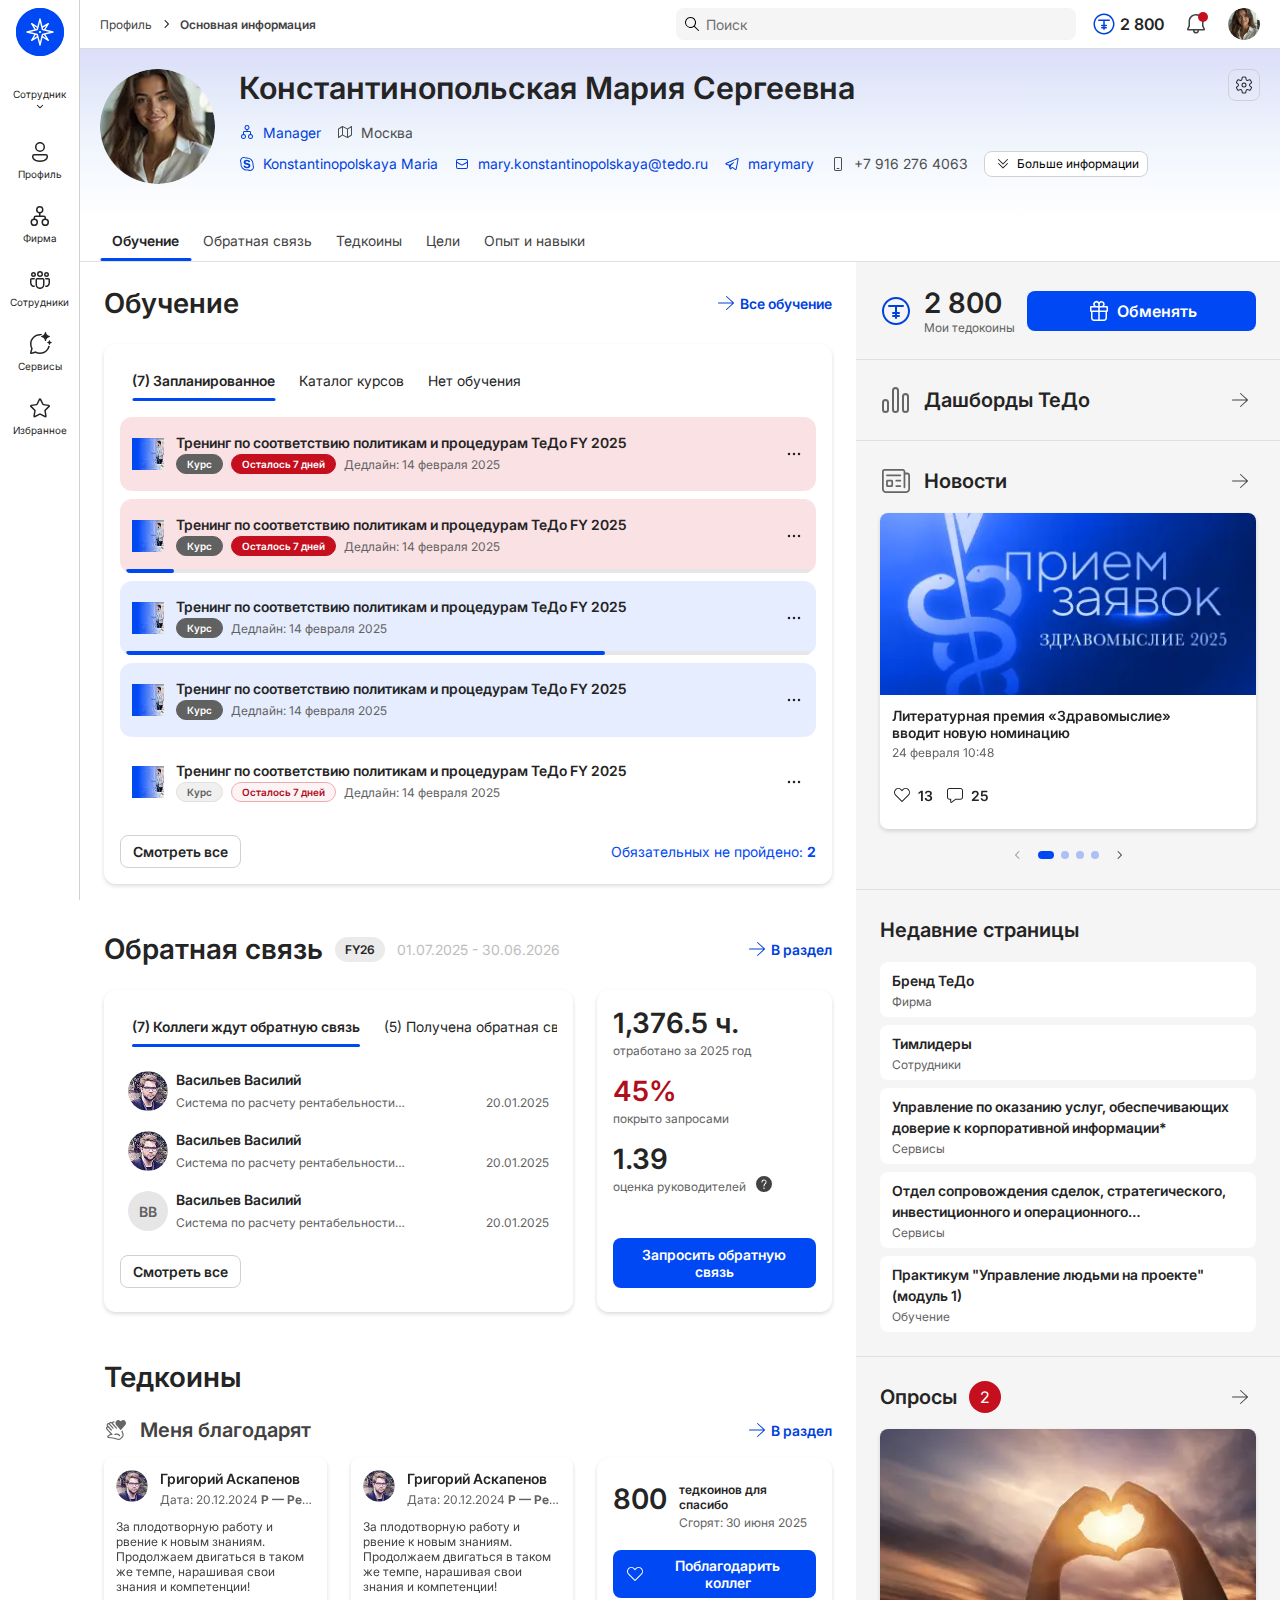
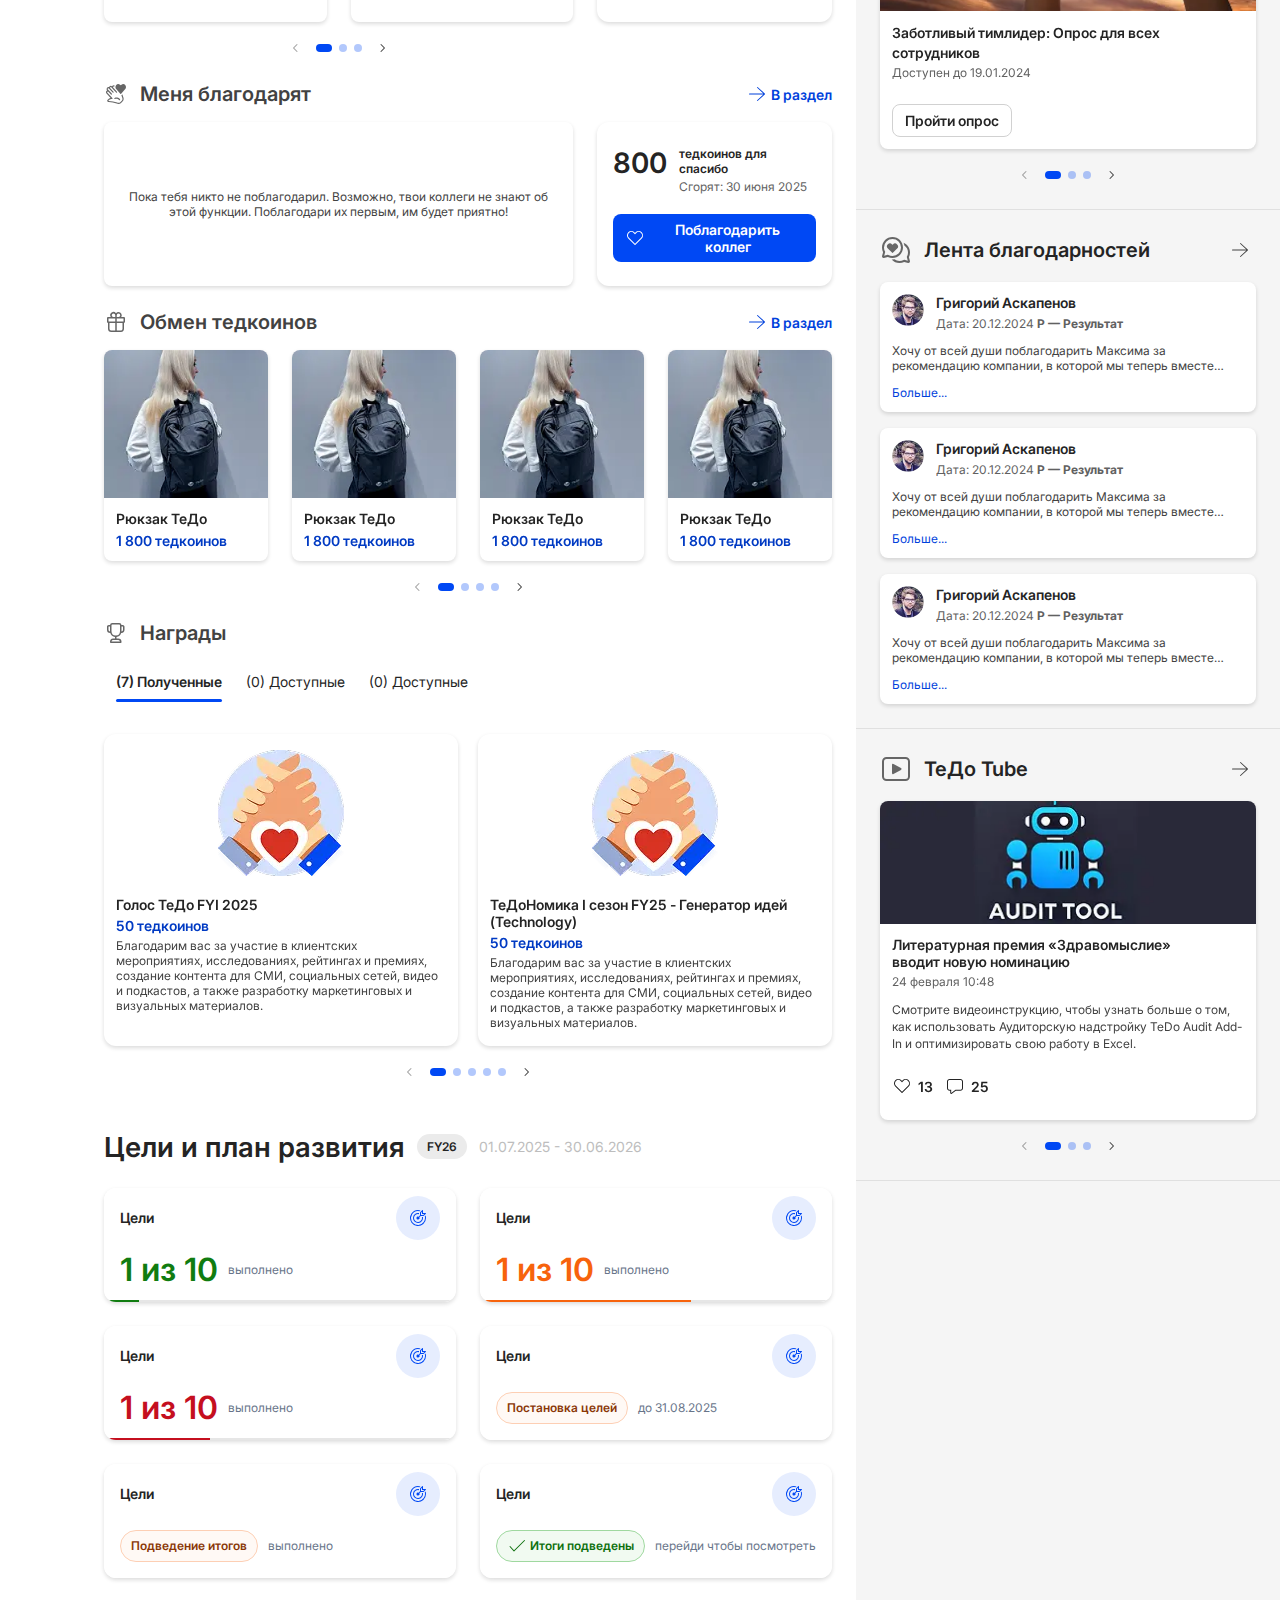
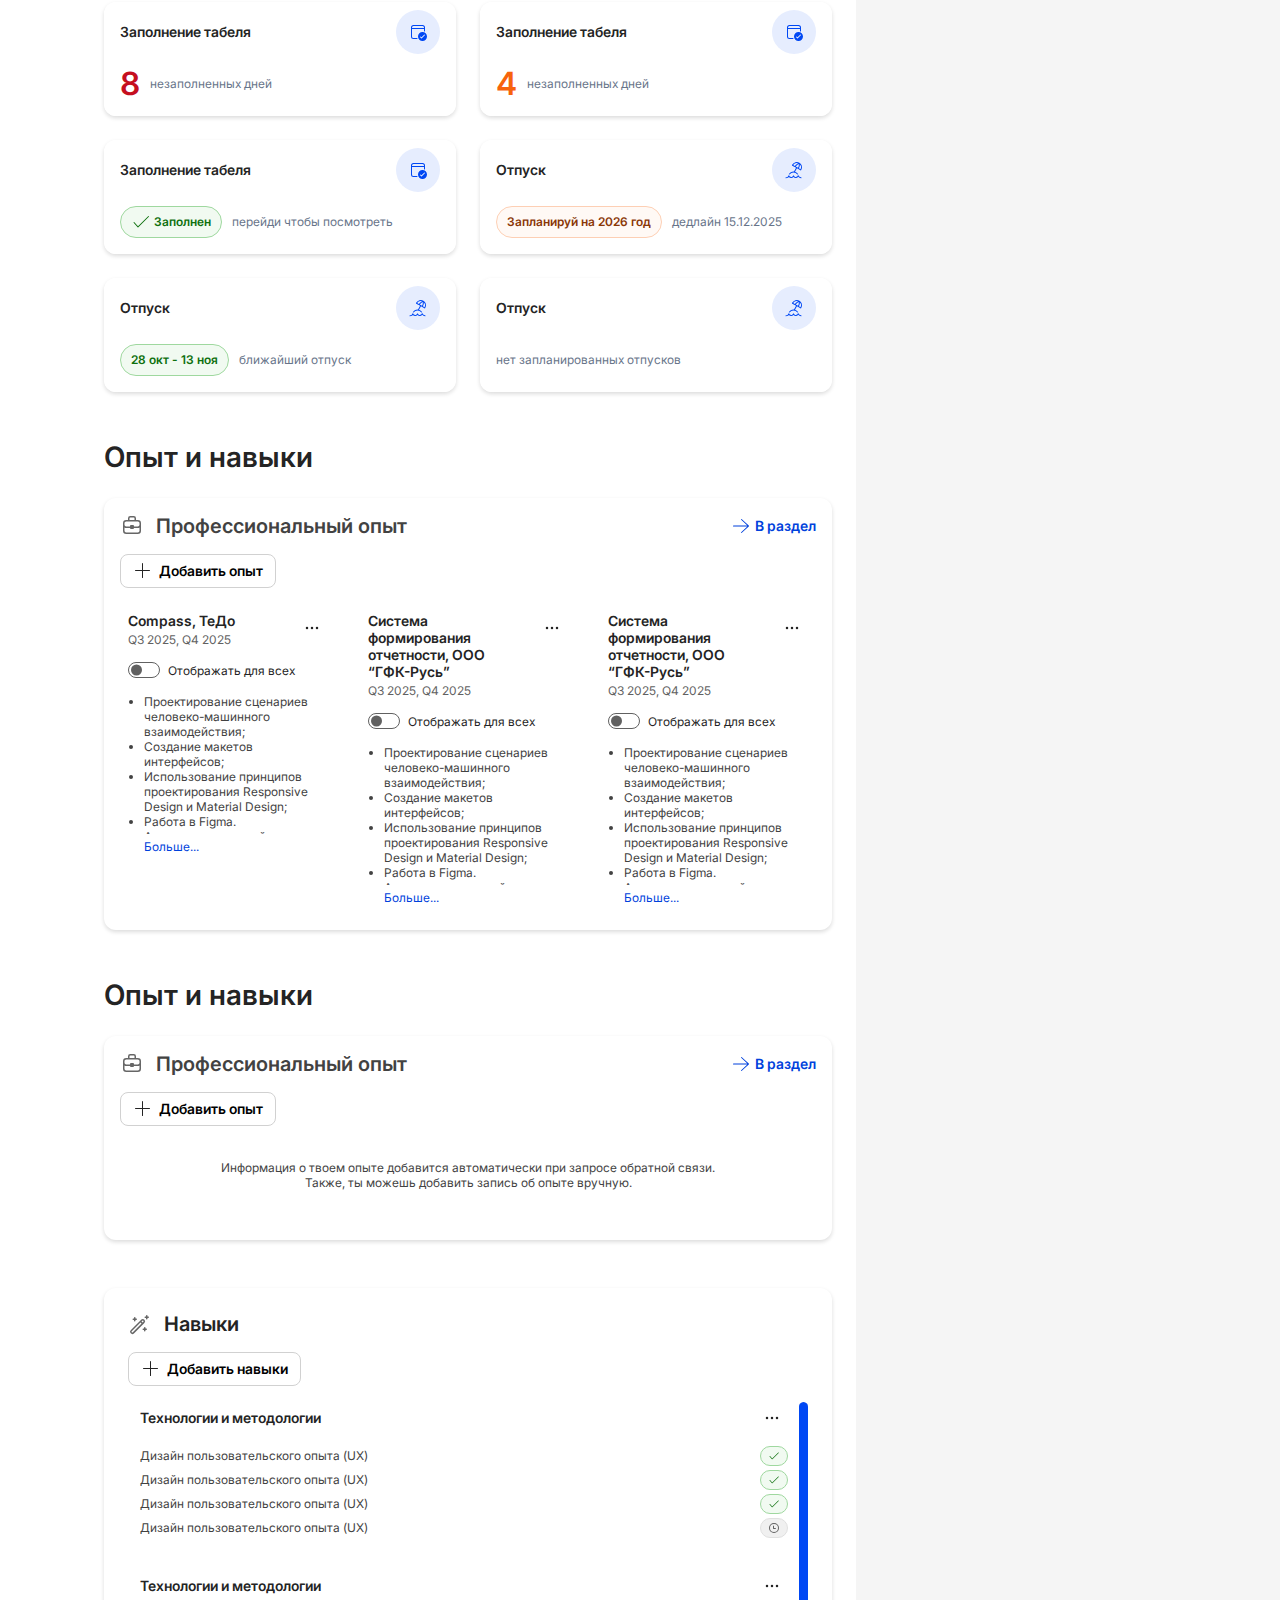
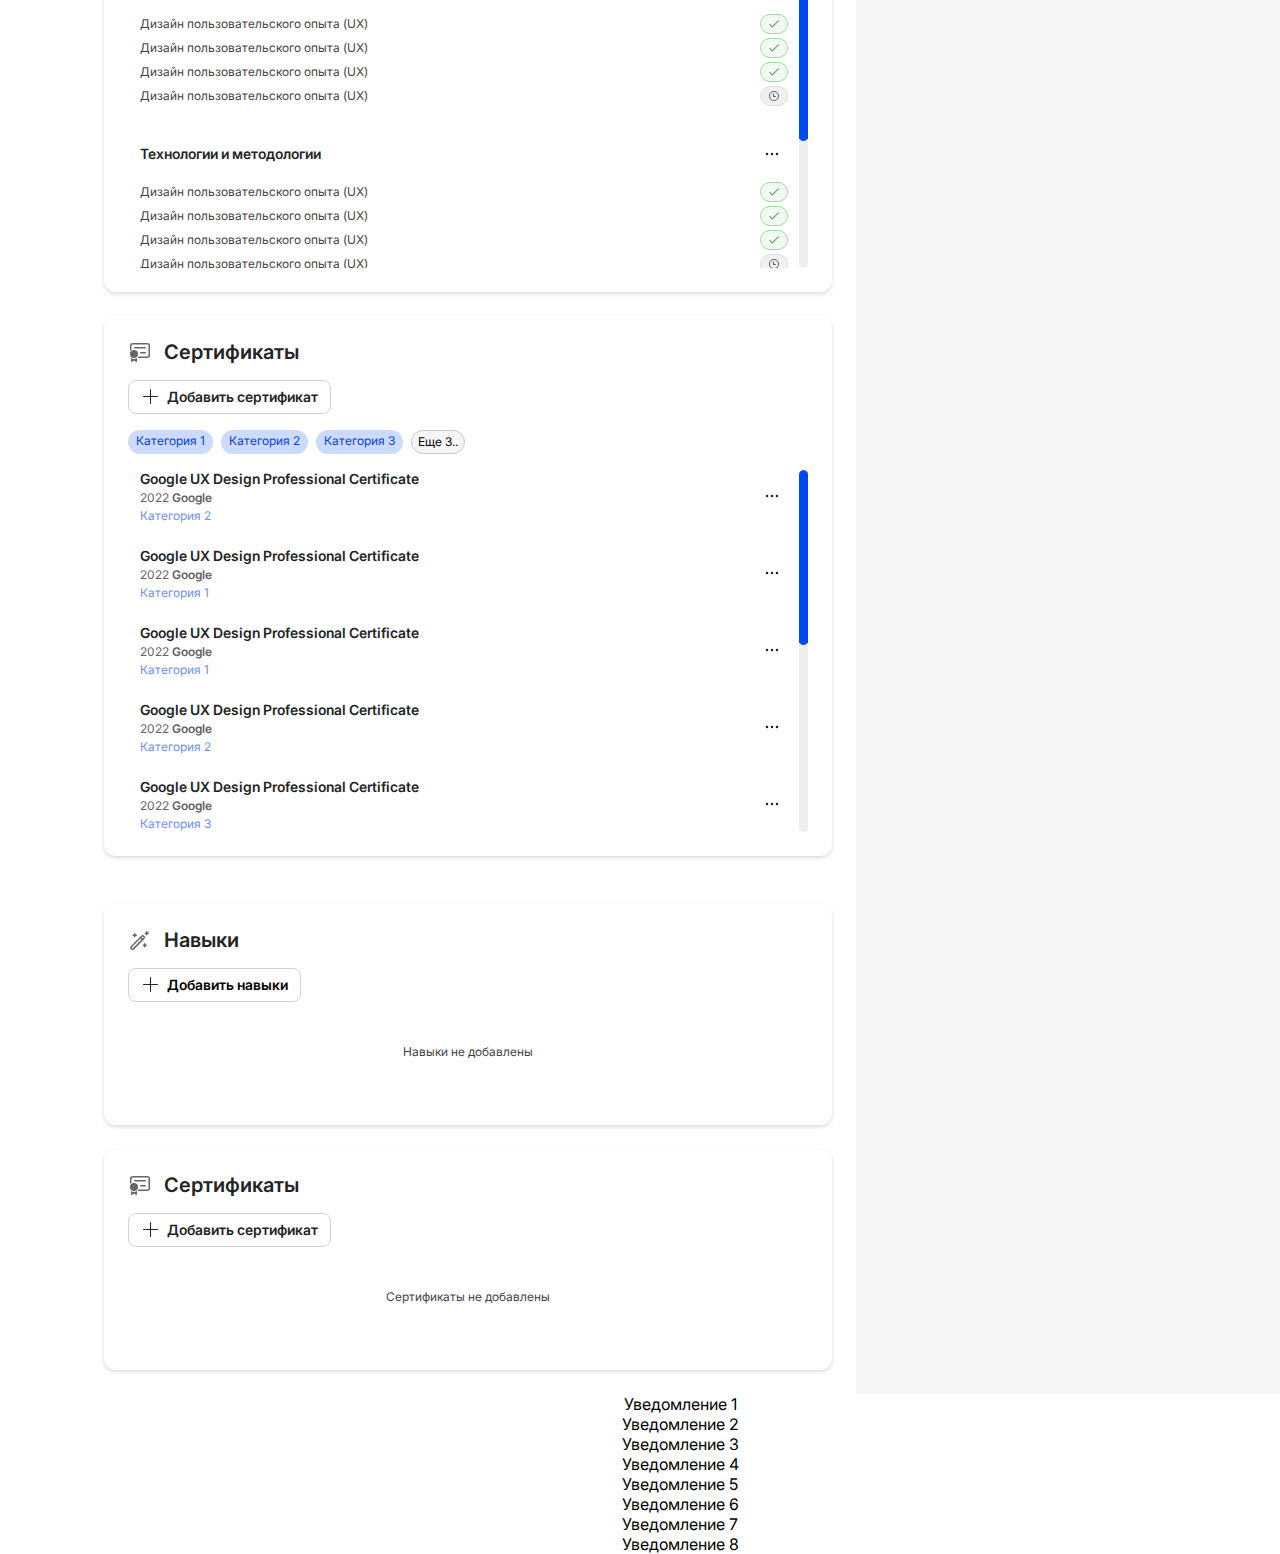
<file: index.html>
<!DOCTYPE html>
<html lang="ru">

<head>
    <meta charset="UTF-8">
    <meta name="viewport" content="width=device-width, initial-scale=1.0">
    <link rel="stylesheet" href="css/style.min.css?_v=20250818145822" />
    <script src="https://cdnjs.cloudflare.com/ajax/libs/jquery/3.7.1/jquery.min.js?_v=20250818145822"
        integrity="sha512-v2CJ7UaYy4JwqLDIrZUI/4hqeoQieOmAZNXBeQyjo21dadnwR+8ZaIJVT8EE2iyI61OV8e6M8PP2/4hpQINQ/g=="
        crossorigin="anonymous" referrerpolicy="no-referrer"></script>
    <title>Главная</title>
</head>

<body>

    <div class="wrapper">

        <div class="homepage">
            <div class="homepage__panel homepage-panel">
                <a href="#" class="homepage-panel__logo">
                    <img src="img/logo.svg" alt="Logo">
                </a>
                <div class="homepage-panel__select">
                    <div class="homepage-panel__current">Сотрудник</div>
                    <div class="homepage-panel__roles">
                        <a href="#" class="homepage-panel__role active">Сотрудник</a>
                        <a href="#" class="homepage-panel__role">Тимлидер</a>
                    </div>
                </div>
                <div class="homepage-panel__menu homepage-menu">
                    <nav class="homepage-menu__body">
                        <ul class="homepage-menu__list">
                            <li class="homepage-menu__item" data-menu="profile">
                                <a href="#" class="homepage-menu__link">
                                    <svg>
                                        <use href="img/icons/icons.svg#profile"></use>
                                    </svg>
                                    Профиль
                                </a>
                            </li>
                            <li class="homepage-menu__item" data-menu="corp">
                                <a href="#" class="homepage-menu__link">
                                    <svg>
                                        <use href="img/icons/icons.svg#firm"></use>
                                    </svg>
                                    Фирма
                                </a>
                            </li>
                            <li class="homepage-menu__item">
                                <a href="#" class="homepage-menu__link">
                                    <svg>
                                        <use href="img/icons/icons.svg#employees"></use>
                                    </svg>
                                    Сотрудники
                                </a>
                            </li>
                            <li class="homepage-menu__item">
                                <a href="#" class="homepage-menu__link">
                                    <svg>
                                        <use href="img/icons/icons.svg#services"></use>
                                    </svg>
                                    Сервисы
                                </a>
                            </li>
                            <li class="homepage-menu__item">
                                <a href="#" class="homepage-menu__link">
                                    <svg>
                                        <use href="img/icons/icons.svg#favorite"></use>
                                    </svg>
                                    Избранное
                                </a>
                            </li>
                        </ul>
                    </nav>
                </div>
                <div class="homepage-panel__submenu homepage-submenu">
                    <div class="homepage-submenu__body">
                        <nav class="homepage-submenu__block" data-submenu="profile">
                            <h3 class="homepage-submenu__title">Профиль</h3>
                            <ul class="homepage-submenu__list">
                                <li class="homepage-submenu__item">
                                    <a href="#" class="homepage-submenu__link">Один</a>
                                </li>
                                <li class="homepage-submenu__item">
                                    <a href="#" class="homepage-submenu__link">Два</a>
                                </li>
                                <li class="homepage-submenu__item">
                                    <a href="#" class="homepage-submenu__link">Три</a>
                                    <button type="button" class="homepage-submenu__btn" title="More">
                                        <svg>
                                            <use href="img/icons/icons.svg#arrow2_home"></use>
                                        </svg>
                                    </button>
                                    <div class="homepage-submenu__level2">
                                        <ul class="homepage-submenu__list">
                                            <li class="homepage-submenu__item">
                                                <a href="#" class="homepage-submenu__link">Один</a>
                                            </li>
                                            <li class="homepage-submenu__item">
                                                <a href="#" class="homepage-submenu__link">Два</a>
                                            </li>
                                            <li class="homepage-submenu__item">
                                                <a href="#" class="homepage-submenu__link">Три</a>
                                                <button type="button" class="homepage-submenu__btn" title="More">
                                                    <svg>
                                                        <use href="img/icons/icons.svg#arrow2_home"></use>
                                                    </svg>
                                                </button>
                                                <div class="homepage-submenu__level2">
                                                    <ul class="homepage-submenu__list">
                                                        <li class="homepage-submenu__item">
                                                            <a href="#" class="homepage-submenu__link">Один</a>
                                                        </li>
                                                        <li class="homepage-submenu__item">
                                                            <a href="#" class="homepage-submenu__link">Два</a>
                                                        </li>
                                                        <li class="homepage-submenu__item">
                                                            <a href="#" class="homepage-submenu__link">Три</a>
                                                        </li>
                                                        <li class="homepage-submenu__item">
                                                            <a href="#" class="homepage-submenu__link">Четыре</a>
                                                        </li>
                                                        <li class="homepage-submenu__item">
                                                            <a href="#" class="homepage-submenu__link">Пять</a>
                                                        </li>
                                                    </ul>
                                                </div>
                                            </li>
                                            <li class="homepage-submenu__item">
                                                <a href="#" class="homepage-submenu__link">Четыре</a>
                                            </li>
                                            <li class="homepage-submenu__item">
                                                <a href="#" class="homepage-submenu__link">Пять</a>
                                            </li>
                                        </ul>
                                    </div>
                                </li>
                                <li class="homepage-submenu__item">
                                    <a href="#" class="homepage-submenu__link">Четыре</a>
                                </li>
                                <li class="homepage-submenu__item">
                                    <a href="#" class="homepage-submenu__link">Пять</a>
                                </li>
                                <li class="homepage-submenu__item">
                                    <a href="#" class="homepage-submenu__link">Шесть</a>
                                    <button type="button" class="homepage-submenu__btn" title="More">
                                        <svg>
                                            <use href="img/icons/icons.svg#arrow2_home"></use>
                                        </svg>
                                    </button>
                                    <div class="homepage-submenu__level2">
                                        <ul class="homepage-submenu__list">
                                            <li class="homepage-submenu__item">
                                                <a href="#" class="homepage-submenu__link">Один</a>
                                            </li>
                                            <li class="homepage-submenu__item">
                                                <a href="#" class="homepage-submenu__link">Два</a>
                                            </li>
                                            <li class="homepage-submenu__item">
                                                <a href="#" class="homepage-submenu__link">Три</a>
                                            </li>
                                            <li class="homepage-submenu__item">
                                                <a href="#" class="homepage-submenu__link">Четыре</a>
                                            </li>
                                            <li class="homepage-submenu__item">
                                                <a href="#" class="homepage-submenu__link">Пять</a>
                                            </li>
                                        </ul>
                                    </div>
                                </li>
                                <li class="homepage-submenu__item">
                                    <a href="#" class="homepage-submenu__link">Семь</a>
                                </li>
                                <li class="homepage-submenu__item">
                                    <a href="#" class="homepage-submenu__link">Восемь</a>
                                </li>
                            </ul>
                        </nav>
                        <nav class="homepage-submenu__block" data-submenu="corp">
                            <h3 class="homepage-submenu__title">Фирма</h3>
                            <div class="homepage-submenu__search">
                                <input type="text" placeholder="Поиск по меню">
                                <button class="homepage-submenu__clear">
                                    <svg>
                                        <use href="img/icons/icons.svg#close"></use>
                                    </svg>
                                </button>
                            </div>
                            <ul class="homepage-submenu__list">
                                <li class="homepage-submenu__item">
                                    <a href="#" class="homepage-submenu__link">Один</a>
                                </li>
                                <li class="homepage-submenu__item">
                                    <a href="#" class="homepage-submenu__link">Два</a>
                                </li>
                                <li class="homepage-submenu__item">
                                    <a href="#" class="homepage-submenu__link">Три</a>
                                    <button type="button" class="homepage-submenu__btn" title="More">
                                        <svg>
                                            <use href="img/icons/icons.svg#arrow2_home"></use>
                                        </svg>
                                    </button>
                                    <div class="homepage-submenu__level2">
                                        <ul class="homepage-submenu__list">
                                            <li class="homepage-submenu__item">
                                                <a href="#" class="homepage-submenu__link">Один</a>
                                            </li>
                                            <li class="homepage-submenu__item">
                                                <a href="#" class="homepage-submenu__link">Два</a>
                                                <button type="button" class="homepage-submenu__btn" title="More">
                                                    <svg>
                                                        <use href="img/icons/icons.svg#arrow2_home"></use>
                                                    </svg>
                                                </button>
                                                <div class="homepage-submenu__level2">
                                                    <ul class="homepage-submenu__list">
                                                        <li class="homepage-submenu__item">
                                                            <a href="#" class="homepage-submenu__link">Один</a>
                                                        </li>
                                                        <li class="homepage-submenu__item">
                                                            <a href="#" class="homepage-submenu__link">Два</a>
                                                            <button type="button" class="homepage-submenu__btn"
                                                                title="More">
                                                                <svg>
                                                                    <use href="img/icons/icons.svg#arrow2_home"></use>
                                                                </svg>
                                                            </button>
                                                            <div class="homepage-submenu__level2">
                                                                <ul class="homepage-submenu__list">
                                                                    <li class="homepage-submenu__item">
                                                                        <a href="#"
                                                                            class="homepage-submenu__link">Один</a>
                                                                    </li>
                                                                    <li class="homepage-submenu__item">
                                                                        <a href="#"
                                                                            class="homepage-submenu__link">Два</a>
                                                                    </li>
                                                                    <li class="homepage-submenu__item">
                                                                        <a href="#"
                                                                            class="homepage-submenu__link">Три</a>
                                                                    </li>
                                                                    <li class="homepage-submenu__item">
                                                                        <a href="#"
                                                                            class="homepage-submenu__link">Четыре</a>
                                                                    </li>
                                                                    <li class="homepage-submenu__item">
                                                                        <a href="#"
                                                                            class="homepage-submenu__link">Пять</a>
                                                                    </li>
                                                                </ul>
                                                            </div>
                                                        </li>
                                                        <li class="homepage-submenu__item">
                                                            <a href="#" class="homepage-submenu__link">Три</a>
                                                        </li>
                                                        <li class="homepage-submenu__item">
                                                            <a href="#" class="homepage-submenu__link">Четыре</a>
                                                        </li>
                                                        <li class="homepage-submenu__item">
                                                            <a href="#" class="homepage-submenu__link">Пять</a>
                                                        </li>
                                                    </ul>
                                                </div>
                                            </li>
                                            <li class="homepage-submenu__item">
                                                <a href="#" class="homepage-submenu__link">Три</a>
                                            </li>
                                            <li class="homepage-submenu__item">
                                                <a href="#" class="homepage-submenu__link">Четыре</a>
                                            </li>
                                            <li class="homepage-submenu__item">
                                                <a href="#" class="homepage-submenu__link">Пять</a>
                                            </li>
                                        </ul>
                                    </div>
                                </li>
                                <li class="homepage-submenu__item">
                                    <a href="#" class="homepage-submenu__link">Четыре</a>
                                </li>
                                <li class="homepage-submenu__item">
                                    <a href="#" class="homepage-submenu__link">Пять</a>
                                </li>
                                <li class="homepage-submenu__item">
                                    <a href="#" class="homepage-submenu__link">Шесть</a>
                                    <button type="button" class="homepage-submenu__btn" title="More">
                                        <svg>
                                            <use href="img/icons/icons.svg#arrow2_home"></use>
                                        </svg>
                                    </button>
                                    <div class="homepage-submenu__level2">
                                        <ul class="homepage-submenu__list">
                                            <li class="homepage-submenu__item">
                                                <a href="#" class="homepage-submenu__link">Один</a>
                                            </li>
                                            <li class="homepage-submenu__item">
                                                <a href="#" class="homepage-submenu__link">Два</a>
                                            </li>
                                            <li class="homepage-submenu__item">
                                                <a href="#" class="homepage-submenu__link">Три</a>
                                            </li>
                                            <li class="homepage-submenu__item">
                                                <a href="#" class="homepage-submenu__link">Четыре</a>
                                            </li>
                                            <li class="homepage-submenu__item">
                                                <a href="#" class="homepage-submenu__link">Пять</a>
                                            </li>
                                        </ul>
                                    </div>
                                </li>
                                <li class="homepage-submenu__item">
                                    <a href="#" class="homepage-submenu__link">Семь</a>
                                </li>
                                <li class="homepage-submenu__item">
                                    <a href="#" class="homepage-submenu__link">Восемь</a>
                                </li>
                            </ul>
                        </nav>
                    </div>
                </div>
            </div>
            <div class="homepage__wrapper">
                <div class="homepage__header homepage-header">
                    <div class="homepage-header__options">
                        <a href="#" class="homepage-header__logo">
                            <img src="img/logo.svg" alt="Logo">
                        </a>
                        <div class="homepage-header__select">
                            <div class="homepage-header__current">Сотрудник</div>
                            <div class="homepage-header__roles">
                                <a href="#" class="homepage-header__role active">Сотрудник</a>
                                <a href="#" class="homepage-header__role">Тимлидер</a>
                            </div>
                        </div>
                    </div>
                    <div class="homepage-header__bredcrumbs homepage-bredcrumbs">
                        <div class="homepage-bredcrumbs__wrapper">
                            <a href="#" class="homepage-bredcrumbs__item">Профиль</a>
                            <span class="homepage-bredcrumbs__item">Основная информация</span>
                        </div>
                    </div>
                    <div class="homepage-header__search">
                        <input type="text" placeholder="Поиск">
                    </div>
                    <div class="homepage-header__count">
                        <svg>
                            <use href="img/icons/icons.svg#code"></use>
                        </svg>
                        2 800
                    </div>
                    <a href="#" class="homepage-header__btn" title="Notifications">
                        <svg>
                            <use href="img/icons/icons.svg#alert"></use>
                        </svg>
                    </a>
                    <a href="#" class="homepage-header__profile" title="Profile">
                        <picture><source srcset="img/homepage-main/image.webp" type="image/webp"><img src="img/homepage-main/image.png" alt="Avatar"></picture>
                    </a>
                </div>
                <div class="homepage__main homepage-main">
                    <div class="homepage-main__photo">
                        <picture><source srcset="img/homepage-main/image.webp" type="image/webp"><img src="img/homepage-main/image.png" alt="Avatar"></picture>
                    </div>
                    <h1 class="homepage-main__name">
                        Константинопольская Мария Сергеевна
                    </h1>
                    <div class="homepage-main__contacts">
                        <div class="homepage-main__row">
                            <div class="homepage-main__contact homepage-main__contact_blue">
                                <svg>
                                    <use href="img/icons/icons.svg#organization"></use>
                                </svg>
                                Manager
                            </div>
                            <div class="homepage-main__contact">
                                <svg>
                                    <use href="img/icons/icons.svg#map"></use>
                                </svg>
                                Москва
                            </div>
                        </div>
                        <div class="homepage-main__row">
                            <div class="homepage-main__contact homepage-main__contact_blue">
                                <svg>
                                    <use href="img/icons/icons.svg#skype"></use>
                                </svg>
                                Konstantinopolskaya Maria
                            </div>
                            <div class="homepage-main__contact homepage-main__contact_blue">
                                <svg>
                                    <use href="img/icons/icons.svg#mail"></use>
                                </svg>
                                mary.konstantinopolskaya@tedo.ru
                            </div>
                            <div class="homepage-main__contact homepage-main__contact_blue">
                                <svg>
                                    <use href="img/icons/icons.svg#telegram"></use>
                                </svg>
                                marymary
                            </div>
                            <div class="homepage-main__contact">
                                <svg>
                                    <use href="img/icons/icons.svg#phone"></use>
                                </svg>
                                +7 916 276 4063
                            </div>
                            <button type="button" class="homepage-main__more">
                                <svg>
                                    <use href="img/icons/icons.svg#double-arrow"></use>
                                </svg>
                                Больше информации
                            </button>
                        </div>
                    </div>
                    <div class="homepage-main__details">
                        <div class="homepage-main__hidden">
                            <div class="homepage-main__contacts">
                                <div class="homepage-main__contact homepage-main__contact_blue">
                                    <svg>
                                        <use href="img/icons/icons.svg#skype"></use>
                                    </svg>
                                    Konstantinopolskaya Maria
                                </div>
                                <div class="homepage-main__contact homepage-main__contact_blue">
                                    <svg>
                                        <use href="img/icons/icons.svg#mail"></use>
                                    </svg>
                                    mary.konstantinopolskaya@tedo.ru
                                </div>
                                <div class="homepage-main__contact homepage-main__contact_blue">
                                    <svg>
                                        <use href="img/icons/icons.svg#telegram"></use>
                                    </svg>
                                    marymary
                                </div>
                                <div class="homepage-main__contact homepage-main__contact_blue">
                                    <svg>
                                        <use href="img/icons/icons.svg#phone"></use>
                                    </svg>
                                    +7 916 276 4063
                                </div>
                            </div>
                            <ul class="homepage-main__list">
                                <li class="homepage-main__item">Сегмент <span>Москва</span></li>
                                <li class="homepage-main__item">Платформа: <span>Technology</span></li>
                                <li class="homepage-main__item">Группа: <span>Artificial Intelligence (AIDA)</span></li>
                                <li class="homepage-main__item">Центр затрат: <span>31H</span></li>
                                <li class="homepage-main__item homepage-main__item_blue">HR бизнес-партнер(ы):
                                    <span>Дарья Головко, Евгения Щукина</span>
                                </li>
                                <li class="homepage-main__item homepage-main__item_blue">Тимлидер: <span>Марина
                                        Кубанина</span></li>
                                <li class="homepage-main__item">Номер трудового договора (Staff ID): <span>025147</span>
                                </li>
                                <li class="homepage-main__item">Тип договора: <span>Permanent Contract</span></li>
                                <li class="homepage-main__item">Дата начала трудового договора: <span>04.04.2022</span>
                                </li>
                                <li class="homepage-main__item">Дата первого приема на работу: <span>04.04.2022</span>
                                </li>
                                <li class="homepage-main__item">График работы: <span>Полный</span></li>
                                <li class="homepage-main__item">GUID: <span>psolodovni001</span></li>
                                <li class="homepage-main__item">Образование: <span>Мордовский государственный
                                        университет им. Н.П Огарева, 27.06.2013, специальность - "Реклама"</span></li>
                            </ul>
                            <button type="button" class="homepage-main__less">
                                <svg>
                                    <use href="img/icons/icons.svg#double-arrow"></use>
                                </svg>
                                Скрыть детальную информацию
                            </button>
                        </div>
                    </div>
                    <button type="button" class="homepage-main__btn" title="Settings" data-modal="edit">
                        <svg>
                            <use href="img/icons/icons.svg#settings"></use>
                        </svg>
                    </button>
                </div>
                <div class="homepage__navigation homepage-navigation">
                    <nav class="homepage-navigation__body">
                        <ul class="homepage-navigation__list">
                            <li class="homepage-navigation__item">
                                <a href="#study" class="homepage-navigation__link active">Обучение</a>
                            </li>
                            <li class="homepage-navigation__item">
                                <a href="#feedback" class="homepage-navigation__link">Обратная связь</a>
                            </li>
                            <li class="homepage-navigation__item">
                                <a href="#tedcoins" class="homepage-navigation__link">Тедкоины</a>
                            </li>
                            <li class="homepage-navigation__item">
                                <a href="#goals" class="homepage-navigation__link">Цели</a>
                            </li>
                            <li class="homepage-navigation__item">
                                <a href="#skills" class="homepage-navigation__link">Опыт и навыки</a>
                            </li>
                        </ul>
                    </nav>
                </div>
                <div class="homepage__body">
                    <div class="homepage__content">
                        <div class="homepage__study homepage-study" id="study">
                            <div class="homepage-study__header">
                                <h2 class="homepage-study__title">Обучение</h2>
                                <a href="#" class="homepage-study__more">
                                    <svg>
                                        <use href="img/icons/icons.svg#arrow_home"></use>
                                    </svg>
                                    Все обучение
                                </a>
                            </div>
                            <div class="homepage-study__tabs homepage-tabs">
                                <div class="homepage-tabs__header">
                                    <a href="#study1" class="homepage-tabs__link active">(7) Запланированное</a>
                                    <a href="#study2" class="homepage-tabs__link">Каталог курсов</a>
                                    <a href="#study3" class="homepage-tabs__link">Нет обучения</a>
                                </div>
                                <div class="homepage-tabs__body">
                                    <div id="study1" class="homepage-tabs__block active">
                                        <ul class="homepage-study__list">
                                            <li class="homepage-study__item homepage-study__item_expiring">
                                                <div class="homepage-study__image">
                                                    <picture><source srcset="img/homepage-study/image.webp" type="image/webp"><img src="img/homepage-study/image.png" alt="Image"></picture>
                                                </div>
                                                <div class="homepage-study__info">
                                                    <div class="homepage-study__name">Тренинг по соответствию политикам
                                                        и процедурам ТеДо FY 2025</div>
                                                    <div class="homepage-study__details">
                                                        <div class="homepage-study__type">Курс</div>
                                                        <div class="homepage-study__left">Осталось 7 дней</div>
                                                        <div class="homepage-study__end">Дедлайн: 14 февраля 2025 </div>
                                                    </div>
                                                </div>
                                                <div class="homepage-study__options">
                                                    <button type="button" class="homepage-study__btn" title="Options">
                                                        <svg>
                                                            <use href="img/icons/icons.svg#options"></use>
                                                        </svg>
                                                    </button>
                                                    <div class="homepage-study__menu">
                                                        <a href="#" class="homepage-study__link">
                                                            <svg>
                                                                <use href="img/icons/icons.svg#arrow_home"></use>
                                                            </svg>
                                                            Перейти
                                                        </a>
                                                        <a href="#" class="homepage-study__link">
                                                            <svg>
                                                                <use href="img/icons/icons.svg#cancel"></use>
                                                            </svg>
                                                            Отменить
                                                        </a>
                                                        <a href="#" class="homepage-study__link">
                                                            <svg>
                                                                <use href="img/icons/icons.svg#favorite"></use>
                                                            </svg>
                                                            В избранное
                                                        </a>
                                                    </div>
                                                </div>
                                            </li>
                                            <li class="homepage-study__item homepage-study__item_expiring">
                                                <div class="homepage-study__image">
                                                    <picture><source srcset="img/homepage-study/image.webp" type="image/webp"><img src="img/homepage-study/image.png" alt="Image"></picture>
                                                </div>
                                                <div class="homepage-study__info">
                                                    <div class="homepage-study__name">Тренинг по соответствию политикам
                                                        и процедурам ТеДо FY 2025</div>
                                                    <div class="homepage-study__details">
                                                        <div class="homepage-study__type">Курс</div>
                                                        <div class="homepage-study__left">Осталось 7 дней</div>
                                                        <div class="homepage-study__end">Дедлайн: 14 февраля 2025 </div>
                                                    </div>
                                                </div>
                                                <div class="homepage-study__options">
                                                    <button type="button" class="homepage-study__btn" title="Options">
                                                        <svg>
                                                            <use href="img/icons/icons.svg#options"></use>
                                                        </svg>
                                                    </button>
                                                    <div class="homepage-study__menu">
                                                        <a href="#" class="homepage-study__link">
                                                            <svg>
                                                                <use href="img/icons/icons.svg#arrow_home"></use>
                                                            </svg>
                                                            Перейти
                                                        </a>
                                                        <a href="#" class="homepage-study__link">
                                                            <svg>
                                                                <use href="img/icons/icons.svg#cancel"></use>
                                                            </svg>
                                                            Отменить
                                                        </a>
                                                        <a href="#" class="homepage-study__link">
                                                            <svg>
                                                                <use href="img/icons/icons.svg#favorite"></use>
                                                            </svg>
                                                            В избранное
                                                        </a>
                                                    </div>
                                                </div>
                                                <div class="homepage-study__progress" data-progress="7">
                                                    <div class="homepage-study__bar"></div>
                                                </div>
                                            </li>
                                            <li class="homepage-study__item homepage-study__item_added">
                                                <div class="homepage-study__image">
                                                    <picture><source srcset="img/homepage-study/image.webp" type="image/webp"><img src="img/homepage-study/image.png" alt="Image"></picture>
                                                </div>
                                                <div class="homepage-study__info">
                                                    <div class="homepage-study__name">Тренинг по соответствию политикам
                                                        и процедурам ТеДо FY 2025</div>
                                                    <div class="homepage-study__details">
                                                        <div class="homepage-study__type">Курс</div>
                                                        <div class="homepage-study__end">Дедлайн: 14 февраля 2025 </div>
                                                    </div>
                                                </div>
                                                <div class="homepage-study__options">
                                                    <button type="button" class="homepage-study__btn" title="Options">
                                                        <svg>
                                                            <use href="img/icons/icons.svg#options"></use>
                                                        </svg>
                                                    </button>
                                                    <div class="homepage-study__menu">
                                                        <a href="#" class="homepage-study__link">
                                                            <svg>
                                                                <use href="img/icons/icons.svg#arrow_home"></use>
                                                            </svg>
                                                            Перейти
                                                        </a>
                                                        <a href="#" class="homepage-study__link">
                                                            <svg>
                                                                <use href="img/icons/icons.svg#cancel"></use>
                                                            </svg>
                                                            Отменить
                                                        </a>
                                                        <a href="#" class="homepage-study__link">
                                                            <svg>
                                                                <use href="img/icons/icons.svg#favorite"></use>
                                                            </svg>
                                                            В избранное
                                                        </a>
                                                    </div>
                                                </div>
                                                <div class="homepage-study__progress" data-progress="70">
                                                    <div class="homepage-study__bar"></div>
                                                </div>
                                            </li>
                                            <li class="homepage-study__item homepage-study__item_added">
                                                <div class="homepage-study__image">
                                                    <picture><source srcset="img/homepage-study/image.webp" type="image/webp"><img src="img/homepage-study/image.png" alt="Image"></picture>
                                                </div>
                                                <div class="homepage-study__info">
                                                    <div class="homepage-study__name">Тренинг по соответствию политикам
                                                        и процедурам ТеДо FY 2025</div>
                                                    <div class="homepage-study__details">
                                                        <div class="homepage-study__type">Курс</div>
                                                        <div class="homepage-study__end">Дедлайн: 14 февраля 2025 </div>
                                                    </div>
                                                </div>
                                                <div class="homepage-study__options">
                                                    <button type="button" class="homepage-study__btn" title="Options">
                                                        <svg>
                                                            <use href="img/icons/icons.svg#options"></use>
                                                        </svg>
                                                    </button>
                                                    <div class="homepage-study__menu">
                                                        <a href="#" class="homepage-study__link">
                                                            <svg>
                                                                <use href="img/icons/icons.svg#arrow_home"></use>
                                                            </svg>
                                                            Перейти
                                                        </a>
                                                        <a href="#" class="homepage-study__link">
                                                            <svg>
                                                                <use href="img/icons/icons.svg#cancel"></use>
                                                            </svg>
                                                            Отменить
                                                        </a>
                                                        <a href="#" class="homepage-study__link">
                                                            <svg>
                                                                <use href="img/icons/icons.svg#favorite"></use>
                                                            </svg>
                                                            В избранное
                                                        </a>
                                                    </div>
                                                </div>
                                            </li>
                                            <li class="homepage-study__item">
                                                <div class="homepage-study__image">
                                                    <picture><source srcset="img/homepage-study/image.webp" type="image/webp"><img src="img/homepage-study/image.png" alt="Image"></picture>
                                                </div>
                                                <div class="homepage-study__info">
                                                    <div class="homepage-study__name">Тренинг по соответствию политикам
                                                        и процедурам ТеДо FY 2025</div>
                                                    <div class="homepage-study__details">
                                                        <div class="homepage-study__type">Курс</div>
                                                        <div class="homepage-study__left">Осталось 7 дней</div>
                                                        <div class="homepage-study__end">Дедлайн: 14 февраля 2025 </div>
                                                    </div>
                                                </div>
                                                <div class="homepage-study__options">
                                                    <button type="button" class="homepage-study__btn" title="Options">
                                                        <svg>
                                                            <use href="img/icons/icons.svg#options"></use>
                                                        </svg>
                                                    </button>
                                                    <div class="homepage-study__menu">
                                                        <a href="#" class="homepage-study__link">
                                                            <svg>
                                                                <use href="img/icons/icons.svg#arrow_home"></use>
                                                            </svg>
                                                            Перейти
                                                        </a>
                                                        <a href="#" class="homepage-study__link">
                                                            <svg>
                                                                <use href="img/icons/icons.svg#cancel"></use>
                                                            </svg>
                                                            Отменить
                                                        </a>
                                                        <a href="#" class="homepage-study__link">
                                                            <svg>
                                                                <use href="img/icons/icons.svg#favorite"></use>
                                                            </svg>
                                                            В избранное
                                                        </a>
                                                    </div>
                                                </div>
                                            </li>
                                        </ul>
                                        <div class="homepage-study__footer">
                                            <a href="#" class="homepage-study__all">
                                                Смотреть все
                                            </a>
                                            <div class="homepage-study__required">
                                                Обязательных не пройдено: <span>2</span>
                                            </div>
                                        </div>
                                    </div>
                                    <div id="study2" class="homepage-tabs__block">
                                        <ul class="homepage-study__list">
                                            <li class="homepage-study__item">
                                                <div class="homepage-study__image">
                                                    <picture><source srcset="img/homepage-study/image.webp" type="image/webp"><img src="img/homepage-study/image.png" alt="Image"></picture>
                                                </div>
                                                <div class="homepage-study__info">
                                                    <div class="homepage-study__name">Тренинг по соответствию политикам
                                                        и процедурам ТеДо FY 2025</div>
                                                    <div class="homepage-study__details">
                                                        <div class="homepage-study__type">Курс</div>
                                                    </div>
                                                </div>
                                                <div class="homepage-study__options">
                                                    <button type="button" class="homepage-study__btn" title="Options">
                                                        <svg>
                                                            <use href="img/icons/icons.svg#options"></use>
                                                        </svg>
                                                    </button>
                                                    <div class="homepage-study__menu">
                                                        <a href="#" class="homepage-study__link">
                                                            <svg>
                                                                <use href="img/icons/icons.svg#description"></use>
                                                            </svg>
                                                            Посмотреть описание
                                                        </a>
                                                        <a href="#" class="homepage-study__link">
                                                            <svg>
                                                                <use href="img/icons/icons.svg#favorite"></use>
                                                            </svg>
                                                            В избранное
                                                        </a>
                                                    </div>
                                                </div>
                                            </li>
                                            <li class="homepage-study__item">
                                                <div class="homepage-study__image">
                                                    <picture><source srcset="img/homepage-study/image.webp" type="image/webp"><img src="img/homepage-study/image.png" alt="Image"></picture>
                                                </div>
                                                <div class="homepage-study__info">
                                                    <div class="homepage-study__name">Тренинг по соответствию политикам
                                                        и процедурам ТеДо FY 2025</div>
                                                    <div class="homepage-study__details">
                                                        <div class="homepage-study__type">Курс</div>
                                                    </div>
                                                </div>
                                                <div class="homepage-study__options">
                                                    <button type="button" class="homepage-study__btn" title="Options">
                                                        <svg>
                                                            <use href="img/icons/icons.svg#options"></use>
                                                        </svg>
                                                    </button>
                                                    <div class="homepage-study__menu">
                                                        <a href="#" class="homepage-study__link">
                                                            <svg>
                                                                <use href="img/icons/icons.svg#description"></use>
                                                            </svg>
                                                            Посмотреть описание
                                                        </a>
                                                        <a href="#" class="homepage-study__link">
                                                            <svg>
                                                                <use href="img/icons/icons.svg#favorite"></use>
                                                            </svg>
                                                            В избранное
                                                        </a>
                                                    </div>
                                                </div>
                                            </li>
                                            <li class="homepage-study__item">
                                                <div class="homepage-study__image">
                                                    <picture><source srcset="img/homepage-study/image.webp" type="image/webp"><img src="img/homepage-study/image.png" alt="Image"></picture>
                                                </div>
                                                <div class="homepage-study__info">
                                                    <div class="homepage-study__name">Тренинг по соответствию политикам
                                                        и процедурам ТеДо FY 2025</div>
                                                    <div class="homepage-study__details">
                                                        <div class="homepage-study__type">Курс</div>
                                                    </div>
                                                </div>
                                                <div class="homepage-study__options">
                                                    <button type="button" class="homepage-study__btn" title="Options">
                                                        <svg>
                                                            <use href="img/icons/icons.svg#options"></use>
                                                        </svg>
                                                    </button>
                                                    <div class="homepage-study__menu">
                                                        <a href="#" class="homepage-study__link">
                                                            <svg>
                                                                <use href="img/icons/icons.svg#description"></use>
                                                            </svg>
                                                            Посмотреть описание
                                                        </a>
                                                        <a href="#" class="homepage-study__link">
                                                            <svg>
                                                                <use href="img/icons/icons.svg#favorite"></use>
                                                            </svg>
                                                            В избранное
                                                        </a>
                                                    </div>
                                                </div>
                                            </li>
                                            <li class="homepage-study__item">
                                                <div class="homepage-study__image">
                                                    <picture><source srcset="img/homepage-study/image.webp" type="image/webp"><img src="img/homepage-study/image.png" alt="Image"></picture>
                                                </div>
                                                <div class="homepage-study__info">
                                                    <div class="homepage-study__name">Тренинг по соответствию политикам
                                                        и процедурам ТеДо FY 2025</div>
                                                    <div class="homepage-study__details">
                                                        <div class="homepage-study__type">Курс</div>
                                                    </div>
                                                </div>
                                                <div class="homepage-study__options">
                                                    <button type="button" class="homepage-study__btn" title="Options">
                                                        <svg>
                                                            <use href="img/icons/icons.svg#options"></use>
                                                        </svg>
                                                    </button>
                                                    <div class="homepage-study__menu">
                                                        <a href="#" class="homepage-study__link">
                                                            <svg>
                                                                <use href="img/icons/icons.svg#description"></use>
                                                            </svg>
                                                            Посмотреть описание
                                                        </a>
                                                        <a href="#" class="homepage-study__link">
                                                            <svg>
                                                                <use href="img/icons/icons.svg#favorite"></use>
                                                            </svg>
                                                            В избранное
                                                        </a>
                                                    </div>
                                                </div>
                                            </li>
                                        </ul>
                                        <div class="homepage-study__footer">
                                            <a href="#" class="homepage-study__all">
                                                Смотреть все
                                            </a>
                                        </div>
                                    </div>
                                    <div id="study3" class="homepage-tabs__block">
                                        <p class="homepage-study__empty">
                                            У тебя нет запланированного обучения. <br>
                                            Запишись на интересующие тебя курсы и тренинги в <a href="#">каталоге
                                                курсов</a>, чтобы начать обучение.
                                        </p>
                                    </div>
                                </div>
                            </div>
                        </div>
                        <div class="homepage__mob">
                            <div class="homepage__news homepage-news">
                                <div class="homepage-news__header">
                                    <h2 class="homepage-news__title">
                                        <svg>
                                            <use href="img/icons/icons.svg#news"></use>
                                        </svg>
                                        Новости
                                    </h2>
                                    <a href="#" class="homepage-news__btn">
                                        <svg>
                                            <use href="img/icons/icons.svg#arrow_home"></use>
                                        </svg>
                                    </a>
                                </div>
                                <a href="#" class="homepage-news__slide">
                                    <article class="homepage-news__article">
                                        <div class="homepage-news__image">
                                            <picture><source srcset="img/homepage-news/Image.webp" type="image/webp"><img src="img/homepage-news/Image.png" alt="Image"></picture>
                                        </div>
                                        <h3 class="homepage-news__name">
                                            Литературная премия «Здравомыслие» вводит новую номинацию
                                        </h3>
                                        <time class="homepage-news__time" datetime="2025-02-24">24 февраля
                                            10:48</time>
                                        <div class="homepage-news__info">
                                            <div class="homepage-news__item">
                                                <svg>
                                                    <use href="img/icons/icons.svg#heart"></use>
                                                </svg>
                                                13
                                            </div>
                                            <div class="homepage-news__item">
                                                <svg>
                                                    <use href="img/icons/icons.svg#comment"></use>
                                                </svg>
                                                25
                                            </div>
                                        </div>
                                    </article>
                                </a>
                            </div>
                            <div class="homepage__pages homepage-pages">
                                <h2 class="homepage-pages__title">Недавние страницы</h2>
                                <ul class="homepage-pages__list">
                                    <li class="homepage-pages__item">
                                        <h3 class="homepage-pages__name">
                                            Бренд ТеДо
                                        </h3>
                                        <p class="homepage-pages__category">
                                            Фирма
                                        </p>
                                    </li>
                                    <li class="homepage-pages__item">
                                        <h3 class="homepage-pages__name">
                                            Тимлидеры
                                        </h3>
                                        <p class="homepage-pages__category">
                                            Сотрудники
                                        </p>
                                    </li>
                                    <li class="homepage-pages__item">
                                        <h3 class="homepage-pages__name">
                                            Управление по оказанию услуг, обеспечивающих доверие к корпоративной
                                            информации*
                                        </h3>
                                        <p class="homepage-pages__category">
                                            Сервисы
                                        </p>
                                    </li>
                                    <li class="homepage-pages__item">
                                        <h3 class="homepage-pages__name">
                                            Отдел сопровождения сделок, стратегического, инвестиционного и операционного
                                            консультирования
                                        </h3>
                                        <p class="homepage-pages__category">
                                            Сервисы
                                        </p>
                                    </li>
                                    <li class="homepage-pages__item">
                                        <h3 class="homepage-pages__name">
                                            Практикум "Управление людьми на проекте" (модуль 1)
                                        </h3>
                                        <p class="homepage-pages__category">
                                            Обучение
                                        </p>
                                    </li>
                                </ul>
                            </div>
                            <div class="homepage__quiz homepage-quiz">
                                <div class="homepage-quiz__header">
                                    <h2 class="homepage-quiz__title">Опросы</h2>
                                    <div class="homepage-quiz__extra">
                                        <span class="homepage-quiz__label">2</span>
                                    </div>
                                    <a href="#" class="homepage-quiz__link" title="All">
                                        <svg>
                                            <use href="img/icons/icons.svg#arrow_home"></use>
                                        </svg>
                                    </a>
                                </div>
                                <div class="homepage-quiz__slide">
                                    <div class="homepage-quiz__image">
                                        <picture><source srcset="img/homepage-quiz/Image.webp" type="image/webp"><img src="img/homepage-quiz/Image.png" alt="Image"></picture>
                                    </div>
                                    <div class="homepage-quiz__name">
                                        Заботливый тимлидер: Опрос для всех сотрудников
                                    </div>
                                    <div class="homepage-quiz__date">
                                        Доступен до <time datetime="2024-01-19">19.01.2024</time>
                                    </div>
                                    <a href="#" class="homepage-quiz__btn">Пройти опрос</a>
                                </div>
                            </div>
                            <div class="homepage__thanks homepage-thanks">
                                <div class="homepage-thanks__header">
                                    <h2 class="homepage-thanks__title">
                                        <svg>
                                            <use href="img/icons/icons.svg#hearts"></use>
                                        </svg>
                                        Лента благодарностей
                                    </h2>
                                    <a href="#" class="homepage-thanks__btn">
                                        <svg>
                                            <use href="img/icons/icons.svg#arrow_home"></use>
                                        </svg>
                                    </a>
                                </div>
                                <ul class="homepage-thanks__list">
                                    <li class="homepage-thanks__item">
                                        <div class="homepage-thanks__avatar">
                                            <picture><source srcset="img/homepage-feedback/image.webp" type="image/webp"><img src="img/homepage-feedback/image.png" alt="Image"></picture>
                                        </div>
                                        <div class="homepage-thanks__name">Григорий Аскапенов</div>
                                        <div class="homepage-thanks__info">Дата: 20.12.2024 <b>Р — Результат</b></div>
                                        <div class="homepage-thanks__text">
                                            <p>
                                                Хочу от всей души поблагодарить Максима за рекомендацию компании, в
                                                которой
                                                мы теперь вместе работаем. Уже полгода как я в команде, и каждый день
                                                убеждаюсь, насколько это было важное решение для меня. Спасибо, что
                                                обратил
                                                внимание именно на эту возможность и поддержал меня - твоя вера в мой
                                                потенциал сыграли огромную роль. Чувствую что продолжаю расти
                                                профессионально, и во многом это благодаря тебе.  Большое спасибо за
                                                оказанную поддержку на первом месяце моей работы.
                                            </p>
                                        </div>
                                        <button class="homepage-thanks__more">
                                            <span>Больше...</span>
                                            <span>Меньше</span>
                                        </button>
                                    </li>
                                    <li class="homepage-thanks__item">
                                        <div class="homepage-thanks__avatar">
                                            <picture><source srcset="img/homepage-feedback/image.webp" type="image/webp"><img src="img/homepage-feedback/image.png" alt="Image"></picture>
                                        </div>
                                        <div class="homepage-thanks__name">Григорий Аскапенов</div>
                                        <div class="homepage-thanks__info">Дата: 20.12.2024 <b>Р — Результат</b></div>
                                        <div class="homepage-thanks__text">
                                            <p>
                                                Хочу от всей души поблагодарить Максима за рекомендацию компании, в
                                                которой
                                                мы теперь вместе работаем. Уже полгода как я в команде, и каждый день
                                                убеждаюсь, насколько это было важное решение для меня. Спасибо, что
                                                обратил
                                                внимание именно на эту возможность и поддержал меня - твоя вера в мой
                                                потенциал сыграли огромную роль. Чувствую что продолжаю расти
                                                профессионально, и во многом это благодаря тебе.  Большое спасибо за
                                                оказанную поддержку на первом месяце моей работы.
                                            </p>
                                        </div>
                                        <button class="homepage-thanks__more">
                                            <span>Больше...</span>
                                            <span>Меньше</span>
                                        </button>
                                    </li>
                                </ul>
                            </div>
                            <div class="homepage__tube homepage-tube">
                                <div class="homepage-tube__header">
                                    <h2 class="homepage-tube__title">
                                        <svg>
                                            <use href="img/icons/icons.svg#video"></use>
                                        </svg>
                                        ТеДо Tube
                                    </h2>
                                    <a href="#" class="homepage-tube__btn">
                                        <svg>
                                            <use href="img/icons/icons.svg#arrow_home"></use>
                                        </svg>
                                    </a>
                                </div>
                                <a href="#" class="homepage-tube__slide">
                                    <article class="homepage-tube__article">
                                        <div class="homepage-tube__image">
                                            <picture><source srcset="img/homepage-tube/Image.webp" type="image/webp"><img src="img/homepage-tube/Image.png" alt="Image"></picture>
                                        </div>
                                        <h3 class="homepage-tube__name">
                                            Литературная премия «Здравомыслие» вводит новую номинацию
                                        </h3>
                                        <time class="homepage-tube__time" datetime="2025-02-24">24 февраля
                                            10:48</time>
                                        <p class="homepage-tube__text">
                                            Смотрите видеоинструкцию, чтобы узнать больше о том, как использовать
                                            Аудиторскую надстройку TeDo Audit Add-In и оптимизировать свою работу в
                                            Excel.
                                        </p>
                                        <div class="homepage-tube__info">
                                            <div class="homepage-tube__item">
                                                <svg>
                                                    <use href="img/icons/icons.svg#heart"></use>
                                                </svg>
                                                13
                                            </div>
                                            <div class="homepage-tube__item">
                                                <svg>
                                                    <use href="img/icons/icons.svg#comment"></use>
                                                </svg>
                                                25
                                            </div>
                                        </div>
                                    </article>
                                </a>
                            </div>
                        </div>
                        <div class="homepage__feedback homepage-feedback" id="feedback">
                            <div class="homepage-feedback__header">
                                <h2 class="homepage-feedback__title">
                                    Обратная связь
                                </h2>
                                <div class="homepage-feedback__info">
                                    <span class="homepage-feedback__label">FY26</span>
                                    <div class="homepage-feedback__dates">
                                        <time datetime="2025-07-01">01.07.2025</time> - <time
                                            datetime="2026-06-30">30.06.2026</time>
                                    </div>
                                </div>
                                <a href="#" class="homepage-feedback__link">
                                    <svg>
                                        <use href="img/icons/icons.svg#arrow_home"></use>
                                    </svg>
                                    В раздел
                                </a>
                            </div>
                            <div class="homepage-feedback__body">
                                <div class="homepage-feedback__tabs homepage-tabs">
                                    <div class="homepage-tabs__header">
                                        <a href="#feedback1" class="homepage-tabs__link active">(7) Коллеги ждут
                                            обратную связь</a>
                                        <a href="#feedback2" class="homepage-tabs__link">(5) Получена обратная связь</a>
                                        <a href="#feedback3" class="homepage-tabs__link">Коллеги ждут обратную связь
                                            (0)</a>
                                    </div>
                                    <div class="homepage-tabs__body">
                                        <div id="feedback1" class="homepage-tabs__block active">
                                            <ul class="homepage-feedback__list">
                                                <li class="homepage-feedback__item">
                                                    <div class="homepage-feedback__avatar">
                                                        <picture><source srcset="img/homepage-feedback/image.webp" type="image/webp"><img src="img/homepage-feedback/image.png" alt="Image"></picture>
                                                    </div>
                                                    <div class="homepage-feedback__name">Васильев Василий</div>
                                                    <div class="homepage-feedback__desc">
                                                        <p>
                                                            Система по расчету рентабельности инвестиционного проекта с
                                                            учетом множества геологических неопределенностей
                                                        </p>
                                                        <time datetime="2025-01-20">20.01.2025</time>
                                                    </div>
                                                </li>
                                                <li class="homepage-feedback__item">
                                                    <div class="homepage-feedback__avatar">
                                                        <picture><source srcset="img/homepage-feedback/image.webp" type="image/webp"><img src="img/homepage-feedback/image.png" alt="Image"></picture>
                                                    </div>
                                                    <div class="homepage-feedback__name">Васильев Василий</div>
                                                    <div class="homepage-feedback__desc">
                                                        <p>
                                                            Система по расчету рентабельности инвестиционного проекта с
                                                            учетом множества геологических неопределенностей
                                                        </p>
                                                        <time datetime="2025-01-20">20.01.2025</time>
                                                    </div>
                                                </li>
                                                <li class="homepage-feedback__item">
                                                    <div class="homepage-feedback__avatar">
                                                        ВВ
                                                    </div>
                                                    <div class="homepage-feedback__name">Васильев Василий</div>
                                                    <div class="homepage-feedback__desc">
                                                        <p>
                                                            Система по расчету рентабельности инвестиционного проекта с
                                                            учетом множества геологических неопределенностей
                                                        </p>
                                                        <time datetime="2025-01-20">20.01.2025</time>
                                                    </div>
                                                </li>
                                            </ul>
                                            <a href="#" class="homepage-feedback__all">Смотреть все</a>
                                        </div>
                                        <div id="feedback2" class="homepage-tabs__block">
                                            <ul class="homepage-feedback__list">
                                                <li class="homepage-feedback__item">
                                                    <div class="homepage-feedback__avatar">
                                                        <picture><source srcset="img/homepage-feedback/image.webp" type="image/webp"><img src="img/homepage-feedback/image.png" alt="Image"></picture>
                                                    </div>
                                                    <div class="homepage-feedback__name">Васильев Василий</div>
                                                    <div class="homepage-feedback__desc">
                                                        <p>
                                                            Система по расчету рентабельности инвестиционного проекта с
                                                            учетом множества геологических неопределенностей
                                                        </p>
                                                        <time datetime="2025-01-20">20.01.2025</time>
                                                    </div>
                                                    <p class="homepage-feedback__text">
                                                        Рад работать с Полиной, всегда прислушивается к разработке,
                                                        легко найти компромисс. Полина создает удобные и красивые
                                                        интерфейсы, которые приятно разрабатывать :) Полностью
                                                        погружается в контекст, в работу с пользователями и продуктом.
                                                    </p>
                                                </li>
                                                <li class="homepage-feedback__item">
                                                    <div class="homepage-feedback__avatar">
                                                        <picture><source srcset="img/homepage-feedback/image.webp" type="image/webp"><img src="img/homepage-feedback/image.png" alt="Image"></picture>
                                                    </div>
                                                    <div class="homepage-feedback__name">Васильев Василий</div>
                                                    <div class="homepage-feedback__desc">
                                                        <p>
                                                            Система по расчету рентабельности инвестиционного проекта с
                                                            учетом множества геологических неопределенностей
                                                        </p>
                                                        <time datetime="2025-01-20">20.01.2025</time>
                                                    </div>
                                                    <p class="homepage-feedback__text">
                                                        Рад работать с Полиной, всегда прислушивается к разработке,
                                                        легко найти компромисс. Полина создает удобные и красивые
                                                        интерфейсы, которые приятно разрабатывать :) Полностью
                                                        погружается в контекст, в работу с пользователями и продуктом.
                                                    </p>
                                                </li>
                                            </ul>
                                            <a href="#" class="homepage-feedback__all">Смотреть все</a>
                                        </div>
                                        <div id="feedback3" class="homepage-tabs__block">
                                            <div class="homepage-feedback__empty">
                                                <p>Пока никто не запросил у тебя обратную связь.</p>
                                                <p>Обратная связь важна для роста — ты можешь дать ее коллеге по
                                                    собственной инициативе. Для этого, перейди в раздел <a href="#">“Даю
                                                        обратную связь”</a>, выбери сотрудника и тип запроса “по своей
                                                    инициативе”.</p>
                                            </div>
                                        </div>
                                    </div>
                                </div>
                                <div class="homepage-feedback__stat">
                                    <ul class="homepage-feedback__values">
                                        <li class="homepage-feedback__value">
                                            <span>1,376.5 ч.</span>
                                            отработано за 2025 год
                                        </li>
                                        <li class="homepage-feedback__value homepage-feedback__value_accent">
                                            <span>45%</span>
                                            покрыто запросами
                                        </li>
                                        <li class="homepage-feedback__value">
                                            <span>1.39</span>
                                            оценка руководителей
                                            <div class="homepage-feedback__help">
                                                <div class="homepage-feedback__icon">
                                                    <svg>
                                                        <use href="img/icons/icons.svg#question"></use>
                                                    </svg>
                                                </div>
                                                <div class="homepage-feedback__prompt">
                                                    <b>Средневзвешенная оценка результативности по проектам</b> = (часы
                                                    на проекте * оценка руководителей с проекта) / общее количество
                                                    часов, покрытых обратной связью
                                                </div>
                                            </div>
                                        </li>
                                    </ul>
                                    <button type="button" class="homepage-feedback__btn">
                                        Запросить обратную связь
                                    </button>
                                </div>
                            </div>
                        </div>
                        <div class="homepage__tedcoins homepage-tedcoins" id="tedcoins">
                            <h2 class="homepage-tedcoins__title">Тедкоины</h2>
                            <div class="homepage-tedcoins__header">
                                <h3 class="homepage-tedcoins__subtitle">
                                    <svg>
                                        <use href="img/icons/icons.svg#hand"></use>
                                    </svg>
                                    Меня благодарят
                                </h3>
                                <a href="#" class="homepage-tedcoins__link">
                                    <svg>
                                        <use href="img/icons/icons.svg#arrow_home"></use>
                                    </svg>
                                    В раздел
                                </a>
                            </div>
                            <div class="homepage-tedcoins__thanks">
                                <div class="homepage-tedcoins__slider">
                                    <div class="homepage-tedcoins__wrapper swiper-wrapper">
                                        <div class="homepage-tedcoins__slide swiper-slide">
                                            <div class="homepage-tedcoins__avatar">
                                                <picture><source srcset="img/homepage-feedback/image.webp" type="image/webp"><img src="img/homepage-feedback/image.png" alt="Image"></picture>
                                            </div>
                                            <div class="homepage-tedcoins__name">Григорий Аскапенов</div>
                                            <div class="homepage-tedcoins__info">Дата: 20.12.2024 <b>Р — Результат</b>
                                            </div>
                                            <p class="homepage-tedcoins__text">
                                                За плодотворную работу и рвение к новым знаниям. Продолжаем двигаться в
                                                таком же темпе, нарашивая свои знания и компетенции!
                                            </p>
                                        </div>
                                        <div class="homepage-tedcoins__slide swiper-slide">
                                            <div class="homepage-tedcoins__avatar">
                                                <picture><source srcset="img/homepage-feedback/image.webp" type="image/webp"><img src="img/homepage-feedback/image.png" alt="Image"></picture>
                                            </div>
                                            <div class="homepage-tedcoins__name">Григорий Аскапенов</div>
                                            <div class="homepage-tedcoins__info">Дата: 20.12.2024 <b>Р — Результат</b>
                                            </div>
                                            <p class="homepage-tedcoins__text">
                                                За плодотворную работу и рвение к новым знаниям. Продолжаем двигаться в
                                                таком же темпе, нарашивая свои знания и компетенции!
                                            </p>
                                        </div>
                                        <div class="homepage-tedcoins__slide swiper-slide">
                                            <div class="homepage-tedcoins__avatar">
                                                <picture><source srcset="img/homepage-feedback/image.webp" type="image/webp"><img src="img/homepage-feedback/image.png" alt="Image"></picture>
                                            </div>
                                            <div class="homepage-tedcoins__name">Григорий Аскапенов</div>
                                            <div class="homepage-tedcoins__info">Дата: 20.12.2024 <b>Р — Результат</b>
                                            </div>
                                            <p class="homepage-tedcoins__text">
                                                За плодотворную работу и рвение к новым знаниям. Продолжаем двигаться в
                                                таком же темпе, нарашивая свои знания и компетенции!
                                            </p>
                                        </div>
                                        <div class="homepage-tedcoins__slide swiper-slide">
                                            <div class="homepage-tedcoins__avatar">
                                                <picture><source srcset="img/homepage-feedback/image.webp" type="image/webp"><img src="img/homepage-feedback/image.png" alt="Image"></picture>
                                            </div>
                                            <div class="homepage-tedcoins__name">Григорий Аскапенов</div>
                                            <div class="homepage-tedcoins__info">Дата: 20.12.2024 <b>Р — Результат</b>
                                            </div>
                                            <p class="homepage-tedcoins__text">
                                                За плодотворную работу и рвение к новым знаниям. Продолжаем двигаться в
                                                таком же темпе, нарашивая свои знания и компетенции!
                                            </p>
                                        </div>
                                    </div>
                                </div>
                                <div class="homepage-tedcoins__card">
                                    <div class="homepage-tedcoins__extra">
                                        <div class="homepage-tedcoins__value">800</div>
                                        <div class="homepage-tedcoins__for">тедкоинов для спасибо</div>
                                        <div class="homepage-tedcoins__expiring">
                                            Сгорят: <time datetime="2025-06-30">30 июня 2025</time>
                                        </div>
                                    </div>
                                    <button type="button" class="homepage-tedcoins__btn">
                                        <svg>
                                            <use href="img/icons/icons.svg#heart"></use>
                                        </svg>
                                        Поблагодарить коллег
                                    </button>
                                </div>
                                <div class="homepage-tedcoins__controls homepage-controls">
                                    <button type="button" class="homepage-controls__prev" title="Previous">
                                        <svg>
                                            <use href="img/icons/icons.svg#chevron"></use>
                                        </svg>
                                    </button>
                                    <div class="homepage-controls__pagination"></div>
                                    <button type="button" class="homepage-controls__next" title="Next">
                                        <svg>
                                            <use href="img/icons/icons.svg#chevron"></use>
                                        </svg>
                                    </button>
                                </div>
                            </div>
                            <div class="homepage-tedcoins__header">
                                <h3 class="homepage-tedcoins__subtitle">
                                    <svg>
                                        <use href="img/icons/icons.svg#hand"></use>
                                    </svg>
                                    Меня благодарят
                                </h3>
                                <a href="#" class="homepage-tedcoins__link">
                                    <svg>
                                        <use href="img/icons/icons.svg#arrow_home"></use>
                                    </svg>
                                    В раздел
                                </a>
                            </div>
                            <div class="homepage-tedcoins__thanks">
                                <div class="homepage-tedcoins__empty">
                                    Пока тебя никто не поблагодарил. Возможно, твои коллеги не знают об этой функции.
                                    Поблагодари их первым, им будет приятно!
                                </div>
                                <div class="homepage-tedcoins__card">
                                    <div class="homepage-tedcoins__extra">
                                        <div class="homepage-tedcoins__value">800</div>
                                        <div class="homepage-tedcoins__for">тедкоинов для спасибо</div>
                                        <div class="homepage-tedcoins__expiring">
                                            Сгорят: <time datetime="2025-06-30">30 июня 2025</time>
                                        </div>
                                    </div>
                                    <button type="button" class="homepage-tedcoins__btn">
                                        <svg>
                                            <use href="img/icons/icons.svg#heart"></use>
                                        </svg>
                                        Поблагодарить коллег
                                    </button>
                                </div>
                            </div>
                            <div class="homepage-tedcoins__header">
                                <h3 class="homepage-tedcoins__subtitle">
                                    <svg>
                                        <use href="img/icons/icons.svg#gift"></use>
                                    </svg>
                                    Обмен тедкоинов
                                </h3>
                                <a href="#" class="homepage-tedcoins__link">
                                    <svg>
                                        <use href="img/icons/icons.svg#arrow_home"></use>
                                    </svg>
                                    В раздел
                                </a>
                            </div>
                            <div class="homepage-tedcoins__exchange">
                                <div class="homepage-tedcoins__slider">
                                    <div class="homepage-tedcoins__wrapper swiper-wrapper">
                                        <div class="homepage-tedcoins__slide swiper-slide">
                                            <div class="homepage-tedcoins__image">
                                                <picture><source srcset="img/homepage-tedcoins/Image.webp" type="image/webp"><img src="img/homepage-tedcoins/Image.png" alt="Image"></picture>
                                            </div>
                                            <div class="homepage-tedcoins__name">Рюкзак ТеДо</div>
                                            <div class="homepage-tedcoins__price">1 800 тедкоинов</div>
                                        </div>
                                        <div class="homepage-tedcoins__slide swiper-slide">
                                            <div class="homepage-tedcoins__image">
                                                <picture><source srcset="img/homepage-tedcoins/Image.webp" type="image/webp"><img src="img/homepage-tedcoins/Image.png" alt="Image"></picture>
                                            </div>
                                            <div class="homepage-tedcoins__name">Рюкзак ТеДо</div>
                                            <div class="homepage-tedcoins__price">1 800 тедкоинов</div>
                                        </div>
                                        <div class="homepage-tedcoins__slide swiper-slide">
                                            <div class="homepage-tedcoins__image">
                                                <picture><source srcset="img/homepage-tedcoins/Image.webp" type="image/webp"><img src="img/homepage-tedcoins/Image.png" alt="Image"></picture>
                                            </div>
                                            <div class="homepage-tedcoins__name">Рюкзак ТеДо</div>
                                            <div class="homepage-tedcoins__price">1 800 тедкоинов</div>
                                        </div>
                                        <div class="homepage-tedcoins__slide swiper-slide">
                                            <div class="homepage-tedcoins__image">
                                                <picture><source srcset="img/homepage-tedcoins/Image.webp" type="image/webp"><img src="img/homepage-tedcoins/Image.png" alt="Image"></picture>
                                            </div>
                                            <div class="homepage-tedcoins__name">Рюкзак ТеДо</div>
                                            <div class="homepage-tedcoins__price">1 800 тедкоинов</div>
                                        </div>
                                        <div class="homepage-tedcoins__slide swiper-slide">
                                            <div class="homepage-tedcoins__image">
                                                <picture><source srcset="img/homepage-tedcoins/Image.webp" type="image/webp"><img src="img/homepage-tedcoins/Image.png" alt="Image"></picture>
                                            </div>
                                            <div class="homepage-tedcoins__name">Рюкзак ТеДо</div>
                                            <div class="homepage-tedcoins__price">1 800 тедкоинов</div>
                                        </div>
                                        <div class="homepage-tedcoins__slide swiper-slide">
                                            <div class="homepage-tedcoins__image">
                                                <picture><source srcset="img/homepage-tedcoins/Image.webp" type="image/webp"><img src="img/homepage-tedcoins/Image.png" alt="Image"></picture>
                                            </div>
                                            <div class="homepage-tedcoins__name">Рюкзак ТеДо</div>
                                            <div class="homepage-tedcoins__price">1 800 тедкоинов</div>
                                        </div>
                                        <div class="homepage-tedcoins__slide swiper-slide">
                                            <div class="homepage-tedcoins__image">
                                                <picture><source srcset="img/homepage-tedcoins/Image.webp" type="image/webp"><img src="img/homepage-tedcoins/Image.png" alt="Image"></picture>
                                            </div>
                                            <div class="homepage-tedcoins__name">Рюкзак ТеДо</div>
                                            <div class="homepage-tedcoins__price">1 800 тедкоинов</div>
                                        </div>
                                    </div>
                                </div>
                                <div class="homepage-tedcoins__controls homepage-controls">
                                    <button type="button" class="homepage-controls__prev" title="Previous">
                                        <svg>
                                            <use href="img/icons/icons.svg#chevron"></use>
                                        </svg>
                                    </button>
                                    <div class="homepage-controls__pagination"></div>
                                    <button type="button" class="homepage-controls__next" title="Next">
                                        <svg>
                                            <use href="img/icons/icons.svg#chevron"></use>
                                        </svg>
                                    </button>
                                </div>
                            </div>
                        </div>
                        <div class="homepage__awards homepage-awards">
                            <h2 class="homepage-awards__title">
                                <svg>
                                    <use href="img/icons/icons.svg#trophy"></use>
                                </svg>
                                Награды
                            </h2>
                            <div class="homepage-awards__tabs homepage-tabs">
                                <div class="homepage-tabs__header">
                                    <a href="#awards1" class="homepage-tabs__link active">(7) Полученные</a>
                                    <a href="#awards2" class="homepage-tabs__link">(0) Доступные</a>
                                    <a href="#awards3" class="homepage-tabs__link">(0) Доступные</a>
                                </div>
                                <div class="homepage-tabs__body">
                                    <div id="awards1" class="homepage-tabs__block active">
                                        <div class="homepage-awards__body">
                                            <div class="homepage-awards__slider">
                                                <div class="homepage-awards__wrapper swiper-wrapper">
                                                    <div class="homepage-awards__slide swiper-slide">
                                                        <div class="homepage-awards__image">
                                                            <picture><source srcset="img/homepage-awards/Image.webp" type="image/webp"><img src="img/homepage-awards/Image.png" alt="Image"></picture>
                                                        </div>
                                                        <div class="homepage-awards__name">Голос ТеДо FYI 2025</div>
                                                        <div class="homepage-awards__coins">50 тедкоинов</div>
                                                        <p class="homepage-awards__text">
                                                            Благодарим вас за участие в клиентских мероприятиях,
                                                            исследованиях, рейтингах и премиях, создание контента для
                                                            СМИ, социальных сетей, видео и подкастов, а также разработку
                                                            маркетинговых и визуальных материалов.
                                                        </p>
                                                    </div>
                                                    <div class="homepage-awards__slide swiper-slide">
                                                        <div class="homepage-awards__image">
                                                            <picture><source srcset="img/homepage-awards/Image.webp" type="image/webp"><img src="img/homepage-awards/Image.png" alt="Image"></picture>
                                                        </div>
                                                        <div class="homepage-awards__name">ТеДоНомика I сезон FY25 -
                                                            Генератор идей (Technology)</div>
                                                        <div class="homepage-awards__coins">50 тедкоинов</div>
                                                        <p class="homepage-awards__text">
                                                            Благодарим вас за участие в клиентских мероприятиях,
                                                            исследованиях, рейтингах и премиях, создание контента для
                                                            СМИ, социальных сетей, видео и подкастов, а также разработку
                                                            маркетинговых и визуальных материалов.
                                                        </p>
                                                    </div>
                                                    <div class="homepage-awards__slide swiper-slide">
                                                        <div class="homepage-awards__image">
                                                            <picture><source srcset="img/homepage-awards/Image.webp" type="image/webp"><img src="img/homepage-awards/Image.png" alt="Image"></picture>
                                                        </div>
                                                        <div class="homepage-awards__name">Голос ТеДо FYI 2025</div>
                                                        <div class="homepage-awards__coins">50 тедкоинов</div>
                                                        <p class="homepage-awards__text">
                                                            Благодарим вас за участие в клиентских мероприятиях,
                                                            исследованиях, рейтингах и премиях, создание контента для
                                                            СМИ, социальных сетей, видео и подкастов, а также разработку
                                                            маркетинговых и визуальных материалов.
                                                        </p>
                                                    </div>
                                                    <div class="homepage-awards__slide swiper-slide">
                                                        <div class="homepage-awards__image">
                                                            <picture><source srcset="img/homepage-awards/Image.webp" type="image/webp"><img src="img/homepage-awards/Image.png" alt="Image"></picture>
                                                        </div>
                                                        <div class="homepage-awards__name">Голос ТеДо FYI 2025</div>
                                                        <div class="homepage-awards__coins">50 тедкоинов</div>
                                                        <p class="homepage-awards__text">
                                                            Благодарим вас за участие в клиентских мероприятиях,
                                                            исследованиях, рейтингах и премиях, создание контента для
                                                            СМИ, социальных сетей, видео и подкастов, а также разработку
                                                            маркетинговых и визуальных материалов.
                                                        </p>
                                                    </div>
                                                    <div class="homepage-awards__slide swiper-slide">
                                                        <div class="homepage-awards__image">
                                                            <picture><source srcset="img/homepage-awards/Image.webp" type="image/webp"><img src="img/homepage-awards/Image.png" alt="Image"></picture>
                                                        </div>
                                                        <div class="homepage-awards__name">Голос ТеДо FYI 2025</div>
                                                        <div class="homepage-awards__coins">50 тедкоинов</div>
                                                        <p class="homepage-awards__text">
                                                            Благодарим вас за участие в клиентских мероприятиях,
                                                            исследованиях, рейтингах и премиях, создание контента для
                                                            СМИ, социальных сетей, видео и подкастов, а также разработку
                                                            маркетинговых и визуальных материалов.
                                                        </p>
                                                    </div>
                                                    <div class="homepage-awards__slide swiper-slide">
                                                        <div class="homepage-awards__place">
                                                            <p><b>Место для твоих будущих наград</b></p>
                                                            <p>
                                                                Участвуй в <a href="#">общефирменных или платформенных
                                                                    активностях</a>, <br>
                                                                получай награды и зарабатывай тедкоины.
                                                            </p>
                                                        </div>
                                                    </div>
                                                </div>
                                            </div>
                                        </div>
                                        <div class="homepage-awards__controls homepage-controls">
                                            <button type="button" class="homepage-controls__prev" title="Previous">
                                                <svg>
                                                    <use href="img/icons/icons.svg#chevron"></use>
                                                </svg>
                                            </button>
                                            <div class="homepage-controls__pagination"></div>
                                            <button type="button" class="homepage-controls__next" title="Next">
                                                <svg>
                                                    <use href="img/icons/icons.svg#chevron"></use>
                                                </svg>
                                            </button>
                                        </div>
                                    </div>
                                    <div id="awards2" class="homepage-tabs__block">
                                        <div class="homepage-awards__body">
                                            <div class="homepage-awards__slider">
                                                <div class="homepage-awards__wrapper swiper-wrapper">
                                                    <div class="homepage-awards__slide swiper-slide">
                                                        <div class="homepage-awards__image">
                                                            <picture><source srcset="img/homepage-awards/Image.webp" type="image/webp"><img src="img/homepage-awards/Image.png" alt="Image"></picture>
                                                        </div>
                                                        <div class="homepage-awards__name">Голос ТеДо FYI 2025</div>
                                                        <div class="homepage-awards__coins">50 тедкоинов</div>
                                                        <p class="homepage-awards__text">
                                                            Благодарим вас за участие в клиентских мероприятиях,
                                                            исследованиях, рейтингах и премиях, создание контента для
                                                            СМИ, социальных сетей, видео и подкастов, а также разработку
                                                            маркетинговых и визуальных материалов.
                                                        </p>
                                                    </div>
                                                    <div class="homepage-awards__slide swiper-slide">
                                                        <div class="homepage-awards__image">
                                                            <picture><source srcset="img/homepage-awards/Image.webp" type="image/webp"><img src="img/homepage-awards/Image.png" alt="Image"></picture>
                                                        </div>
                                                        <div class="homepage-awards__name">Голос ТеДо FYI 2025</div>
                                                        <div class="homepage-awards__coins">50 тедкоинов</div>
                                                        <p class="homepage-awards__text">
                                                            Благодарим вас за участие в клиентских мероприятиях,
                                                            исследованиях, рейтингах и премиях, создание контента для
                                                            СМИ, социальных сетей, видео и подкастов, а также разработку
                                                            маркетинговых и визуальных материалов.
                                                        </p>
                                                    </div>
                                                    <div class="homepage-awards__slide swiper-slide">
                                                        <div class="homepage-awards__place">
                                                            <p><b>Место для твоих будущих наград</b></p>
                                                            <p>
                                                                Участвуй в <a href="#">общефирменных или платформенных
                                                                    активностях</a>, <br>
                                                                получай награды и зарабатывай тедкоины.
                                                            </p>
                                                        </div>
                                                    </div>
                                                </div>
                                            </div>
                                        </div>
                                        <div class="homepage-awards__controls homepage-controls">
                                            <button type="button" class="homepage-controls__prev" title="Previous">
                                                <svg>
                                                    <use href="img/icons/icons.svg#chevron"></use>
                                                </svg>
                                            </button>
                                            <div class="homepage-controls__pagination"></div>
                                            <button type="button" class="homepage-controls__next" title="Next">
                                                <svg>
                                                    <use href="img/icons/icons.svg#chevron"></use>
                                                </svg>
                                            </button>
                                        </div>
                                    </div>
                                    <div id="awards3" class="homepage-tabs__block">
                                        <div class="homepage-awards__body">
                                            <div class="homepage-awards__empty">
                                                Нет доступных наград
                                            </div>
                                        </div>
                                    </div>
                                </div>
                            </div>
                        </div>
                        <div class="homepage__goals homepage-goals" id="goals">
                            <div class="homepage-goals__header">
                                <h2 class="homepage-goals__title">Цели и план развития</h2>
                                <div class="homepage-goals__info">
                                    <div class="homepage-goals__label">FY26</div>
                                    <div class="homepage-goals__dates">
                                        <time datetime="2025-07-01">01.07.2025</time>
                                        -
                                        <time datetime="2026-06-30">30.06.2026</time>
                                    </div>
                                </div>
                            </div>
                            <ul class="homepage-goals__list">
                                <li class="homepage-goals__item">
                                    <div class="homepage-goals__card">
                                        <div class="homepage-goals__front">
                                            <div class="homepage-goals__head">
                                                <h3 class="homepage-goals__name">Цели</h3>
                                                <div class="homepage-goals__icon">
                                                    <svg>
                                                        <use href="img/icons/icons.svg#target"></use>
                                                    </svg>
                                                </div>
                                            </div>
                                            <div class="homepage-goals__footer">
                                                <div class="homepage-goals__value">1 из 10</div>
                                                <div class="homepage-goals__desc">выполнено</div>
                                            </div>
                                            <div class="homepage-goals__progress" data-progress="10">
                                                <div class="homepage-goals__bar"></div>
                                            </div>
                                        </div>
                                        <div class="homepage-goals__back">
                                            <a href="#" class="homepage-goals__btn">Перейти к целям</a>
                                        </div>
                                    </div>
                                </li>
                                <li class="homepage-goals__item homepage-goals__item_orange">
                                    <div class="homepage-goals__card">
                                        <div class="homepage-goals__front">
                                            <div class="homepage-goals__head">
                                                <h3 class="homepage-goals__name">Цели</h3>
                                                <div class="homepage-goals__icon">
                                                    <svg>
                                                        <use href="img/icons/icons.svg#target"></use>
                                                    </svg>
                                                </div>
                                            </div>
                                            <div class="homepage-goals__footer">
                                                <div class="homepage-goals__value">1 из 10</div>
                                                <div class="homepage-goals__desc">выполнено</div>
                                            </div>
                                            <div class="homepage-goals__progress" data-progress="60">
                                                <div class="homepage-goals__bar"></div>
                                            </div>
                                        </div>
                                        <div class="homepage-goals__back">
                                            <a href="#" class="homepage-goals__btn">Перейти к целям</a>
                                        </div>
                                    </div>
                                </li>
                                <li class="homepage-goals__item homepage-goals__item_red">
                                    <div class="homepage-goals__card">
                                        <div class="homepage-goals__front">
                                            <div class="homepage-goals__head">
                                                <h3 class="homepage-goals__name">Цели</h3>
                                                <div class="homepage-goals__icon">
                                                    <svg>
                                                        <use href="img/icons/icons.svg#target"></use>
                                                    </svg>
                                                </div>
                                            </div>
                                            <div class="homepage-goals__footer">
                                                <div class="homepage-goals__value">1 из 10</div>
                                                <div class="homepage-goals__desc">выполнено</div>
                                            </div>
                                            <div class="homepage-goals__progress" data-progress="30">
                                                <div class="homepage-goals__bar"></div>
                                            </div>
                                        </div>
                                        <div class="homepage-goals__back">
                                            <a href="#" class="homepage-goals__btn">Перейти к целям</a>
                                        </div>
                                    </div>
                                </li>
                                <li class="homepage-goals__item homepage-goals__item_red">
                                    <div class="homepage-goals__card">
                                        <div class="homepage-goals__front">
                                            <div class="homepage-goals__head">
                                                <h3 class="homepage-goals__name">Цели</h3>
                                                <div class="homepage-goals__icon">
                                                    <svg>
                                                        <use href="img/icons/icons.svg#target"></use>
                                                    </svg>
                                                </div>
                                            </div>
                                            <div class="homepage-goals__footer">
                                                <div class="homepage-goals__status">Постановка целей</div>
                                                <div class="homepage-goals__desc">до <time
                                                        datetime="2025-08-31">31.08.2025</time></div>
                                            </div>
                                        </div>
                                        <div class="homepage-goals__back">
                                            <a href="#" class="homepage-goals__btn">Перейти к целям</a>
                                        </div>
                                    </div>
                                </li>
                                <li class="homepage-goals__item homepage-goals__item_red">
                                    <div class="homepage-goals__card">
                                        <div class="homepage-goals__front">
                                            <div class="homepage-goals__head">
                                                <h3 class="homepage-goals__name">Цели</h3>
                                                <div class="homepage-goals__icon">
                                                    <svg>
                                                        <use href="img/icons/icons.svg#target"></use>
                                                    </svg>
                                                </div>
                                            </div>
                                            <div class="homepage-goals__footer">
                                                <div class="homepage-goals__status">Подведение итогов</div>
                                                <div class="homepage-goals__desc">выполнено</div>
                                            </div>
                                        </div>
                                        <div class="homepage-goals__back">
                                            <a href="#" class="homepage-goals__btn">Перейти к целям</a>
                                        </div>
                                    </div>
                                </li>
                                <li class="homepage-goals__item">
                                    <div class="homepage-goals__card">
                                        <div class="homepage-goals__front">
                                            <div class="homepage-goals__head">
                                                <h3 class="homepage-goals__name">Цели</h3>
                                                <div class="homepage-goals__icon">
                                                    <svg>
                                                        <use href="img/icons/icons.svg#target"></use>
                                                    </svg>
                                                </div>
                                            </div>
                                            <div class="homepage-goals__footer">
                                                <div class="homepage-goals__status">
                                                    <svg>
                                                        <use href="img/icons/icons.svg#checkmark"></use>
                                                    </svg>
                                                    Итоги подведены
                                                </div>
                                                <div class="homepage-goals__desc">перейди чтобы посмотреть</div>
                                            </div>
                                        </div>
                                        <div class="homepage-goals__back">
                                            <a href="#" class="homepage-goals__btn">Перейти к целям</a>
                                        </div>
                                    </div>
                                </li>
                                <li class="homepage-goals__item homepage-goals__item_red">
                                    <div class="homepage-goals__card">
                                        <div class="homepage-goals__front">
                                            <div class="homepage-goals__head">
                                                <h3 class="homepage-goals__name">Заполнение табеля</h3>
                                                <div class="homepage-goals__icon">
                                                    <svg>
                                                        <use href="img/icons/icons.svg#calendar"></use>
                                                    </svg>
                                                </div>
                                            </div>
                                            <div class="homepage-goals__footer">
                                                <div class="homepage-goals__value">8</div>
                                                <div class="homepage-goals__desc">незаполненных дней</div>
                                            </div>
                                        </div>
                                        <div class="homepage-goals__back">
                                            <a href="#" class="homepage-goals__btn">Перейти к целям</a>
                                        </div>
                                    </div>
                                </li>
                                <li class="homepage-goals__item homepage-goals__item_orange">
                                    <div class="homepage-goals__card">
                                        <div class="homepage-goals__front">
                                            <div class="homepage-goals__head">
                                                <h3 class="homepage-goals__name">Заполнение табеля</h3>
                                                <div class="homepage-goals__icon">
                                                    <svg>
                                                        <use href="img/icons/icons.svg#calendar"></use>
                                                    </svg>
                                                </div>
                                            </div>
                                            <div class="homepage-goals__footer">
                                                <div class="homepage-goals__value">4</div>
                                                <div class="homepage-goals__desc">незаполненных дней</div>
                                            </div>
                                        </div>
                                        <div class="homepage-goals__back">
                                            <a href="#" class="homepage-goals__btn">Перейти к целям</a>
                                        </div>
                                    </div>
                                </li>
                                <li class="homepage-goals__item">
                                    <div class="homepage-goals__card">
                                        <div class="homepage-goals__front">
                                            <div class="homepage-goals__head">
                                                <h3 class="homepage-goals__name">Заполнение табеля</h3>
                                                <div class="homepage-goals__icon">
                                                    <svg>
                                                        <use href="img/icons/icons.svg#calendar"></use>
                                                    </svg>
                                                </div>
                                            </div>
                                            <div class="homepage-goals__footer">
                                                <div class="homepage-goals__status">
                                                    <svg>
                                                        <use href="img/icons/icons.svg#checkmark"></use>
                                                    </svg>
                                                    Заполнен
                                                </div>
                                                <div class="homepage-goals__desc">перейди чтобы посмотреть</div>
                                            </div>
                                        </div>
                                        <div class="homepage-goals__back">
                                            <p class="homepage-goals__text">
                                                Cотрудники должны своевременно заполнять табели учета рабочего времени
                                            </p>
                                            <a href="#" class="homepage-goals__btn">
                                                <svg>
                                                    <use href="img/icons/icons.svg#open"></use>
                                                </svg>
                                                Перейти в ELMA
                                            </a>
                                        </div>
                                    </div>
                                </li>
                                <li class="homepage-goals__item homepage-goals__item_red">
                                    <div class="homepage-goals__card">
                                        <div class="homepage-goals__front">
                                            <div class="homepage-goals__head">
                                                <h3 class="homepage-goals__name">Отпуск</h3>
                                                <div class="homepage-goals__icon">
                                                    <svg>
                                                        <use href="img/icons/icons.svg#beach"></use>
                                                    </svg>
                                                </div>
                                            </div>
                                            <div class="homepage-goals__footer">
                                                <div class="homepage-goals__status">Запланируй на 2026 год</div>
                                                <div class="homepage-goals__desc">дедлайн <time
                                                        datetime="2025-12-15">15.12.2025</time></div>
                                            </div>
                                        </div>
                                        <div class="homepage-goals__back">
                                            <p class="homepage-goals__text">
                                                Необходимо распределить весь доступный баланс отпускных дней
                                            </p>
                                            <a href="#" class="homepage-goals__btn">Узнать больше</a>
                                        </div>
                                    </div>
                                </li>
                                <li class="homepage-goals__item">
                                    <div class="homepage-goals__card">
                                        <div class="homepage-goals__front">
                                            <div class="homepage-goals__head">
                                                <h3 class="homepage-goals__name">Отпуск</h3>
                                                <div class="homepage-goals__icon">
                                                    <svg>
                                                        <use href="img/icons/icons.svg#beach"></use>
                                                    </svg>
                                                </div>
                                            </div>
                                            <div class="homepage-goals__footer">
                                                <div class="homepage-goals__status">28 окт - 13 ноя</div>
                                                <div class="homepage-goals__desc">ближайший отпуск</div>
                                            </div>
                                        </div>
                                        <div class="homepage-goals__back">
                                            <p class="homepage-goals__text">
                                                Ты можешь изменить даты отпуска, скорректировав заявку в системе HRM
                                            </p>
                                            <a href="#" class="homepage-goals__btn">Узнать больше</a>
                                        </div>
                                    </div>
                                </li>
                                <li class="homepage-goals__item">
                                    <div class="homepage-goals__card">
                                        <div class="homepage-goals__front">
                                            <div class="homepage-goals__head">
                                                <h3 class="homepage-goals__name">Отпуск</h3>
                                                <div class="homepage-goals__icon">
                                                    <svg>
                                                        <use href="img/icons/icons.svg#beach"></use>
                                                    </svg>
                                                </div>
                                            </div>
                                            <div class="homepage-goals__footer">
                                                <div class="homepage-goals__desc">нет запланированных отпусков</div>
                                            </div>
                                        </div>
                                        <div class="homepage-goals__back">
                                            <p class="homepage-goals__text">
                                                Необходимо распределить весь доступный баланс отпускных дней
                                            </p>
                                            <a href="#" class="homepage-goals__btn">
                                                Узнать больше
                                            </a>
                                        </div>
                                    </div>
                                </li>
                            </ul>
                        </div>
                        <div class="homepage__skills homepage-skills" id="skills">
                            <h2 class="homepage-skills__title">Опыт и навыки</h2>
                            <div class="homepage-skills__body">
                                <div class="homepage-skills__header">
                                    <h3 class="homepage-skills__subtitle">
                                        <svg>
                                            <use href="img/icons/icons.svg#briefcase"></use>
                                        </svg>
                                        Профессиональный опыт
                                    </h3>
                                    <a href="#" class="homepage-skills__all">
                                        <svg>
                                            <use href="img/icons/icons.svg#arrow_home"></use>
                                        </svg>
                                        В раздел
                                    </a>
                                </div>
                                <button type="button" class="homepage-skills__add" data-modal="add-new-skill">
                                    <svg>
                                        <use href="img/icons/icons.svg#plus"></use>
                                    </svg>
                                    Добавить опыт
                                </button>
                                <div class="homepage-skills__blocks">
                                    <div class="homepage-skills__block">
                                        <div class="homepage-skills__head">
                                            <div class="homepage-skills__intro">
                                                <h3 class="homepage-skills__name">Compass, ТеДо</h3>
                                                <p class="homepage-skills__desc">Q3 2025, Q4 2025</p>
                                            </div>
                                            <div class="homepage-skills__options">
                                                <button type="button" class="homepage-skills__btn" title="Options">
                                                    <svg>
                                                        <use href="img/icons/icons.svg#options"></use>
                                                    </svg>
                                                </button>
                                                <div class="homepage-skills__menu">
                                                    <a href="#" class="homepage-skills__link" data-modal="edit-skill">
                                                        <svg>
                                                            <use href="img/icons/icons.svg#edit"></use>
                                                        </svg>
                                                        Редактировать
                                                    </a>
                                                    <a href="#" class="homepage-skills__link">
                                                        <svg>
                                                            <use href="img/icons/icons.svg#basket"></use>
                                                        </svg>
                                                        Удалить
                                                    </a>
                                                </div>
                                            </div>
                                        </div>
                                        <div class="homepage-skills__switcher homepage-switcher">
                                            Отображать для всех
                                            <input type="checkbox" name="" value="">
                                        </div>
                                        <div class="homepage-skills__text">
                                            <ul class="homepage-skills__list">
                                                <li class="homepage-skills__item">
                                                    Проектирование сценариев человеко-машинного взаимодействия;
                                                </li>
                                                <li class="homepage-skills__item">
                                                    Создание макетов интерфейсов;
                                                </li>
                                                <li class="homepage-skills__item">
                                                    Использование принципов проектирования Responsive Design и Material
                                                    Design;
                                                </li>
                                                <li class="homepage-skills__item">
                                                    Работа в Figma.
                                                </li>
                                                <li class="homepage-skills__item">
                                                    Активное взаимодействие с проектной командой. Постоянная
                                                    коммуникация с аналитиками, разработчиками, представителями
                                                    заказчика;
                                                </li>
                                                <li class="homepage-skills__item">
                                                    Разработка правил и составление инструкций по использованию
                                                    элементов интерфейса;
                                                </li>
                                                <li class="homepage-skills__item">
                                                    Понимание технических возможностей библиотеки компонентов,
                                                    используемой для построения интерфейсов разработчиками;
                                                </li>
                                                <li class="homepage-skills__item">
                                                    Работа в команде по методологии Agile;
                                                </li>
                                                <li class="homepage-skills__item">
                                                    Сбор и формирование требований к продукту совместно с аналитиками.
                                                </li>
                                            </ul>
                                        </div>
                                        <button type="button" class="homepage-skills__more">
                                            <span>Больше...</span>
                                            <span>Меньше</span>
                                        </button>
                                    </div>
                                    <div class="homepage-skills__block">
                                        <div class="homepage-skills__head">
                                            <div class="homepage-skills__intro">
                                                <h3 class="homepage-skills__name">Система формирования отчетности, ООО
                                                    “ГФК-Русь”</h3>
                                                <p class="homepage-skills__desc">Q3 2025, Q4 2025</p>
                                            </div>
                                            <div class="homepage-skills__options">
                                                <button type="button" class="homepage-skills__btn" title="Options">
                                                    <svg>
                                                        <use href="img/icons/icons.svg#options"></use>
                                                    </svg>
                                                </button>
                                                <div class="homepage-skills__menu">
                                                    <a href="#" class="homepage-skills__link" data-modal="edit-skill">
                                                        <svg>
                                                            <use href="img/icons/icons.svg#edit"></use>
                                                        </svg>
                                                        Редактировать
                                                    </a>
                                                    <a href="#" class="homepage-skills__link">
                                                        <svg>
                                                            <use href="img/icons/icons.svg#basket"></use>
                                                        </svg>
                                                        Удалить
                                                    </a>
                                                </div>
                                            </div>
                                        </div>
                                        <div class="homepage-skills__switcher homepage-switcher">
                                            Отображать для всех
                                            <input type="checkbox" name="" value="">
                                        </div>
                                        <div class="homepage-skills__text">
                                            <ul class="homepage-skills__list">
                                                <li class="homepage-skills__item">
                                                    Проектирование сценариев человеко-машинного взаимодействия;
                                                </li>
                                                <li class="homepage-skills__item">
                                                    Создание макетов интерфейсов;
                                                </li>
                                                <li class="homepage-skills__item">
                                                    Использование принципов проектирования Responsive Design и Material
                                                    Design;
                                                </li>
                                                <li class="homepage-skills__item">
                                                    Работа в Figma.
                                                </li>
                                                <li class="homepage-skills__item">
                                                    Активное взаимодействие с проектной командой. Постоянная
                                                    коммуникация с аналитиками, разработчиками, представителями
                                                    заказчика;
                                                </li>
                                                <li class="homepage-skills__item">
                                                    Разработка правил и составление инструкций по использованию
                                                    элементов интерфейса;
                                                </li>
                                                <li class="homepage-skills__item">
                                                    Понимание технических возможностей библиотеки компонентов,
                                                    используемой для построения интерфейсов разработчиками;
                                                </li>
                                                <li class="homepage-skills__item">
                                                    Работа в команде по методологии Agile;
                                                </li>
                                                <li class="homepage-skills__item">
                                                    Сбор и формирование требований к продукту совместно с аналитиками.
                                                </li>
                                            </ul>
                                        </div>
                                        <button type="button" class="homepage-skills__more">
                                            <span>Больше...</span>
                                            <span>Меньше</span>
                                        </button>
                                    </div>
                                    <div class="homepage-skills__block">
                                        <div class="homepage-skills__head">
                                            <div class="homepage-skills__intro">
                                                <h3 class="homepage-skills__name">Система формирования отчетности, ООО
                                                    “ГФК-Русь”</h3>
                                                <p class="homepage-skills__desc">Q3 2025, Q4 2025</p>
                                            </div>
                                            <div class="homepage-skills__options">
                                                <button type="button" class="homepage-skills__btn" title="Options">
                                                    <svg>
                                                        <use href="img/icons/icons.svg#options"></use>
                                                    </svg>
                                                </button>
                                                <div class="homepage-skills__menu">
                                                    <a href="#" class="homepage-skills__link" data-modal="edit-skill">
                                                        <svg>
                                                            <use href="img/icons/icons.svg#edit"></use>
                                                        </svg>
                                                        Редактировать
                                                    </a>
                                                    <a href="#" class="homepage-skills__link">
                                                        <svg>
                                                            <use href="img/icons/icons.svg#basket"></use>
                                                        </svg>
                                                        Удалить
                                                    </a>
                                                </div>
                                            </div>
                                        </div>
                                        <div class="homepage-skills__switcher homepage-switcher">
                                            Отображать для всех
                                            <input type="checkbox" name="" value="">
                                        </div>
                                        <div class="homepage-skills__text">
                                            <ul class="homepage-skills__list">
                                                <li class="homepage-skills__item">
                                                    Проектирование сценариев человеко-машинного взаимодействия;
                                                </li>
                                                <li class="homepage-skills__item">
                                                    Создание макетов интерфейсов;
                                                </li>
                                                <li class="homepage-skills__item">
                                                    Использование принципов проектирования Responsive Design и Material
                                                    Design;
                                                </li>
                                                <li class="homepage-skills__item">
                                                    Работа в Figma.
                                                </li>
                                                <li class="homepage-skills__item">
                                                    Активное взаимодействие с проектной командой. Постоянная
                                                    коммуникация с аналитиками, разработчиками, представителями
                                                    заказчика;
                                                </li>
                                                <li class="homepage-skills__item">
                                                    Разработка правил и составление инструкций по использованию
                                                    элементов интерфейса;
                                                </li>
                                                <li class="homepage-skills__item">
                                                    Понимание технических возможностей библиотеки компонентов,
                                                    используемой для построения интерфейсов разработчиками;
                                                </li>
                                                <li class="homepage-skills__item">
                                                    Работа в команде по методологии Agile;
                                                </li>
                                                <li class="homepage-skills__item">
                                                    Сбор и формирование требований к продукту совместно с аналитиками.
                                                </li>
                                            </ul>
                                        </div>
                                        <button type="button" class="homepage-skills__more">
                                            <span>Больше...</span>
                                            <span>Меньше</span>
                                        </button>
                                    </div>
                                </div>
                            </div>
                        </div>
                        <div class="homepage__skills homepage-skills">
                            <h2 class="homepage-skills__title">Опыт и навыки</h2>
                            <div class="homepage-skills__body">
                                <div class="homepage-skills__header">
                                    <h3 class="homepage-skills__subtitle">
                                        <svg>
                                            <use href="img/icons/icons.svg#briefcase"></use>
                                        </svg>
                                        Профессиональный опыт
                                    </h3>
                                    <a href="#" class="homepage-skills__all">
                                        <svg>
                                            <use href="img/icons/icons.svg#arrow_home"></use>
                                        </svg>
                                        В раздел
                                    </a>
                                </div>
                                <button type="button" class="homepage-skills__add">
                                    <svg>
                                        <use href="img/icons/icons.svg#plus"></use>
                                    </svg>
                                    Добавить опыт
                                </button>
                                <div class="homepage-skills__empty">
                                    Информация о твоем опыте добавится автоматически при запросе обратной связи. <br>
                                    Также, ты можешь добавить запись об опыте вручную.
                                </div>
                            </div>
                        </div>
                        <div class="homepage__extra">
                            <div class="homepage__knowledge homepage-knowledge">
                                <div class="homepage-knowledge__title">
                                    <svg>
                                        <use href="img/icons/icons.svg#wand"></use>
                                    </svg>
                                    Навыки
                                </div>
                                <button type="button" class="homepage-knowledge__add" data-modal="new-skill">
                                    <svg>
                                        <use href="img/icons/icons.svg#plus"></use>
                                    </svg>
                                    Добавить навыки
                                </button>
                                <div class="homepage-knowledge__body" data-simplebar>
                                    <div class="homepage-knowledge__block">
                                        <div class="homepage-knowledge__header">
                                            <h3 class="homepage-knowledge__name">Технологии и методологии</h3>
                                            <div class="homepage-knowledge__options">
                                                <button type="button" class="homepage-knowledge__btn" title="Options">
                                                    <svg>
                                                        <use href="img/icons/icons.svg#options"></use>
                                                    </svg>
                                                </button>
                                                <div class="homepage-knowledge__menu">
                                                    <a href="#" class="homepage-knowledge__link">
                                                        <svg>
                                                            <use href="img/icons/icons.svg#edit"></use>
                                                        </svg>
                                                        Редактировать
                                                    </a>
                                                    <a href="#" class="homepage-knowledge__link">
                                                        <svg>
                                                            <use href="img/icons/icons.svg#basket"></use>
                                                        </svg>
                                                        Удалить
                                                    </a>
                                                </div>
                                            </div>
                                        </div>
                                        <ul class="homepage-knowledge__list">
                                            <li class="homepage-knowledge__item homepage-knowledge__item_green">
                                                <p class="homepage-knowledge__desc">Дизайн пользовательского опыта (UX)
                                                </p>
                                                <div class="homepage-knowledge__indicator">
                                                    <svg>
                                                        <use href="img/icons/icons.svg#checkmark"></use>
                                                    </svg>
                                                </div>
                                            </li>
                                            <li class="homepage-knowledge__item homepage-knowledge__item_green">
                                                <p class="homepage-knowledge__desc">Дизайн пользовательского опыта (UX)
                                                </p>
                                                <div class="homepage-knowledge__indicator">
                                                    <svg>
                                                        <use href="img/icons/icons.svg#checkmark"></use>
                                                    </svg>
                                                </div>
                                            </li>
                                            <li class="homepage-knowledge__item homepage-knowledge__item_green">
                                                <p class="homepage-knowledge__desc">Дизайн пользовательского опыта (UX)
                                                </p>
                                                <div class="homepage-knowledge__indicator">
                                                    <svg>
                                                        <use href="img/icons/icons.svg#checkmark"></use>
                                                    </svg>
                                                </div>
                                            </li>
                                            <li class="homepage-knowledge__item">
                                                <p class="homepage-knowledge__desc">Дизайн пользовательского опыта (UX)
                                                </p>
                                                <div class="homepage-knowledge__indicator">
                                                    <svg>
                                                        <use href="img/icons/icons.svg#clock"></use>
                                                    </svg>
                                                </div>
                                            </li>
                                        </ul>
                                    </div>
                                    <div class="homepage-knowledge__block">
                                        <div class="homepage-knowledge__header">
                                            <h3 class="homepage-knowledge__name">Технологии и методологии</h3>
                                            <div class="homepage-knowledge__options">
                                                <button type="button" class="homepage-knowledge__btn" title="Options">
                                                    <svg>
                                                        <use href="img/icons/icons.svg#options"></use>
                                                    </svg>
                                                </button>
                                                <div class="homepage-knowledge__menu">
                                                    <a href="#" class="homepage-knowledge__link">
                                                        <svg>
                                                            <use href="img/icons/icons.svg#edit"></use>
                                                        </svg>
                                                        Редактировать
                                                    </a>
                                                    <a href="#" class="homepage-knowledge__link">
                                                        <svg>
                                                            <use href="img/icons/icons.svg#basket"></use>
                                                        </svg>
                                                        Удалить
                                                    </a>
                                                </div>
                                            </div>
                                        </div>
                                        <ul class="homepage-knowledge__list">
                                            <li class="homepage-knowledge__item homepage-knowledge__item_green">
                                                <p class="homepage-knowledge__desc">Дизайн пользовательского опыта (UX)
                                                </p>
                                                <div class="homepage-knowledge__indicator">
                                                    <svg>
                                                        <use href="img/icons/icons.svg#checkmark"></use>
                                                    </svg>
                                                </div>
                                            </li>
                                            <li class="homepage-knowledge__item homepage-knowledge__item_green">
                                                <p class="homepage-knowledge__desc">Дизайн пользовательского опыта (UX)
                                                </p>
                                                <div class="homepage-knowledge__indicator">
                                                    <svg>
                                                        <use href="img/icons/icons.svg#checkmark"></use>
                                                    </svg>
                                                </div>
                                            </li>
                                            <li class="homepage-knowledge__item homepage-knowledge__item_green">
                                                <p class="homepage-knowledge__desc">Дизайн пользовательского опыта (UX)
                                                </p>
                                                <div class="homepage-knowledge__indicator">
                                                    <svg>
                                                        <use href="img/icons/icons.svg#checkmark"></use>
                                                    </svg>
                                                </div>
                                            </li>
                                            <li class="homepage-knowledge__item">
                                                <p class="homepage-knowledge__desc">Дизайн пользовательского опыта (UX)
                                                </p>
                                                <div class="homepage-knowledge__indicator">
                                                    <svg>
                                                        <use href="img/icons/icons.svg#clock"></use>
                                                    </svg>
                                                </div>
                                            </li>
                                        </ul>
                                    </div>
                                    <div class="homepage-knowledge__block">
                                        <div class="homepage-knowledge__header">
                                            <h3 class="homepage-knowledge__name">Технологии и методологии</h3>
                                            <div class="homepage-knowledge__options">
                                                <button type="button" class="homepage-knowledge__btn" title="Options">
                                                    <svg>
                                                        <use href="img/icons/icons.svg#options"></use>
                                                    </svg>
                                                </button>
                                                <div class="homepage-knowledge__menu">
                                                    <a href="#" class="homepage-knowledge__link">
                                                        <svg>
                                                            <use href="img/icons/icons.svg#edit"></use>
                                                        </svg>
                                                        Редактировать
                                                    </a>
                                                    <a href="#" class="homepage-knowledge__link">
                                                        <svg>
                                                            <use href="img/icons/icons.svg#basket"></use>
                                                        </svg>
                                                        Удалить
                                                    </a>
                                                </div>
                                            </div>
                                        </div>
                                        <ul class="homepage-knowledge__list">
                                            <li class="homepage-knowledge__item homepage-knowledge__item_green">
                                                <p class="homepage-knowledge__desc">Дизайн пользовательского опыта (UX)
                                                </p>
                                                <div class="homepage-knowledge__indicator">
                                                    <svg>
                                                        <use href="img/icons/icons.svg#checkmark"></use>
                                                    </svg>
                                                </div>
                                            </li>
                                            <li class="homepage-knowledge__item homepage-knowledge__item_green">
                                                <p class="homepage-knowledge__desc">Дизайн пользовательского опыта (UX)
                                                </p>
                                                <div class="homepage-knowledge__indicator">
                                                    <svg>
                                                        <use href="img/icons/icons.svg#checkmark"></use>
                                                    </svg>
                                                </div>
                                            </li>
                                            <li class="homepage-knowledge__item homepage-knowledge__item_green">
                                                <p class="homepage-knowledge__desc">Дизайн пользовательского опыта (UX)
                                                </p>
                                                <div class="homepage-knowledge__indicator">
                                                    <svg>
                                                        <use href="img/icons/icons.svg#checkmark"></use>
                                                    </svg>
                                                </div>
                                            </li>
                                            <li class="homepage-knowledge__item">
                                                <p class="homepage-knowledge__desc">Дизайн пользовательского опыта (UX)
                                                </p>
                                                <div class="homepage-knowledge__indicator">
                                                    <svg>
                                                        <use href="img/icons/icons.svg#clock"></use>
                                                    </svg>
                                                </div>
                                            </li>
                                        </ul>
                                    </div>
                                    <div class="homepage-knowledge__block">
                                        <div class="homepage-knowledge__header">
                                            <h3 class="homepage-knowledge__name">Технологии и методологии</h3>
                                            <div class="homepage-knowledge__options">
                                                <button type="button" class="homepage-knowledge__btn" title="Options">
                                                    <svg>
                                                        <use href="img/icons/icons.svg#options"></use>
                                                    </svg>
                                                </button>
                                                <div class="homepage-knowledge__menu">
                                                    <a href="#" class="homepage-knowledge__link">
                                                        <svg>
                                                            <use href="img/icons/icons.svg#edit"></use>
                                                        </svg>
                                                        Редактировать
                                                    </a>
                                                    <a href="#" class="homepage-knowledge__link">
                                                        <svg>
                                                            <use href="img/icons/icons.svg#basket"></use>
                                                        </svg>
                                                        Удалить
                                                    </a>
                                                </div>
                                            </div>
                                        </div>
                                        <ul class="homepage-knowledge__list">
                                            <li class="homepage-knowledge__item homepage-knowledge__item_green">
                                                <p class="homepage-knowledge__desc">Дизайн пользовательского опыта (UX)
                                                </p>
                                                <div class="homepage-knowledge__indicator">
                                                    <svg>
                                                        <use href="img/icons/icons.svg#checkmark"></use>
                                                    </svg>
                                                </div>
                                            </li>
                                            <li class="homepage-knowledge__item homepage-knowledge__item_green">
                                                <p class="homepage-knowledge__desc">Дизайн пользовательского опыта (UX)
                                                </p>
                                                <div class="homepage-knowledge__indicator">
                                                    <svg>
                                                        <use href="img/icons/icons.svg#checkmark"></use>
                                                    </svg>
                                                </div>
                                            </li>
                                            <li class="homepage-knowledge__item homepage-knowledge__item_green">
                                                <p class="homepage-knowledge__desc">Дизайн пользовательского опыта (UX)
                                                </p>
                                                <div class="homepage-knowledge__indicator">
                                                    <svg>
                                                        <use href="img/icons/icons.svg#checkmark"></use>
                                                    </svg>
                                                </div>
                                            </li>
                                            <li class="homepage-knowledge__item">
                                                <p class="homepage-knowledge__desc">Дизайн пользовательского опыта (UX)
                                                </p>
                                                <div class="homepage-knowledge__indicator">
                                                    <svg>
                                                        <use href="img/icons/icons.svg#clock"></use>
                                                    </svg>
                                                </div>
                                            </li>
                                        </ul>
                                    </div>
                                </div>
                            </div>
                            <div class="homepage__sertificates homepage-sertificates">
                                <h2 class="homepage-sertificates__title">
                                    <svg>
                                        <use href="img/icons/icons.svg#certificate"></use>
                                    </svg>
                                    Сертификаты
                                </h2>
                                <a href="mailto:test@gmail.com" class="homepage-sertificates__add" target="_blank">
                                    <svg>
                                        <use href="img/icons/icons.svg#plus"></use>
                                    </svg>
                                    Добавить сертификат
                                </a>
                                <div class="homepage-sertificates__filter">
                                    <div class="homepage-sertificates__categories">
                                        <a href="#" class="homepage-sertificates__cat"
                                            data-category="Категория 1">Категория 1</a>
                                        <a href="#" class="homepage-sertificates__cat"
                                            data-category="Категория 2">Категория 2</a>
                                        <a href="#" class="homepage-sertificates__cat"
                                            data-category="Категория 3">Категория 3</a>
                                        <a href="#" class="homepage-sertificates__cat">Новая квалификация: 3</a>
                                        <a href="#" class="homepage-sertificates__cat">Новая квалификация: 3</a>
                                        <a href="#" class="homepage-sertificates__cat">Новая квалификация: 3</a>
                                        <a href="#" class="homepage-sertificates__cat">Новая квалификация: 3</a>
                                        <button type="button" class="homepage-sertificates__more">Еще 3..</button>
                                        <button type="button" class="homepage-sertificates__less">
                                            <svg>
                                                <use href="img/icons/icons.svg#arrow2_home"></use>
                                            </svg>
                                            Свернуть
                                        </button>
                                    </div>
                                </div>
                                <ul class="homepage-sertificates__list" data-simplebar>
                                    <li class="homepage-sertificates__item" data-category="Категория 2">
                                        <div class="homepage-sertificates__info">
                                            <h3 class="homepage-sertificates__name">
                                                Google UX Design Professional Certificate
                                            </h3>
                                            <div class="homepage-sertificates__extra">
                                                2022 <b>Google</b>
                                            </div>
                                            <div class="homepage-sertificates__category">
                                                Категория 2
                                            </div>
                                        </div>
                                        <div class="homepage-sertificates__options">
                                            <button type="button" class="homepage-sertificates__btn" title="Options">
                                                <svg>
                                                    <use href="img/icons/icons.svg#options"></use>
                                                </svg>
                                            </button>
                                            <div class="homepage-sertificates__menu">
                                                <a href="#" class="homepage-sertificates__link">
                                                    <svg>
                                                        <use href="img/icons/icons.svg#download"></use>
                                                    </svg>
                                                    Скачать сертификат
                                                </a>
                                                <a href="#" class="homepage-sertificates__link"
                                                    data-modal="edit-sertificate">
                                                    <svg>
                                                        <use href="img/icons/icons.svg#list"></use>
                                                    </svg>
                                                    Редактировать
                                                </a>
                                                <a href="#" class="homepage-sertificates__link">
                                                    <svg>
                                                        <use href="img/icons/icons.svg#dialog"></use>
                                                    </svg>
                                                    Сообщить об ошибке
                                                </a>
                                                <a href="#" class="homepage-sertificates__link">
                                                    <svg>
                                                        <use href="img/icons/icons.svg#hide"></use>
                                                    </svg>
                                                    Скрыть
                                                </a>
                                            </div>
                                        </div>
                                    </li>
                                    <li class="homepage-sertificates__item" data-category="Категория 1">
                                        <div class="homepage-sertificates__info">
                                            <h3 class="homepage-sertificates__name">
                                                Google UX Design Professional Certificate
                                            </h3>
                                            <div class="homepage-sertificates__extra">
                                                2022 <b>Google</b>
                                            </div>
                                            <div class="homepage-sertificates__category">
                                                Категория 1
                                            </div>
                                        </div>
                                        <div class="homepage-sertificates__options">
                                            <button type="button" class="homepage-sertificates__btn" title="Options">
                                                <svg>
                                                    <use href="img/icons/icons.svg#options"></use>
                                                </svg>
                                            </button>
                                            <div class="homepage-sertificates__menu">
                                                <a href="#" class="homepage-sertificates__link">
                                                    <svg>
                                                        <use href="img/icons/icons.svg#download"></use>
                                                    </svg>
                                                    Скачать сертификат
                                                </a>
                                                <a href="#" class="homepage-sertificates__link"
                                                    data-modal="edit-sertificate">
                                                    <svg>
                                                        <use href="img/icons/icons.svg#list"></use>
                                                    </svg>
                                                    Редактировать
                                                </a>
                                                <a href="#" class="homepage-sertificates__link">
                                                    <svg>
                                                        <use href="img/icons/icons.svg#dialog"></use>
                                                    </svg>
                                                    Сообщить об ошибке
                                                </a>
                                                <a href="#" class="homepage-sertificates__link">
                                                    <svg>
                                                        <use href="img/icons/icons.svg#hide"></use>
                                                    </svg>
                                                    Скрыть
                                                </a>
                                            </div>
                                        </div>
                                    </li>
                                    <li class="homepage-sertificates__item" data-category="Категория 1">
                                        <div class="homepage-sertificates__info">
                                            <h3 class="homepage-sertificates__name">
                                                Google UX Design Professional Certificate
                                            </h3>
                                            <div class="homepage-sertificates__extra">
                                                2022 <b>Google</b>
                                            </div>
                                            <div class="homepage-sertificates__category">
                                                Категория 1
                                            </div>
                                        </div>
                                        <div class="homepage-sertificates__options">
                                            <button type="button" class="homepage-sertificates__btn" title="Options">
                                                <svg>
                                                    <use href="img/icons/icons.svg#options"></use>
                                                </svg>
                                            </button>
                                            <div class="homepage-sertificates__menu">
                                                <a href="#" class="homepage-sertificates__link">
                                                    <svg>
                                                        <use href="img/icons/icons.svg#download"></use>
                                                    </svg>
                                                    Скачать сертификат
                                                </a>
                                                <a href="#" class="homepage-sertificates__link"
                                                    data-modal="edit-sertificate">
                                                    <svg>
                                                        <use href="img/icons/icons.svg#list"></use>
                                                    </svg>
                                                    Редактировать
                                                </a>
                                                <a href="#" class="homepage-sertificates__link">
                                                    <svg>
                                                        <use href="img/icons/icons.svg#dialog"></use>
                                                    </svg>
                                                    Сообщить об ошибке
                                                </a>
                                                <a href="#" class="homepage-sertificates__link">
                                                    <svg>
                                                        <use href="img/icons/icons.svg#hide"></use>
                                                    </svg>
                                                    Скрыть
                                                </a>
                                            </div>
                                        </div>
                                    </li>
                                    <li class="homepage-sertificates__item" data-category="Категория 2">
                                        <div class="homepage-sertificates__info">
                                            <h3 class="homepage-sertificates__name">
                                                Google UX Design Professional Certificate
                                            </h3>
                                            <div class="homepage-sertificates__extra">
                                                2022 <b>Google</b>
                                            </div>
                                            <div class="homepage-sertificates__category">
                                                Категория 2
                                            </div>
                                        </div>
                                        <div class="homepage-sertificates__options">
                                            <button type="button" class="homepage-sertificates__btn" title="Options">
                                                <svg>
                                                    <use href="img/icons/icons.svg#options"></use>
                                                </svg>
                                            </button>
                                            <div class="homepage-sertificates__menu">
                                                <a href="#" class="homepage-sertificates__link">
                                                    <svg>
                                                        <use href="img/icons/icons.svg#download"></use>
                                                    </svg>
                                                    Скачать сертификат
                                                </a>
                                                <a href="#" class="homepage-sertificates__link"
                                                    data-modal="edit-sertificate">
                                                    <svg>
                                                        <use href="img/icons/icons.svg#list"></use>
                                                    </svg>
                                                    Редактировать
                                                </a>
                                                <a href="#" class="homepage-sertificates__link">
                                                    <svg>
                                                        <use href="img/icons/icons.svg#dialog"></use>
                                                    </svg>
                                                    Сообщить об ошибке
                                                </a>
                                                <a href="#" class="homepage-sertificates__link">
                                                    <svg>
                                                        <use href="img/icons/icons.svg#hide"></use>
                                                    </svg>
                                                    Скрыть
                                                </a>
                                            </div>
                                        </div>
                                    </li>
                                    <li class="homepage-sertificates__item" data-category="Категория 3">
                                        <div class="homepage-sertificates__info">
                                            <h3 class="homepage-sertificates__name">
                                                Google UX Design Professional Certificate
                                            </h3>
                                            <div class="homepage-sertificates__extra">
                                                2022 <b>Google</b>
                                            </div>
                                            <div class="homepage-sertificates__category">
                                                Категория 3
                                            </div>
                                        </div>
                                        <div class="homepage-sertificates__options">
                                            <button type="button" class="homepage-sertificates__btn" title="Options">
                                                <svg>
                                                    <use href="img/icons/icons.svg#options"></use>
                                                </svg>
                                            </button>
                                            <div class="homepage-sertificates__menu">
                                                <a href="#" class="homepage-sertificates__link">
                                                    <svg>
                                                        <use href="img/icons/icons.svg#download"></use>
                                                    </svg>
                                                    Скачать сертификат
                                                </a>
                                                <a href="#" class="homepage-sertificates__link"
                                                    data-modal="edit-sertificate">
                                                    <svg>
                                                        <use href="img/icons/icons.svg#list"></use>
                                                    </svg>
                                                    Редактировать
                                                </a>
                                                <a href="#" class="homepage-sertificates__link">
                                                    <svg>
                                                        <use href="img/icons/icons.svg#dialog"></use>
                                                    </svg>
                                                    Сообщить об ошибке
                                                </a>
                                                <a href="#" class="homepage-sertificates__link">
                                                    <svg>
                                                        <use href="img/icons/icons.svg#hide"></use>
                                                    </svg>
                                                    Скрыть
                                                </a>
                                            </div>
                                        </div>
                                    </li>
                                    <li class="homepage-sertificates__item" data-category="Категория 1">
                                        <div class="homepage-sertificates__info">
                                            <h3 class="homepage-sertificates__name">
                                                Google UX Design Professional Certificate
                                            </h3>
                                            <div class="homepage-sertificates__extra">
                                                2022 <b>Google</b>
                                            </div>
                                            <div class="homepage-sertificates__category">
                                                Категория 1
                                            </div>
                                        </div>
                                        <div class="homepage-sertificates__options">
                                            <button type="button" class="homepage-sertificates__btn" title="Options">
                                                <svg>
                                                    <use href="img/icons/icons.svg#options"></use>
                                                </svg>
                                            </button>
                                            <div class="homepage-sertificates__menu">
                                                <a href="#" class="homepage-sertificates__link">
                                                    <svg>
                                                        <use href="img/icons/icons.svg#download"></use>
                                                    </svg>
                                                    Скачать сертификат
                                                </a>
                                                <a href="#" class="homepage-sertificates__link"
                                                    data-modal="edit-sertificate">
                                                    <svg>
                                                        <use href="img/icons/icons.svg#list"></use>
                                                    </svg>
                                                    Редактировать
                                                </a>
                                                <a href="#" class="homepage-sertificates__link">
                                                    <svg>
                                                        <use href="img/icons/icons.svg#dialog"></use>
                                                    </svg>
                                                    Сообщить об ошибке
                                                </a>
                                                <a href="#" class="homepage-sertificates__link">
                                                    <svg>
                                                        <use href="img/icons/icons.svg#hide"></use>
                                                    </svg>
                                                    Скрыть
                                                </a>
                                            </div>
                                        </div>
                                    </li>
                                    <li class="homepage-sertificates__item" data-category="Категория 3">
                                        <div class="homepage-sertificates__info">
                                            <h3 class="homepage-sertificates__name">
                                                Google UX Design Professional Certificate
                                            </h3>
                                            <div class="homepage-sertificates__extra">
                                                2022 <b>Google</b>
                                            </div>
                                            <div class="homepage-sertificates__category">
                                                Категория 3
                                            </div>
                                        </div>
                                        <div class="homepage-sertificates__options">
                                            <button type="button" class="homepage-sertificates__btn" title="Options">
                                                <svg>
                                                    <use href="img/icons/icons.svg#options"></use>
                                                </svg>
                                            </button>
                                            <div class="homepage-sertificates__menu">
                                                <a href="#" class="homepage-sertificates__link">
                                                    <svg>
                                                        <use href="img/icons/icons.svg#download"></use>
                                                    </svg>
                                                    Скачать сертификат
                                                </a>
                                                <a href="#" class="homepage-sertificates__link"
                                                    data-modal="edit-sertificate">
                                                    <svg>
                                                        <use href="img/icons/icons.svg#list"></use>
                                                    </svg>
                                                    Редактировать
                                                </a>
                                                <a href="#" class="homepage-sertificates__link">
                                                    <svg>
                                                        <use href="img/icons/icons.svg#dialog"></use>
                                                    </svg>
                                                    Сообщить об ошибке
                                                </a>
                                                <a href="#" class="homepage-sertificates__link">
                                                    <svg>
                                                        <use href="img/icons/icons.svg#hide"></use>
                                                    </svg>
                                                    Скрыть
                                                </a>
                                            </div>
                                        </div>
                                    </li>
                                    <li class="homepage-sertificates__item" data-category="Категория 1">
                                        <div class="homepage-sertificates__info">
                                            <h3 class="homepage-sertificates__name">
                                                Google UX Design Professional Certificate
                                            </h3>
                                            <div class="homepage-sertificates__extra">
                                                2022 <b>Google</b>
                                            </div>
                                            <div class="homepage-sertificates__category">
                                                Категория 1
                                            </div>
                                        </div>
                                        <div class="homepage-sertificates__options">
                                            <button type="button" class="homepage-sertificates__btn" title="Options">
                                                <svg>
                                                    <use href="img/icons/icons.svg#options"></use>
                                                </svg>
                                            </button>
                                            <div class="homepage-sertificates__menu">
                                                <a href="#" class="homepage-sertificates__link">
                                                    <svg>
                                                        <use href="img/icons/icons.svg#download"></use>
                                                    </svg>
                                                    Скачать сертификат
                                                </a>
                                                <a href="#" class="homepage-sertificates__link"
                                                    data-modal="edit-sertificate">
                                                    <svg>
                                                        <use href="img/icons/icons.svg#list"></use>
                                                    </svg>
                                                    Редактировать
                                                </a>
                                                <a href="#" class="homepage-sertificates__link">
                                                    <svg>
                                                        <use href="img/icons/icons.svg#dialog"></use>
                                                    </svg>
                                                    Сообщить об ошибке
                                                </a>
                                                <a href="#" class="homepage-sertificates__link">
                                                    <svg>
                                                        <use href="img/icons/icons.svg#hide"></use>
                                                    </svg>
                                                    Скрыть
                                                </a>
                                            </div>
                                        </div>
                                    </li>
                                    <li class="homepage-sertificates__item" data-category="Категория 3">
                                        <div class="homepage-sertificates__info">
                                            <h3 class="homepage-sertificates__name">
                                                Google UX Design Professional Certificate
                                            </h3>
                                            <div class="homepage-sertificates__extra">
                                                2022 <b>Google</b>
                                            </div>
                                            <div class="homepage-sertificates__category">
                                                Категория 3
                                            </div>
                                        </div>
                                        <div class="homepage-sertificates__options">
                                            <button type="button" class="homepage-sertificates__btn" title="Options">
                                                <svg>
                                                    <use href="img/icons/icons.svg#options"></use>
                                                </svg>
                                            </button>
                                            <div class="homepage-sertificates__menu">
                                                <a href="#" class="homepage-sertificates__link">
                                                    <svg>
                                                        <use href="img/icons/icons.svg#download"></use>
                                                    </svg>
                                                    Скачать сертификат
                                                </a>
                                                <a href="#" class="homepage-sertificates__link"
                                                    data-modal="edit-sertificate">
                                                    <svg>
                                                        <use href="img/icons/icons.svg#list"></use>
                                                    </svg>
                                                    Редактировать
                                                </a>
                                                <a href="#" class="homepage-sertificates__link">
                                                    <svg>
                                                        <use href="img/icons/icons.svg#dialog"></use>
                                                    </svg>
                                                    Сообщить об ошибке
                                                </a>
                                                <a href="#" class="homepage-sertificates__link">
                                                    <svg>
                                                        <use href="img/icons/icons.svg#hide"></use>
                                                    </svg>
                                                    Скрыть
                                                </a>
                                            </div>
                                        </div>
                                    </li>
                                    <li class="homepage-sertificates__item" data-category="Категория 1">
                                        <div class="homepage-sertificates__info">
                                            <h3 class="homepage-sertificates__name">
                                                Google UX Design Professional Certificate
                                            </h3>
                                            <div class="homepage-sertificates__extra">
                                                2022 <b>Google</b>
                                            </div>
                                            <div class="homepage-sertificates__category">
                                                Категория 1
                                            </div>
                                        </div>
                                        <div class="homepage-sertificates__options">
                                            <button type="button" class="homepage-sertificates__btn" title="Options">
                                                <svg>
                                                    <use href="img/icons/icons.svg#options"></use>
                                                </svg>
                                            </button>
                                            <div class="homepage-sertificates__menu">
                                                <a href="#" class="homepage-sertificates__link">
                                                    <svg>
                                                        <use href="img/icons/icons.svg#download"></use>
                                                    </svg>
                                                    Скачать сертификат
                                                </a>
                                                <a href="#" class="homepage-sertificates__link"
                                                    data-modal="edit-sertificate">
                                                    <svg>
                                                        <use href="img/icons/icons.svg#list"></use>
                                                    </svg>
                                                    Редактировать
                                                </a>
                                                <a href="#" class="homepage-sertificates__link">
                                                    <svg>
                                                        <use href="img/icons/icons.svg#dialog"></use>
                                                    </svg>
                                                    Сообщить об ошибке
                                                </a>
                                                <a href="#" class="homepage-sertificates__link">
                                                    <svg>
                                                        <use href="img/icons/icons.svg#hide"></use>
                                                    </svg>
                                                    Скрыть
                                                </a>
                                            </div>
                                        </div>
                                    </li>
                                </ul>
                            </div>
                        </div>
                        <div class="homepage__extra">
                            <div class="homepage__knowledge homepage-knowledge">
                                <div class="homepage-knowledge__title">
                                    <svg>
                                        <use href="img/icons/icons.svg#wand"></use>
                                    </svg>
                                    Навыки
                                </div>
                                <button type="button" class="homepage-knowledge__add" data-modal="new-skill">
                                    <svg>
                                        <use href="img/icons/icons.svg#plus"></use>
                                    </svg>
                                    Добавить навыки
                                </button>
                                <div class="homepage-knowledge__empty">
                                    Навыки не добавлены
                                </div>
                            </div>
                            <div class="homepage__sertificates homepage-sertificates">
                                <h2 class="homepage-sertificates__title">
                                    <svg>
                                        <use href="img/icons/icons.svg#certificate"></use>
                                    </svg>
                                    Сертификаты
                                </h2>
                                <button class="homepage-sertificates__add" data-modal="new-sertificate">
                                    <svg>
                                        <use href="img/icons/icons.svg#plus"></use>
                                    </svg>
                                    Добавить сертификат
                                </button>
                                <div class="homepage-sertificates__empty">
                                    Сертификаты не добавлены
                                </div>
                            </div>
                        </div>
                    </div>
                    <div class="homepage__sidebar">
                        <div class="homepage__exchange homepage-exchange">
                            <div class="homepage-exchange__tedcoins" data-modal="my-tedcoins">
                                <div class="homepage-exchange__icon">
                                    <svg>
                                        <use href="img/icons/icons.svg#code"></use>
                                    </svg>
                                </div>
                                <div class="homepage-exchange__info">
                                    <span>2 800</span>
                                    Мои тедокоины
                                </div>
                            </div>
                            <button class="homepage-exchange__btn">
                                <svg>
                                    <use href="img/icons/icons.svg#gift"></use>
                                </svg>
                                Обменять
                            </button>
                        </div>
                        <div class="homepage__dashboards homepage-dashboards">
                            <h2 class="homepage-dashboards__title">
                                <svg>
                                    <use href="img/icons/icons.svg#graph"></use>
                                </svg>
                                Дашборды ТеДо
                            </h2>
                            <a href="#" class="homepage-dashboards__btn">
                                <svg>
                                    <use href="img/icons/icons.svg#arrow_home"></use>
                                </svg>
                            </a>
                        </div>
                        <div class="homepage__news homepage-news">
                            <div class="homepage-news__header">
                                <h2 class="homepage-news__title">
                                    <svg>
                                        <use href="img/icons/icons.svg#news"></use>
                                    </svg>
                                    Новости
                                </h2>
                                <a href="#" class="homepage-news__btn">
                                    <svg>
                                        <use href="img/icons/icons.svg#arrow_home"></use>
                                    </svg>
                                </a>
                            </div>
                            <div class="homepage-news__slider">
                                <div class="homepage-news__wrapper swiper-wrapper">
                                    <a href="#" class="homepage-news__slide swiper-slide">
                                        <article class="homepage-news__article">
                                            <div class="homepage-news__image">
                                                <picture><source srcset="img/homepage-news/Image.webp" type="image/webp"><img src="img/homepage-news/Image.png" alt="Image"></picture>
                                            </div>
                                            <h3 class="homepage-news__name">
                                                Литературная премия «Здравомыслие» вводит новую номинацию
                                            </h3>
                                            <time class="homepage-news__time" datetime="2025-02-24">24 февраля
                                                10:48</time>
                                            <div class="homepage-news__info">
                                                <div class="homepage-news__item">
                                                    <svg>
                                                        <use href="img/icons/icons.svg#heart"></use>
                                                    </svg>
                                                    13
                                                </div>
                                                <div class="homepage-news__item">
                                                    <svg>
                                                        <use href="img/icons/icons.svg#comment"></use>
                                                    </svg>
                                                    25
                                                </div>
                                            </div>
                                        </article>
                                    </a>
                                    <a href="#" class="homepage-news__slide swiper-slide">
                                        <article class="homepage-news__article">
                                            <div class="homepage-news__image">
                                                <picture><source srcset="img/homepage-news/Image.webp" type="image/webp"><img src="img/homepage-news/Image.png" alt="Image"></picture>
                                            </div>
                                            <h3 class="homepage-news__name">
                                                Литературная премия «Здравомыслие» вводит новую номинацию
                                            </h3>
                                            <time class="homepage-news__time" datetime="2025-02-24">24 февраля
                                                10:48</time>
                                            <div class="homepage-news__info">
                                                <div class="homepage-news__item">
                                                    <svg>
                                                        <use href="img/icons/icons.svg#heart"></use>
                                                    </svg>
                                                    13
                                                </div>
                                                <div class="homepage-news__item">
                                                    <svg>
                                                        <use href="img/icons/icons.svg#comment"></use>
                                                    </svg>
                                                    25
                                                </div>
                                            </div>
                                        </article>
                                    </a>
                                    <a href="#" class="homepage-news__slide swiper-slide">
                                        <article class="homepage-news__article">
                                            <div class="homepage-news__image">
                                                <picture><source srcset="img/homepage-news/Image.webp" type="image/webp"><img src="img/homepage-news/Image.png" alt="Image"></picture>
                                            </div>
                                            <h3 class="homepage-news__name">
                                                Литературная премия «Здравомыслие» вводит новую номинацию
                                            </h3>
                                            <time class="homepage-news__time" datetime="2025-02-24">24 февраля
                                                10:48</time>
                                            <div class="homepage-news__info">
                                                <div class="homepage-news__item">
                                                    <svg>
                                                        <use href="img/icons/icons.svg#heart"></use>
                                                    </svg>
                                                    13
                                                </div>
                                                <div class="homepage-news__item">
                                                    <svg>
                                                        <use href="img/icons/icons.svg#comment"></use>
                                                    </svg>
                                                    25
                                                </div>
                                            </div>
                                        </article>
                                    </a>
                                    <a href="#" class="homepage-news__slide swiper-slide">
                                        <article class="homepage-news__article">
                                            <div class="homepage-news__image">
                                                <picture><source srcset="img/homepage-news/Image.webp" type="image/webp"><img src="img/homepage-news/Image.png" alt="Image"></picture>
                                            </div>
                                            <h3 class="homepage-news__name">
                                                Литературная премия «Здравомыслие» вводит новую номинацию
                                            </h3>
                                            <time class="homepage-news__time" datetime="2025-02-24">24 февраля
                                                10:48</time>
                                            <div class="homepage-news__info">
                                                <div class="homepage-news__item">
                                                    <svg>
                                                        <use href="img/icons/icons.svg#heart"></use>
                                                    </svg>
                                                    13
                                                </div>
                                                <div class="homepage-news__item">
                                                    <svg>
                                                        <use href="img/icons/icons.svg#comment"></use>
                                                    </svg>
                                                    25
                                                </div>
                                            </div>
                                        </article>
                                    </a>
                                </div>
                            </div>
                            <div class="homepage-news__controls homepage-controls">
                                <button type="button" class="homepage-controls__prev" title="Previous">
                                    <svg>
                                        <use href="img/icons/icons.svg#chevron"></use>
                                    </svg>
                                </button>
                                <div class="homepage-controls__pagination"></div>
                                <button type="button" class="homepage-controls__next" title="Next">
                                    <svg>
                                        <use href="img/icons/icons.svg#chevron"></use>
                                    </svg>
                                </button>
                            </div>
                        </div>
                        <div class="homepage__pages homepage-pages">
                            <h2 class="homepage-pages__title">Недавние страницы</h2>
                            <ul class="homepage-pages__list">
                                <li class="homepage-pages__item">
                                    <h3 class="homepage-pages__name">
                                        Бренд ТеДо
                                    </h3>
                                    <p class="homepage-pages__category">
                                        Фирма
                                    </p>
                                </li>
                                <li class="homepage-pages__item">
                                    <h3 class="homepage-pages__name">
                                        Тимлидеры
                                    </h3>
                                    <p class="homepage-pages__category">
                                        Сотрудники
                                    </p>
                                </li>
                                <li class="homepage-pages__item">
                                    <h3 class="homepage-pages__name">
                                        Управление по оказанию услуг, обеспечивающих доверие к корпоративной информации*
                                    </h3>
                                    <p class="homepage-pages__category">
                                        Сервисы
                                    </p>
                                </li>
                                <li class="homepage-pages__item">
                                    <h3 class="homepage-pages__name">
                                        Отдел сопровождения сделок, стратегического, инвестиционного и операционного
                                        консультирования
                                    </h3>
                                    <p class="homepage-pages__category">
                                        Сервисы
                                    </p>
                                </li>
                                <li class="homepage-pages__item">
                                    <h3 class="homepage-pages__name">
                                        Практикум "Управление людьми на проекте" (модуль 1)
                                    </h3>
                                    <p class="homepage-pages__category">
                                        Обучение
                                    </p>
                                </li>
                            </ul>
                        </div>
                        <div class="homepage__quiz homepage-quiz">
                            <div class="homepage-quiz__header">
                                <h2 class="homepage-quiz__title">Опросы</h2>
                                <div class="homepage-quiz__extra">
                                    <span class="homepage-quiz__label">2</span>
                                </div>
                                <a href="#" class="homepage-quiz__link" title="All">
                                    <svg>
                                        <use href="img/icons/icons.svg#arrow_home"></use>
                                    </svg>
                                </a>
                            </div>
                            <div class="homepage-quiz__slider">
                                <div class="homepage-quiz__wrapper swiper-wrapper">
                                    <div class="homepage-quiz__slide swiper-slide">
                                        <div class="homepage-quiz__image">
                                            <picture><source srcset="img/homepage-quiz/Image.webp" type="image/webp"><img src="img/homepage-quiz/Image.png" alt="Image"></picture>
                                        </div>
                                        <div class="homepage-quiz__name">
                                            Заботливый тимлидер: Опрос для всех сотрудников
                                        </div>
                                        <div class="homepage-quiz__date">
                                            Доступен до <time datetime="2024-01-19">19.01.2024</time>
                                        </div>
                                        <a href="#" class="homepage-quiz__btn">Пройти опрос</a>
                                    </div>
                                    <div class="homepage-quiz__slide swiper-slide">
                                        <div class="homepage-quiz__image">
                                            <picture><source srcset="img/homepage-quiz/Image.webp" type="image/webp"><img src="img/homepage-quiz/Image.png" alt="Image"></picture>
                                        </div>
                                        <div class="homepage-quiz__name">
                                            Заботливый тимлидер: Опрос для всех сотрудников
                                        </div>
                                        <div class="homepage-quiz__date">
                                            Доступен до <time datetime="2024-01-19">19.01.2024</time>
                                        </div>
                                        <a href="#" class="homepage-quiz__btn">Пройти опрос</a>
                                    </div>
                                    <div class="homepage-quiz__slide swiper-slide">
                                        <div class="homepage-quiz__image">
                                            <picture><source srcset="img/homepage-quiz/Image.webp" type="image/webp"><img src="img/homepage-quiz/Image.png" alt="Image"></picture>
                                        </div>
                                        <div class="homepage-quiz__name">
                                            Заботливый тимлидер: Опрос для всех сотрудников
                                        </div>
                                        <div class="homepage-quiz__date">
                                            Доступен до <time datetime="2024-01-19">19.01.2024</time>
                                        </div>
                                        <a href="#" class="homepage-quiz__btn">Пройти опрос</a>
                                    </div>
                                </div>
                            </div>
                            <div class="homepage-quiz__controls homepage-controls">
                                <button type="button" class="homepage-controls__prev" title="Previous">
                                    <svg>
                                        <use href="img/icons/icons.svg#chevron"></use>
                                    </svg>
                                </button>
                                <div class="homepage-controls__pagination"></div>
                                <button type="button" class="homepage-controls__next" title="Next">
                                    <svg>
                                        <use href="img/icons/icons.svg#chevron"></use>
                                    </svg>
                                </button>
                            </div>
                        </div>
                        <div class="homepage__thanks homepage-thanks">
                            <div class="homepage-thanks__header">
                                <h2 class="homepage-thanks__title">
                                    <svg>
                                        <use href="img/icons/icons.svg#hearts"></use>
                                    </svg>
                                    Лента благодарностей
                                </h2>
                                <a href="#" class="homepage-thanks__btn">
                                    <svg>
                                        <use href="img/icons/icons.svg#arrow_home"></use>
                                    </svg>
                                </a>
                            </div>
                            <ul class="homepage-thanks__list">
                                <li class="homepage-thanks__item">
                                    <div class="homepage-thanks__avatar">
                                        <picture><source srcset="img/homepage-feedback/image.webp" type="image/webp"><img src="img/homepage-feedback/image.png" alt="Image"></picture>
                                    </div>
                                    <div class="homepage-thanks__name">Григорий Аскапенов</div>
                                    <div class="homepage-thanks__info">Дата: 20.12.2024 <b>Р — Результат</b></div>
                                    <div class="homepage-thanks__text">
                                        <p>
                                            Хочу от всей души поблагодарить Максима за рекомендацию компании, в которой
                                            мы теперь вместе работаем. Уже полгода как я в команде, и каждый день
                                            убеждаюсь, насколько это было важное решение для меня. Спасибо, что обратил
                                            внимание именно на эту возможность и поддержал меня - твоя вера в мой
                                            потенциал сыграли огромную роль. Чувствую что продолжаю расти
                                            профессионально, и во многом это благодаря тебе.  Большое спасибо за
                                            оказанную поддержку на первом месяце моей работы.
                                        </p>
                                    </div>
                                    <button class="homepage-thanks__more">
                                        <span>Больше...</span>
                                        <span>Меньше</span>
                                    </button>
                                </li>
                                <li class="homepage-thanks__item">
                                    <div class="homepage-thanks__avatar">
                                        <picture><source srcset="img/homepage-feedback/image.webp" type="image/webp"><img src="img/homepage-feedback/image.png" alt="Image"></picture>
                                    </div>
                                    <div class="homepage-thanks__name">Григорий Аскапенов</div>
                                    <div class="homepage-thanks__info">Дата: 20.12.2024 <b>Р — Результат</b></div>
                                    <div class="homepage-thanks__text">
                                        <p>
                                            Хочу от всей души поблагодарить Максима за рекомендацию компании, в которой
                                            мы теперь вместе работаем. Уже полгода как я в команде, и каждый день
                                            убеждаюсь, насколько это было важное решение для меня. Спасибо, что обратил
                                            внимание именно на эту возможность и поддержал меня - твоя вера в мой
                                            потенциал сыграли огромную роль. Чувствую что продолжаю расти
                                            профессионально, и во многом это благодаря тебе.  Большое спасибо за
                                            оказанную поддержку на первом месяце моей работы.
                                        </p>
                                    </div>
                                    <button class="homepage-thanks__more">
                                        <span>Больше...</span>
                                        <span>Меньше</span>
                                    </button>
                                </li>
                                <li class="homepage-thanks__item">
                                    <div class="homepage-thanks__avatar">
                                        <picture><source srcset="img/homepage-feedback/image.webp" type="image/webp"><img src="img/homepage-feedback/image.png" alt="Image"></picture>
                                    </div>
                                    <div class="homepage-thanks__name">Григорий Аскапенов</div>
                                    <div class="homepage-thanks__info">Дата: 20.12.2024 <b>Р — Результат</b></div>
                                    <div class="homepage-thanks__text">
                                        <p>
                                            Хочу от всей души поблагодарить Максима за рекомендацию компании, в которой
                                            мы теперь вместе работаем. Уже полгода как я в команде, и каждый день
                                            убеждаюсь, насколько это было важное решение для меня. Спасибо, что обратил
                                            внимание именно на эту возможность и поддержал меня - твоя вера в мой
                                            потенциал сыграли огромную роль. Чувствую что продолжаю расти
                                            профессионально, и во многом это благодаря тебе.  Большое спасибо за
                                            оказанную поддержку на первом месяце моей работы.
                                        </p>
                                    </div>
                                    <button class="homepage-thanks__more">
                                        <span>Больше...</span>
                                        <span>Меньше</span>
                                    </button>
                                </li>
                            </ul>
                        </div>
                        <div class="homepage__tube homepage-tube">
                            <div class="homepage-tube__header">
                                <h2 class="homepage-tube__title">
                                    <svg>
                                        <use href="img/icons/icons.svg#video"></use>
                                    </svg>
                                    ТеДо Tube
                                </h2>
                                <a href="#" class="homepage-tube__btn">
                                    <svg>
                                        <use href="img/icons/icons.svg#arrow_home"></use>
                                    </svg>
                                </a>
                            </div>
                            <div class="homepage-tube__slider">
                                <div class="homepage-tube__wrapper swiper-wrapper">
                                    <a href="#" class="homepage-tube__slide swiper-slide">
                                        <article class="homepage-tube__article">
                                            <div class="homepage-tube__image">
                                                <picture><source srcset="img/homepage-tube/Image.webp" type="image/webp"><img src="img/homepage-tube/Image.png" alt="Image"></picture>
                                            </div>
                                            <h3 class="homepage-tube__name">
                                                Литературная премия «Здравомыслие» вводит новую номинацию
                                            </h3>
                                            <time class="homepage-tube__time" datetime="2025-02-24">24 февраля
                                                10:48</time>
                                            <p class="homepage-tube__text">
                                                Смотрите видеоинструкцию, чтобы узнать больше о том, как использовать
                                                Аудиторскую надстройку TeDo Audit Add-In и оптимизировать свою работу в
                                                Excel.
                                            </p>
                                            <div class="homepage-tube__info">
                                                <div class="homepage-tube__item">
                                                    <svg>
                                                        <use href="img/icons/icons.svg#heart"></use>
                                                    </svg>
                                                    13
                                                </div>
                                                <div class="homepage-tube__item">
                                                    <svg>
                                                        <use href="img/icons/icons.svg#comment"></use>
                                                    </svg>
                                                    25
                                                </div>
                                            </div>
                                        </article>
                                    </a>
                                    <a href="#" class="homepage-tube__slide swiper-slide">
                                        <article class="homepage-tube__article">
                                            <div class="homepage-tube__image">
                                                <picture><source srcset="img/homepage-tube/Image.webp" type="image/webp"><img src="img/homepage-tube/Image.png" alt="Image"></picture>
                                            </div>
                                            <h3 class="homepage-tube__name">
                                                Литературная премия «Здравомыслие» вводит новую номинацию
                                            </h3>
                                            <time class="homepage-tube__time" datetime="2025-02-24">24 февраля
                                                10:48</time>
                                            <p class="homepage-tube__text">
                                                Смотрите видеоинструкцию, чтобы узнать больше о том, как использовать
                                                Аудиторскую надстройку TeDo Audit Add-In и оптимизировать свою работу в
                                                Excel.
                                            </p>
                                            <div class="homepage-tube__info">
                                                <div class="homepage-tube__item">
                                                    <svg>
                                                        <use href="img/icons/icons.svg#heart"></use>
                                                    </svg>
                                                    13
                                                </div>
                                                <div class="homepage-tube__item">
                                                    <svg>
                                                        <use href="img/icons/icons.svg#comment"></use>
                                                    </svg>
                                                    25
                                                </div>
                                            </div>
                                        </article>
                                    </a>
                                    <a href="#" class="homepage-tube__slide swiper-slide">
                                        <article class="homepage-tube__article">
                                            <div class="homepage-tube__image">
                                                <picture><source srcset="img/homepage-tube/Image.webp" type="image/webp"><img src="img/homepage-tube/Image.png" alt="Image"></picture>
                                            </div>
                                            <h3 class="homepage-tube__name">
                                                Литературная премия «Здравомыслие» вводит новую номинацию
                                            </h3>
                                            <time class="homepage-tube__time" datetime="2025-02-24">24 февраля
                                                10:48</time>
                                            <p class="homepage-tube__text">
                                                Смотрите видеоинструкцию, чтобы узнать больше о том, как использовать
                                                Аудиторскую надстройку TeDo Audit Add-In и оптимизировать свою работу в
                                                Excel.
                                            </p>
                                            <div class="homepage-tube__info">
                                                <div class="homepage-tube__item">
                                                    <svg>
                                                        <use href="img/icons/icons.svg#heart"></use>
                                                    </svg>
                                                    13
                                                </div>
                                                <div class="homepage-tube__item">
                                                    <svg>
                                                        <use href="img/icons/icons.svg#comment"></use>
                                                    </svg>
                                                    25
                                                </div>
                                            </div>
                                        </article>
                                    </a>
                                </div>
                            </div>
                            <div class="homepage-tube__controls homepage-controls">
                                <button type="button" class="homepage-controls__prev" title="Previous">
                                    <svg>
                                        <use href="img/icons/icons.svg#chevron"></use>
                                    </svg>
                                </button>
                                <div class="homepage-controls__pagination"></div>
                                <button type="button" class="homepage-controls__next" title="Next">
                                    <svg>
                                        <use href="img/icons/icons.svg#chevron"></use>
                                    </svg>
                                </button>
                            </div>
                        </div>
                    </div>
                </div>
                <button type="button" data-msg="1">Уведомление 1</button>
                <button type="button" data-msg="2">Уведомление 2</button>
                <button type="button" data-msg="3">Уведомление 3</button>
                <button type="button" data-msg="4">Уведомление 4</button>
                <button type="button" data-msg="5">Уведомление 5</button>
                <button type="button" data-msg="6">Уведомление 6</button>
                <button type="button" data-msg="7">Уведомление 7</button>
                <button type="button" data-msg="8">Уведомление 8</button>
            </div>
        </div>

    </div>

    <div class="homepage-modal" id="edit">
    <div class="homepage-modal__wrapper">
        <div class="homepage-modal__content">
            <div class="homepage-modal__header">
                <h2 class="homepage-modal__title">Редактирование контактной информации</h2>
                <button type="button" class="homepage-modal__close" data-modal-close>
                    <svg>
                        <use href="img/icons/icons.svg#close"></use>
                    </svg>
                </button>
            </div>
            <div class="homepage-modal__body">
                <form action="#" class="homepage-modal__form">
                    <div class="homepage-modal__input">
                        <span class="homepage-modal__label">Номер телефона дополнительный</span>
                        <input type="text" value="+7 9162764063">
                    </div>
                    <div class="homepage-modal__input">
                        <span class="homepage-modal__label">Номер телефона дополнительный</span>
                        <input type="text" value="@ marymary">
                    </div>
                    <div class="homepage-modal__btns">
                        <button type="button" class="homepage-modal__btn" data-modal-close>
                            Отменить
                        </button>
                        <button type="submit" class="homepage-modal__btn homepage-modal__btn_blue">
                            Сохранить
                        </button>
                    </div>
                </form>
            </div>
        </div>
    </div>
</div>

<div class="homepage-modal" id="new-skill">
    <div class="homepage-modal__wrapper">
        <div class="homepage-modal__content">
            <div class="homepage-modal__header">
                <h2 class="homepage-modal__title">Добавить новый навык</h2>
                <button type="button" class="homepage-modal__close" data-modal-close>
                    <svg>
                        <use href="img/icons/icons.svg#close"></use>
                    </svg>
                </button>
            </div>
            <div class="homepage-modal__body">
                <form action="#" class="homepage-modal__form">
                    <div class="homepage-modal__input">
                        <span class="homepage-modal__label">Категория навыков</span>
                        <div class="homepage-modal__select homepage-select">
                            <input type="text" placeholder="Выберите" value="" readonly data-select>
                            <div class="homepage-select__body">
                                <div class="homepage-select__item">Категория 1</div>
                                <div class="homepage-select__item">Категория 2</div>
                                <div class="homepage-select__item">Категория 3</div>
                                <div class="homepage-select__item">Категория 4</div>
                            </div>
                        </div>
                    </div>
                    <div class="homepage-modal__input">
                        <span class="homepage-modal__label">Навык</span>
                        <div class="homepage-modal__select homepage-select">
                            <input type="text" placeholder="Выберите" value="" readonly data-select>
                            <div class="homepage-select__body">
                                <div class="homepage-select__item">Навык 1</div>
                                <div class="homepage-select__item">Навык 2</div>
                                <div class="homepage-select__item">Навык 3</div>
                                <div class="homepage-select__item">Навык 4</div>
                            </div>
                        </div>
                    </div>
                    <div class="homepage-modal__btns">
                        <div class="homepage-modal__extra-btn">
                            <button type="button" class="homepage-modal__btn" data-modal="no-skill">
                                Нет нужного навыка
                            </button>
                        </div>
                        <button type="button" class="homepage-modal__btn" data-modal-close>
                            Отменить
                        </button>
                        <button type="submit" class="homepage-modal__btn homepage-modal__btn_blue">
                            Добавить
                        </button>
                    </div>
                </form>
            </div>
        </div>
    </div>
</div>

<div class="homepage-modal" id="no-skill">
    <div class="homepage-modal__wrapper">
        <div class="homepage-modal__content">
            <div class="homepage-modal__header">
                <h2 class="homepage-modal__title">Сообщить о недостающем навыке</h2>
                <button type="button" class="homepage-modal__close" data-modal-close>
                    <svg>
                        <use href="img/icons/icons.svg#close"></use>
                    </svg>
                </button>
            </div>
            <div class="homepage-modal__body">
                <form action="#" class="homepage-modal__form">
                    <div class="homepage-modal__area">
                        <textarea placeholder="Введите сообщение..." maxlength="2000"></textarea>
                        <div class="homepage-modal__length">
                            <span class="homepage-modal__current">0</span>
                            <span>из</span>
                            <span>2000</span>
                        </div>
                    </div>
                    <div class="homepage-modal__btns">
                        <div class="homepage-modal__extra-btn">
                            <button type="button" class="homepage-modal__btn" data-modal="new-skill">
                                <svg>
                                    <use href="img/icons/icons.svg#arrow_home"></use>
                                </svg>
                                Назад
                            </button>
                        </div>
                        <button type="button" class="homepage-modal__btn" data-modal-close>
                            Отменить
                        </button>
                        <button type="submit" class="homepage-modal__btn homepage-modal__btn_blue">
                            Отправить
                        </button>
                    </div>
                </form>
            </div>
        </div>
    </div>
</div>

<div class="homepage-modal" id="edit-sertificate">
    <div class="homepage-modal__wrapper">
        <div class="homepage-modal__content">
            <div class="homepage-modal__header">
                <h2 class="homepage-modal__title">Детали сертификата</h2>
                <button type="button" class="homepage-modal__close" data-modal-close>
                    <svg>
                        <use href="img/icons/icons.svg#close"></use>
                    </svg>
                </button>
            </div>
            <div class="homepage-modal__body">
                <form action="#" class="homepage-modal__form">
                    <div class="homepage-modal__input">
                        <span class="homepage-modal__label">Квалификация</span>
                        <div class="homepage-modal__select homepage-select">
                            <input type="text" placeholder="Выберите" value="" readonly data-select>
                            <div class="homepage-select__body">
                                <div class="homepage-select__item">Квалификация 1</div>
                                <div class="homepage-select__item">Квалификация 2</div>
                                <div class="homepage-select__item">Квалификация 3</div>
                                <div class="homepage-select__item">Квалификация 4</div>
                            </div>
                        </div>
                    </div>
                    <div class="homepage-modal__input">
                        <span class="homepage-modal__label">Название сертификата</span>
                        <input type="text" value="Google UX Design Professional Certificate">
                    </div>
                    <div class="homepage-modal__input">
                        <span class="homepage-modal__label">Компания, выдавшая сертификат</span>
                        <input type="text" value="Google">
                    </div>
                    <div class="homepage-modal__input">
                        <span class="homepage-modal__label">Год получения</span>
                        <div class="homepage-modal__select homepage-select homepage-select_min">
                            <input type="text" placeholder="Выберите" value="2022" readonly data-select>
                            <div class="homepage-select__body">
                                <div class="homepage-select__item">2023</div>
                                <div class="homepage-select__item">2024</div>
                                <div class="homepage-select__item">2025</div>
                                <div class="homepage-select__item">2026</div>
                            </div>
                        </div>
                    </div>
                    <div class="homepage-modal__btns">
                        <button type="button" class="homepage-modal__btn" data-modal-close>
                            Отменить
                        </button>
                        <button type="submit" class="homepage-modal__btn homepage-modal__btn_blue">
                            Сохранить
                        </button>
                    </div>
                </form>
            </div>
        </div>
    </div>
</div>

<div class="homepage-modal" id="my-tedcoins">
    <div class="homepage-modal__wrapper">
        <div class="homepage-modal__content">
            <div class="homepage-modal__header">
                <h2 class="homepage-modal__title">Мои тедкоины</h2>
                <button type="button" class="homepage-modal__close" data-modal-close>
                    <svg>
                        <use href="img/icons/icons.svg#close"></use>
                    </svg>
                </button>
            </div>
            <div class="homepage-modal__body">
                <div class="homepage-modal__table">
                    <table>
                        <thead>
                            <tr>
                                <td><b>За что выданы тедкоины</b></td>
                                <td><b>Сколько тедкоинов выдано</b></td>
                                <td><b>Дата и время выдачи</b></td>
                            </tr>
                        </thead>
                        <tbody>
                            <tr>
                                <td>
                                    <ul>
                                        <li>Тип: <b>Награда</b></li>
                                        <li>Название: <b>Заботливый бадди</b></li>
                                    </ul>
                                </td>
                                <td>300</td>
                                <td>
                                    <ul>
                                        <li><time datetime="2024-04-26">26-04-2024</time></li>
                                        <li><time datetime="12:09">12:09</time></li>
                                    </ul>
                                </td>
                            </tr>
                            <tr>
                                <td>
                                    <ul>
                                        <li>Тип: <b>Награда</b></li>
                                        <li>Название: <b>Заботливый бадди</b></li>
                                    </ul>
                                </td>
                                <td>300</td>
                                <td>
                                    <ul>
                                        <li><time datetime="2024-04-26">26-04-2024</time></li>
                                        <li><time datetime="12:09">12:09</time></li>
                                    </ul>
                                </td>
                            </tr>
                            <tr>
                                <td>
                                    <ul>
                                        <li>Тип: <b>Награда</b></li>
                                        <li>Название: <b>Заботливый бадди</b></li>
                                    </ul>
                                </td>
                                <td>300</td>
                                <td>
                                    <ul>
                                        <li><time datetime="2024-04-26">26-04-2024</time></li>
                                        <li><time datetime="12:09">12:09</time></li>
                                    </ul>
                                </td>
                            </tr>
                            <tr>
                                <td>
                                    <ul>
                                        <li>Тип: <b>Награда</b></li>
                                        <li>Название: <b>Заботливый бадди</b></li>
                                    </ul>
                                </td>
                                <td>300</td>
                                <td>
                                    <ul>
                                        <li><time datetime="2024-04-26">26-04-2024</time></li>
                                        <li><time datetime="12:09">12:09</time></li>
                                    </ul>
                                </td>
                            </tr>
                            <tr>
                                <td>
                                    <ul>
                                        <li>Тип: <b>Награда</b></li>
                                        <li>Название: <b>Заботливый бадди</b></li>
                                    </ul>
                                </td>
                                <td>300</td>
                                <td>
                                    <ul>
                                        <li><time datetime="2024-04-26">26-04-2024</time></li>
                                        <li><time datetime="12:09">12:09</time></li>
                                    </ul>
                                </td>
                            </tr>
                        </tbody>
                    </table>
                </div>
            </div>
        </div>
    </div>
</div>

<div class="homepage-modal" id="new-skill">
    <div class="homepage-modal__wrapper">
        <div class="homepage-modal__content">
            <div class="homepage-modal__header">
                <h2 class="homepage-modal__title">Добавить новый навык</h2>
                <button type="button" class="homepage-modal__close" data-modal-close>
                    <svg>
                        <use href="img/icons/icons.svg#close"></use>
                    </svg>
                </button>
            </div>
            <div class="homepage-modal__body">
                <form action="#" class="homepage-modal__form">
                    <div class="homepage-modal__input">
                        <span class="homepage-modal__label">Категория навыков</span>
                        <div class="homepage-modal__select homepage-select">
                            <input type="text" placeholder="Выберите" value="" readonly data-select>
                            <div class="homepage-select__body">
                                <div class="homepage-select__item">Категория 1</div>
                                <div class="homepage-select__item">Категория 2</div>
                                <div class="homepage-select__item">Категория 3</div>
                                <div class="homepage-select__item">Категория 4</div>
                            </div>
                        </div>
                    </div>
                    <div class="homepage-modal__input">
                        <span class="homepage-modal__label">Навык</span>
                        <div class="homepage-modal__select homepage-select">
                            <input type="text" placeholder="Выберите" value="" readonly data-select>
                            <div class="homepage-select__body">
                                <div class="homepage-select__item">Навык 1</div>
                                <div class="homepage-select__item">Навык 2</div>
                                <div class="homepage-select__item">Навык 3</div>
                                <div class="homepage-select__item">Навык 4</div>
                            </div>
                        </div>
                    </div>
                    <div class="homepage-modal__btns">
                        <div class="homepage-modal__extra-btn">
                            <button type="button" class="homepage-modal__btn" data-modal="no-skill">
                                Нет нужного навыка
                            </button>
                        </div>
                        <button type="button" class="homepage-modal__btn" data-modal-close>
                            Отменить
                        </button>
                        <button type="submit" class="homepage-modal__btn homepage-modal__btn_blue">
                            Добавить
                        </button>
                    </div>
                </form>
            </div>
        </div>
    </div>
</div>

<div class="homepage-modal" id="add-new-skill">
    <div class="homepage-modal__wrapper">
        <div class="homepage-modal__content">
            <div class="homepage-modal__header">
                <h2 class="homepage-modal__title">Добавление опыта</h2>
                <button type="button" class="homepage-modal__close" data-modal-close>
                    <svg>
                        <use href="img/icons/icons.svg#close"></use>
                    </svg>
                </button>
            </div>
            <div class="homepage-modal__body">
                <form action="#" class="homepage-modal__form">
                    <div class="homepage-modal__input">
                        <span class="homepage-modal__label">Название проекта / задания</span>
                        <input type="text" placeholder="Введите название" value="">
                    </div>
                    <div class="homepage-modal__input">
                        <span class="homepage-modal__label">Период</span>
                        <div class="homepage-modal__select homepage-select">
                            <input type="text" placeholder="Укажите период" value="" readonly data-select>
                            <div class="homepage-select__body">
                                <div class="homepage-select__item">Q3 2025, Q4 2025</div>
                                <div class="homepage-select__item">Q3 2025, Q4 2025</div>
                                <div class="homepage-select__item">Q3 2025, Q4 2025</div>
                                <div class="homepage-select__item">Q3 2025, Q4 2025</div>
                            </div>
                        </div>
                    </div>
                    <div class="homepage-modal__area">
                        <span class="homepage-modal__label">Описание роли и обязанностей</span>
                        <textarea placeholder="Добавьте описание" maxlength="2000"></textarea>
                        <div class="homepage-modal__length">
                            <span class="homepage-modal__current">0</span>
                            <span>из</span>
                            <span>2000</span>
                        </div>
                    </div>
                    <div class="homepage-modal__switcher homepage-switcher">
                        Отображать для всех
                        <input type="checkbox" name="" value="">
                    </div>
                    <div class="homepage-modal__btns">
                        <button type="button" class="homepage-modal__btn" data-modal-close>
                            Отменить
                        </button>
                        <button type="submit" class="homepage-modal__btn homepage-modal__btn_blue">
                            Сохранить
                        </button>
                    </div>
                </form>
            </div>
        </div>
    </div>
</div>

<div class="homepage-modal" id="edit-skill">
    <div class="homepage-modal__wrapper">
        <div class="homepage-modal__content">
            <div class="homepage-modal__header">
                <h2 class="homepage-modal__title">Редактирование опыта</h2>
                <button type="button" class="homepage-modal__close" data-modal-close>
                    <svg>
                        <use href="img/icons/icons.svg#close"></use>
                    </svg>
                </button>
            </div>
            <div class="homepage-modal__body">
                <form action="#" class="homepage-modal__form">
                    <div class="homepage-modal__input">
                        <span class="homepage-modal__label">Название проекта / задания</span>
                        <input type="text" placeholder="Введите название" value="Compass">
                    </div>
                    <div class="homepage-modal__input">
                        <span class="homepage-modal__label">Период</span>
                        <div class="homepage-modal__select homepage-select">
                            <input type="text" placeholder="Укажите период" value="Q3 2025, Q4 2025" readonly
                                data-select>
                            <div class="homepage-select__body">
                                <div class="homepage-select__item">Q3 2025, Q4 2025</div>
                                <div class="homepage-select__item">Q3 2025, Q4 2025</div>
                                <div class="homepage-select__item">Q3 2025, Q4 2025</div>
                                <div class="homepage-select__item">Q3 2025, Q4 2025</div>
                            </div>
                        </div>
                    </div>
                    <div class="homepage-modal__area">
                        <span class="homepage-modal__label">Описание роли и обязанностей</span>
                        <textarea placeholder="Добавьте описание" maxlength="2000">
                            • Проектирование сценариев человеко-машинного взаимодействия;
                            • Создание макетов интерфейсов;
                            • Использование принципов проектирования Responsive Design и Material Design;
                            • Работа в Figma.
                            • Активное взаимодействие с проектной командой. Постоянная коммуникация с аналитиками, разработчиками, представителями заказчика;
                            • Разработка правил и составление инструкций по использованию элементов интерфейса;
                            • Понимание технических возможностей библиотеки компонентов, используемой для построения интерфейсов разработчиками;
                            • Работа в команде по методологии Agile;
                            • Сбор и формирование требований к продукту совместно с аналитиками.
                        </textarea>
                        <div class="homepage-modal__length">
                            <span class="homepage-modal__current">0</span>
                            <span>из</span>
                            <span>2000</span>
                        </div>
                    </div>
                    <div class="homepage-modal__switcher homepage-switcher">
                        Отображать для всех
                        <input type="checkbox" name="" value="">
                    </div>
                    <div class="homepage-modal__btns">
                        <button type="button" class="homepage-modal__btn" data-modal-close>
                            Отменить
                        </button>
                        <button type="submit" class="homepage-modal__btn homepage-modal__btn_blue">
                            Сохранить
                        </button>
                    </div>
                </form>
            </div>
        </div>
    </div>
</div>



<div class="homepage-msg">
    <div class="homepage-msg__body">
        <div class="homepage-msg__layout">
            <div class="homepage-msg__item" data-msg-id="1">
                <div class="homepage-msg__icon">
                    <svg>
                        <use href="img/icons/icons.svg#star"></use>
                    </svg>
                </div>
                <div class="homepage-msg__text">
                    <p><b>Страница добавлена в избранное</b></p>
                </div>
            </div>
            <div class="homepage-msg__item" data-msg-id="2">
                <div class="homepage-msg__icon">
                    <svg>
                        <use href="img/icons/icons.svg#star-off"></use>
                    </svg>
                </div>
                <div class="homepage-msg__text">
                    <p><b>Страница удалена из избранного</b></p>
                </div>
            </div>
            <div class="homepage-msg__item homepage-msg__item_ok" data-msg-id="3">
                <div class="homepage-msg__icon">
                    <svg>
                        <use href="img/icons/icons.svg#ok"></use>
                    </svg>
                </div>
                <div class="homepage-msg__text">
                    <p><b>Какое-то успешное событие</b></p>
                </div>
            </div>
            <div class="homepage-msg__item homepage-msg__item_fail" data-msg-id="4">
                <div class="homepage-msg__icon">
                    <svg>
                        <use href="img/icons/icons.svg#fail"></use>
                    </svg>
                </div>
                <div class="homepage-msg__text">
                    <p><b>Какое-то неуспешное событие</b></p>
                </div>
            </div>
            <div class="homepage-msg__item homepage-msg__item_attention" data-msg-id="5">
                <div class="homepage-msg__icon">
                    <svg>
                        <use href="img/icons/icons.svg#attention"></use>
                    </svg>
                </div>
                <div class="homepage-msg__text">
                    <p><b>Какое-то предупреждение</b></p>
                </div>
            </div>
            <div class="homepage-msg__item" data-msg-id="6">
                <div class="homepage-msg__icon">
                    <svg>
                        <use href="img/icons/icons.svg#information"></use>
                    </svg>
                </div>
                <div class="homepage-msg__text">
                    <p><b>Какая-то нейтральная информация</b></p>
                </div>
            </div>
            <div class="homepage-msg__item homepage-msg__item_ok" data-msg-id="7">
                <div class="homepage-msg__icon">
                    <svg>
                        <use href="img/icons/icons.svg#star"></use>
                    </svg>
                </div>
                <div class="homepage-msg__text">
                    <p><b>Уведомление с доп. инфо</b></p>
                    <p>Какая-то дополнительная информация</p>
                </div>
            </div>
            <div class="homepage-msg__item homepage-msg__item_ok" data-msg-id="8">
                <div class="homepage-msg__icon">
                    <svg>
                        <use href="img/icons/icons.svg#ok"></use>
                    </svg>
                </div>
                <div class="homepage-msg__text">
                    <p><b>Уведомление с действием</b></p>
                    <p>Какая-то дополнительная информация</p>
                </div>
                <a href="#" class="homepage-msg__link">Перейти</a>
            </div>
        </div>
        <div class="homepage-msg__display"></div>
    </div>
</div>

    <script src="js/app.min.js?_v=20250818145822"></script>
</body>

</html>
</file>
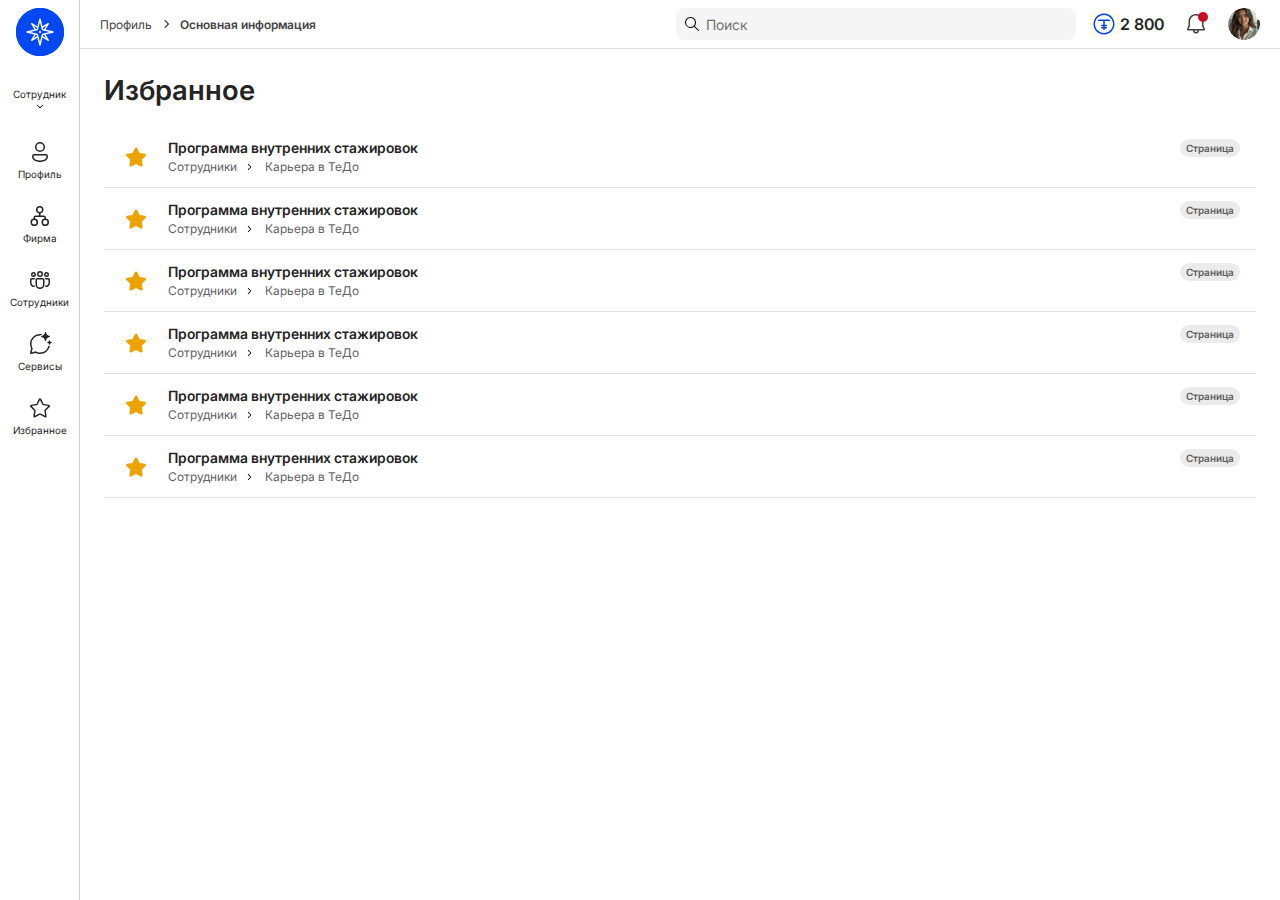
<file: favorite copy.html>
<!DOCTYPE html>
<html lang="ru">

<head>
    <meta charset="UTF-8">
    <meta name="viewport" content="width=device-width, initial-scale=1.0">
    <link rel="stylesheet" href="css/style.min.css?_v=20250807142634" />
    <script src="https://cdnjs.cloudflare.com/ajax/libs/jquery/3.7.1/jquery.min.js?_v=20250807142634"
        integrity="sha512-v2CJ7UaYy4JwqLDIrZUI/4hqeoQieOmAZNXBeQyjo21dadnwR+8ZaIJVT8EE2iyI61OV8e6M8PP2/4hpQINQ/g=="
        crossorigin="anonymous" referrerpolicy="no-referrer"></script>
    <title>Homepage</title>
</head>

<body>

    <div class="wrapper">

        <div class="homepage">
            <div class="homepage__panel homepage-panel">
                <a href="#" class="homepage-panel__logo">
                    <img src="img/logo.svg" alt="Logo">
                </a>
                <div class="homepage-panel__select">
                    <div class="homepage-panel__current">Сотрудник</div>
                    <div class="homepage-panel__roles">
                        <a href="#" class="homepage-panel__role active">Сотрудник</a>
                        <a href="#" class="homepage-panel__role">Тимлидер</a>
                    </div>
                </div>
                <div class="homepage-panel__menu homepage-menu">
                    <nav class="homepage-menu__body">
                        <ul class="homepage-menu__list">
                            <li class="homepage-menu__item" data-menu="profile">
                                <a href="#" class="homepage-menu__link">
                                    <svg>
                                        <use href="img/icons/icons.svg#profile"></use>
                                    </svg>
                                    Профиль
                                </a>
                            </li>
                            <li class="homepage-menu__item" data-menu="corp">
                                <a href="#" class="homepage-menu__link">
                                    <svg>
                                        <use href="img/icons/icons.svg#firm"></use>
                                    </svg>
                                    Фирма
                                </a>
                            </li>
                            <li class="homepage-menu__item">
                                <a href="#" class="homepage-menu__link">
                                    <svg>
                                        <use href="img/icons/icons.svg#employees"></use>
                                    </svg>
                                    Сотрудники
                                </a>
                            </li>
                            <li class="homepage-menu__item">
                                <a href="#" class="homepage-menu__link">
                                    <svg>
                                        <use href="img/icons/icons.svg#services"></use>
                                    </svg>
                                    Сервисы
                                </a>
                            </li>
                            <li class="homepage-menu__item">
                                <a href="#" class="homepage-menu__link">
                                    <svg>
                                        <use href="img/icons/icons.svg#favorite"></use>
                                    </svg>
                                    Избранное
                                </a>
                            </li>
                        </ul>
                    </nav>
                </div>
                <div class="homepage-panel__submenu homepage-submenu">
                    <div class="homepage-submenu__body">
                        <nav class="homepage-submenu__block" data-submenu="profile">
                            <h3 class="homepage-submenu__title">Профиль</h3>
                            <ul class="homepage-submenu__list">
                                <li class="homepage-submenu__item">
                                    <a href="#" class="homepage-submenu__link">Полезные контакты </a>
                                </li>
                                <li class="homepage-submenu__item">
                                    <a href="#" class="homepage-submenu__link">Полезные контакты </a>
                                </li>
                                <li class="homepage-submenu__item">
                                    <a href="#" class="homepage-submenu__link">Подбор персонала и бренд
                                        работодателя</a>
                                    <button type="button" class="homepage-submenu__btn" title="More">
                                        <svg>
                                            <use href="img/icons/icons.svg#arrow2_home"></use>
                                        </svg>
                                    </button>
                                    <div class="homepage-submenu__level2">
                                        <ul class="homepage-submenu__list">
                                            <li class="homepage-submenu__item">
                                                <a href="#" class="homepage-submenu__link">Руководство для
                                                    персонала</a>
                                            </li>
                                            <li class="homepage-submenu__item">
                                                <a href="#" class="homepage-submenu__link">Руководство для
                                                    персонала</a>
                                            </li>
                                            <li class="homepage-submenu__item">
                                                <a href="#" class="homepage-submenu__link">Руководство для
                                                    персонала</a>
                                            </li>
                                        </ul>
                                    </div>
                                </li>
                                <li class="homepage-submenu__item">
                                    <a href="#" class="homepage-submenu__link">Полезные контакты </a>
                                </li>
                                <li class="homepage-submenu__item">
                                    <a href="#" class="homepage-submenu__link">Полезные контакты </a>
                                </li>
                                <li class="homepage-submenu__item">
                                    <a href="#" class="homepage-submenu__link">Подбор персонала и бренд
                                        работодателя</a>
                                    <button type="button" class="homepage-submenu__btn" title="More">
                                        <svg>
                                            <use href="img/icons/icons.svg#arrow2_home"></use>
                                        </svg>
                                    </button>
                                    <div class="homepage-submenu__level2">
                                        <ul class="homepage-submenu__list">
                                            <li class="homepage-submenu__item">
                                                <a href="#" class="homepage-submenu__link">Руководство для
                                                    персонала</a>
                                            </li>
                                            <li class="homepage-submenu__item">
                                                <a href="#" class="homepage-submenu__link">Руководство для
                                                    персонала</a>
                                            </li>
                                            <li class="homepage-submenu__item">
                                                <a href="#" class="homepage-submenu__link">Руководство для
                                                    персонала</a>
                                            </li>
                                        </ul>
                                    </div>
                                </li>
                                <li class="homepage-submenu__item">
                                    <a href="#" class="homepage-submenu__link">Полезные контакты </a>
                                </li>
                                <li class="homepage-submenu__item">
                                    <a href="#" class="homepage-submenu__link">Полезные контакты </a>
                                </li>
                            </ul>
                        </nav>
                        <nav class="homepage-submenu__block" data-submenu="corp">
                            <h3 class="homepage-submenu__title">Фирма</h3>
                            <div class="homepage-submenu__search">
                                <input type="text" placeholder="Поиск по меню">
                            </div>
                            <ul class="homepage-submenu__list">
                                <li class="homepage-submenu__item">
                                    <a href="#" class="homepage-submenu__link">Полезные контакты </a>
                                </li>
                                <li class="homepage-submenu__item">
                                    <a href="#" class="homepage-submenu__link">Полезные контакты </a>
                                </li>
                                <li class="homepage-submenu__item">
                                    <a href="#" class="homepage-submenu__link">Подбор персонала и бренд
                                        работодателя</a>
                                    <button type="button" class="homepage-submenu__btn" title="More">
                                        <svg>
                                            <use href="img/icons/icons.svg#arrow2_home"></use>
                                        </svg>
                                    </button>
                                    <div class="homepage-submenu__level2">
                                        <ul class="homepage-submenu__list">
                                            <li class="homepage-submenu__item">
                                                <a href="#" class="homepage-submenu__link">Руководство для
                                                    персонала</a>
                                            </li>
                                            <li class="homepage-submenu__item">
                                                <a href="#" class="homepage-submenu__link">Руководство для
                                                    персонала</a>
                                            </li>
                                            <li class="homepage-submenu__item">
                                                <a href="#" class="homepage-submenu__link">Руководство для
                                                    персонала</a>
                                            </li>
                                        </ul>
                                    </div>
                                </li>
                                <li class="homepage-submenu__item">
                                    <a href="#" class="homepage-submenu__link">Полезные контакты </a>
                                </li>
                                <li class="homepage-submenu__item">
                                    <a href="#" class="homepage-submenu__link">Полезные контакты </a>
                                </li>
                                <li class="homepage-submenu__item">
                                    <a href="#" class="homepage-submenu__link">Подбор персонала и бренд
                                        работодателя</a>
                                    <button type="button" class="homepage-submenu__btn" title="More">
                                        <svg>
                                            <use href="img/icons/icons.svg#arrow2_home"></use>
                                        </svg>
                                    </button>
                                    <div class="homepage-submenu__level2">
                                        <ul class="homepage-submenu__list">
                                            <li class="homepage-submenu__item">
                                                <a href="#" class="homepage-submenu__link">Руководство для
                                                    персонала</a>
                                            </li>
                                            <li class="homepage-submenu__item">
                                                <a href="#" class="homepage-submenu__link">Руководство для
                                                    персонала</a>
                                            </li>
                                            <li class="homepage-submenu__item">
                                                <a href="#" class="homepage-submenu__link">Руководство для
                                                    персонала</a>
                                            </li>
                                        </ul>
                                    </div>
                                </li>
                                <li class="homepage-submenu__item">
                                    <a href="#" class="homepage-submenu__link">Полезные контакты </a>
                                </li>
                                <li class="homepage-submenu__item">
                                    <a href="#" class="homepage-submenu__link">Полезные контакты </a>
                                </li>
                            </ul>
                        </nav>
                    </div>
                </div>
            </div>
            <div class="homepage__wrapper">
                <div class="homepage__header homepage-header">
                    <div class="homepage-header__options">
                        <a href="#" class="homepage-header__logo">
                            <img src="img/logo.svg" alt="Logo">
                        </a>
                        <div class="homepage-header__select">
                            <div class="homepage-header__current">Сотрудник</div>
                            <div class="homepage-header__roles">
                                <a href="#" class="homepage-header__role active">Сотрудник</a>
                                <a href="#" class="homepage-header__role">Тимлидер</a>
                            </div>
                        </div>
                    </div>
                    <div class="homepage-header__bredcrumbs homepage-bredcrumbs">
                        <div class="homepage-bredcrumbs__wrapper">
                            <a href="#" class="homepage-bredcrumbs__item">Профиль</a>
                            <span class="homepage-bredcrumbs__item">Основная информация</span>
                        </div>
                    </div>
                    <div class="homepage-header__search">
                        <input type="text" placeholder="Поиск">
                    </div>
                    <div class="homepage-header__count">
                        <svg>
                            <use href="img/icons/icons.svg#code"></use>
                        </svg>
                        2 800
                    </div>
                    <a href="#" class="homepage-header__btn" title="Notifications">
                        <svg>
                            <use href="img/icons/icons.svg#alert"></use>
                        </svg>
                    </a>
                    <a href="#" class="homepage-header__profile" title="Profile">
                        <picture><source srcset="img/homepage-main/image.webp" type="image/webp"><img src="img/homepage-main/image.png" alt="Avatar"></picture>
                    </a>
                </div>
                <div class="homepage__body">
                    <div class="homepage__content">
                        <div class="homepage__favorite homepage-favorite">
                            <h1 class="homepage-favorite__title">Избранное</h1>
                            <ul class="homepage-favorite__list">
                                <li class="homepage-favorite__item">
                                    <a href="#" class="homepage-favorite__link">
                                        <div class="homepage-favorite__checkbox homepage-checkbox">
                                            <input type="checkbox" name="" value="">
                                        </div>
                                        <div class="homepage-favorite__body">
                                            <h2 class="homepage-favorite__name">Программа внутренних стажировок</h2>
                                            <div class="homepage-favorite__path">
                                                <span>Сотрудники</span>
                                                <span>Карьера в ТеДо</span>
                                            </div>
                                        </div>
                                        <div class="homepage-favorite__type">Страница</div>
                                    </a>
                                </li>
                                <li class="homepage-favorite__item">
                                    <a href="#" class="homepage-favorite__link">
                                        <div class="homepage-favorite__checkbox homepage-checkbox">
                                            <input type="checkbox" name="" value="">
                                        </div>
                                        <div class="homepage-favorite__body">
                                            <h2 class="homepage-favorite__name">Программа внутренних стажировок</h2>
                                            <div class="homepage-favorite__path">
                                                <span>Сотрудники</span>
                                                <span>Карьера в ТеДо</span>
                                            </div>
                                        </div>
                                        <div class="homepage-favorite__type">Страница</div>
                                    </a>
                                </li>
                                <li class="homepage-favorite__item">
                                    <a href="#" class="homepage-favorite__link">
                                        <div class="homepage-favorite__checkbox homepage-checkbox">
                                            <input type="checkbox" name="" value="">
                                        </div>
                                        <div class="homepage-favorite__body">
                                            <h2 class="homepage-favorite__name">Программа внутренних стажировок</h2>
                                            <div class="homepage-favorite__path">
                                                <span>Сотрудники</span>
                                                <span>Карьера в ТеДо</span>
                                            </div>
                                        </div>
                                        <div class="homepage-favorite__type">Страница</div>
                                    </a>
                                </li>
                                <li class="homepage-favorite__item">
                                    <a href="#" class="homepage-favorite__link">
                                        <div class="homepage-favorite__checkbox homepage-checkbox">
                                            <input type="checkbox" name="" value="">
                                        </div>
                                        <div class="homepage-favorite__body">
                                            <h2 class="homepage-favorite__name">Программа внутренних стажировок</h2>
                                            <div class="homepage-favorite__path">
                                                <span>Сотрудники</span>
                                                <span>Карьера в ТеДо</span>
                                            </div>
                                        </div>
                                        <div class="homepage-favorite__type">Страница</div>
                                    </a>
                                </li>
                                <li class="homepage-favorite__item">
                                    <a href="#" class="homepage-favorite__link">
                                        <div class="homepage-favorite__checkbox homepage-checkbox">
                                            <input type="checkbox" name="" value="">
                                        </div>
                                        <div class="homepage-favorite__body">
                                            <h2 class="homepage-favorite__name">Программа внутренних стажировок</h2>
                                            <div class="homepage-favorite__path">
                                                <span>Сотрудники</span>
                                                <span>Карьера в ТеДо</span>
                                            </div>
                                        </div>
                                        <div class="homepage-favorite__type">Страница</div>
                                    </a>
                                </li>
                                <li class="homepage-favorite__item">
                                    <a href="#" class="homepage-favorite__link">
                                        <div class="homepage-favorite__checkbox homepage-checkbox">
                                            <input type="checkbox" name="" value="">
                                        </div>
                                        <div class="homepage-favorite__body">
                                            <h2 class="homepage-favorite__name">Программа внутренних стажировок</h2>
                                            <div class="homepage-favorite__path">
                                                <span>Сотрудники</span>
                                                <span>Карьера в ТеДо</span>
                                            </div>
                                        </div>
                                        <div class="homepage-favorite__type">Страница</div>
                                    </a>
                                </li>
                            </ul>
                        </div>
                    </div>
                </div>
            </div>
        </div>

    </div>

    <div class="homepage-modal" id="edit">
    <div class="homepage-modal__wrapper">
        <div class="homepage-modal__content">
            <div class="homepage-modal__header">
                <h2 class="homepage-modal__title">Редактирование контактной информации</h2>
                <button type="button" class="homepage-modal__close" data-modal-close>
                    <svg>
                        <use href="img/icons/icons.svg#close"></use>
                    </svg>
                </button>
            </div>
            <div class="homepage-modal__body">
                <form action="#" class="homepage-modal__form">
                    <div class="homepage-modal__input">
                        <span class="homepage-modal__label">Номер телефона дополнительный</span>
                        <input type="text" value="+7 9162764063">
                    </div>
                    <div class="homepage-modal__input">
                        <span class="homepage-modal__label">Номер телефона дополнительный</span>
                        <input type="text" value="@ marymary">
                    </div>
                    <div class="homepage-modal__btns">
                        <button type="button" class="homepage-modal__btn" data-modal-close>
                            Отменить
                        </button>
                        <button type="submit" class="homepage-modal__btn homepage-modal__btn_blue">
                            Сохранить
                        </button>
                    </div>
                </form>
            </div>
        </div>
    </div>
</div>

<div class="homepage-modal" id="new-skill">
    <div class="homepage-modal__wrapper">
        <div class="homepage-modal__content">
            <div class="homepage-modal__header">
                <h2 class="homepage-modal__title">Добавить новый навык</h2>
                <button type="button" class="homepage-modal__close" data-modal-close>
                    <svg>
                        <use href="img/icons/icons.svg#close"></use>
                    </svg>
                </button>
            </div>
            <div class="homepage-modal__body">
                <form action="#" class="homepage-modal__form">
                    <div class="homepage-modal__input">
                        <span class="homepage-modal__label">Категория навыков</span>
                        <div class="homepage-modal__select homepage-select">
                            <input type="text" placeholder="Выберите" value="" readonly data-select>
                            <div class="homepage-select__body">
                                <div class="homepage-select__item">Категория 1</div>
                                <div class="homepage-select__item">Категория 2</div>
                                <div class="homepage-select__item">Категория 3</div>
                                <div class="homepage-select__item">Категория 4</div>
                            </div>
                        </div>
                    </div>
                    <div class="homepage-modal__input">
                        <span class="homepage-modal__label">Навык</span>
                        <div class="homepage-modal__select homepage-select">
                            <input type="text" placeholder="Выберите" value="" readonly data-select>
                            <div class="homepage-select__body">
                                <div class="homepage-select__item">Навык 1</div>
                                <div class="homepage-select__item">Навык 2</div>
                                <div class="homepage-select__item">Навык 3</div>
                                <div class="homepage-select__item">Навык 4</div>
                            </div>
                        </div>
                    </div>
                    <div class="homepage-modal__btns">
                        <div class="homepage-modal__extra-btn">
                            <button type="button" class="homepage-modal__btn" data-modal="no-skill">
                                Нет нужного навыка
                            </button>
                        </div>
                        <button type="button" class="homepage-modal__btn" data-modal-close>
                            Отменить
                        </button>
                        <button type="submit" class="homepage-modal__btn homepage-modal__btn_blue">
                            Добавить
                        </button>
                    </div>
                </form>
            </div>
        </div>
    </div>
</div>

<div class="homepage-modal" id="no-skill">
    <div class="homepage-modal__wrapper">
        <div class="homepage-modal__content">
            <div class="homepage-modal__header">
                <h2 class="homepage-modal__title">Сообщить о недостающем навыке</h2>
                <button type="button" class="homepage-modal__close" data-modal-close>
                    <svg>
                        <use href="img/icons/icons.svg#close"></use>
                    </svg>
                </button>
            </div>
            <div class="homepage-modal__body">
                <form action="#" class="homepage-modal__form">
                    <div class="homepage-modal__area">
                        <textarea placeholder="Введите сообщение..." maxlength="2000"></textarea>
                        <div class="homepage-modal__length">
                            <span class="homepage-modal__current">0</span>
                            <span>из</span>
                            <span>2000</span>
                        </div>
                    </div>
                    <div class="homepage-modal__btns">
                        <div class="homepage-modal__extra-btn">
                            <button type="button" class="homepage-modal__btn" data-modal="new-skill">
                                <svg>
                                    <use href="img/icons/icons.svg#arrow_home"></use>
                                </svg>
                                Назад
                            </button>
                        </div>
                        <button type="button" class="homepage-modal__btn" data-modal-close>
                            Отменить
                        </button>
                        <button type="submit" class="homepage-modal__btn homepage-modal__btn_blue">
                            Отправить
                        </button>
                    </div>
                </form>
            </div>
        </div>
    </div>
</div>

<div class="homepage-modal" id="edit-sertificate">
    <div class="homepage-modal__wrapper">
        <div class="homepage-modal__content">
            <div class="homepage-modal__header">
                <h2 class="homepage-modal__title">Детали сертификата</h2>
                <button type="button" class="homepage-modal__close" data-modal-close>
                    <svg>
                        <use href="img/icons/icons.svg#close"></use>
                    </svg>
                </button>
            </div>
            <div class="homepage-modal__body">
                <form action="#" class="homepage-modal__form">
                    <div class="homepage-modal__input">
                        <span class="homepage-modal__label">Квалификация</span>
                        <div class="homepage-modal__select homepage-select">
                            <input type="text" placeholder="Выберите" value="" readonly data-select>
                            <div class="homepage-select__body">
                                <div class="homepage-select__item">Квалификация 1</div>
                                <div class="homepage-select__item">Квалификация 2</div>
                                <div class="homepage-select__item">Квалификация 3</div>
                                <div class="homepage-select__item">Квалификация 4</div>
                            </div>
                        </div>
                    </div>
                    <div class="homepage-modal__input">
                        <span class="homepage-modal__label">Название сертификата</span>
                        <input type="text" value="Google UX Design Professional Certificate">
                    </div>
                    <div class="homepage-modal__input">
                        <span class="homepage-modal__label">Компания, выдавшая сертификат</span>
                        <input type="text" value="Google">
                    </div>
                    <div class="homepage-modal__input">
                        <span class="homepage-modal__label">Год получения</span>
                        <div class="homepage-modal__select homepage-select homepage-select_min">
                            <input type="text" placeholder="Выберите" value="2022" readonly data-select>
                            <div class="homepage-select__body">
                                <div class="homepage-select__item">2023</div>
                                <div class="homepage-select__item">2024</div>
                                <div class="homepage-select__item">2025</div>
                                <div class="homepage-select__item">2026</div>
                            </div>
                        </div>
                    </div>
                    <div class="homepage-modal__btns">
                        <button type="button" class="homepage-modal__btn" data-modal-close>
                            Отменить
                        </button>
                        <button type="submit" class="homepage-modal__btn homepage-modal__btn_blue">
                            Сохранить
                        </button>
                    </div>
                </form>
            </div>
        </div>
    </div>
</div>

<div class="homepage-modal" id="my-tedcoins">
    <div class="homepage-modal__wrapper">
        <div class="homepage-modal__content">
            <div class="homepage-modal__header">
                <h2 class="homepage-modal__title">Мои тедкоины</h2>
                <button type="button" class="homepage-modal__close" data-modal-close>
                    <svg>
                        <use href="img/icons/icons.svg#close"></use>
                    </svg>
                </button>
            </div>
            <div class="homepage-modal__body">
                <div class="homepage-modal__table">
                    <table>
                        <thead>
                            <tr>
                                <td><b>За что выданы тедкоины</b></td>
                                <td><b>Сколько тедкоинов выдано</b></td>
                                <td><b>Дата и время выдачи</b></td>
                            </tr>
                        </thead>
                        <tbody>
                            <tr>
                                <td>
                                    <ul>
                                        <li>Тип: <b>Награда</b></li>
                                        <li>Название: <b>Заботливый бадди</b></li>
                                    </ul>
                                </td>
                                <td>300</td>
                                <td>
                                    <ul>
                                        <li><time datetime="2024-04-26">26-04-2024</time></li>
                                        <li><time datetime="12:09">12:09</time></li>
                                    </ul>
                                </td>
                            </tr>
                            <tr>
                                <td>
                                    <ul>
                                        <li>Тип: <b>Награда</b></li>
                                        <li>Название: <b>Заботливый бадди</b></li>
                                    </ul>
                                </td>
                                <td>300</td>
                                <td>
                                    <ul>
                                        <li><time datetime="2024-04-26">26-04-2024</time></li>
                                        <li><time datetime="12:09">12:09</time></li>
                                    </ul>
                                </td>
                            </tr>
                            <tr>
                                <td>
                                    <ul>
                                        <li>Тип: <b>Награда</b></li>
                                        <li>Название: <b>Заботливый бадди</b></li>
                                    </ul>
                                </td>
                                <td>300</td>
                                <td>
                                    <ul>
                                        <li><time datetime="2024-04-26">26-04-2024</time></li>
                                        <li><time datetime="12:09">12:09</time></li>
                                    </ul>
                                </td>
                            </tr>
                            <tr>
                                <td>
                                    <ul>
                                        <li>Тип: <b>Награда</b></li>
                                        <li>Название: <b>Заботливый бадди</b></li>
                                    </ul>
                                </td>
                                <td>300</td>
                                <td>
                                    <ul>
                                        <li><time datetime="2024-04-26">26-04-2024</time></li>
                                        <li><time datetime="12:09">12:09</time></li>
                                    </ul>
                                </td>
                            </tr>
                            <tr>
                                <td>
                                    <ul>
                                        <li>Тип: <b>Награда</b></li>
                                        <li>Название: <b>Заботливый бадди</b></li>
                                    </ul>
                                </td>
                                <td>300</td>
                                <td>
                                    <ul>
                                        <li><time datetime="2024-04-26">26-04-2024</time></li>
                                        <li><time datetime="12:09">12:09</time></li>
                                    </ul>
                                </td>
                            </tr>
                        </tbody>
                    </table>
                </div>
            </div>
        </div>
    </div>
</div>

<div class="homepage-modal" id="new-skill">
    <div class="homepage-modal__wrapper">
        <div class="homepage-modal__content">
            <div class="homepage-modal__header">
                <h2 class="homepage-modal__title">Добавить новый навык</h2>
                <button type="button" class="homepage-modal__close" data-modal-close>
                    <svg>
                        <use href="img/icons/icons.svg#close"></use>
                    </svg>
                </button>
            </div>
            <div class="homepage-modal__body">
                <form action="#" class="homepage-modal__form">
                    <div class="homepage-modal__input">
                        <span class="homepage-modal__label">Категория навыков</span>
                        <div class="homepage-modal__select homepage-select">
                            <input type="text" placeholder="Выберите" value="" readonly data-select>
                            <div class="homepage-select__body">
                                <div class="homepage-select__item">Категория 1</div>
                                <div class="homepage-select__item">Категория 2</div>
                                <div class="homepage-select__item">Категория 3</div>
                                <div class="homepage-select__item">Категория 4</div>
                            </div>
                        </div>
                    </div>
                    <div class="homepage-modal__input">
                        <span class="homepage-modal__label">Навык</span>
                        <div class="homepage-modal__select homepage-select">
                            <input type="text" placeholder="Выберите" value="" readonly data-select>
                            <div class="homepage-select__body">
                                <div class="homepage-select__item">Навык 1</div>
                                <div class="homepage-select__item">Навык 2</div>
                                <div class="homepage-select__item">Навык 3</div>
                                <div class="homepage-select__item">Навык 4</div>
                            </div>
                        </div>
                    </div>
                    <div class="homepage-modal__btns">
                        <div class="homepage-modal__extra-btn">
                            <button type="button" class="homepage-modal__btn" data-modal="no-skill">
                                Нет нужного навыка
                            </button>
                        </div>
                        <button type="button" class="homepage-modal__btn" data-modal-close>
                            Отменить
                        </button>
                        <button type="submit" class="homepage-modal__btn homepage-modal__btn_blue">
                            Добавить
                        </button>
                    </div>
                </form>
            </div>
        </div>
    </div>
</div>

<div class="homepage-modal" id="add-new-skill">
    <div class="homepage-modal__wrapper">
        <div class="homepage-modal__content">
            <div class="homepage-modal__header">
                <h2 class="homepage-modal__title">Добавление опыта</h2>
                <button type="button" class="homepage-modal__close" data-modal-close>
                    <svg>
                        <use href="img/icons/icons.svg#close"></use>
                    </svg>
                </button>
            </div>
            <div class="homepage-modal__body">
                <form action="#" class="homepage-modal__form">
                    <div class="homepage-modal__input">
                        <span class="homepage-modal__label">Название проекта / задания</span>
                        <input type="text" placeholder="Введите название" value="">
                    </div>
                    <div class="homepage-modal__input">
                        <span class="homepage-modal__label">Период</span>
                        <div class="homepage-modal__select homepage-select">
                            <input type="text" placeholder="Укажите период" value="" readonly data-select>
                            <div class="homepage-select__body">
                                <div class="homepage-select__item">Q3 2025, Q4 2025</div>
                                <div class="homepage-select__item">Q3 2025, Q4 2025</div>
                                <div class="homepage-select__item">Q3 2025, Q4 2025</div>
                                <div class="homepage-select__item">Q3 2025, Q4 2025</div>
                            </div>
                        </div>
                    </div>
                    <div class="homepage-modal__area">
                        <span class="homepage-modal__label">Описание роли и обязанностей</span>
                        <textarea placeholder="Добавьте описание" maxlength="2000"></textarea>
                        <div class="homepage-modal__length">
                            <span class="homepage-modal__current">0</span>
                            <span>из</span>
                            <span>2000</span>
                        </div>
                    </div>
                    <div class="homepage-modal__switcher homepage-switcher">
                        Отображать для всех
                        <input type="checkbox" name="" value="">
                    </div>
                    <div class="homepage-modal__btns">
                        <button type="button" class="homepage-modal__btn" data-modal-close>
                            Отменить
                        </button>
                        <button type="submit" class="homepage-modal__btn homepage-modal__btn_blue">
                            Сохранить
                        </button>
                    </div>
                </form>
            </div>
        </div>
    </div>
</div>

<div class="homepage-modal" id="edit-skill">
    <div class="homepage-modal__wrapper">
        <div class="homepage-modal__content">
            <div class="homepage-modal__header">
                <h2 class="homepage-modal__title">Редактирование опыта</h2>
                <button type="button" class="homepage-modal__close" data-modal-close>
                    <svg>
                        <use href="img/icons/icons.svg#close"></use>
                    </svg>
                </button>
            </div>
            <div class="homepage-modal__body">
                <form action="#" class="homepage-modal__form">
                    <div class="homepage-modal__input">
                        <span class="homepage-modal__label">Название проекта / задания</span>
                        <input type="text" placeholder="Введите название" value="Compass">
                    </div>
                    <div class="homepage-modal__input">
                        <span class="homepage-modal__label">Период</span>
                        <div class="homepage-modal__select homepage-select">
                            <input type="text" placeholder="Укажите период" value="Q3 2025, Q4 2025" readonly
                                data-select>
                            <div class="homepage-select__body">
                                <div class="homepage-select__item">Q3 2025, Q4 2025</div>
                                <div class="homepage-select__item">Q3 2025, Q4 2025</div>
                                <div class="homepage-select__item">Q3 2025, Q4 2025</div>
                                <div class="homepage-select__item">Q3 2025, Q4 2025</div>
                            </div>
                        </div>
                    </div>
                    <div class="homepage-modal__area">
                        <span class="homepage-modal__label">Описание роли и обязанностей</span>
                        <textarea placeholder="Добавьте описание" maxlength="2000">
                            • Проектирование сценариев человеко-машинного взаимодействия;
                            • Создание макетов интерфейсов;
                            • Использование принципов проектирования Responsive Design и Material Design;
                            • Работа в Figma.
                            • Активное взаимодействие с проектной командой. Постоянная коммуникация с аналитиками, разработчиками, представителями заказчика;
                            • Разработка правил и составление инструкций по использованию элементов интерфейса;
                            • Понимание технических возможностей библиотеки компонентов, используемой для построения интерфейсов разработчиками;
                            • Работа в команде по методологии Agile;
                            • Сбор и формирование требований к продукту совместно с аналитиками.
                        </textarea>
                        <div class="homepage-modal__length">
                            <span class="homepage-modal__current">0</span>
                            <span>из</span>
                            <span>2000</span>
                        </div>
                    </div>
                    <div class="homepage-modal__switcher homepage-switcher">
                        Отображать для всех
                        <input type="checkbox" name="" value="">
                    </div>
                    <div class="homepage-modal__btns">
                        <button type="button" class="homepage-modal__btn" data-modal-close>
                            Отменить
                        </button>
                        <button type="submit" class="homepage-modal__btn homepage-modal__btn_blue">
                            Сохранить
                        </button>
                    </div>
                </form>
            </div>
        </div>
    </div>
</div>



<div class="homepage-msg">
    <div class="homepage-msg__body">
        <div class="homepage-msg__layout">
            <div class="homepage-msg__item" data-msg-id="1">
                <div class="homepage-msg__icon">
                    <svg>
                        <use href="img/icons/icons.svg#star"></use>
                    </svg>
                </div>
                <div class="homepage-msg__text">
                    <p><b>Страница добавлена в избранное</b></p>
                </div>
            </div>
            <div class="homepage-msg__item" data-msg-id="2">
                <div class="homepage-msg__icon">
                    <svg>
                        <use href="img/icons/icons.svg#star-off"></use>
                    </svg>
                </div>
                <div class="homepage-msg__text">
                    <p><b>Страница удалена из избранного</b></p>
                </div>
            </div>
            <div class="homepage-msg__item homepage-msg__item_ok" data-msg-id="3">
                <div class="homepage-msg__icon">
                    <svg>
                        <use href="img/icons/icons.svg#ok"></use>
                    </svg>
                </div>
                <div class="homepage-msg__text">
                    <p><b>Какое-то успешное событие</b></p>
                </div>
            </div>
            <div class="homepage-msg__item homepage-msg__item_fail" data-msg-id="4">
                <div class="homepage-msg__icon">
                    <svg>
                        <use href="img/icons/icons.svg#fail"></use>
                    </svg>
                </div>
                <div class="homepage-msg__text">
                    <p><b>Какое-то неуспешное событие</b></p>
                </div>
            </div>
            <div class="homepage-msg__item homepage-msg__item_attention" data-msg-id="5">
                <div class="homepage-msg__icon">
                    <svg>
                        <use href="img/icons/icons.svg#attention"></use>
                    </svg>
                </div>
                <div class="homepage-msg__text">
                    <p><b>Какое-то предупреждение</b></p>
                </div>
            </div>
            <div class="homepage-msg__item" data-msg-id="6">
                <div class="homepage-msg__icon">
                    <svg>
                        <use href="img/icons/icons.svg#information"></use>
                    </svg>
                </div>
                <div class="homepage-msg__text">
                    <p><b>Какая-то нейтральная информация</b></p>
                </div>
            </div>
            <div class="homepage-msg__item homepage-msg__item_ok" data-msg-id="7">
                <div class="homepage-msg__icon">
                    <svg>
                        <use href="img/icons/icons.svg#star"></use>
                    </svg>
                </div>
                <div class="homepage-msg__text">
                    <p><b>Уведомление с доп. инфо</b></p>
                    <p>Какая-то дополнительная информация</p>
                </div>
            </div>
            <div class="homepage-msg__item homepage-msg__item_ok" data-msg-id="8">
                <div class="homepage-msg__icon">
                    <svg>
                        <use href="img/icons/icons.svg#ok"></use>
                    </svg>
                </div>
                <div class="homepage-msg__text">
                    <p><b>Уведомление с действием</b></p>
                    <p>Какая-то дополнительная информация</p>
                </div>
                <a href="#" class="homepage-msg__link">Перейти</a>
            </div>
        </div>
        <div class="homepage-msg__display"></div>
    </div>
</div>

    <script src="js/app.min.js?_v=20250807142634"></script>
</body>

</html>
</file>
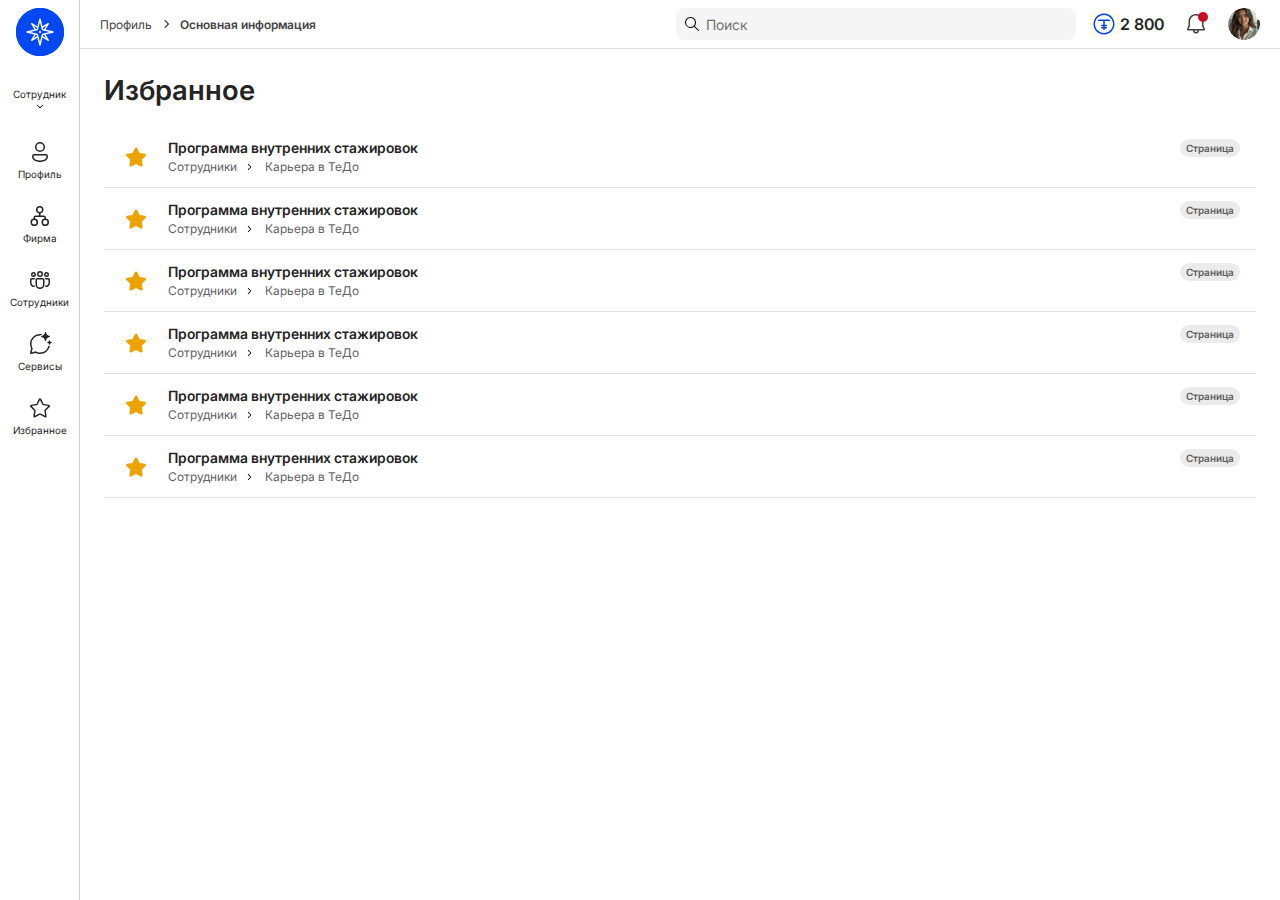
<file: favorite.html>
<!DOCTYPE html>
<html lang="ru">

<head>
    <meta charset="UTF-8">
    <meta name="viewport" content="width=device-width, initial-scale=1.0">
    <link rel="stylesheet" href="css/style.min.css?_v=20250818145822" />
    <script src="https://cdnjs.cloudflare.com/ajax/libs/jquery/3.7.1/jquery.min.js?_v=20250818145822"
        integrity="sha512-v2CJ7UaYy4JwqLDIrZUI/4hqeoQieOmAZNXBeQyjo21dadnwR+8ZaIJVT8EE2iyI61OV8e6M8PP2/4hpQINQ/g=="
        crossorigin="anonymous" referrerpolicy="no-referrer"></script>
    <title>Избранное</title>
</head>

<body>

    <div class="wrapper">

        <div class="homepage">
            <div class="homepage__panel homepage-panel">
                <a href="#" class="homepage-panel__logo">
                    <img src="img/logo.svg" alt="Logo">
                </a>
                <div class="homepage-panel__select">
                    <div class="homepage-panel__current">Сотрудник</div>
                    <div class="homepage-panel__roles">
                        <a href="#" class="homepage-panel__role active">Сотрудник</a>
                        <a href="#" class="homepage-panel__role">Тимлидер</a>
                    </div>
                </div>
                <div class="homepage-panel__menu homepage-menu">
                    <nav class="homepage-menu__body">
                        <ul class="homepage-menu__list">
                            <li class="homepage-menu__item" data-menu="profile">
                                <a href="#" class="homepage-menu__link">
                                    <svg>
                                        <use href="img/icons/icons.svg#profile"></use>
                                    </svg>
                                    Профиль
                                </a>
                            </li>
                            <li class="homepage-menu__item" data-menu="corp">
                                <a href="#" class="homepage-menu__link">
                                    <svg>
                                        <use href="img/icons/icons.svg#firm"></use>
                                    </svg>
                                    Фирма
                                </a>
                            </li>
                            <li class="homepage-menu__item">
                                <a href="#" class="homepage-menu__link">
                                    <svg>
                                        <use href="img/icons/icons.svg#employees"></use>
                                    </svg>
                                    Сотрудники
                                </a>
                            </li>
                            <li class="homepage-menu__item">
                                <a href="#" class="homepage-menu__link">
                                    <svg>
                                        <use href="img/icons/icons.svg#services"></use>
                                    </svg>
                                    Сервисы
                                </a>
                            </li>
                            <li class="homepage-menu__item">
                                <a href="#" class="homepage-menu__link">
                                    <svg>
                                        <use href="img/icons/icons.svg#favorite"></use>
                                    </svg>
                                    Избранное
                                </a>
                            </li>
                        </ul>
                    </nav>
                </div>
                <div class="homepage-panel__submenu homepage-submenu">
                    <div class="homepage-submenu__body">
                        <nav class="homepage-submenu__block" data-submenu="profile">
                            <h3 class="homepage-submenu__title">Профиль</h3>
                            <ul class="homepage-submenu__list">
                                <li class="homepage-submenu__item">
                                    <a href="#" class="homepage-submenu__link">Полезные контакты </a>
                                </li>
                                <li class="homepage-submenu__item">
                                    <a href="#" class="homepage-submenu__link">Полезные контакты </a>
                                </li>
                                <li class="homepage-submenu__item">
                                    <a href="#" class="homepage-submenu__link">Подбор персонала и бренд
                                        работодателя</a>
                                    <button type="button" class="homepage-submenu__btn" title="More">
                                        <svg>
                                            <use href="img/icons/icons.svg#arrow2_home"></use>
                                        </svg>
                                    </button>
                                    <div class="homepage-submenu__level2">
                                        <ul class="homepage-submenu__list">
                                            <li class="homepage-submenu__item">
                                                <a href="#" class="homepage-submenu__link">Руководство для
                                                    персонала</a>
                                            </li>
                                            <li class="homepage-submenu__item">
                                                <a href="#" class="homepage-submenu__link">Руководство для
                                                    персонала</a>
                                            </li>
                                            <li class="homepage-submenu__item">
                                                <a href="#" class="homepage-submenu__link">Руководство для
                                                    персонала</a>
                                            </li>
                                        </ul>
                                    </div>
                                </li>
                                <li class="homepage-submenu__item">
                                    <a href="#" class="homepage-submenu__link">Полезные контакты </a>
                                </li>
                                <li class="homepage-submenu__item">
                                    <a href="#" class="homepage-submenu__link">Полезные контакты </a>
                                </li>
                                <li class="homepage-submenu__item">
                                    <a href="#" class="homepage-submenu__link">Подбор персонала и бренд
                                        работодателя</a>
                                    <button type="button" class="homepage-submenu__btn" title="More">
                                        <svg>
                                            <use href="img/icons/icons.svg#arrow2_home"></use>
                                        </svg>
                                    </button>
                                    <div class="homepage-submenu__level2">
                                        <ul class="homepage-submenu__list">
                                            <li class="homepage-submenu__item">
                                                <a href="#" class="homepage-submenu__link">Руководство для
                                                    персонала</a>
                                            </li>
                                            <li class="homepage-submenu__item">
                                                <a href="#" class="homepage-submenu__link">Руководство для
                                                    персонала</a>
                                            </li>
                                            <li class="homepage-submenu__item">
                                                <a href="#" class="homepage-submenu__link">Руководство для
                                                    персонала</a>
                                            </li>
                                        </ul>
                                    </div>
                                </li>
                                <li class="homepage-submenu__item">
                                    <a href="#" class="homepage-submenu__link">Полезные контакты </a>
                                </li>
                                <li class="homepage-submenu__item">
                                    <a href="#" class="homepage-submenu__link">Полезные контакты </a>
                                </li>
                            </ul>
                        </nav>
                        <nav class="homepage-submenu__block" data-submenu="corp">
                            <h3 class="homepage-submenu__title">Фирма</h3>
                            <div class="homepage-submenu__search">
                                <input type="text" placeholder="Поиск по меню">
                            </div>
                            <ul class="homepage-submenu__list">
                                <li class="homepage-submenu__item">
                                    <a href="#" class="homepage-submenu__link">Полезные контакты </a>
                                </li>
                                <li class="homepage-submenu__item">
                                    <a href="#" class="homepage-submenu__link">Полезные контакты </a>
                                </li>
                                <li class="homepage-submenu__item">
                                    <a href="#" class="homepage-submenu__link">Подбор персонала и бренд
                                        работодателя</a>
                                    <button type="button" class="homepage-submenu__btn" title="More">
                                        <svg>
                                            <use href="img/icons/icons.svg#arrow2_home"></use>
                                        </svg>
                                    </button>
                                    <div class="homepage-submenu__level2">
                                        <ul class="homepage-submenu__list">
                                            <li class="homepage-submenu__item">
                                                <a href="#" class="homepage-submenu__link">Руководство для
                                                    персонала</a>
                                            </li>
                                            <li class="homepage-submenu__item">
                                                <a href="#" class="homepage-submenu__link">Руководство для
                                                    персонала</a>
                                            </li>
                                            <li class="homepage-submenu__item">
                                                <a href="#" class="homepage-submenu__link">Руководство для
                                                    персонала</a>
                                            </li>
                                        </ul>
                                    </div>
                                </li>
                                <li class="homepage-submenu__item">
                                    <a href="#" class="homepage-submenu__link">Полезные контакты </a>
                                </li>
                                <li class="homepage-submenu__item">
                                    <a href="#" class="homepage-submenu__link">Полезные контакты </a>
                                </li>
                                <li class="homepage-submenu__item">
                                    <a href="#" class="homepage-submenu__link">Подбор персонала и бренд
                                        работодателя</a>
                                    <button type="button" class="homepage-submenu__btn" title="More">
                                        <svg>
                                            <use href="img/icons/icons.svg#arrow2_home"></use>
                                        </svg>
                                    </button>
                                    <div class="homepage-submenu__level2">
                                        <ul class="homepage-submenu__list">
                                            <li class="homepage-submenu__item">
                                                <a href="#" class="homepage-submenu__link">Руководство для
                                                    персонала</a>
                                            </li>
                                            <li class="homepage-submenu__item">
                                                <a href="#" class="homepage-submenu__link">Руководство для
                                                    персонала</a>
                                            </li>
                                            <li class="homepage-submenu__item">
                                                <a href="#" class="homepage-submenu__link">Руководство для
                                                    персонала</a>
                                            </li>
                                        </ul>
                                    </div>
                                </li>
                                <li class="homepage-submenu__item">
                                    <a href="#" class="homepage-submenu__link">Полезные контакты </a>
                                </li>
                                <li class="homepage-submenu__item">
                                    <a href="#" class="homepage-submenu__link">Полезные контакты </a>
                                </li>
                            </ul>
                        </nav>
                    </div>
                </div>
            </div>
            <div class="homepage__wrapper">
                <div class="homepage__header homepage-header">
                    <div class="homepage-header__options">
                        <a href="#" class="homepage-header__logo">
                            <img src="img/logo.svg" alt="Logo">
                        </a>
                        <div class="homepage-header__select">
                            <div class="homepage-header__current">Сотрудник</div>
                            <div class="homepage-header__roles">
                                <a href="#" class="homepage-header__role active">Сотрудник</a>
                                <a href="#" class="homepage-header__role">Тимлидер</a>
                            </div>
                        </div>
                    </div>
                    <div class="homepage-header__bredcrumbs homepage-bredcrumbs">
                        <div class="homepage-bredcrumbs__wrapper">
                            <a href="#" class="homepage-bredcrumbs__item">Профиль</a>
                            <span class="homepage-bredcrumbs__item">Основная информация</span>
                        </div>
                    </div>
                    <div class="homepage-header__search">
                        <input type="text" placeholder="Поиск">
                    </div>
                    <div class="homepage-header__count">
                        <svg>
                            <use href="img/icons/icons.svg#code"></use>
                        </svg>
                        2 800
                    </div>
                    <a href="#" class="homepage-header__btn" title="Notifications">
                        <svg>
                            <use href="img/icons/icons.svg#alert"></use>
                        </svg>
                    </a>
                    <a href="#" class="homepage-header__profile" title="Profile">
                        <picture><source srcset="img/homepage-main/image.webp" type="image/webp"><img src="img/homepage-main/image.png" alt="Avatar"></picture>
                    </a>
                </div>
                <div class="homepage__body">
                    <div class="homepage__content">
                        <div class="homepage__favorite homepage-favorite">
                            <h1 class="homepage-favorite__title">Избранное</h1>
                            <ul class="homepage-favorite__list">
                                <li class="homepage-favorite__item">
                                    <a href="#" class="homepage-favorite__link">
                                        <div class="homepage-favorite__checkbox homepage-checkbox">
                                            <input type="checkbox" name="" value="">
                                        </div>
                                        <div class="homepage-favorite__body">
                                            <h2 class="homepage-favorite__name">Программа внутренних стажировок</h2>
                                            <div class="homepage-favorite__path">
                                                <span>Сотрудники</span>
                                                <span>Карьера в ТеДо</span>
                                            </div>
                                        </div>
                                        <div class="homepage-favorite__type">Страница</div>
                                    </a>
                                </li>
                                <li class="homepage-favorite__item">
                                    <a href="#" class="homepage-favorite__link">
                                        <div class="homepage-favorite__checkbox homepage-checkbox">
                                            <input type="checkbox" name="" value="">
                                        </div>
                                        <div class="homepage-favorite__body">
                                            <h2 class="homepage-favorite__name">Программа внутренних стажировок</h2>
                                            <div class="homepage-favorite__path">
                                                <span>Сотрудники</span>
                                                <span>Карьера в ТеДо</span>
                                            </div>
                                        </div>
                                        <div class="homepage-favorite__type">Страница</div>
                                    </a>
                                </li>
                                <li class="homepage-favorite__item">
                                    <a href="#" class="homepage-favorite__link">
                                        <div class="homepage-favorite__checkbox homepage-checkbox">
                                            <input type="checkbox" name="" value="">
                                        </div>
                                        <div class="homepage-favorite__body">
                                            <h2 class="homepage-favorite__name">Программа внутренних стажировок</h2>
                                            <div class="homepage-favorite__path">
                                                <span>Сотрудники</span>
                                                <span>Карьера в ТеДо</span>
                                            </div>
                                        </div>
                                        <div class="homepage-favorite__type">Страница</div>
                                    </a>
                                </li>
                                <li class="homepage-favorite__item">
                                    <a href="#" class="homepage-favorite__link">
                                        <div class="homepage-favorite__checkbox homepage-checkbox">
                                            <input type="checkbox" name="" value="">
                                        </div>
                                        <div class="homepage-favorite__body">
                                            <h2 class="homepage-favorite__name">Программа внутренних стажировок</h2>
                                            <div class="homepage-favorite__path">
                                                <span>Сотрудники</span>
                                                <span>Карьера в ТеДо</span>
                                            </div>
                                        </div>
                                        <div class="homepage-favorite__type">Страница</div>
                                    </a>
                                </li>
                                <li class="homepage-favorite__item">
                                    <a href="#" class="homepage-favorite__link">
                                        <div class="homepage-favorite__checkbox homepage-checkbox">
                                            <input type="checkbox" name="" value="">
                                        </div>
                                        <div class="homepage-favorite__body">
                                            <h2 class="homepage-favorite__name">Программа внутренних стажировок</h2>
                                            <div class="homepage-favorite__path">
                                                <span>Сотрудники</span>
                                                <span>Карьера в ТеДо</span>
                                            </div>
                                        </div>
                                        <div class="homepage-favorite__type">Страница</div>
                                    </a>
                                </li>
                                <li class="homepage-favorite__item">
                                    <a href="#" class="homepage-favorite__link">
                                        <div class="homepage-favorite__checkbox homepage-checkbox">
                                            <input type="checkbox" name="" value="">
                                        </div>
                                        <div class="homepage-favorite__body">
                                            <h2 class="homepage-favorite__name">Программа внутренних стажировок</h2>
                                            <div class="homepage-favorite__path">
                                                <span>Сотрудники</span>
                                                <span>Карьера в ТеДо</span>
                                            </div>
                                        </div>
                                        <div class="homepage-favorite__type">Страница</div>
                                    </a>
                                </li>
                            </ul>
                        </div>
                    </div>
                </div>
            </div>
        </div>

    </div>

    <div class="homepage-modal" id="edit">
    <div class="homepage-modal__wrapper">
        <div class="homepage-modal__content">
            <div class="homepage-modal__header">
                <h2 class="homepage-modal__title">Редактирование контактной информации</h2>
                <button type="button" class="homepage-modal__close" data-modal-close>
                    <svg>
                        <use href="img/icons/icons.svg#close"></use>
                    </svg>
                </button>
            </div>
            <div class="homepage-modal__body">
                <form action="#" class="homepage-modal__form">
                    <div class="homepage-modal__input">
                        <span class="homepage-modal__label">Номер телефона дополнительный</span>
                        <input type="text" value="+7 9162764063">
                    </div>
                    <div class="homepage-modal__input">
                        <span class="homepage-modal__label">Номер телефона дополнительный</span>
                        <input type="text" value="@ marymary">
                    </div>
                    <div class="homepage-modal__btns">
                        <button type="button" class="homepage-modal__btn" data-modal-close>
                            Отменить
                        </button>
                        <button type="submit" class="homepage-modal__btn homepage-modal__btn_blue">
                            Сохранить
                        </button>
                    </div>
                </form>
            </div>
        </div>
    </div>
</div>

<div class="homepage-modal" id="new-skill">
    <div class="homepage-modal__wrapper">
        <div class="homepage-modal__content">
            <div class="homepage-modal__header">
                <h2 class="homepage-modal__title">Добавить новый навык</h2>
                <button type="button" class="homepage-modal__close" data-modal-close>
                    <svg>
                        <use href="img/icons/icons.svg#close"></use>
                    </svg>
                </button>
            </div>
            <div class="homepage-modal__body">
                <form action="#" class="homepage-modal__form">
                    <div class="homepage-modal__input">
                        <span class="homepage-modal__label">Категория навыков</span>
                        <div class="homepage-modal__select homepage-select">
                            <input type="text" placeholder="Выберите" value="" readonly data-select>
                            <div class="homepage-select__body">
                                <div class="homepage-select__item">Категория 1</div>
                                <div class="homepage-select__item">Категория 2</div>
                                <div class="homepage-select__item">Категория 3</div>
                                <div class="homepage-select__item">Категория 4</div>
                            </div>
                        </div>
                    </div>
                    <div class="homepage-modal__input">
                        <span class="homepage-modal__label">Навык</span>
                        <div class="homepage-modal__select homepage-select">
                            <input type="text" placeholder="Выберите" value="" readonly data-select>
                            <div class="homepage-select__body">
                                <div class="homepage-select__item">Навык 1</div>
                                <div class="homepage-select__item">Навык 2</div>
                                <div class="homepage-select__item">Навык 3</div>
                                <div class="homepage-select__item">Навык 4</div>
                            </div>
                        </div>
                    </div>
                    <div class="homepage-modal__btns">
                        <div class="homepage-modal__extra-btn">
                            <button type="button" class="homepage-modal__btn" data-modal="no-skill">
                                Нет нужного навыка
                            </button>
                        </div>
                        <button type="button" class="homepage-modal__btn" data-modal-close>
                            Отменить
                        </button>
                        <button type="submit" class="homepage-modal__btn homepage-modal__btn_blue">
                            Добавить
                        </button>
                    </div>
                </form>
            </div>
        </div>
    </div>
</div>

<div class="homepage-modal" id="no-skill">
    <div class="homepage-modal__wrapper">
        <div class="homepage-modal__content">
            <div class="homepage-modal__header">
                <h2 class="homepage-modal__title">Сообщить о недостающем навыке</h2>
                <button type="button" class="homepage-modal__close" data-modal-close>
                    <svg>
                        <use href="img/icons/icons.svg#close"></use>
                    </svg>
                </button>
            </div>
            <div class="homepage-modal__body">
                <form action="#" class="homepage-modal__form">
                    <div class="homepage-modal__area">
                        <textarea placeholder="Введите сообщение..." maxlength="2000"></textarea>
                        <div class="homepage-modal__length">
                            <span class="homepage-modal__current">0</span>
                            <span>из</span>
                            <span>2000</span>
                        </div>
                    </div>
                    <div class="homepage-modal__btns">
                        <div class="homepage-modal__extra-btn">
                            <button type="button" class="homepage-modal__btn" data-modal="new-skill">
                                <svg>
                                    <use href="img/icons/icons.svg#arrow_home"></use>
                                </svg>
                                Назад
                            </button>
                        </div>
                        <button type="button" class="homepage-modal__btn" data-modal-close>
                            Отменить
                        </button>
                        <button type="submit" class="homepage-modal__btn homepage-modal__btn_blue">
                            Отправить
                        </button>
                    </div>
                </form>
            </div>
        </div>
    </div>
</div>

<div class="homepage-modal" id="edit-sertificate">
    <div class="homepage-modal__wrapper">
        <div class="homepage-modal__content">
            <div class="homepage-modal__header">
                <h2 class="homepage-modal__title">Детали сертификата</h2>
                <button type="button" class="homepage-modal__close" data-modal-close>
                    <svg>
                        <use href="img/icons/icons.svg#close"></use>
                    </svg>
                </button>
            </div>
            <div class="homepage-modal__body">
                <form action="#" class="homepage-modal__form">
                    <div class="homepage-modal__input">
                        <span class="homepage-modal__label">Квалификация</span>
                        <div class="homepage-modal__select homepage-select">
                            <input type="text" placeholder="Выберите" value="" readonly data-select>
                            <div class="homepage-select__body">
                                <div class="homepage-select__item">Квалификация 1</div>
                                <div class="homepage-select__item">Квалификация 2</div>
                                <div class="homepage-select__item">Квалификация 3</div>
                                <div class="homepage-select__item">Квалификация 4</div>
                            </div>
                        </div>
                    </div>
                    <div class="homepage-modal__input">
                        <span class="homepage-modal__label">Название сертификата</span>
                        <input type="text" value="Google UX Design Professional Certificate">
                    </div>
                    <div class="homepage-modal__input">
                        <span class="homepage-modal__label">Компания, выдавшая сертификат</span>
                        <input type="text" value="Google">
                    </div>
                    <div class="homepage-modal__input">
                        <span class="homepage-modal__label">Год получения</span>
                        <div class="homepage-modal__select homepage-select homepage-select_min">
                            <input type="text" placeholder="Выберите" value="2022" readonly data-select>
                            <div class="homepage-select__body">
                                <div class="homepage-select__item">2023</div>
                                <div class="homepage-select__item">2024</div>
                                <div class="homepage-select__item">2025</div>
                                <div class="homepage-select__item">2026</div>
                            </div>
                        </div>
                    </div>
                    <div class="homepage-modal__btns">
                        <button type="button" class="homepage-modal__btn" data-modal-close>
                            Отменить
                        </button>
                        <button type="submit" class="homepage-modal__btn homepage-modal__btn_blue">
                            Сохранить
                        </button>
                    </div>
                </form>
            </div>
        </div>
    </div>
</div>

<div class="homepage-modal" id="my-tedcoins">
    <div class="homepage-modal__wrapper">
        <div class="homepage-modal__content">
            <div class="homepage-modal__header">
                <h2 class="homepage-modal__title">Мои тедкоины</h2>
                <button type="button" class="homepage-modal__close" data-modal-close>
                    <svg>
                        <use href="img/icons/icons.svg#close"></use>
                    </svg>
                </button>
            </div>
            <div class="homepage-modal__body">
                <div class="homepage-modal__table">
                    <table>
                        <thead>
                            <tr>
                                <td><b>За что выданы тедкоины</b></td>
                                <td><b>Сколько тедкоинов выдано</b></td>
                                <td><b>Дата и время выдачи</b></td>
                            </tr>
                        </thead>
                        <tbody>
                            <tr>
                                <td>
                                    <ul>
                                        <li>Тип: <b>Награда</b></li>
                                        <li>Название: <b>Заботливый бадди</b></li>
                                    </ul>
                                </td>
                                <td>300</td>
                                <td>
                                    <ul>
                                        <li><time datetime="2024-04-26">26-04-2024</time></li>
                                        <li><time datetime="12:09">12:09</time></li>
                                    </ul>
                                </td>
                            </tr>
                            <tr>
                                <td>
                                    <ul>
                                        <li>Тип: <b>Награда</b></li>
                                        <li>Название: <b>Заботливый бадди</b></li>
                                    </ul>
                                </td>
                                <td>300</td>
                                <td>
                                    <ul>
                                        <li><time datetime="2024-04-26">26-04-2024</time></li>
                                        <li><time datetime="12:09">12:09</time></li>
                                    </ul>
                                </td>
                            </tr>
                            <tr>
                                <td>
                                    <ul>
                                        <li>Тип: <b>Награда</b></li>
                                        <li>Название: <b>Заботливый бадди</b></li>
                                    </ul>
                                </td>
                                <td>300</td>
                                <td>
                                    <ul>
                                        <li><time datetime="2024-04-26">26-04-2024</time></li>
                                        <li><time datetime="12:09">12:09</time></li>
                                    </ul>
                                </td>
                            </tr>
                            <tr>
                                <td>
                                    <ul>
                                        <li>Тип: <b>Награда</b></li>
                                        <li>Название: <b>Заботливый бадди</b></li>
                                    </ul>
                                </td>
                                <td>300</td>
                                <td>
                                    <ul>
                                        <li><time datetime="2024-04-26">26-04-2024</time></li>
                                        <li><time datetime="12:09">12:09</time></li>
                                    </ul>
                                </td>
                            </tr>
                            <tr>
                                <td>
                                    <ul>
                                        <li>Тип: <b>Награда</b></li>
                                        <li>Название: <b>Заботливый бадди</b></li>
                                    </ul>
                                </td>
                                <td>300</td>
                                <td>
                                    <ul>
                                        <li><time datetime="2024-04-26">26-04-2024</time></li>
                                        <li><time datetime="12:09">12:09</time></li>
                                    </ul>
                                </td>
                            </tr>
                        </tbody>
                    </table>
                </div>
            </div>
        </div>
    </div>
</div>

<div class="homepage-modal" id="new-skill">
    <div class="homepage-modal__wrapper">
        <div class="homepage-modal__content">
            <div class="homepage-modal__header">
                <h2 class="homepage-modal__title">Добавить новый навык</h2>
                <button type="button" class="homepage-modal__close" data-modal-close>
                    <svg>
                        <use href="img/icons/icons.svg#close"></use>
                    </svg>
                </button>
            </div>
            <div class="homepage-modal__body">
                <form action="#" class="homepage-modal__form">
                    <div class="homepage-modal__input">
                        <span class="homepage-modal__label">Категория навыков</span>
                        <div class="homepage-modal__select homepage-select">
                            <input type="text" placeholder="Выберите" value="" readonly data-select>
                            <div class="homepage-select__body">
                                <div class="homepage-select__item">Категория 1</div>
                                <div class="homepage-select__item">Категория 2</div>
                                <div class="homepage-select__item">Категория 3</div>
                                <div class="homepage-select__item">Категория 4</div>
                            </div>
                        </div>
                    </div>
                    <div class="homepage-modal__input">
                        <span class="homepage-modal__label">Навык</span>
                        <div class="homepage-modal__select homepage-select">
                            <input type="text" placeholder="Выберите" value="" readonly data-select>
                            <div class="homepage-select__body">
                                <div class="homepage-select__item">Навык 1</div>
                                <div class="homepage-select__item">Навык 2</div>
                                <div class="homepage-select__item">Навык 3</div>
                                <div class="homepage-select__item">Навык 4</div>
                            </div>
                        </div>
                    </div>
                    <div class="homepage-modal__btns">
                        <div class="homepage-modal__extra-btn">
                            <button type="button" class="homepage-modal__btn" data-modal="no-skill">
                                Нет нужного навыка
                            </button>
                        </div>
                        <button type="button" class="homepage-modal__btn" data-modal-close>
                            Отменить
                        </button>
                        <button type="submit" class="homepage-modal__btn homepage-modal__btn_blue">
                            Добавить
                        </button>
                    </div>
                </form>
            </div>
        </div>
    </div>
</div>

<div class="homepage-modal" id="add-new-skill">
    <div class="homepage-modal__wrapper">
        <div class="homepage-modal__content">
            <div class="homepage-modal__header">
                <h2 class="homepage-modal__title">Добавление опыта</h2>
                <button type="button" class="homepage-modal__close" data-modal-close>
                    <svg>
                        <use href="img/icons/icons.svg#close"></use>
                    </svg>
                </button>
            </div>
            <div class="homepage-modal__body">
                <form action="#" class="homepage-modal__form">
                    <div class="homepage-modal__input">
                        <span class="homepage-modal__label">Название проекта / задания</span>
                        <input type="text" placeholder="Введите название" value="">
                    </div>
                    <div class="homepage-modal__input">
                        <span class="homepage-modal__label">Период</span>
                        <div class="homepage-modal__select homepage-select">
                            <input type="text" placeholder="Укажите период" value="" readonly data-select>
                            <div class="homepage-select__body">
                                <div class="homepage-select__item">Q3 2025, Q4 2025</div>
                                <div class="homepage-select__item">Q3 2025, Q4 2025</div>
                                <div class="homepage-select__item">Q3 2025, Q4 2025</div>
                                <div class="homepage-select__item">Q3 2025, Q4 2025</div>
                            </div>
                        </div>
                    </div>
                    <div class="homepage-modal__area">
                        <span class="homepage-modal__label">Описание роли и обязанностей</span>
                        <textarea placeholder="Добавьте описание" maxlength="2000"></textarea>
                        <div class="homepage-modal__length">
                            <span class="homepage-modal__current">0</span>
                            <span>из</span>
                            <span>2000</span>
                        </div>
                    </div>
                    <div class="homepage-modal__switcher homepage-switcher">
                        Отображать для всех
                        <input type="checkbox" name="" value="">
                    </div>
                    <div class="homepage-modal__btns">
                        <button type="button" class="homepage-modal__btn" data-modal-close>
                            Отменить
                        </button>
                        <button type="submit" class="homepage-modal__btn homepage-modal__btn_blue">
                            Сохранить
                        </button>
                    </div>
                </form>
            </div>
        </div>
    </div>
</div>

<div class="homepage-modal" id="edit-skill">
    <div class="homepage-modal__wrapper">
        <div class="homepage-modal__content">
            <div class="homepage-modal__header">
                <h2 class="homepage-modal__title">Редактирование опыта</h2>
                <button type="button" class="homepage-modal__close" data-modal-close>
                    <svg>
                        <use href="img/icons/icons.svg#close"></use>
                    </svg>
                </button>
            </div>
            <div class="homepage-modal__body">
                <form action="#" class="homepage-modal__form">
                    <div class="homepage-modal__input">
                        <span class="homepage-modal__label">Название проекта / задания</span>
                        <input type="text" placeholder="Введите название" value="Compass">
                    </div>
                    <div class="homepage-modal__input">
                        <span class="homepage-modal__label">Период</span>
                        <div class="homepage-modal__select homepage-select">
                            <input type="text" placeholder="Укажите период" value="Q3 2025, Q4 2025" readonly
                                data-select>
                            <div class="homepage-select__body">
                                <div class="homepage-select__item">Q3 2025, Q4 2025</div>
                                <div class="homepage-select__item">Q3 2025, Q4 2025</div>
                                <div class="homepage-select__item">Q3 2025, Q4 2025</div>
                                <div class="homepage-select__item">Q3 2025, Q4 2025</div>
                            </div>
                        </div>
                    </div>
                    <div class="homepage-modal__area">
                        <span class="homepage-modal__label">Описание роли и обязанностей</span>
                        <textarea placeholder="Добавьте описание" maxlength="2000">
                            • Проектирование сценариев человеко-машинного взаимодействия;
                            • Создание макетов интерфейсов;
                            • Использование принципов проектирования Responsive Design и Material Design;
                            • Работа в Figma.
                            • Активное взаимодействие с проектной командой. Постоянная коммуникация с аналитиками, разработчиками, представителями заказчика;
                            • Разработка правил и составление инструкций по использованию элементов интерфейса;
                            • Понимание технических возможностей библиотеки компонентов, используемой для построения интерфейсов разработчиками;
                            • Работа в команде по методологии Agile;
                            • Сбор и формирование требований к продукту совместно с аналитиками.
                        </textarea>
                        <div class="homepage-modal__length">
                            <span class="homepage-modal__current">0</span>
                            <span>из</span>
                            <span>2000</span>
                        </div>
                    </div>
                    <div class="homepage-modal__switcher homepage-switcher">
                        Отображать для всех
                        <input type="checkbox" name="" value="">
                    </div>
                    <div class="homepage-modal__btns">
                        <button type="button" class="homepage-modal__btn" data-modal-close>
                            Отменить
                        </button>
                        <button type="submit" class="homepage-modal__btn homepage-modal__btn_blue">
                            Сохранить
                        </button>
                    </div>
                </form>
            </div>
        </div>
    </div>
</div>



<div class="homepage-msg">
    <div class="homepage-msg__body">
        <div class="homepage-msg__layout">
            <div class="homepage-msg__item" data-msg-id="1">
                <div class="homepage-msg__icon">
                    <svg>
                        <use href="img/icons/icons.svg#star"></use>
                    </svg>
                </div>
                <div class="homepage-msg__text">
                    <p><b>Страница добавлена в избранное</b></p>
                </div>
            </div>
            <div class="homepage-msg__item" data-msg-id="2">
                <div class="homepage-msg__icon">
                    <svg>
                        <use href="img/icons/icons.svg#star-off"></use>
                    </svg>
                </div>
                <div class="homepage-msg__text">
                    <p><b>Страница удалена из избранного</b></p>
                </div>
            </div>
            <div class="homepage-msg__item homepage-msg__item_ok" data-msg-id="3">
                <div class="homepage-msg__icon">
                    <svg>
                        <use href="img/icons/icons.svg#ok"></use>
                    </svg>
                </div>
                <div class="homepage-msg__text">
                    <p><b>Какое-то успешное событие</b></p>
                </div>
            </div>
            <div class="homepage-msg__item homepage-msg__item_fail" data-msg-id="4">
                <div class="homepage-msg__icon">
                    <svg>
                        <use href="img/icons/icons.svg#fail"></use>
                    </svg>
                </div>
                <div class="homepage-msg__text">
                    <p><b>Какое-то неуспешное событие</b></p>
                </div>
            </div>
            <div class="homepage-msg__item homepage-msg__item_attention" data-msg-id="5">
                <div class="homepage-msg__icon">
                    <svg>
                        <use href="img/icons/icons.svg#attention"></use>
                    </svg>
                </div>
                <div class="homepage-msg__text">
                    <p><b>Какое-то предупреждение</b></p>
                </div>
            </div>
            <div class="homepage-msg__item" data-msg-id="6">
                <div class="homepage-msg__icon">
                    <svg>
                        <use href="img/icons/icons.svg#information"></use>
                    </svg>
                </div>
                <div class="homepage-msg__text">
                    <p><b>Какая-то нейтральная информация</b></p>
                </div>
            </div>
            <div class="homepage-msg__item homepage-msg__item_ok" data-msg-id="7">
                <div class="homepage-msg__icon">
                    <svg>
                        <use href="img/icons/icons.svg#star"></use>
                    </svg>
                </div>
                <div class="homepage-msg__text">
                    <p><b>Уведомление с доп. инфо</b></p>
                    <p>Какая-то дополнительная информация</p>
                </div>
            </div>
            <div class="homepage-msg__item homepage-msg__item_ok" data-msg-id="8">
                <div class="homepage-msg__icon">
                    <svg>
                        <use href="img/icons/icons.svg#ok"></use>
                    </svg>
                </div>
                <div class="homepage-msg__text">
                    <p><b>Уведомление с действием</b></p>
                    <p>Какая-то дополнительная информация</p>
                </div>
                <a href="#" class="homepage-msg__link">Перейти</a>
            </div>
        </div>
        <div class="homepage-msg__display"></div>
    </div>
</div>

    <script src="js/app.min.js?_v=20250818145822"></script>
</body>

</html>
</file>
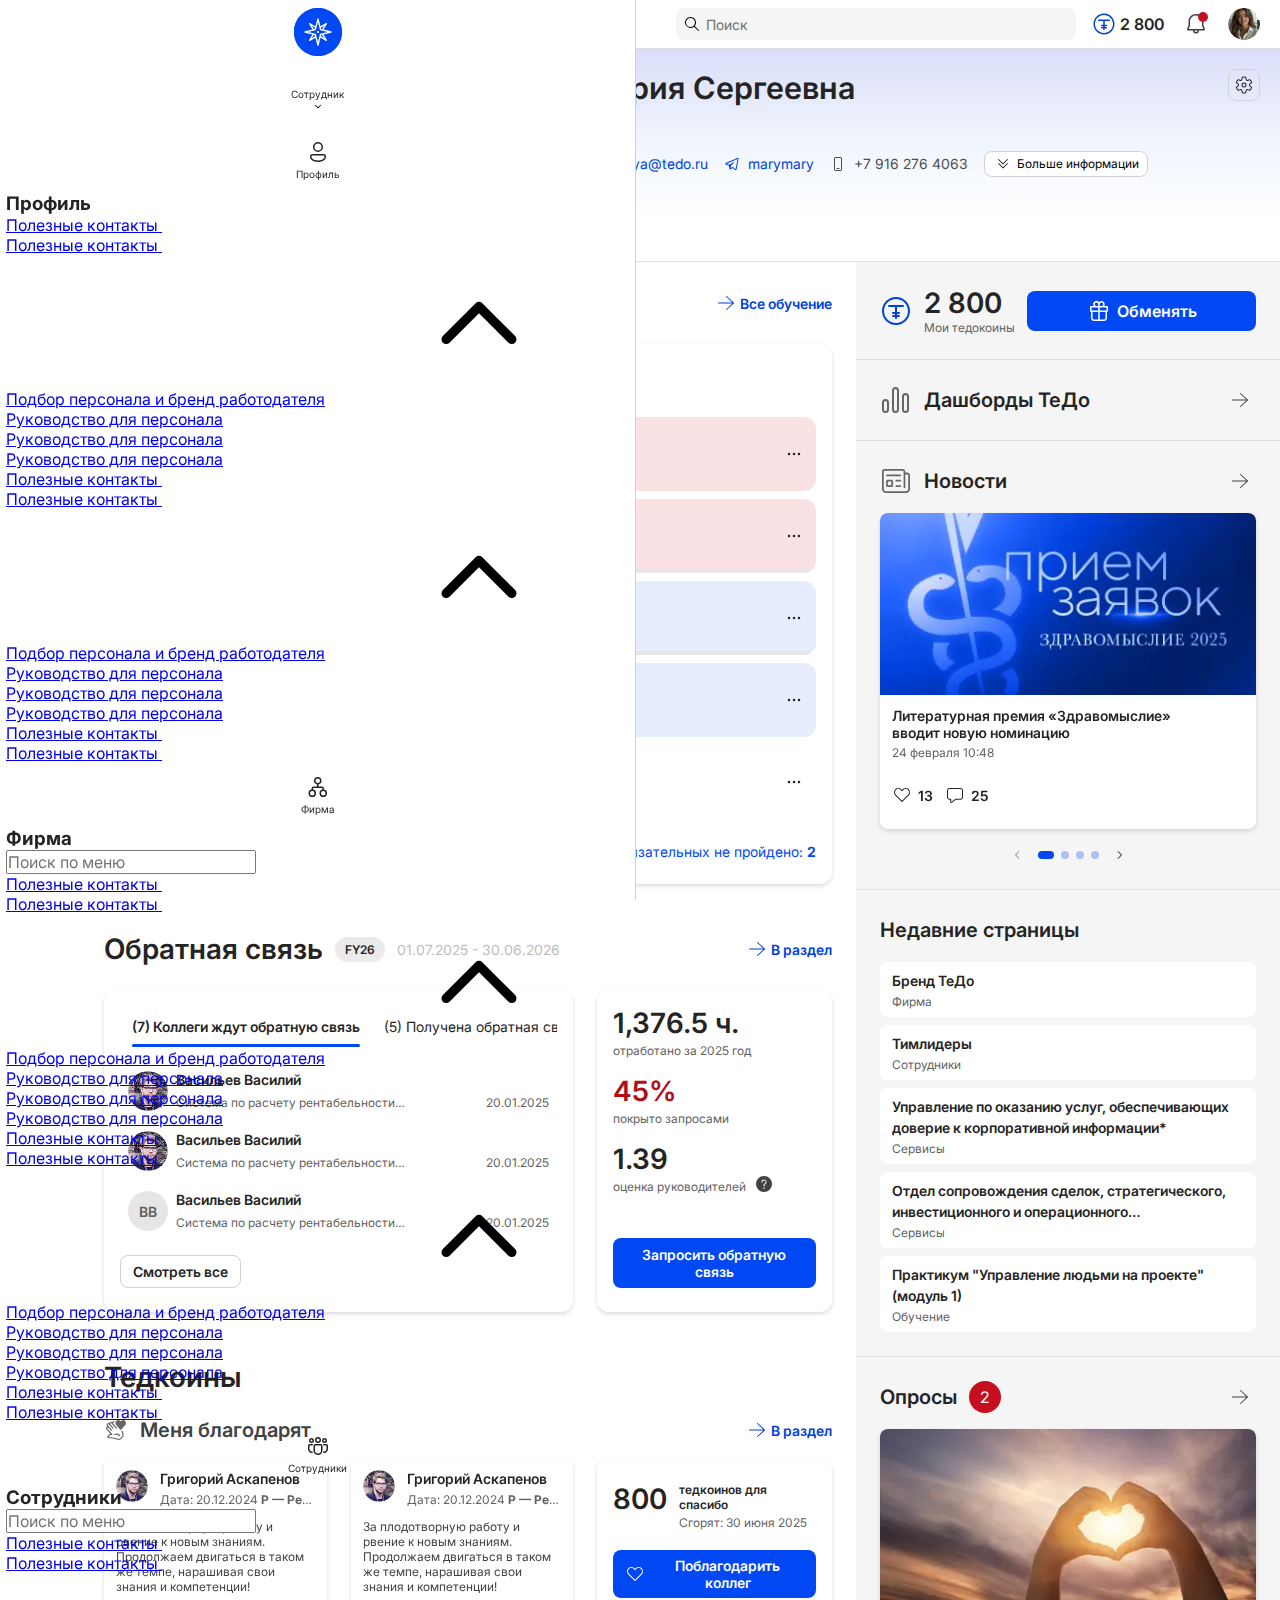
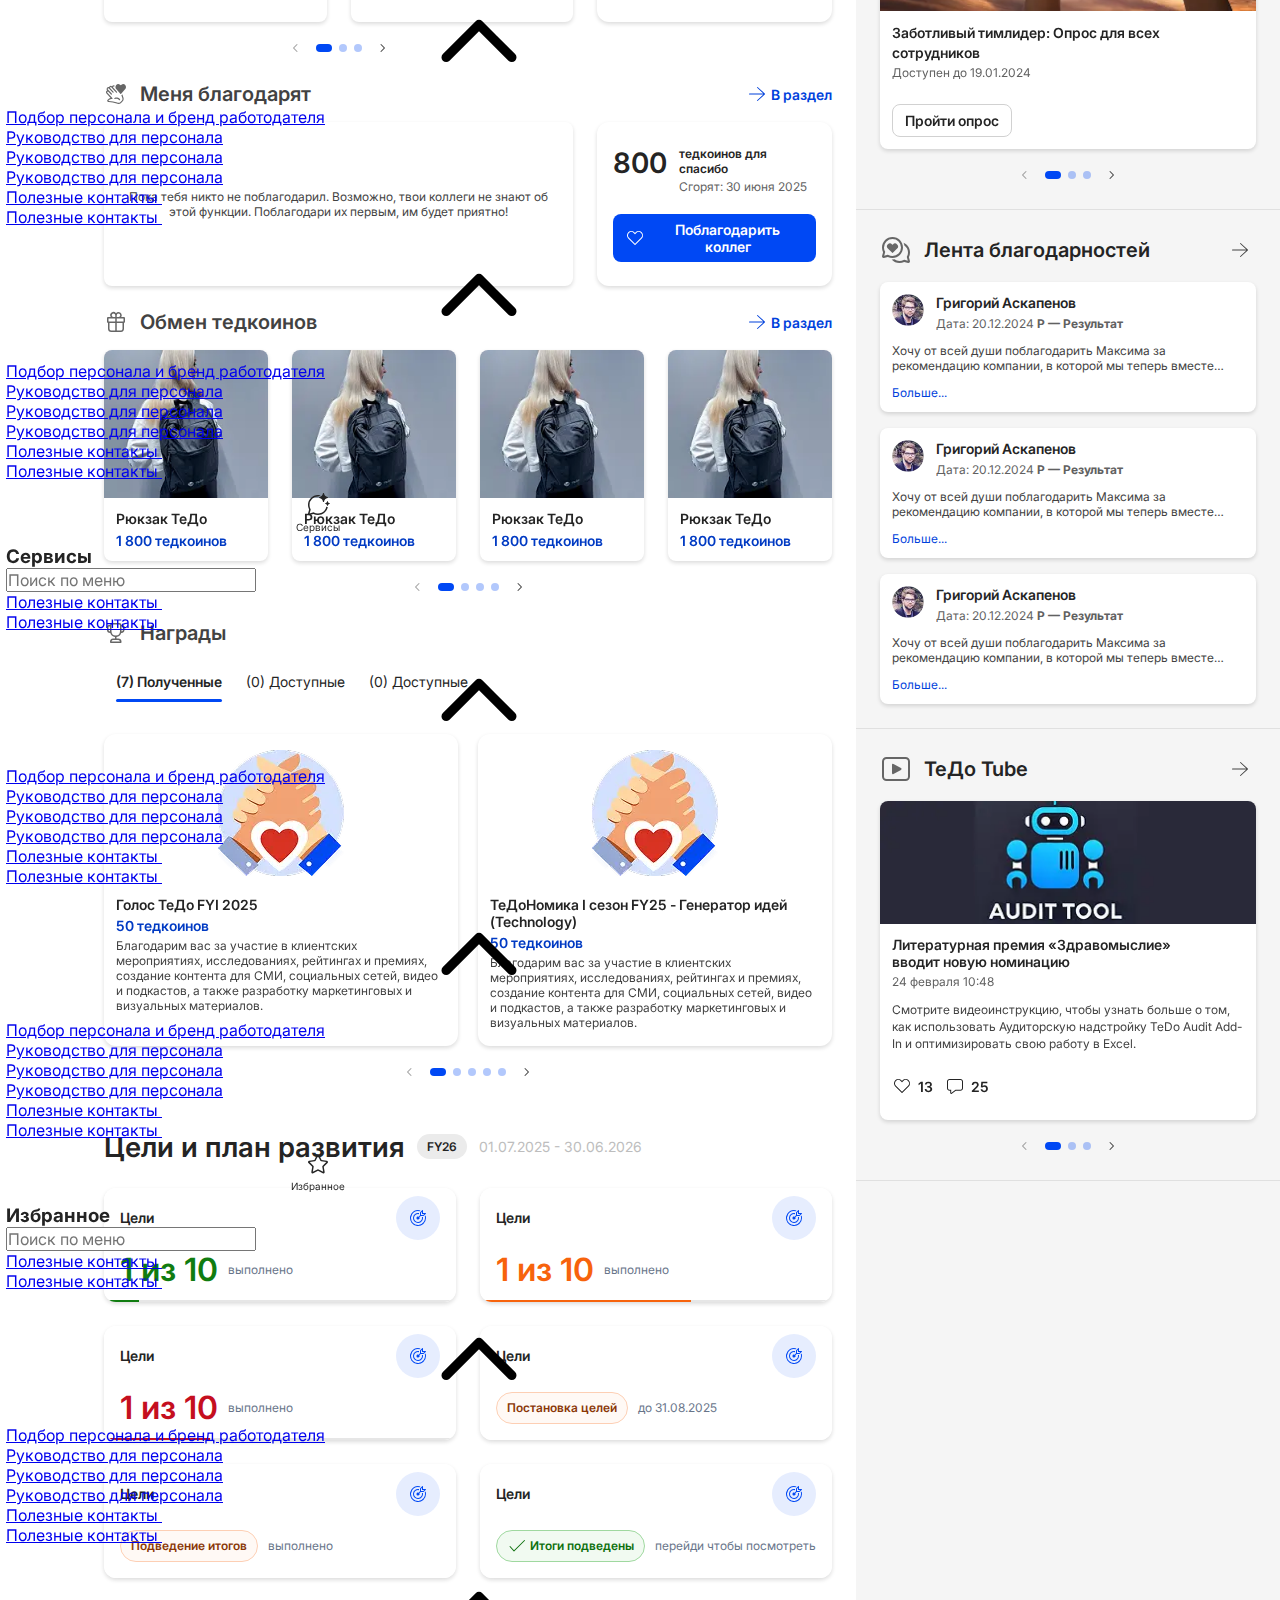
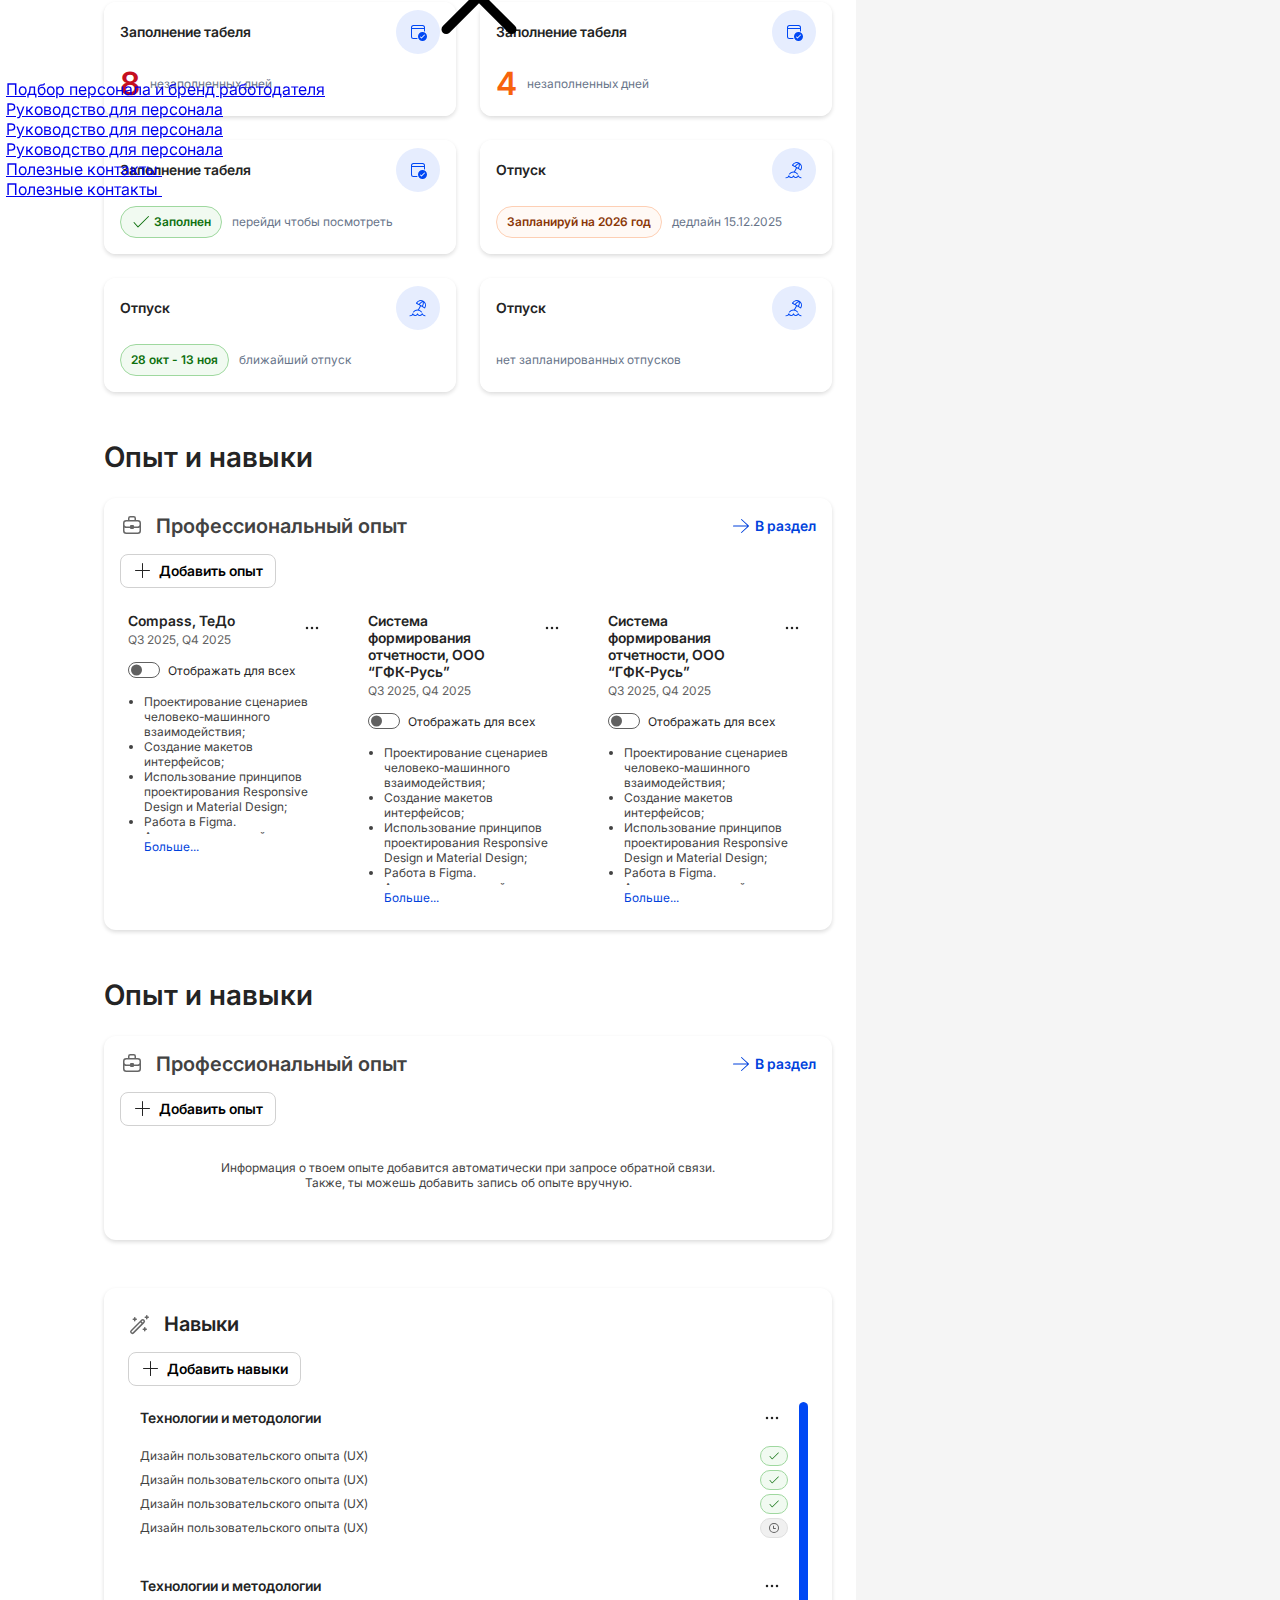
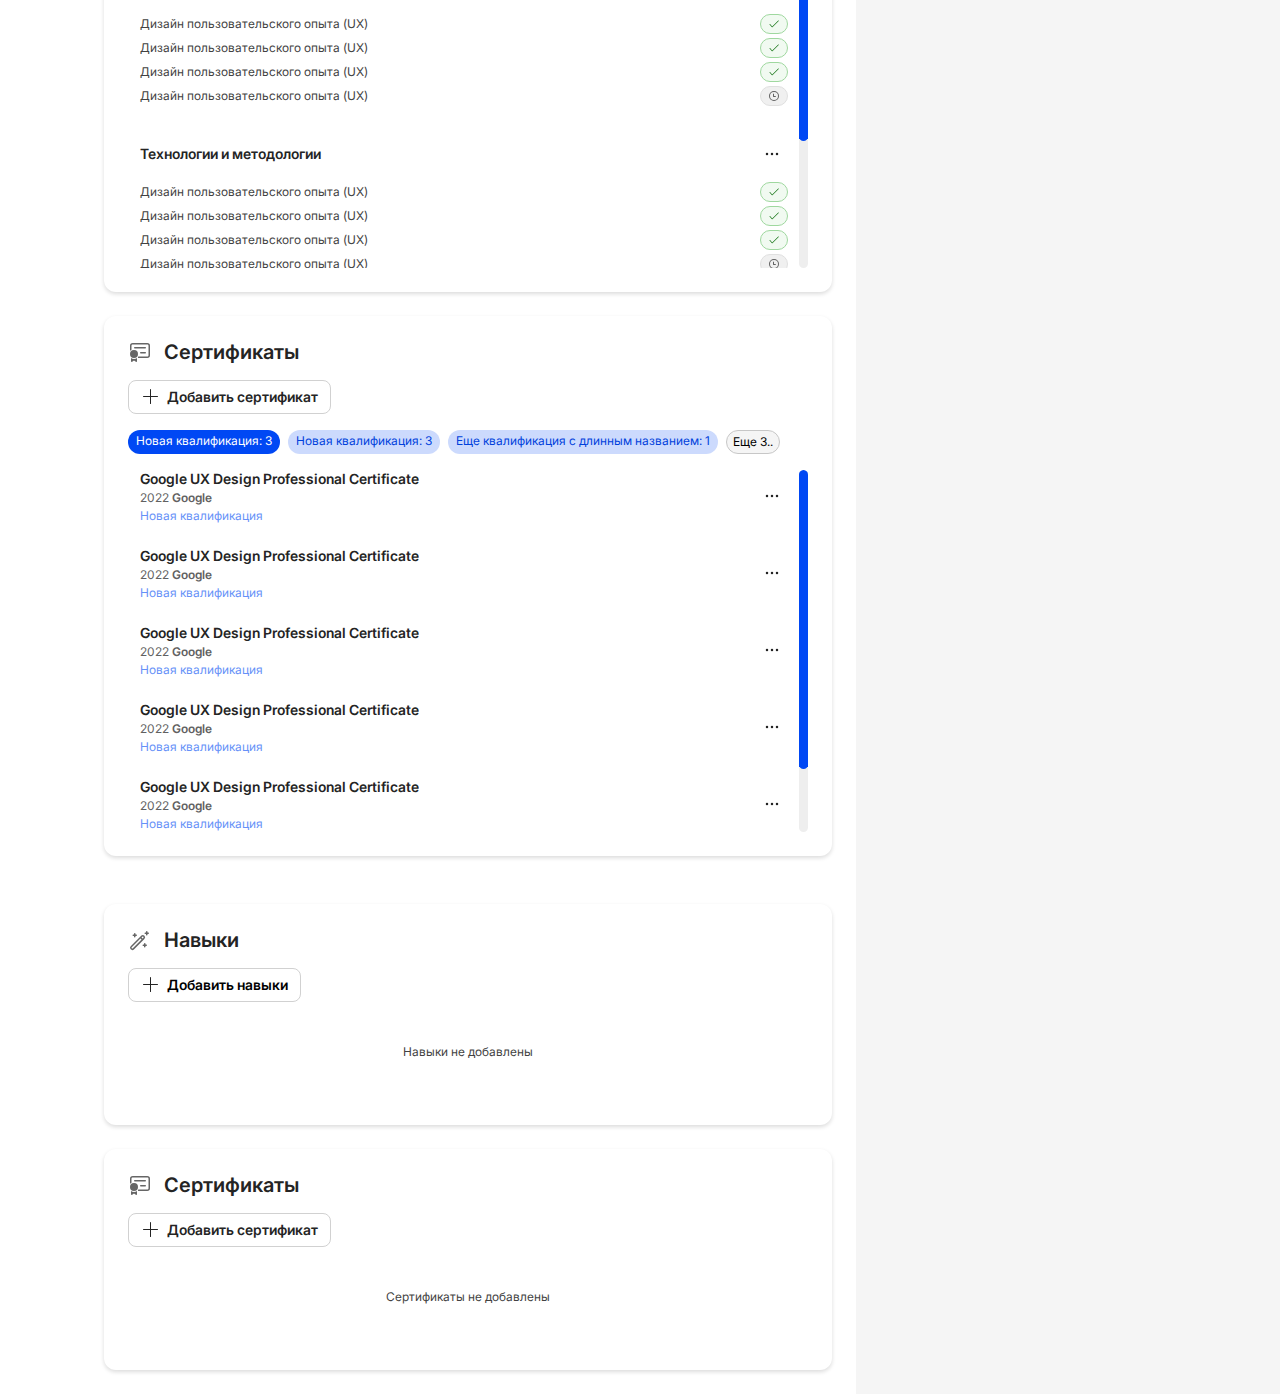
<file: index copy.html>
<!DOCTYPE html>
<html lang="ru">

<head>
    <meta charset="UTF-8">
    <meta name="viewport" content="width=device-width, initial-scale=1.0">
    <link rel="stylesheet" href="css/style.min.css?_v=20250801150201" />
    <script src="https://cdnjs.cloudflare.com/ajax/libs/jquery/3.7.1/jquery.min.js?_v=20250801150201"
        integrity="sha512-v2CJ7UaYy4JwqLDIrZUI/4hqeoQieOmAZNXBeQyjo21dadnwR+8ZaIJVT8EE2iyI61OV8e6M8PP2/4hpQINQ/g=="
        crossorigin="anonymous" referrerpolicy="no-referrer"></script>
    <title>Homepage</title>
</head>

<body>

    <div class="wrapper">

        <div class="homepage">
            <div class="homepage__panel homepage-panel">
                <a href="#" class="homepage-panel__logo">
                    <img src="img/logo.svg" alt="Logo">
                </a>
                <div class="homepage-panel__select">
                    <div class="homepage-panel__current">Сотрудник</div>
                    <div class="homepage-panel__roles">
                        <a href="#" class="homepage-panel__role active">Сотрудник</a>
                        <a href="#" class="homepage-panel__role">Тимлидер</a>
                    </div>
                </div>
                <div class="homepage-panel__menu homepage-menu">
                    <nav class="homepage-menu__body">
                        <ul class="homepage-menu__list">
                            <li class="homepage-menu__item">
                                <a href="#" class="homepage-menu__link">
                                    <svg>
                                        <use href="img/icons/icons.svg#profile"></use>
                                    </svg>
                                    Профиль
                                </a>
                                <div class="homepage-menu__submenu">
                                    <h3 class="homepage-menu__title">Профиль</h3>
                                    <ul class="homepage-menu__sublist">
                                        <li class="homepage-menu__subitem">
                                            <a href="#" class="homepage-menu__sublink">Полезные контакты </a>
                                        </li>
                                        <li class="homepage-menu__subitem">
                                            <a href="#" class="homepage-menu__sublink">Полезные контакты </a>
                                        </li>
                                        <li class="homepage-menu__subitem">
                                            <a href="#" class="homepage-menu__sublink">Подбор персонала и бренд
                                                работодателя</a>
                                            <button type="button" class="homepage-menu__btn" title="More">
                                                <svg>
                                                    <use href="img/icons/icons.svg#arrow2_home"></use>
                                                </svg>
                                            </button>
                                            <div class="homepage-menu__level2">
                                                <ul class="homepage-menu__sublist">
                                                    <li class="homepage-menu__subitem">
                                                        <a href="#" class="homepage-menu__sublink">Руководство для
                                                            персонала</a>
                                                    </li>
                                                    <li class="homepage-menu__subitem">
                                                        <a href="#" class="homepage-menu__sublink">Руководство для
                                                            персонала</a>
                                                    </li>
                                                    <li class="homepage-menu__subitem">
                                                        <a href="#" class="homepage-menu__sublink">Руководство для
                                                            персонала</a>
                                                    </li>
                                                </ul>
                                            </div>
                                        </li>
                                        <li class="homepage-menu__subitem">
                                            <a href="#" class="homepage-menu__sublink">Полезные контакты </a>
                                        </li>
                                        <li class="homepage-menu__subitem">
                                            <a href="#" class="homepage-menu__sublink">Полезные контакты </a>
                                        </li>
                                        <li class="homepage-menu__subitem">
                                            <a href="#" class="homepage-menu__sublink">Подбор персонала и бренд
                                                работодателя</a>
                                            <button type="button" class="homepage-menu__btn" title="More">
                                                <svg>
                                                    <use href="img/icons/icons.svg#arrow2_home"></use>
                                                </svg>
                                            </button>
                                            <div class="homepage-menu__level2">
                                                <ul class="homepage-menu__sublist">
                                                    <li class="homepage-menu__subitem">
                                                        <a href="#" class="homepage-menu__sublink">Руководство для
                                                            персонала</a>
                                                    </li>
                                                    <li class="homepage-menu__subitem">
                                                        <a href="#" class="homepage-menu__sublink">Руководство для
                                                            персонала</a>
                                                    </li>
                                                    <li class="homepage-menu__subitem">
                                                        <a href="#" class="homepage-menu__sublink">Руководство для
                                                            персонала</a>
                                                    </li>
                                                </ul>
                                            </div>
                                        </li>
                                        <li class="homepage-menu__subitem">
                                            <a href="#" class="homepage-menu__sublink">Полезные контакты </a>
                                        </li>
                                        <li class="homepage-menu__subitem">
                                            <a href="#" class="homepage-menu__sublink">Полезные контакты </a>
                                        </li>
                                    </ul>
                                </div>
                            </li>
                            <li class="homepage-menu__item">
                                <a href="#" class="homepage-menu__link">
                                    <svg>
                                        <use href="img/icons/icons.svg#firm"></use>
                                    </svg>
                                    Фирма
                                </a>
                                <div class="homepage-menu__submenu">
                                    <h3 class="homepage-menu__title">Фирма</h3>
                                    <div class="homepage-menu__search">
                                        <input type="text" placeholder="Поиск по меню">
                                    </div>
                                    <ul class="homepage-menu__sublist">
                                        <li class="homepage-menu__subitem">
                                            <a href="#" class="homepage-menu__sublink">Полезные контакты </a>
                                        </li>
                                        <li class="homepage-menu__subitem">
                                            <a href="#" class="homepage-menu__sublink">Полезные контакты </a>
                                        </li>
                                        <li class="homepage-menu__subitem">
                                            <a href="#" class="homepage-menu__sublink">Подбор персонала и бренд
                                                работодателя</a>
                                            <button type="button" class="homepage-menu__btn" title="More">
                                                <svg>
                                                    <use href="img/icons/icons.svg#arrow2_home"></use>
                                                </svg>
                                            </button>
                                            <div class="homepage-menu__level2">
                                                <ul class="homepage-menu__sublist">
                                                    <li class="homepage-menu__subitem">
                                                        <a href="#" class="homepage-menu__sublink">Руководство для
                                                            персонала</a>
                                                    </li>
                                                    <li class="homepage-menu__subitem">
                                                        <a href="#" class="homepage-menu__sublink">Руководство для
                                                            персонала</a>
                                                    </li>
                                                    <li class="homepage-menu__subitem">
                                                        <a href="#" class="homepage-menu__sublink">Руководство для
                                                            персонала</a>
                                                    </li>
                                                </ul>
                                            </div>
                                        </li>
                                        <li class="homepage-menu__subitem">
                                            <a href="#" class="homepage-menu__sublink">Полезные контакты </a>
                                        </li>
                                        <li class="homepage-menu__subitem">
                                            <a href="#" class="homepage-menu__sublink">Полезные контакты </a>
                                        </li>
                                        <li class="homepage-menu__subitem">
                                            <a href="#" class="homepage-menu__sublink">Подбор персонала и бренд
                                                работодателя</a>
                                            <button type="button" class="homepage-menu__btn" title="More">
                                                <svg>
                                                    <use href="img/icons/icons.svg#arrow2_home"></use>
                                                </svg>
                                            </button>
                                            <div class="homepage-menu__level2">
                                                <ul class="homepage-menu__sublist">
                                                    <li class="homepage-menu__subitem">
                                                        <a href="#" class="homepage-menu__sublink">Руководство для
                                                            персонала</a>
                                                    </li>
                                                    <li class="homepage-menu__subitem">
                                                        <a href="#" class="homepage-menu__sublink">Руководство для
                                                            персонала</a>
                                                    </li>
                                                    <li class="homepage-menu__subitem">
                                                        <a href="#" class="homepage-menu__sublink">Руководство для
                                                            персонала</a>
                                                    </li>
                                                </ul>
                                            </div>
                                        </li>
                                        <li class="homepage-menu__subitem">
                                            <a href="#" class="homepage-menu__sublink">Полезные контакты </a>
                                        </li>
                                        <li class="homepage-menu__subitem">
                                            <a href="#" class="homepage-menu__sublink">Полезные контакты </a>
                                        </li>
                                    </ul>
                                </div>
                            </li>
                            <li class="homepage-menu__item">
                                <a href="#" class="homepage-menu__link">
                                    <svg>
                                        <use href="img/icons/icons.svg#employees"></use>
                                    </svg>
                                    Сотрудники
                                </a>
                                <div class="homepage-menu__submenu">
                                    <h3 class="homepage-menu__title">Сотрудники</h3>
                                    <div class="homepage-menu__search">
                                        <input type="text" placeholder="Поиск по меню">
                                    </div>
                                    <ul class="homepage-menu__sublist">
                                        <li class="homepage-menu__subitem">
                                            <a href="#" class="homepage-menu__sublink">Полезные контакты </a>
                                        </li>
                                        <li class="homepage-menu__subitem">
                                            <a href="#" class="homepage-menu__sublink">Полезные контакты </a>
                                        </li>
                                        <li class="homepage-menu__subitem">
                                            <a href="#" class="homepage-menu__sublink">Подбор персонала и бренд
                                                работодателя</a>
                                            <button type="button" class="homepage-menu__btn" title="More">
                                                <svg>
                                                    <use href="img/icons/icons.svg#arrow2_home"></use>
                                                </svg>
                                            </button>
                                            <div class="homepage-menu__level2">
                                                <ul class="homepage-menu__sublist">
                                                    <li class="homepage-menu__subitem">
                                                        <a href="#" class="homepage-menu__sublink">Руководство для
                                                            персонала</a>
                                                    </li>
                                                    <li class="homepage-menu__subitem">
                                                        <a href="#" class="homepage-menu__sublink">Руководство для
                                                            персонала</a>
                                                    </li>
                                                    <li class="homepage-menu__subitem">
                                                        <a href="#" class="homepage-menu__sublink">Руководство для
                                                            персонала</a>
                                                    </li>
                                                </ul>
                                            </div>
                                        </li>
                                        <li class="homepage-menu__subitem">
                                            <a href="#" class="homepage-menu__sublink">Полезные контакты </a>
                                        </li>
                                        <li class="homepage-menu__subitem">
                                            <a href="#" class="homepage-menu__sublink">Полезные контакты </a>
                                        </li>
                                        <li class="homepage-menu__subitem">
                                            <a href="#" class="homepage-menu__sublink">Подбор персонала и бренд
                                                работодателя</a>
                                            <button type="button" class="homepage-menu__btn" title="More">
                                                <svg>
                                                    <use href="img/icons/icons.svg#arrow2_home"></use>
                                                </svg>
                                            </button>
                                            <div class="homepage-menu__level2">
                                                <ul class="homepage-menu__sublist">
                                                    <li class="homepage-menu__subitem">
                                                        <a href="#" class="homepage-menu__sublink">Руководство для
                                                            персонала</a>
                                                    </li>
                                                    <li class="homepage-menu__subitem">
                                                        <a href="#" class="homepage-menu__sublink">Руководство для
                                                            персонала</a>
                                                    </li>
                                                    <li class="homepage-menu__subitem">
                                                        <a href="#" class="homepage-menu__sublink">Руководство для
                                                            персонала</a>
                                                    </li>
                                                </ul>
                                            </div>
                                        </li>
                                        <li class="homepage-menu__subitem">
                                            <a href="#" class="homepage-menu__sublink">Полезные контакты </a>
                                        </li>
                                        <li class="homepage-menu__subitem">
                                            <a href="#" class="homepage-menu__sublink">Полезные контакты </a>
                                        </li>
                                    </ul>
                                </div>
                            </li>
                            <li class="homepage-menu__item">
                                <a href="#" class="homepage-menu__link">
                                    <svg>
                                        <use href="img/icons/icons.svg#services"></use>
                                    </svg>
                                    Сервисы
                                </a>
                                <div class="homepage-menu__submenu">
                                    <h3 class="homepage-menu__title">Сервисы</h3>
                                    <div class="homepage-menu__search">
                                        <input type="text" placeholder="Поиск по меню">
                                    </div>
                                    <ul class="homepage-menu__sublist">
                                        <li class="homepage-menu__subitem">
                                            <a href="#" class="homepage-menu__sublink">Полезные контакты </a>
                                        </li>
                                        <li class="homepage-menu__subitem">
                                            <a href="#" class="homepage-menu__sublink">Полезные контакты </a>
                                        </li>
                                        <li class="homepage-menu__subitem">
                                            <a href="#" class="homepage-menu__sublink">Подбор персонала и бренд
                                                работодателя</a>
                                            <button type="button" class="homepage-menu__btn" title="More">
                                                <svg>
                                                    <use href="img/icons/icons.svg#arrow2_home"></use>
                                                </svg>
                                            </button>
                                            <div class="homepage-menu__level2">
                                                <ul class="homepage-menu__sublist">
                                                    <li class="homepage-menu__subitem">
                                                        <a href="#" class="homepage-menu__sublink">Руководство для
                                                            персонала</a>
                                                    </li>
                                                    <li class="homepage-menu__subitem">
                                                        <a href="#" class="homepage-menu__sublink">Руководство для
                                                            персонала</a>
                                                    </li>
                                                    <li class="homepage-menu__subitem">
                                                        <a href="#" class="homepage-menu__sublink">Руководство для
                                                            персонала</a>
                                                    </li>
                                                </ul>
                                            </div>
                                        </li>
                                        <li class="homepage-menu__subitem">
                                            <a href="#" class="homepage-menu__sublink">Полезные контакты </a>
                                        </li>
                                        <li class="homepage-menu__subitem">
                                            <a href="#" class="homepage-menu__sublink">Полезные контакты </a>
                                        </li>
                                        <li class="homepage-menu__subitem">
                                            <a href="#" class="homepage-menu__sublink">Подбор персонала и бренд
                                                работодателя</a>
                                            <button type="button" class="homepage-menu__btn" title="More">
                                                <svg>
                                                    <use href="img/icons/icons.svg#arrow2_home"></use>
                                                </svg>
                                            </button>
                                            <div class="homepage-menu__level2">
                                                <ul class="homepage-menu__sublist">
                                                    <li class="homepage-menu__subitem">
                                                        <a href="#" class="homepage-menu__sublink">Руководство для
                                                            персонала</a>
                                                    </li>
                                                    <li class="homepage-menu__subitem">
                                                        <a href="#" class="homepage-menu__sublink">Руководство для
                                                            персонала</a>
                                                    </li>
                                                    <li class="homepage-menu__subitem">
                                                        <a href="#" class="homepage-menu__sublink">Руководство для
                                                            персонала</a>
                                                    </li>
                                                </ul>
                                            </div>
                                        </li>
                                        <li class="homepage-menu__subitem">
                                            <a href="#" class="homepage-menu__sublink">Полезные контакты </a>
                                        </li>
                                        <li class="homepage-menu__subitem">
                                            <a href="#" class="homepage-menu__sublink">Полезные контакты </a>
                                        </li>
                                    </ul>
                                </div>
                            </li>
                            <li class="homepage-menu__item">
                                <a href="#" class="homepage-menu__link">
                                    <svg>
                                        <use href="img/icons/icons.svg#favorite"></use>
                                    </svg>
                                    Избранное
                                </a>
                                <div class="homepage-menu__submenu">
                                    <h3 class="homepage-menu__title">Избранное</h3>
                                    <div class="homepage-menu__search">
                                        <input type="text" placeholder="Поиск по меню">
                                    </div>
                                    <ul class="homepage-menu__sublist">
                                        <li class="homepage-menu__subitem">
                                            <a href="#" class="homepage-menu__sublink">Полезные контакты </a>
                                        </li>
                                        <li class="homepage-menu__subitem">
                                            <a href="#" class="homepage-menu__sublink">Полезные контакты </a>
                                        </li>
                                        <li class="homepage-menu__subitem">
                                            <a href="#" class="homepage-menu__sublink">Подбор персонала и бренд
                                                работодателя</a>
                                            <button type="button" class="homepage-menu__btn" title="More">
                                                <svg>
                                                    <use href="img/icons/icons.svg#arrow2_home"></use>
                                                </svg>
                                            </button>
                                            <div class="homepage-menu__level2">
                                                <ul class="homepage-menu__sublist">
                                                    <li class="homepage-menu__subitem">
                                                        <a href="#" class="homepage-menu__sublink">Руководство для
                                                            персонала</a>
                                                    </li>
                                                    <li class="homepage-menu__subitem">
                                                        <a href="#" class="homepage-menu__sublink">Руководство для
                                                            персонала</a>
                                                    </li>
                                                    <li class="homepage-menu__subitem">
                                                        <a href="#" class="homepage-menu__sublink">Руководство для
                                                            персонала</a>
                                                    </li>
                                                </ul>
                                            </div>
                                        </li>
                                        <li class="homepage-menu__subitem">
                                            <a href="#" class="homepage-menu__sublink">Полезные контакты </a>
                                        </li>
                                        <li class="homepage-menu__subitem">
                                            <a href="#" class="homepage-menu__sublink">Полезные контакты </a>
                                        </li>
                                        <li class="homepage-menu__subitem">
                                            <a href="#" class="homepage-menu__sublink">Подбор персонала и бренд
                                                работодателя</a>
                                            <button type="button" class="homepage-menu__btn" title="More">
                                                <svg>
                                                    <use href="img/icons/icons.svg#arrow2_home"></use>
                                                </svg>
                                            </button>
                                            <div class="homepage-menu__level2">
                                                <ul class="homepage-menu__sublist">
                                                    <li class="homepage-menu__subitem">
                                                        <a href="#" class="homepage-menu__sublink">Руководство для
                                                            персонала</a>
                                                    </li>
                                                    <li class="homepage-menu__subitem">
                                                        <a href="#" class="homepage-menu__sublink">Руководство для
                                                            персонала</a>
                                                    </li>
                                                    <li class="homepage-menu__subitem">
                                                        <a href="#" class="homepage-menu__sublink">Руководство для
                                                            персонала</a>
                                                    </li>
                                                </ul>
                                            </div>
                                        </li>
                                        <li class="homepage-menu__subitem">
                                            <a href="#" class="homepage-menu__sublink">Полезные контакты </a>
                                        </li>
                                        <li class="homepage-menu__subitem">
                                            <a href="#" class="homepage-menu__sublink">Полезные контакты </a>
                                        </li>
                                    </ul>
                                </div>
                            </li>
                        </ul>
                    </nav>
                </div>
            </div>
            <div class="homepage__wrapper">
                <div class="homepage__header homepage-header">
                    <div class="homepage-header__options">
                        <a href="#" class="homepage-header__logo">
                            <img src="img/logo.svg" alt="Logo">
                        </a>
                        <div class="homepage-header__select">
                            <div class="homepage-header__current">Сотрудник</div>
                            <div class="homepage-header__roles">
                                <a href="#" class="homepage-header__role active">Сотрудник</a>
                                <a href="#" class="homepage-header__role">Тимлидер</a>
                            </div>
                        </div>
                    </div>
                    <div class="homepage-header__bredcrumbs homepage-bredcrumbs">
                        <a href="#" class="homepage-bredcrumbs__item">Профиль</a>
                        <span class="homepage-bredcrumbs__item">Основная информация</span>
                    </div>
                    <div class="homepage-header__search">
                        <input type="text" placeholder="Поиск">
                    </div>
                    <div class="homepage-header__count">
                        <svg>
                            <use href="img/icons/icons.svg#code"></use>
                        </svg>
                        2 800
                    </div>
                    <a href="#" class="homepage-header__btn" title="Notifications">
                        <svg>
                            <use href="img/icons/icons.svg#alert"></use>
                        </svg>
                    </a>
                    <a href="#" class="homepage-header__profile" title="Profile">
                        <picture><source srcset="img/homepage-main/image.webp" type="image/webp"><img src="img/homepage-main/image.png" alt="Avatar"></picture>
                    </a>
                </div>
                <div class="homepage__main homepage-main">
                    <div class="homepage-main__photo">
                        <picture><source srcset="img/homepage-main/image.webp" type="image/webp"><img src="img/homepage-main/image.png" alt="Avatar"></picture>
                    </div>
                    <h1 class="homepage-main__name">
                        Константинопольская Мария Сергеевна
                    </h1>
                    <div class="homepage-main__contacts">
                        <div class="homepage-main__row">
                            <div class="homepage-main__contact homepage-main__contact_blue">
                                <svg>
                                    <use href="img/icons/icons.svg#organization"></use>
                                </svg>
                                Manager
                            </div>
                            <div class="homepage-main__contact">
                                <svg>
                                    <use href="img/icons/icons.svg#map"></use>
                                </svg>
                                Москва
                            </div>
                        </div>
                        <div class="homepage-main__row">
                            <div class="homepage-main__contact homepage-main__contact_blue">
                                <svg>
                                    <use href="img/icons/icons.svg#skype"></use>
                                </svg>
                                Konstantinopolskaya Maria
                            </div>
                            <div class="homepage-main__contact homepage-main__contact_blue">
                                <svg>
                                    <use href="img/icons/icons.svg#mail"></use>
                                </svg>
                                mary.konstantinopolskaya@tedo.ru
                            </div>
                            <div class="homepage-main__contact homepage-main__contact_blue">
                                <svg>
                                    <use href="img/icons/icons.svg#telegram"></use>
                                </svg>
                                marymary
                            </div>
                            <div class="homepage-main__contact">
                                <svg>
                                    <use href="img/icons/icons.svg#phone"></use>
                                </svg>
                                +7 916 276 4063
                            </div>
                            <button type="button" class="homepage-main__more">
                                <svg>
                                    <use href="img/icons/icons.svg#double-arrow"></use>
                                </svg>
                                Больше информации
                            </button>
                        </div>
                    </div>
                    <div class="homepage-main__details">
                        <div class="homepage-main__hidden">
                            <div class="homepage-main__contacts">
                                <div class="homepage-main__contact homepage-main__contact_blue">
                                    <svg>
                                        <use href="img/icons/icons.svg#skype"></use>
                                    </svg>
                                    Konstantinopolskaya Maria
                                </div>
                                <div class="homepage-main__contact homepage-main__contact_blue">
                                    <svg>
                                        <use href="img/icons/icons.svg#mail"></use>
                                    </svg>
                                    mary.konstantinopolskaya@tedo.ru
                                </div>
                                <div class="homepage-main__contact homepage-main__contact_blue">
                                    <svg>
                                        <use href="img/icons/icons.svg#telegram"></use>
                                    </svg>
                                    marymary
                                </div>
                                <div class="homepage-main__contact homepage-main__contact_blue">
                                    <svg>
                                        <use href="img/icons/icons.svg#phone"></use>
                                    </svg>
                                    +7 916 276 4063
                                </div>
                            </div>
                            <ul class="homepage-main__list">
                                <li class="homepage-main__item">Сегмент <span>Москва</span></li>
                                <li class="homepage-main__item">Платформа: <span>Technology</span></li>
                                <li class="homepage-main__item">Группа: <span>Artificial Intelligence (AIDA)</span></li>
                                <li class="homepage-main__item">Центр затрат: <span>31H</span></li>
                                <li class="homepage-main__item homepage-main__item_blue">HR бизнес-партнер(ы):
                                    <span>Дарья Головко, Евгения Щукина</span>
                                </li>
                                <li class="homepage-main__item homepage-main__item_blue">Тимлидер: <span>Марина
                                        Кубанина</span></li>
                                <li class="homepage-main__item">Номер трудового договора (Staff ID): <span>025147</span>
                                </li>
                                <li class="homepage-main__item">Тип договора: <span>Permanent Contract</span></li>
                                <li class="homepage-main__item">Дата начала трудового договора: <span>04.04.2022</span>
                                </li>
                                <li class="homepage-main__item">Дата первого приема на работу: <span>04.04.2022</span>
                                </li>
                                <li class="homepage-main__item">График работы: <span>Полный</span></li>
                                <li class="homepage-main__item">GUID: <span>psolodovni001</span></li>
                                <li class="homepage-main__item">Образование: <span>Мордовский государственный
                                        университет им. Н.П Огарева, 27.06.2013, специальность - "Реклама"</span></li>
                            </ul>
                            <button type="button" class="homepage-main__less">
                                <svg>
                                    <use href="img/icons/icons.svg#double-arrow"></use>
                                </svg>
                                Скрыть детальную информацию
                            </button>
                        </div>
                    </div>
                    <button type="button" class="homepage-main__btn" title="Settings" data-modal="edit">
                        <svg>
                            <use href="img/icons/icons.svg#settings"></use>
                        </svg>
                    </button>
                </div>
                <div class="homepage__navigation homepage-navigation">
                    <nav class="homepage-navigation__body">
                        <ul class="homepage-navigation__list">
                            <li class="homepage-navigation__item">
                                <a href="#study" class="homepage-navigation__link active">Обучение</a>
                            </li>
                            <li class="homepage-navigation__item">
                                <a href="#feedback" class="homepage-navigation__link">Обратная связь</a>
                            </li>
                            <li class="homepage-navigation__item">
                                <a href="#tedcoins" class="homepage-navigation__link">Тедкоины</a>
                            </li>
                            <li class="homepage-navigation__item">
                                <a href="#goals" class="homepage-navigation__link">Цели</a>
                            </li>
                            <li class="homepage-navigation__item">
                                <a href="#skills" class="homepage-navigation__link">Опыт и навыки</a>
                            </li>
                        </ul>
                    </nav>
                </div>
                <div class="homepage__body">
                    <div class="homepage__content">
                        <div class="homepage__study homepage-study" id="study">
                            <div class="homepage-study__header">
                                <h2 class="homepage-study__title">Обучение</h2>
                                <a href="#" class="homepage-study__more">
                                    <svg>
                                        <use href="img/icons/icons.svg#arrow_home"></use>
                                    </svg>
                                    Все обучение
                                </a>
                            </div>
                            <div class="homepage-study__tabs homepage-tabs">
                                <div class="homepage-tabs__header">
                                    <a href="#study1" class="homepage-tabs__link active">(7) Запланированное</a>
                                    <a href="#study2" class="homepage-tabs__link">Каталог курсов</a>
                                    <a href="#study3" class="homepage-tabs__link">Нет обучения</a>
                                </div>
                                <div class="homepage-tabs__body">
                                    <div id="study1" class="homepage-tabs__block active">
                                        <ul class="homepage-study__list">
                                            <li class="homepage-study__item homepage-study__item_expiring">
                                                <div class="homepage-study__image">
                                                    <picture><source srcset="img/homepage-study/image.webp" type="image/webp"><img src="img/homepage-study/image.png" alt="Image"></picture>
                                                </div>
                                                <div class="homepage-study__info">
                                                    <div class="homepage-study__name">Тренинг по соответствию политикам
                                                        и процедурам ТеДо FY 2025</div>
                                                    <div class="homepage-study__details">
                                                        <div class="homepage-study__type">Курс</div>
                                                        <div class="homepage-study__left">Осталось 7 дней</div>
                                                        <div class="homepage-study__end">Дедлайн: 14 февраля 2025 </div>
                                                    </div>
                                                </div>
                                                <div class="homepage-study__options">
                                                    <button type="button" class="homepage-study__btn" title="Options">
                                                        <svg>
                                                            <use href="img/icons/icons.svg#options"></use>
                                                        </svg>
                                                    </button>
                                                    <div class="homepage-study__menu">
                                                        <a href="#" class="homepage-study__link">
                                                            <svg>
                                                                <use href="img/icons/icons.svg#arrow_home"></use>
                                                            </svg>
                                                            Перейти
                                                        </a>
                                                        <a href="#" class="homepage-study__link">
                                                            <svg>
                                                                <use href="img/icons/icons.svg#cancel"></use>
                                                            </svg>
                                                            Отменить
                                                        </a>
                                                        <a href="#" class="homepage-study__link">
                                                            <svg>
                                                                <use href="img/icons/icons.svg#favorite"></use>
                                                            </svg>
                                                            В избранное
                                                        </a>
                                                    </div>
                                                </div>
                                            </li>
                                            <li class="homepage-study__item homepage-study__item_expiring">
                                                <div class="homepage-study__image">
                                                    <picture><source srcset="img/homepage-study/image.webp" type="image/webp"><img src="img/homepage-study/image.png" alt="Image"></picture>
                                                </div>
                                                <div class="homepage-study__info">
                                                    <div class="homepage-study__name">Тренинг по соответствию политикам
                                                        и процедурам ТеДо FY 2025</div>
                                                    <div class="homepage-study__details">
                                                        <div class="homepage-study__type">Курс</div>
                                                        <div class="homepage-study__left">Осталось 7 дней</div>
                                                        <div class="homepage-study__end">Дедлайн: 14 февраля 2025 </div>
                                                    </div>
                                                </div>
                                                <div class="homepage-study__options">
                                                    <button type="button" class="homepage-study__btn" title="Options">
                                                        <svg>
                                                            <use href="img/icons/icons.svg#options"></use>
                                                        </svg>
                                                    </button>
                                                    <div class="homepage-study__menu">
                                                        <a href="#" class="homepage-study__link">
                                                            <svg>
                                                                <use href="img/icons/icons.svg#arrow_home"></use>
                                                            </svg>
                                                            Перейти
                                                        </a>
                                                        <a href="#" class="homepage-study__link">
                                                            <svg>
                                                                <use href="img/icons/icons.svg#cancel"></use>
                                                            </svg>
                                                            Отменить
                                                        </a>
                                                        <a href="#" class="homepage-study__link">
                                                            <svg>
                                                                <use href="img/icons/icons.svg#favorite"></use>
                                                            </svg>
                                                            В избранное
                                                        </a>
                                                    </div>
                                                </div>
                                                <div class="homepage-study__progress" data-progress="7">
                                                    <div class="homepage-study__bar"></div>
                                                </div>
                                            </li>
                                            <li class="homepage-study__item homepage-study__item_added">
                                                <div class="homepage-study__image">
                                                    <picture><source srcset="img/homepage-study/image.webp" type="image/webp"><img src="img/homepage-study/image.png" alt="Image"></picture>
                                                </div>
                                                <div class="homepage-study__info">
                                                    <div class="homepage-study__name">Тренинг по соответствию политикам
                                                        и процедурам ТеДо FY 2025</div>
                                                    <div class="homepage-study__details">
                                                        <div class="homepage-study__type">Курс</div>
                                                        <div class="homepage-study__end">Дедлайн: 14 февраля 2025 </div>
                                                    </div>
                                                </div>
                                                <div class="homepage-study__options">
                                                    <button type="button" class="homepage-study__btn" title="Options">
                                                        <svg>
                                                            <use href="img/icons/icons.svg#options"></use>
                                                        </svg>
                                                    </button>
                                                    <div class="homepage-study__menu">
                                                        <a href="#" class="homepage-study__link">
                                                            <svg>
                                                                <use href="img/icons/icons.svg#arrow_home"></use>
                                                            </svg>
                                                            Перейти
                                                        </a>
                                                        <a href="#" class="homepage-study__link">
                                                            <svg>
                                                                <use href="img/icons/icons.svg#cancel"></use>
                                                            </svg>
                                                            Отменить
                                                        </a>
                                                        <a href="#" class="homepage-study__link">
                                                            <svg>
                                                                <use href="img/icons/icons.svg#favorite"></use>
                                                            </svg>
                                                            В избранное
                                                        </a>
                                                    </div>
                                                </div>
                                                <div class="homepage-study__progress" data-progress="70">
                                                    <div class="homepage-study__bar"></div>
                                                </div>
                                            </li>
                                            <li class="homepage-study__item homepage-study__item_added">
                                                <div class="homepage-study__image">
                                                    <picture><source srcset="img/homepage-study/image.webp" type="image/webp"><img src="img/homepage-study/image.png" alt="Image"></picture>
                                                </div>
                                                <div class="homepage-study__info">
                                                    <div class="homepage-study__name">Тренинг по соответствию политикам
                                                        и процедурам ТеДо FY 2025</div>
                                                    <div class="homepage-study__details">
                                                        <div class="homepage-study__type">Курс</div>
                                                        <div class="homepage-study__end">Дедлайн: 14 февраля 2025 </div>
                                                    </div>
                                                </div>
                                                <div class="homepage-study__options">
                                                    <button type="button" class="homepage-study__btn" title="Options">
                                                        <svg>
                                                            <use href="img/icons/icons.svg#options"></use>
                                                        </svg>
                                                    </button>
                                                    <div class="homepage-study__menu">
                                                        <a href="#" class="homepage-study__link">
                                                            <svg>
                                                                <use href="img/icons/icons.svg#arrow_home"></use>
                                                            </svg>
                                                            Перейти
                                                        </a>
                                                        <a href="#" class="homepage-study__link">
                                                            <svg>
                                                                <use href="img/icons/icons.svg#cancel"></use>
                                                            </svg>
                                                            Отменить
                                                        </a>
                                                        <a href="#" class="homepage-study__link">
                                                            <svg>
                                                                <use href="img/icons/icons.svg#favorite"></use>
                                                            </svg>
                                                            В избранное
                                                        </a>
                                                    </div>
                                                </div>
                                            </li>
                                            <li class="homepage-study__item">
                                                <div class="homepage-study__image">
                                                    <picture><source srcset="img/homepage-study/image.webp" type="image/webp"><img src="img/homepage-study/image.png" alt="Image"></picture>
                                                </div>
                                                <div class="homepage-study__info">
                                                    <div class="homepage-study__name">Тренинг по соответствию политикам
                                                        и процедурам ТеДо FY 2025</div>
                                                    <div class="homepage-study__details">
                                                        <div class="homepage-study__type">Курс</div>
                                                        <div class="homepage-study__left">Осталось 7 дней</div>
                                                        <div class="homepage-study__end">Дедлайн: 14 февраля 2025 </div>
                                                    </div>
                                                </div>
                                                <div class="homepage-study__options">
                                                    <button type="button" class="homepage-study__btn" title="Options">
                                                        <svg>
                                                            <use href="img/icons/icons.svg#options"></use>
                                                        </svg>
                                                    </button>
                                                    <div class="homepage-study__menu">
                                                        <a href="#" class="homepage-study__link">
                                                            <svg>
                                                                <use href="img/icons/icons.svg#arrow_home"></use>
                                                            </svg>
                                                            Перейти
                                                        </a>
                                                        <a href="#" class="homepage-study__link">
                                                            <svg>
                                                                <use href="img/icons/icons.svg#cancel"></use>
                                                            </svg>
                                                            Отменить
                                                        </a>
                                                        <a href="#" class="homepage-study__link">
                                                            <svg>
                                                                <use href="img/icons/icons.svg#favorite"></use>
                                                            </svg>
                                                            В избранное
                                                        </a>
                                                    </div>
                                                </div>
                                            </li>
                                        </ul>
                                        <div class="homepage-study__footer">
                                            <a href="#" class="homepage-study__all">
                                                Смотреть все
                                            </a>
                                            <div class="homepage-study__required">
                                                Обязательных не пройдено: <span>2</span>
                                            </div>
                                        </div>
                                    </div>
                                    <div id="study2" class="homepage-tabs__block">
                                        <ul class="homepage-study__list">
                                            <li class="homepage-study__item">
                                                <div class="homepage-study__image">
                                                    <picture><source srcset="img/homepage-study/image.webp" type="image/webp"><img src="img/homepage-study/image.png" alt="Image"></picture>
                                                </div>
                                                <div class="homepage-study__info">
                                                    <div class="homepage-study__name">Тренинг по соответствию политикам
                                                        и процедурам ТеДо FY 2025</div>
                                                    <div class="homepage-study__details">
                                                        <div class="homepage-study__type">Курс</div>
                                                    </div>
                                                </div>
                                                <div class="homepage-study__options">
                                                    <button type="button" class="homepage-study__btn" title="Options">
                                                        <svg>
                                                            <use href="img/icons/icons.svg#options"></use>
                                                        </svg>
                                                    </button>
                                                    <div class="homepage-study__menu">
                                                        <a href="#" class="homepage-study__link">
                                                            <svg>
                                                                <use href="img/icons/icons.svg#description"></use>
                                                            </svg>
                                                            Посмотреть описание
                                                        </a>
                                                        <a href="#" class="homepage-study__link">
                                                            <svg>
                                                                <use href="img/icons/icons.svg#favorite"></use>
                                                            </svg>
                                                            В избранное
                                                        </a>
                                                    </div>
                                                </div>
                                            </li>
                                            <li class="homepage-study__item">
                                                <div class="homepage-study__image">
                                                    <picture><source srcset="img/homepage-study/image.webp" type="image/webp"><img src="img/homepage-study/image.png" alt="Image"></picture>
                                                </div>
                                                <div class="homepage-study__info">
                                                    <div class="homepage-study__name">Тренинг по соответствию политикам
                                                        и процедурам ТеДо FY 2025</div>
                                                    <div class="homepage-study__details">
                                                        <div class="homepage-study__type">Курс</div>
                                                    </div>
                                                </div>
                                                <div class="homepage-study__options">
                                                    <button type="button" class="homepage-study__btn" title="Options">
                                                        <svg>
                                                            <use href="img/icons/icons.svg#options"></use>
                                                        </svg>
                                                    </button>
                                                    <div class="homepage-study__menu">
                                                        <a href="#" class="homepage-study__link">
                                                            <svg>
                                                                <use href="img/icons/icons.svg#description"></use>
                                                            </svg>
                                                            Посмотреть описание
                                                        </a>
                                                        <a href="#" class="homepage-study__link">
                                                            <svg>
                                                                <use href="img/icons/icons.svg#favorite"></use>
                                                            </svg>
                                                            В избранное
                                                        </a>
                                                    </div>
                                                </div>
                                            </li>
                                            <li class="homepage-study__item">
                                                <div class="homepage-study__image">
                                                    <picture><source srcset="img/homepage-study/image.webp" type="image/webp"><img src="img/homepage-study/image.png" alt="Image"></picture>
                                                </div>
                                                <div class="homepage-study__info">
                                                    <div class="homepage-study__name">Тренинг по соответствию политикам
                                                        и процедурам ТеДо FY 2025</div>
                                                    <div class="homepage-study__details">
                                                        <div class="homepage-study__type">Курс</div>
                                                    </div>
                                                </div>
                                                <div class="homepage-study__options">
                                                    <button type="button" class="homepage-study__btn" title="Options">
                                                        <svg>
                                                            <use href="img/icons/icons.svg#options"></use>
                                                        </svg>
                                                    </button>
                                                    <div class="homepage-study__menu">
                                                        <a href="#" class="homepage-study__link">
                                                            <svg>
                                                                <use href="img/icons/icons.svg#description"></use>
                                                            </svg>
                                                            Посмотреть описание
                                                        </a>
                                                        <a href="#" class="homepage-study__link">
                                                            <svg>
                                                                <use href="img/icons/icons.svg#favorite"></use>
                                                            </svg>
                                                            В избранное
                                                        </a>
                                                    </div>
                                                </div>
                                            </li>
                                            <li class="homepage-study__item">
                                                <div class="homepage-study__image">
                                                    <picture><source srcset="img/homepage-study/image.webp" type="image/webp"><img src="img/homepage-study/image.png" alt="Image"></picture>
                                                </div>
                                                <div class="homepage-study__info">
                                                    <div class="homepage-study__name">Тренинг по соответствию политикам
                                                        и процедурам ТеДо FY 2025</div>
                                                    <div class="homepage-study__details">
                                                        <div class="homepage-study__type">Курс</div>
                                                    </div>
                                                </div>
                                                <div class="homepage-study__options">
                                                    <button type="button" class="homepage-study__btn" title="Options">
                                                        <svg>
                                                            <use href="img/icons/icons.svg#options"></use>
                                                        </svg>
                                                    </button>
                                                    <div class="homepage-study__menu">
                                                        <a href="#" class="homepage-study__link">
                                                            <svg>
                                                                <use href="img/icons/icons.svg#description"></use>
                                                            </svg>
                                                            Посмотреть описание
                                                        </a>
                                                        <a href="#" class="homepage-study__link">
                                                            <svg>
                                                                <use href="img/icons/icons.svg#favorite"></use>
                                                            </svg>
                                                            В избранное
                                                        </a>
                                                    </div>
                                                </div>
                                            </li>
                                        </ul>
                                        <div class="homepage-study__footer">
                                            <a href="#" class="homepage-study__all">
                                                Смотреть все
                                            </a>
                                        </div>
                                    </div>
                                    <div id="study3" class="homepage-tabs__block">
                                        <p class="homepage-study__empty">
                                            У тебя нет запланированного обучения. <br>
                                            Запишись на интересующие тебя курсы и тренинги в <a href="#">каталоге
                                                курсов</a>, чтобы начать обучение.
                                        </p>
                                    </div>
                                </div>
                            </div>
                        </div>
                        <div class="homepage__mob">
                            <div class="homepage__news homepage-news">
                                <div class="homepage-news__header">
                                    <h2 class="homepage-news__title">
                                        <svg>
                                            <use href="img/icons/icons.svg#news"></use>
                                        </svg>
                                        Новости
                                    </h2>
                                    <a href="#" class="homepage-news__btn">
                                        <svg>
                                            <use href="img/icons/icons.svg#arrow_home"></use>
                                        </svg>
                                    </a>
                                </div>
                                <a href="#" class="homepage-news__slide">
                                    <article class="homepage-news__article">
                                        <div class="homepage-news__image">
                                            <picture><source srcset="img/homepage-news/Image.webp" type="image/webp"><img src="img/homepage-news/Image.png" alt="Image"></picture>
                                        </div>
                                        <h3 class="homepage-news__name">
                                            Литературная премия «Здравомыслие» вводит новую номинацию
                                        </h3>
                                        <time class="homepage-news__time" datetime="2025-02-24">24 февраля
                                            10:48</time>
                                        <div class="homepage-news__info">
                                            <div class="homepage-news__item">
                                                <svg>
                                                    <use href="img/icons/icons.svg#heart"></use>
                                                </svg>
                                                13
                                            </div>
                                            <div class="homepage-news__item">
                                                <svg>
                                                    <use href="img/icons/icons.svg#comment"></use>
                                                </svg>
                                                25
                                            </div>
                                        </div>
                                    </article>
                                </a>
                            </div>
                            <div class="homepage__pages homepage-pages">
                                <h2 class="homepage-pages__title">Недавние страницы</h2>
                                <ul class="homepage-pages__list">
                                    <li class="homepage-pages__item">
                                        <h3 class="homepage-pages__name">
                                            Бренд ТеДо
                                        </h3>
                                        <p class="homepage-pages__category">
                                            Фирма
                                        </p>
                                    </li>
                                    <li class="homepage-pages__item">
                                        <h3 class="homepage-pages__name">
                                            Тимлидеры
                                        </h3>
                                        <p class="homepage-pages__category">
                                            Сотрудники
                                        </p>
                                    </li>
                                    <li class="homepage-pages__item">
                                        <h3 class="homepage-pages__name">
                                            Управление по оказанию услуг, обеспечивающих доверие к корпоративной
                                            информации*
                                        </h3>
                                        <p class="homepage-pages__category">
                                            Сервисы
                                        </p>
                                    </li>
                                    <li class="homepage-pages__item">
                                        <h3 class="homepage-pages__name">
                                            Отдел сопровождения сделок, стратегического, инвестиционного и операционного
                                            консультирования
                                        </h3>
                                        <p class="homepage-pages__category">
                                            Сервисы
                                        </p>
                                    </li>
                                    <li class="homepage-pages__item">
                                        <h3 class="homepage-pages__name">
                                            Практикум "Управление людьми на проекте" (модуль 1)
                                        </h3>
                                        <p class="homepage-pages__category">
                                            Обучение
                                        </p>
                                    </li>
                                </ul>
                            </div>
                            <div class="homepage__quiz homepage-quiz">
                                <div class="homepage-quiz__header">
                                    <h2 class="homepage-quiz__title">Опросы</h2>
                                    <div class="homepage-quiz__extra">
                                        <span class="homepage-quiz__label">2</span>
                                    </div>
                                    <a href="#" class="homepage-quiz__link" title="All">
                                        <svg>
                                            <use href="img/icons/icons.svg#arrow_home"></use>
                                        </svg>
                                    </a>
                                </div>
                                <div class="homepage-quiz__slide swiper-slide">
                                    <div class="homepage-quiz__image">
                                        <picture><source srcset="img/homepage-quiz/Image.webp" type="image/webp"><img src="img/homepage-quiz/Image.png" alt="Image"></picture>
                                    </div>
                                    <div class="homepage-quiz__name">
                                        Заботливый тимлидер: Опрос для всех сотрудников
                                    </div>
                                    <div class="homepage-quiz__date">
                                        Доступен до <time datetime="2024-01-19">19.01.2024</time>
                                    </div>
                                    <a href="#" class="homepage-quiz__btn">Пройти опрос</a>
                                </div>
                            </div>
                            <div class="homepage__thanks homepage-thanks">
                                <div class="homepage-thanks__header">
                                    <h2 class="homepage-thanks__title">
                                        <svg>
                                            <use href="img/icons/icons.svg#hearts"></use>
                                        </svg>
                                        Лента благодарностей
                                    </h2>
                                    <a href="#" class="homepage-thanks__btn">
                                        <svg>
                                            <use href="img/icons/icons.svg#arrow_home"></use>
                                        </svg>
                                    </a>
                                </div>
                                <ul class="homepage-thanks__list">
                                    <li class="homepage-thanks__item">
                                        <div class="homepage-thanks__avatar">
                                            <picture><source srcset="img/homepage-feedback/image.webp" type="image/webp"><img src="img/homepage-feedback/image.png" alt="Image"></picture>
                                        </div>
                                        <div class="homepage-thanks__name">Григорий Аскапенов</div>
                                        <div class="homepage-thanks__info">Дата: 20.12.2024 <b>Р — Результат</b></div>
                                        <div class="homepage-thanks__text">
                                            <p>
                                                Хочу от всей души поблагодарить Максима за рекомендацию компании, в
                                                которой
                                                мы теперь вместе работаем. Уже полгода как я в команде, и каждый день
                                                убеждаюсь, насколько это было важное решение для меня. Спасибо, что
                                                обратил
                                                внимание именно на эту возможность и поддержал меня - твоя вера в мой
                                                потенциал сыграли огромную роль. Чувствую что продолжаю расти
                                                профессионально, и во многом это благодаря тебе.  Большое спасибо за
                                                оказанную поддержку на первом месяце моей работы.
                                            </p>
                                        </div>
                                        <button class="homepage-thanks__more">
                                            <span>Больше...</span>
                                            <span>Меньше</span>
                                        </button>
                                    </li>
                                    <li class="homepage-thanks__item">
                                        <div class="homepage-thanks__avatar">
                                            <picture><source srcset="img/homepage-feedback/image.webp" type="image/webp"><img src="img/homepage-feedback/image.png" alt="Image"></picture>
                                        </div>
                                        <div class="homepage-thanks__name">Григорий Аскапенов</div>
                                        <div class="homepage-thanks__info">Дата: 20.12.2024 <b>Р — Результат</b></div>
                                        <div class="homepage-thanks__text">
                                            <p>
                                                Хочу от всей души поблагодарить Максима за рекомендацию компании, в
                                                которой
                                                мы теперь вместе работаем. Уже полгода как я в команде, и каждый день
                                                убеждаюсь, насколько это было важное решение для меня. Спасибо, что
                                                обратил
                                                внимание именно на эту возможность и поддержал меня - твоя вера в мой
                                                потенциал сыграли огромную роль. Чувствую что продолжаю расти
                                                профессионально, и во многом это благодаря тебе.  Большое спасибо за
                                                оказанную поддержку на первом месяце моей работы.
                                            </p>
                                        </div>
                                        <button class="homepage-thanks__more">
                                            <span>Больше...</span>
                                            <span>Меньше</span>
                                        </button>
                                    </li>
                                </ul>
                            </div>
                            <div class="homepage__tube homepage-tube">
                                <div class="homepage-tube__header">
                                    <h2 class="homepage-tube__title">
                                        <svg>
                                            <use href="img/icons/icons.svg#video"></use>
                                        </svg>
                                        ТеДо Tube
                                    </h2>
                                    <a href="#" class="homepage-tube__btn">
                                        <svg>
                                            <use href="img/icons/icons.svg#arrow_home"></use>
                                        </svg>
                                    </a>
                                </div>
                                <a href="#" class="homepage-tube__slide swiper-slide">
                                    <article class="homepage-tube__article">
                                        <div class="homepage-tube__image">
                                            <picture><source srcset="img/homepage-tube/Image.webp" type="image/webp"><img src="img/homepage-tube/Image.png" alt="Image"></picture>
                                        </div>
                                        <h3 class="homepage-tube__name">
                                            Литературная премия «Здравомыслие» вводит новую номинацию
                                        </h3>
                                        <time class="homepage-tube__time" datetime="2025-02-24">24 февраля
                                            10:48</time>
                                        <p class="homepage-tube__text">
                                            Смотрите видеоинструкцию, чтобы узнать больше о том, как использовать
                                            Аудиторскую надстройку TeDo Audit Add-In и оптимизировать свою работу в
                                            Excel.
                                        </p>
                                        <div class="homepage-tube__info">
                                            <div class="homepage-tube__item">
                                                <svg>
                                                    <use href="img/icons/icons.svg#heart"></use>
                                                </svg>
                                                13
                                            </div>
                                            <div class="homepage-tube__item">
                                                <svg>
                                                    <use href="img/icons/icons.svg#comment"></use>
                                                </svg>
                                                25
                                            </div>
                                        </div>
                                    </article>
                                </a>
                            </div>
                        </div>
                        <div class="homepage__feedback homepage-feedback" id="feedback">
                            <div class="homepage-feedback__header">
                                <h2 class="homepage-feedback__title">
                                    Обратная связь
                                </h2>
                                <div class="homepage-feedback__info">
                                    <span class="homepage-feedback__label">FY26</span>
                                    <div class="homepage-feedback__dates">
                                        <time datetime="2025-07-01">01.07.2025</time> - <time
                                            datetime="2026-06-30">30.06.2026</time>
                                    </div>
                                </div>
                                <a href="#" class="homepage-feedback__link">
                                    <svg>
                                        <use href="img/icons/icons.svg#arrow_home"></use>
                                    </svg>
                                    В раздел
                                </a>
                            </div>
                            <div class="homepage-feedback__body">
                                <div class="homepage-feedback__tabs homepage-tabs">
                                    <div class="homepage-tabs__header">
                                        <a href="#feedback1" class="homepage-tabs__link active">(7) Коллеги ждут
                                            обратную связь</a>
                                        <a href="#feedback2" class="homepage-tabs__link">(5) Получена обратная связь</a>
                                        <a href="#feedback3" class="homepage-tabs__link">Коллеги ждут обратную связь
                                            (0)</a>
                                    </div>
                                    <div class="homepage-tabs__body">
                                        <div id="feedback1" class="homepage-tabs__block active">
                                            <ul class="homepage-feedback__list">
                                                <li class="homepage-feedback__item">
                                                    <div class="homepage-feedback__avatar">
                                                        <picture><source srcset="img/homepage-feedback/image.webp" type="image/webp"><img src="img/homepage-feedback/image.png" alt="Image"></picture>
                                                    </div>
                                                    <div class="homepage-feedback__name">Васильев Василий</div>
                                                    <div class="homepage-feedback__desc">
                                                        <p>
                                                            Система по расчету рентабельности инвестиционного проекта с
                                                            учетом множества геологических неопределенностей
                                                        </p>
                                                        <time datetime="2025-01-20">20.01.2025</time>
                                                    </div>
                                                </li>
                                                <li class="homepage-feedback__item">
                                                    <div class="homepage-feedback__avatar">
                                                        <picture><source srcset="img/homepage-feedback/image.webp" type="image/webp"><img src="img/homepage-feedback/image.png" alt="Image"></picture>
                                                    </div>
                                                    <div class="homepage-feedback__name">Васильев Василий</div>
                                                    <div class="homepage-feedback__desc">
                                                        <p>
                                                            Система по расчету рентабельности инвестиционного проекта с
                                                            учетом множества геологических неопределенностей
                                                        </p>
                                                        <time datetime="2025-01-20">20.01.2025</time>
                                                    </div>
                                                </li>
                                                <li class="homepage-feedback__item">
                                                    <div class="homepage-feedback__avatar">
                                                        ВВ
                                                    </div>
                                                    <div class="homepage-feedback__name">Васильев Василий</div>
                                                    <div class="homepage-feedback__desc">
                                                        <p>
                                                            Система по расчету рентабельности инвестиционного проекта с
                                                            учетом множества геологических неопределенностей
                                                        </p>
                                                        <time datetime="2025-01-20">20.01.2025</time>
                                                    </div>
                                                </li>
                                            </ul>
                                            <a href="#" class="homepage-feedback__all">Смотреть все</a>
                                        </div>
                                        <div id="feedback2" class="homepage-tabs__block">
                                            <ul class="homepage-feedback__list">
                                                <li class="homepage-feedback__item">
                                                    <div class="homepage-feedback__avatar">
                                                        <picture><source srcset="img/homepage-feedback/image.webp" type="image/webp"><img src="img/homepage-feedback/image.png" alt="Image"></picture>
                                                    </div>
                                                    <div class="homepage-feedback__name">Васильев Василий</div>
                                                    <div class="homepage-feedback__desc">
                                                        <p>
                                                            Система по расчету рентабельности инвестиционного проекта с
                                                            учетом множества геологических неопределенностей
                                                        </p>
                                                        <time datetime="2025-01-20">20.01.2025</time>
                                                    </div>
                                                    <p class="homepage-feedback__text">
                                                        Рад работать с Полиной, всегда прислушивается к разработке,
                                                        легко найти компромисс. Полина создает удобные и красивые
                                                        интерфейсы, которые приятно разрабатывать :) Полностью
                                                        погружается в контекст, в работу с пользователями и продуктом.
                                                    </p>
                                                </li>
                                                <li class="homepage-feedback__item">
                                                    <div class="homepage-feedback__avatar">
                                                        <picture><source srcset="img/homepage-feedback/image.webp" type="image/webp"><img src="img/homepage-feedback/image.png" alt="Image"></picture>
                                                    </div>
                                                    <div class="homepage-feedback__name">Васильев Василий</div>
                                                    <div class="homepage-feedback__desc">
                                                        <p>
                                                            Система по расчету рентабельности инвестиционного проекта с
                                                            учетом множества геологических неопределенностей
                                                        </p>
                                                        <time datetime="2025-01-20">20.01.2025</time>
                                                    </div>
                                                    <p class="homepage-feedback__text">
                                                        Рад работать с Полиной, всегда прислушивается к разработке,
                                                        легко найти компромисс. Полина создает удобные и красивые
                                                        интерфейсы, которые приятно разрабатывать :) Полностью
                                                        погружается в контекст, в работу с пользователями и продуктом.
                                                    </p>
                                                </li>
                                            </ul>
                                            <a href="#" class="homepage-feedback__all">Смотреть все</a>
                                        </div>
                                        <div id="feedback3" class="homepage-tabs__block">
                                            <div class="homepage-feedback__empty">
                                                <p>Пока никто не запросил у тебя обратную связь.</p>
                                                <p>Обратная связь важна для роста — ты можешь дать ее коллеге по
                                                    собственной инициативе. Для этого, перейди в раздел <a href="#">“Даю
                                                        обратную связь”</a>, выбери сотрудника и тип запроса “по своей
                                                    инициативе”.</p>
                                            </div>
                                        </div>
                                    </div>
                                </div>
                                <div class="homepage-feedback__stat">
                                    <ul class="homepage-feedback__values">
                                        <li class="homepage-feedback__value">
                                            <span>1,376.5 ч.</span>
                                            отработано за 2025 год
                                        </li>
                                        <li class="homepage-feedback__value homepage-feedback__value_accent">
                                            <span>45%</span>
                                            покрыто запросами
                                        </li>
                                        <li class="homepage-feedback__value">
                                            <span>1.39</span>
                                            оценка руководителей
                                            <div class="homepage-feedback__help">
                                                <div class="homepage-feedback__icon">
                                                    <svg>
                                                        <use href="img/icons/icons.svg#question"></use>
                                                    </svg>
                                                </div>
                                                <div class="homepage-feedback__prompt">
                                                    <b>Средневзвешенная оценка результативности по проектам</b> = (часы
                                                    на проекте * оценка руководителей с проекта) / общее количество
                                                    часов, покрытых обратной связью
                                                </div>
                                            </div>
                                        </li>
                                    </ul>
                                    <button type="button" class="homepage-feedback__btn">
                                        Запросить обратную связь
                                    </button>
                                </div>
                            </div>
                        </div>
                        <div class="homepage__tedcoins homepage-tedcoins" id="tedcoins">
                            <h2 class="homepage-tedcoins__title">Тедкоины</h2>
                            <div class="homepage-tedcoins__header">
                                <h3 class="homepage-tedcoins__subtitle">
                                    <svg>
                                        <use href="img/icons/icons.svg#hand"></use>
                                    </svg>
                                    Меня благодарят
                                </h3>
                                <a href="#" class="homepage-tedcoins__link">
                                    <svg>
                                        <use href="img/icons/icons.svg#arrow_home"></use>
                                    </svg>
                                    В раздел
                                </a>
                            </div>
                            <div class="homepage-tedcoins__thanks">
                                <div class="homepage-tedcoins__slider">
                                    <div class="homepage-tedcoins__wrapper swiper-wrapper">
                                        <div class="homepage-tedcoins__slide swiper-slide">
                                            <div class="homepage-tedcoins__avatar">
                                                <picture><source srcset="img/homepage-feedback/image.webp" type="image/webp"><img src="img/homepage-feedback/image.png" alt="Image"></picture>
                                            </div>
                                            <div class="homepage-tedcoins__name">Григорий Аскапенов</div>
                                            <div class="homepage-tedcoins__info">Дата: 20.12.2024 <b>Р — Результат</b>
                                            </div>
                                            <p class="homepage-tedcoins__text">
                                                За плодотворную работу и рвение к новым знаниям. Продолжаем двигаться в
                                                таком же темпе, нарашивая свои знания и компетенции!
                                            </p>
                                        </div>
                                        <div class="homepage-tedcoins__slide swiper-slide">
                                            <div class="homepage-tedcoins__avatar">
                                                <picture><source srcset="img/homepage-feedback/image.webp" type="image/webp"><img src="img/homepage-feedback/image.png" alt="Image"></picture>
                                            </div>
                                            <div class="homepage-tedcoins__name">Григорий Аскапенов</div>
                                            <div class="homepage-tedcoins__info">Дата: 20.12.2024 <b>Р — Результат</b>
                                            </div>
                                            <p class="homepage-tedcoins__text">
                                                За плодотворную работу и рвение к новым знаниям. Продолжаем двигаться в
                                                таком же темпе, нарашивая свои знания и компетенции!
                                            </p>
                                        </div>
                                        <div class="homepage-tedcoins__slide swiper-slide">
                                            <div class="homepage-tedcoins__avatar">
                                                <picture><source srcset="img/homepage-feedback/image.webp" type="image/webp"><img src="img/homepage-feedback/image.png" alt="Image"></picture>
                                            </div>
                                            <div class="homepage-tedcoins__name">Григорий Аскапенов</div>
                                            <div class="homepage-tedcoins__info">Дата: 20.12.2024 <b>Р — Результат</b>
                                            </div>
                                            <p class="homepage-tedcoins__text">
                                                За плодотворную работу и рвение к новым знаниям. Продолжаем двигаться в
                                                таком же темпе, нарашивая свои знания и компетенции!
                                            </p>
                                        </div>
                                        <div class="homepage-tedcoins__slide swiper-slide">
                                            <div class="homepage-tedcoins__avatar">
                                                <picture><source srcset="img/homepage-feedback/image.webp" type="image/webp"><img src="img/homepage-feedback/image.png" alt="Image"></picture>
                                            </div>
                                            <div class="homepage-tedcoins__name">Григорий Аскапенов</div>
                                            <div class="homepage-tedcoins__info">Дата: 20.12.2024 <b>Р — Результат</b>
                                            </div>
                                            <p class="homepage-tedcoins__text">
                                                За плодотворную работу и рвение к новым знаниям. Продолжаем двигаться в
                                                таком же темпе, нарашивая свои знания и компетенции!
                                            </p>
                                        </div>
                                    </div>
                                </div>
                                <div class="homepage-tedcoins__card">
                                    <div class="homepage-tedcoins__extra">
                                        <div class="homepage-tedcoins__value">800</div>
                                        <div class="homepage-tedcoins__for">тедкоинов для спасибо</div>
                                        <div class="homepage-tedcoins__expiring">
                                            Сгорят: <time datetime="2025-06-30">30 июня 2025</time>
                                        </div>
                                    </div>
                                    <button type="button" class="homepage-tedcoins__btn">
                                        <svg>
                                            <use href="img/icons/icons.svg#heart"></use>
                                        </svg>
                                        Поблагодарить коллег
                                    </button>
                                </div>
                                <div class="homepage-tedcoins__controls homepage-controls">
                                    <button type="button" class="homepage-controls__prev" title="Previous">
                                        <svg>
                                            <use href="img/icons/icons.svg#chevron"></use>
                                        </svg>
                                    </button>
                                    <div class="homepage-controls__pagination"></div>
                                    <button type="button" class="homepage-controls__next" title="Next">
                                        <svg>
                                            <use href="img/icons/icons.svg#chevron"></use>
                                        </svg>
                                    </button>
                                </div>
                            </div>
                            <div class="homepage-tedcoins__header">
                                <h3 class="homepage-tedcoins__subtitle">
                                    <svg>
                                        <use href="img/icons/icons.svg#hand"></use>
                                    </svg>
                                    Меня благодарят
                                </h3>
                                <a href="#" class="homepage-tedcoins__link">
                                    <svg>
                                        <use href="img/icons/icons.svg#arrow_home"></use>
                                    </svg>
                                    В раздел
                                </a>
                            </div>
                            <div class="homepage-tedcoins__thanks">
                                <div class="homepage-tedcoins__empty">
                                    Пока тебя никто не поблагодарил. Возможно, твои коллеги не знают об этой функции.
                                    Поблагодари их первым, им будет приятно!
                                </div>
                                <div class="homepage-tedcoins__card">
                                    <div class="homepage-tedcoins__extra">
                                        <div class="homepage-tedcoins__value">800</div>
                                        <div class="homepage-tedcoins__for">тедкоинов для спасибо</div>
                                        <div class="homepage-tedcoins__expiring">
                                            Сгорят: <time datetime="2025-06-30">30 июня 2025</time>
                                        </div>
                                    </div>
                                    <button type="button" class="homepage-tedcoins__btn">
                                        <svg>
                                            <use href="img/icons/icons.svg#heart"></use>
                                        </svg>
                                        Поблагодарить коллег
                                    </button>
                                </div>
                            </div>
                            <div class="homepage-tedcoins__header">
                                <h3 class="homepage-tedcoins__subtitle">
                                    <svg>
                                        <use href="img/icons/icons.svg#gift"></use>
                                    </svg>
                                    Обмен тедкоинов
                                </h3>
                                <a href="#" class="homepage-tedcoins__link">
                                    <svg>
                                        <use href="img/icons/icons.svg#arrow_home"></use>
                                    </svg>
                                    В раздел
                                </a>
                            </div>
                            <div class="homepage-tedcoins__exchange">
                                <div class="homepage-tedcoins__slider">
                                    <div class="homepage-tedcoins__wrapper swiper-wrapper">
                                        <div class="homepage-tedcoins__slide swiper-slide">
                                            <div class="homepage-tedcoins__image">
                                                <picture><source srcset="img/homepage-tedcoins/Image.webp" type="image/webp"><img src="img/homepage-tedcoins/Image.png" alt="Image"></picture>
                                            </div>
                                            <div class="homepage-tedcoins__name">Рюкзак ТеДо</div>
                                            <div class="homepage-tedcoins__price">1 800 тедкоинов</div>
                                        </div>
                                        <div class="homepage-tedcoins__slide swiper-slide">
                                            <div class="homepage-tedcoins__image">
                                                <picture><source srcset="img/homepage-tedcoins/Image.webp" type="image/webp"><img src="img/homepage-tedcoins/Image.png" alt="Image"></picture>
                                            </div>
                                            <div class="homepage-tedcoins__name">Рюкзак ТеДо</div>
                                            <div class="homepage-tedcoins__price">1 800 тедкоинов</div>
                                        </div>
                                        <div class="homepage-tedcoins__slide swiper-slide">
                                            <div class="homepage-tedcoins__image">
                                                <picture><source srcset="img/homepage-tedcoins/Image.webp" type="image/webp"><img src="img/homepage-tedcoins/Image.png" alt="Image"></picture>
                                            </div>
                                            <div class="homepage-tedcoins__name">Рюкзак ТеДо</div>
                                            <div class="homepage-tedcoins__price">1 800 тедкоинов</div>
                                        </div>
                                        <div class="homepage-tedcoins__slide swiper-slide">
                                            <div class="homepage-tedcoins__image">
                                                <picture><source srcset="img/homepage-tedcoins/Image.webp" type="image/webp"><img src="img/homepage-tedcoins/Image.png" alt="Image"></picture>
                                            </div>
                                            <div class="homepage-tedcoins__name">Рюкзак ТеДо</div>
                                            <div class="homepage-tedcoins__price">1 800 тедкоинов</div>
                                        </div>
                                        <div class="homepage-tedcoins__slide swiper-slide">
                                            <div class="homepage-tedcoins__image">
                                                <picture><source srcset="img/homepage-tedcoins/Image.webp" type="image/webp"><img src="img/homepage-tedcoins/Image.png" alt="Image"></picture>
                                            </div>
                                            <div class="homepage-tedcoins__name">Рюкзак ТеДо</div>
                                            <div class="homepage-tedcoins__price">1 800 тедкоинов</div>
                                        </div>
                                        <div class="homepage-tedcoins__slide swiper-slide">
                                            <div class="homepage-tedcoins__image">
                                                <picture><source srcset="img/homepage-tedcoins/Image.webp" type="image/webp"><img src="img/homepage-tedcoins/Image.png" alt="Image"></picture>
                                            </div>
                                            <div class="homepage-tedcoins__name">Рюкзак ТеДо</div>
                                            <div class="homepage-tedcoins__price">1 800 тедкоинов</div>
                                        </div>
                                        <div class="homepage-tedcoins__slide swiper-slide">
                                            <div class="homepage-tedcoins__image">
                                                <picture><source srcset="img/homepage-tedcoins/Image.webp" type="image/webp"><img src="img/homepage-tedcoins/Image.png" alt="Image"></picture>
                                            </div>
                                            <div class="homepage-tedcoins__name">Рюкзак ТеДо</div>
                                            <div class="homepage-tedcoins__price">1 800 тедкоинов</div>
                                        </div>
                                    </div>
                                </div>
                                <div class="homepage-tedcoins__controls homepage-controls">
                                    <button type="button" class="homepage-controls__prev" title="Previous">
                                        <svg>
                                            <use href="img/icons/icons.svg#chevron"></use>
                                        </svg>
                                    </button>
                                    <div class="homepage-controls__pagination"></div>
                                    <button type="button" class="homepage-controls__next" title="Next">
                                        <svg>
                                            <use href="img/icons/icons.svg#chevron"></use>
                                        </svg>
                                    </button>
                                </div>
                            </div>
                        </div>
                        <div class="homepage__awards homepage-awards">
                            <h2 class="homepage-awards__title">
                                <svg>
                                    <use href="img/icons/icons.svg#trophy"></use>
                                </svg>
                                Награды
                            </h2>
                            <div class="homepage-awards__tabs homepage-tabs">
                                <div class="homepage-tabs__header">
                                    <a href="#awards1" class="homepage-tabs__link active">(7) Полученные</a>
                                    <a href="#awards2" class="homepage-tabs__link">(0) Доступные</a>
                                    <a href="#awards3" class="homepage-tabs__link">(0) Доступные</a>
                                </div>
                                <div class="homepage-tabs__body">
                                    <div id="awards1" class="homepage-tabs__block active">
                                        <div class="homepage-awards__body">
                                            <div class="homepage-awards__slider">
                                                <div class="homepage-awards__wrapper swiper-wrapper">
                                                    <div class="homepage-awards__slide swiper-slide">
                                                        <div class="homepage-awards__image">
                                                            <picture><source srcset="img/homepage-awards/Image.webp" type="image/webp"><img src="img/homepage-awards/Image.png" alt="Image"></picture>
                                                        </div>
                                                        <div class="homepage-awards__name">Голос ТеДо FYI 2025</div>
                                                        <div class="homepage-awards__coins">50 тедкоинов</div>
                                                        <p class="homepage-awards__text">
                                                            Благодарим вас за участие в клиентских мероприятиях,
                                                            исследованиях, рейтингах и премиях, создание контента для
                                                            СМИ, социальных сетей, видео и подкастов, а также разработку
                                                            маркетинговых и визуальных материалов.
                                                        </p>
                                                    </div>
                                                    <div class="homepage-awards__slide swiper-slide">
                                                        <div class="homepage-awards__image">
                                                            <picture><source srcset="img/homepage-awards/Image.webp" type="image/webp"><img src="img/homepage-awards/Image.png" alt="Image"></picture>
                                                        </div>
                                                        <div class="homepage-awards__name">ТеДоНомика I сезон FY25 -
                                                            Генератор идей (Technology)</div>
                                                        <div class="homepage-awards__coins">50 тедкоинов</div>
                                                        <p class="homepage-awards__text">
                                                            Благодарим вас за участие в клиентских мероприятиях,
                                                            исследованиях, рейтингах и премиях, создание контента для
                                                            СМИ, социальных сетей, видео и подкастов, а также разработку
                                                            маркетинговых и визуальных материалов.
                                                        </p>
                                                    </div>
                                                    <div class="homepage-awards__slide swiper-slide">
                                                        <div class="homepage-awards__image">
                                                            <picture><source srcset="img/homepage-awards/Image.webp" type="image/webp"><img src="img/homepage-awards/Image.png" alt="Image"></picture>
                                                        </div>
                                                        <div class="homepage-awards__name">Голос ТеДо FYI 2025</div>
                                                        <div class="homepage-awards__coins">50 тедкоинов</div>
                                                        <p class="homepage-awards__text">
                                                            Благодарим вас за участие в клиентских мероприятиях,
                                                            исследованиях, рейтингах и премиях, создание контента для
                                                            СМИ, социальных сетей, видео и подкастов, а также разработку
                                                            маркетинговых и визуальных материалов.
                                                        </p>
                                                    </div>
                                                    <div class="homepage-awards__slide swiper-slide">
                                                        <div class="homepage-awards__image">
                                                            <picture><source srcset="img/homepage-awards/Image.webp" type="image/webp"><img src="img/homepage-awards/Image.png" alt="Image"></picture>
                                                        </div>
                                                        <div class="homepage-awards__name">Голос ТеДо FYI 2025</div>
                                                        <div class="homepage-awards__coins">50 тедкоинов</div>
                                                        <p class="homepage-awards__text">
                                                            Благодарим вас за участие в клиентских мероприятиях,
                                                            исследованиях, рейтингах и премиях, создание контента для
                                                            СМИ, социальных сетей, видео и подкастов, а также разработку
                                                            маркетинговых и визуальных материалов.
                                                        </p>
                                                    </div>
                                                    <div class="homepage-awards__slide swiper-slide">
                                                        <div class="homepage-awards__image">
                                                            <picture><source srcset="img/homepage-awards/Image.webp" type="image/webp"><img src="img/homepage-awards/Image.png" alt="Image"></picture>
                                                        </div>
                                                        <div class="homepage-awards__name">Голос ТеДо FYI 2025</div>
                                                        <div class="homepage-awards__coins">50 тедкоинов</div>
                                                        <p class="homepage-awards__text">
                                                            Благодарим вас за участие в клиентских мероприятиях,
                                                            исследованиях, рейтингах и премиях, создание контента для
                                                            СМИ, социальных сетей, видео и подкастов, а также разработку
                                                            маркетинговых и визуальных материалов.
                                                        </p>
                                                    </div>
                                                    <div class="homepage-awards__slide swiper-slide">
                                                        <div class="homepage-awards__place">
                                                            <p><b>Место для твоих будущих наград</b></p>
                                                            <p>
                                                                Участвуй в <a href="#">общефирменных или платформенных
                                                                    активностях</a>, <br>
                                                                получай награды и зарабатывай тедкоины.
                                                            </p>
                                                        </div>
                                                    </div>
                                                </div>
                                            </div>
                                        </div>
                                        <div class="homepage-awards__controls homepage-controls">
                                            <button type="button" class="homepage-controls__prev" title="Previous">
                                                <svg>
                                                    <use href="img/icons/icons.svg#chevron"></use>
                                                </svg>
                                            </button>
                                            <div class="homepage-controls__pagination"></div>
                                            <button type="button" class="homepage-controls__next" title="Next">
                                                <svg>
                                                    <use href="img/icons/icons.svg#chevron"></use>
                                                </svg>
                                            </button>
                                        </div>
                                    </div>
                                    <div id="awards2" class="homepage-tabs__block">
                                        <div class="homepage-awards__body">
                                            <div class="homepage-awards__slider">
                                                <div class="homepage-awards__wrapper swiper-wrapper">
                                                    <div class="homepage-awards__slide swiper-slide">
                                                        <div class="homepage-awards__image">
                                                            <picture><source srcset="img/homepage-awards/Image.webp" type="image/webp"><img src="img/homepage-awards/Image.png" alt="Image"></picture>
                                                        </div>
                                                        <div class="homepage-awards__name">Голос ТеДо FYI 2025</div>
                                                        <div class="homepage-awards__coins">50 тедкоинов</div>
                                                        <p class="homepage-awards__text">
                                                            Благодарим вас за участие в клиентских мероприятиях,
                                                            исследованиях, рейтингах и премиях, создание контента для
                                                            СМИ, социальных сетей, видео и подкастов, а также разработку
                                                            маркетинговых и визуальных материалов.
                                                        </p>
                                                    </div>
                                                    <div class="homepage-awards__slide swiper-slide">
                                                        <div class="homepage-awards__image">
                                                            <picture><source srcset="img/homepage-awards/Image.webp" type="image/webp"><img src="img/homepage-awards/Image.png" alt="Image"></picture>
                                                        </div>
                                                        <div class="homepage-awards__name">Голос ТеДо FYI 2025</div>
                                                        <div class="homepage-awards__coins">50 тедкоинов</div>
                                                        <p class="homepage-awards__text">
                                                            Благодарим вас за участие в клиентских мероприятиях,
                                                            исследованиях, рейтингах и премиях, создание контента для
                                                            СМИ, социальных сетей, видео и подкастов, а также разработку
                                                            маркетинговых и визуальных материалов.
                                                        </p>
                                                    </div>
                                                    <div class="homepage-awards__slide swiper-slide">
                                                        <div class="homepage-awards__place">
                                                            <p><b>Место для твоих будущих наград</b></p>
                                                            <p>
                                                                Участвуй в <a href="#">общефирменных или платформенных
                                                                    активностях</a>, <br>
                                                                получай награды и зарабатывай тедкоины.
                                                            </p>
                                                        </div>
                                                    </div>
                                                </div>
                                            </div>
                                        </div>
                                        <div class="homepage-awards__controls homepage-controls">
                                            <button type="button" class="homepage-controls__prev" title="Previous">
                                                <svg>
                                                    <use href="img/icons/icons.svg#chevron"></use>
                                                </svg>
                                            </button>
                                            <div class="homepage-controls__pagination"></div>
                                            <button type="button" class="homepage-controls__next" title="Next">
                                                <svg>
                                                    <use href="img/icons/icons.svg#chevron"></use>
                                                </svg>
                                            </button>
                                        </div>
                                    </div>
                                    <div id="awards3" class="homepage-tabs__block">
                                        <div class="homepage-awards__body">
                                            <div class="homepage-awards__empty">
                                                Нет доступных наград
                                            </div>
                                        </div>
                                    </div>
                                </div>
                            </div>
                        </div>
                        <div class="homepage__goals homepage-goals" id="goals">
                            <div class="homepage-goals__header">
                                <h2 class="homepage-goals__title">Цели и план развития</h2>
                                <div class="homepage-goals__info">
                                    <div class="homepage-goals__label">FY26</div>
                                    <div class="homepage-goals__dates">
                                        <time datetime="2025-07-01">01.07.2025</time>
                                        -
                                        <time datetime="2026-06-30">30.06.2026</time>
                                    </div>
                                </div>
                            </div>
                            <ul class="homepage-goals__list">
                                <li class="homepage-goals__item">
                                    <div class="homepage-goals__card">
                                        <div class="homepage-goals__front">
                                            <div class="homepage-goals__head">
                                                <h3 class="homepage-goals__name">Цели</h3>
                                                <div class="homepage-goals__icon">
                                                    <svg>
                                                        <use href="img/icons/icons.svg#target"></use>
                                                    </svg>
                                                </div>
                                            </div>
                                            <div class="homepage-goals__footer">
                                                <div class="homepage-goals__value">1 из 10</div>
                                                <div class="homepage-goals__desc">выполнено</div>
                                            </div>
                                            <div class="homepage-goals__progress" data-progress="10">
                                                <div class="homepage-goals__bar"></div>
                                            </div>
                                        </div>
                                        <div class="homepage-goals__back">
                                            <a href="#" class="homepage-goals__btn">Перейти к целям</a>
                                        </div>
                                    </div>
                                </li>
                                <li class="homepage-goals__item homepage-goals__item_orange">
                                    <div class="homepage-goals__card">
                                        <div class="homepage-goals__front">
                                            <div class="homepage-goals__head">
                                                <h3 class="homepage-goals__name">Цели</h3>
                                                <div class="homepage-goals__icon">
                                                    <svg>
                                                        <use href="img/icons/icons.svg#target"></use>
                                                    </svg>
                                                </div>
                                            </div>
                                            <div class="homepage-goals__footer">
                                                <div class="homepage-goals__value">1 из 10</div>
                                                <div class="homepage-goals__desc">выполнено</div>
                                            </div>
                                            <div class="homepage-goals__progress" data-progress="60">
                                                <div class="homepage-goals__bar"></div>
                                            </div>
                                        </div>
                                        <div class="homepage-goals__back">
                                            <a href="#" class="homepage-goals__btn">Перейти к целям</a>
                                        </div>
                                    </div>
                                </li>
                                <li class="homepage-goals__item homepage-goals__item_red">
                                    <div class="homepage-goals__card">
                                        <div class="homepage-goals__front">
                                            <div class="homepage-goals__head">
                                                <h3 class="homepage-goals__name">Цели</h3>
                                                <div class="homepage-goals__icon">
                                                    <svg>
                                                        <use href="img/icons/icons.svg#target"></use>
                                                    </svg>
                                                </div>
                                            </div>
                                            <div class="homepage-goals__footer">
                                                <div class="homepage-goals__value">1 из 10</div>
                                                <div class="homepage-goals__desc">выполнено</div>
                                            </div>
                                            <div class="homepage-goals__progress" data-progress="30">
                                                <div class="homepage-goals__bar"></div>
                                            </div>
                                        </div>
                                        <div class="homepage-goals__back">
                                            <a href="#" class="homepage-goals__btn">Перейти к целям</a>
                                        </div>
                                    </div>
                                </li>
                                <li class="homepage-goals__item homepage-goals__item_red">
                                    <div class="homepage-goals__card">
                                        <div class="homepage-goals__front">
                                            <div class="homepage-goals__head">
                                                <h3 class="homepage-goals__name">Цели</h3>
                                                <div class="homepage-goals__icon">
                                                    <svg>
                                                        <use href="img/icons/icons.svg#target"></use>
                                                    </svg>
                                                </div>
                                            </div>
                                            <div class="homepage-goals__footer">
                                                <div class="homepage-goals__status">Постановка целей</div>
                                                <div class="homepage-goals__desc">до <time
                                                        datetime="2025-08-31">31.08.2025</time></div>
                                            </div>
                                        </div>
                                        <div class="homepage-goals__back">
                                            <a href="#" class="homepage-goals__btn">Перейти к целям</a>
                                        </div>
                                    </div>
                                </li>
                                <li class="homepage-goals__item homepage-goals__item_red">
                                    <div class="homepage-goals__card">
                                        <div class="homepage-goals__front">
                                            <div class="homepage-goals__head">
                                                <h3 class="homepage-goals__name">Цели</h3>
                                                <div class="homepage-goals__icon">
                                                    <svg>
                                                        <use href="img/icons/icons.svg#target"></use>
                                                    </svg>
                                                </div>
                                            </div>
                                            <div class="homepage-goals__footer">
                                                <div class="homepage-goals__status">Подведение итогов</div>
                                                <div class="homepage-goals__desc">выполнено</div>
                                            </div>
                                        </div>
                                        <div class="homepage-goals__back">
                                            <a href="#" class="homepage-goals__btn">Перейти к целям</a>
                                        </div>
                                    </div>
                                </li>
                                <li class="homepage-goals__item">
                                    <div class="homepage-goals__card">
                                        <div class="homepage-goals__front">
                                            <div class="homepage-goals__head">
                                                <h3 class="homepage-goals__name">Цели</h3>
                                                <div class="homepage-goals__icon">
                                                    <svg>
                                                        <use href="img/icons/icons.svg#target"></use>
                                                    </svg>
                                                </div>
                                            </div>
                                            <div class="homepage-goals__footer">
                                                <div class="homepage-goals__status">
                                                    <svg>
                                                        <use href="img/icons/icons.svg#checkmark"></use>
                                                    </svg>
                                                    Итоги подведены
                                                </div>
                                                <div class="homepage-goals__desc">перейди чтобы посмотреть</div>
                                            </div>
                                        </div>
                                        <div class="homepage-goals__back">
                                            <a href="#" class="homepage-goals__btn">Перейти к целям</a>
                                        </div>
                                    </div>
                                </li>
                                <li class="homepage-goals__item homepage-goals__item_red">
                                    <div class="homepage-goals__card">
                                        <div class="homepage-goals__front">
                                            <div class="homepage-goals__head">
                                                <h3 class="homepage-goals__name">Заполнение табеля</h3>
                                                <div class="homepage-goals__icon">
                                                    <svg>
                                                        <use href="img/icons/icons.svg#calendar"></use>
                                                    </svg>
                                                </div>
                                            </div>
                                            <div class="homepage-goals__footer">
                                                <div class="homepage-goals__value">8</div>
                                                <div class="homepage-goals__desc">незаполненных дней</div>
                                            </div>
                                        </div>
                                        <div class="homepage-goals__back">
                                            <a href="#" class="homepage-goals__btn">Перейти к целям</a>
                                        </div>
                                    </div>
                                </li>
                                <li class="homepage-goals__item homepage-goals__item_orange">
                                    <div class="homepage-goals__card">
                                        <div class="homepage-goals__front">
                                            <div class="homepage-goals__head">
                                                <h3 class="homepage-goals__name">Заполнение табеля</h3>
                                                <div class="homepage-goals__icon">
                                                    <svg>
                                                        <use href="img/icons/icons.svg#calendar"></use>
                                                    </svg>
                                                </div>
                                            </div>
                                            <div class="homepage-goals__footer">
                                                <div class="homepage-goals__value">4</div>
                                                <div class="homepage-goals__desc">незаполненных дней</div>
                                            </div>
                                        </div>
                                        <div class="homepage-goals__back">
                                            <a href="#" class="homepage-goals__btn">Перейти к целям</a>
                                        </div>
                                    </div>
                                </li>
                                <li class="homepage-goals__item">
                                    <div class="homepage-goals__card">
                                        <div class="homepage-goals__front">
                                            <div class="homepage-goals__head">
                                                <h3 class="homepage-goals__name">Заполнение табеля</h3>
                                                <div class="homepage-goals__icon">
                                                    <svg>
                                                        <use href="img/icons/icons.svg#calendar"></use>
                                                    </svg>
                                                </div>
                                            </div>
                                            <div class="homepage-goals__footer">
                                                <div class="homepage-goals__status">
                                                    <svg>
                                                        <use href="img/icons/icons.svg#checkmark"></use>
                                                    </svg>
                                                    Заполнен
                                                </div>
                                                <div class="homepage-goals__desc">перейди чтобы посмотреть</div>
                                            </div>
                                        </div>
                                        <div class="homepage-goals__back">
                                            <p class="homepage-goals__text">
                                                Cотрудники должны своевременно заполнять табели учета рабочего времени
                                            </p>
                                            <a href="#" class="homepage-goals__btn">
                                                <svg>
                                                    <use href="img/icons/icons.svg#open"></use>
                                                </svg>
                                                Перейти в ELMA
                                            </a>
                                        </div>
                                    </div>
                                </li>
                                <li class="homepage-goals__item homepage-goals__item_red">
                                    <div class="homepage-goals__card">
                                        <div class="homepage-goals__front">
                                            <div class="homepage-goals__head">
                                                <h3 class="homepage-goals__name">Отпуск</h3>
                                                <div class="homepage-goals__icon">
                                                    <svg>
                                                        <use href="img/icons/icons.svg#beach"></use>
                                                    </svg>
                                                </div>
                                            </div>
                                            <div class="homepage-goals__footer">
                                                <div class="homepage-goals__status">Запланируй на 2026 год</div>
                                                <div class="homepage-goals__desc">дедлайн <time
                                                        datetime="2025-12-15">15.12.2025</time></div>
                                            </div>
                                        </div>
                                        <div class="homepage-goals__back">
                                            <p class="homepage-goals__text">
                                                Необходимо распределить весь доступный баланс отпускных дней
                                            </p>
                                            <a href="#" class="homepage-goals__btn">Узнать больше</a>
                                        </div>
                                    </div>
                                </li>
                                <li class="homepage-goals__item">
                                    <div class="homepage-goals__card">
                                        <div class="homepage-goals__front">
                                            <div class="homepage-goals__head">
                                                <h3 class="homepage-goals__name">Отпуск</h3>
                                                <div class="homepage-goals__icon">
                                                    <svg>
                                                        <use href="img/icons/icons.svg#beach"></use>
                                                    </svg>
                                                </div>
                                            </div>
                                            <div class="homepage-goals__footer">
                                                <div class="homepage-goals__status">28 окт - 13 ноя</div>
                                                <div class="homepage-goals__desc">ближайший отпуск</div>
                                            </div>
                                        </div>
                                        <div class="homepage-goals__back">
                                            <p class="homepage-goals__text">
                                                Ты можешь изменить даты отпуска, скорректировав заявку в системе HRM
                                            </p>
                                            <a href="#" class="homepage-goals__btn">Узнать больше</a>
                                        </div>
                                    </div>
                                </li>
                                <li class="homepage-goals__item">
                                    <div class="homepage-goals__card">
                                        <div class="homepage-goals__front">
                                            <div class="homepage-goals__head">
                                                <h3 class="homepage-goals__name">Отпуск</h3>
                                                <div class="homepage-goals__icon">
                                                    <svg>
                                                        <use href="img/icons/icons.svg#beach"></use>
                                                    </svg>
                                                </div>
                                            </div>
                                            <div class="homepage-goals__footer">
                                                <div class="homepage-goals__desc">нет запланированных отпусков</div>
                                            </div>
                                        </div>
                                        <div class="homepage-goals__back">
                                            <p class="homepage-goals__text">
                                                Необходимо распределить весь доступный баланс отпускных дней
                                            </p>
                                            <a href="#" class="homepage-goals__btn">
                                                Узнать больше
                                            </a>
                                        </div>
                                    </div>
                                </li>
                            </ul>
                        </div>
                        <div class="homepage__skills homepage-skills" id="skills">
                            <h2 class="homepage-skills__title">Опыт и навыки</h2>
                            <div class="homepage-skills__body">
                                <div class="homepage-skills__header">
                                    <h3 class="homepage-skills__subtitle">
                                        <svg>
                                            <use href="img/icons/icons.svg#briefcase"></use>
                                        </svg>
                                        Профессиональный опыт
                                    </h3>
                                    <a href="#" class="homepage-skills__all">
                                        <svg>
                                            <use href="img/icons/icons.svg#arrow_home"></use>
                                        </svg>
                                        В раздел
                                    </a>
                                </div>
                                <button type="button" class="homepage-skills__add">
                                    <svg>
                                        <use href="img/icons/icons.svg#plus"></use>
                                    </svg>
                                    Добавить опыт
                                </button>
                                <div class="homepage-skills__blocks">
                                    <div class="homepage-skills__block">
                                        <div class="homepage-skills__head">
                                            <div class="homepage-skills__intro">
                                                <h3 class="homepage-skills__name">Compass, ТеДо</h3>
                                                <p class="homepage-skills__desc">Q3 2025, Q4 2025</p>
                                            </div>
                                            <div class="homepage-skills__options">
                                                <button type="button" class="homepage-skills__btn" title="Options">
                                                    <svg>
                                                        <use href="img/icons/icons.svg#options"></use>
                                                    </svg>
                                                </button>
                                                <div class="homepage-skills__menu">
                                                    <a href="#" class="homepage-skills__link">
                                                        <svg>
                                                            <use href="img/icons/icons.svg#edit"></use>
                                                        </svg>
                                                        Редактировать
                                                    </a>
                                                    <a href="#" class="homepage-skills__link">
                                                        <svg>
                                                            <use href="img/icons/icons.svg#basket"></use>
                                                        </svg>
                                                        Удалить
                                                    </a>
                                                </div>
                                            </div>
                                        </div>
                                        <div class="homepage-skills__switcher homepage-switcher">
                                            Отображать для всех
                                            <input type="checkbox" name="" value="">
                                        </div>
                                        <div class="homepage-skills__text">
                                            <ul class="homepage-skills__list">
                                                <li class="homepage-skills__item">
                                                    Проектирование сценариев человеко-машинного взаимодействия;
                                                </li>
                                                <li class="homepage-skills__item">
                                                    Создание макетов интерфейсов;
                                                </li>
                                                <li class="homepage-skills__item">
                                                    Использование принципов проектирования Responsive Design и Material
                                                    Design;
                                                </li>
                                                <li class="homepage-skills__item">
                                                    Работа в Figma.
                                                </li>
                                                <li class="homepage-skills__item">
                                                    Активное взаимодействие с проектной командой. Постоянная
                                                    коммуникация с аналитиками, разработчиками, представителями
                                                    заказчика;
                                                </li>
                                                <li class="homepage-skills__item">
                                                    Разработка правил и составление инструкций по использованию
                                                    элементов интерфейса;
                                                </li>
                                                <li class="homepage-skills__item">
                                                    Понимание технических возможностей библиотеки компонентов,
                                                    используемой для построения интерфейсов разработчиками;
                                                </li>
                                                <li class="homepage-skills__item">
                                                    Работа в команде по методологии Agile;
                                                </li>
                                                <li class="homepage-skills__item">
                                                    Сбор и формирование требований к продукту совместно с аналитиками.
                                                </li>
                                            </ul>
                                        </div>
                                        <button type="button" class="homepage-skills__more">
                                            <span>Больше...</span>
                                            <span>Меньше</span>
                                        </button>
                                    </div>
                                    <div class="homepage-skills__block">
                                        <div class="homepage-skills__head">
                                            <div class="homepage-skills__intro">
                                                <h3 class="homepage-skills__name">Система формирования отчетности, ООО
                                                    “ГФК-Русь”</h3>
                                                <p class="homepage-skills__desc">Q3 2025, Q4 2025</p>
                                            </div>
                                            <div class="homepage-skills__options">
                                                <button type="button" class="homepage-skills__btn" title="Options">
                                                    <svg>
                                                        <use href="img/icons/icons.svg#options"></use>
                                                    </svg>
                                                </button>
                                                <div class="homepage-skills__menu">
                                                    <a href="#" class="homepage-skills__link">
                                                        <svg>
                                                            <use href="img/icons/icons.svg#edit"></use>
                                                        </svg>
                                                        Редактировать
                                                    </a>
                                                    <a href="#" class="homepage-skills__link">
                                                        <svg>
                                                            <use href="img/icons/icons.svg#basket"></use>
                                                        </svg>
                                                        Удалить
                                                    </a>
                                                </div>
                                            </div>
                                        </div>
                                        <div class="homepage-skills__switcher homepage-switcher">
                                            Отображать для всех
                                            <input type="checkbox" name="" value="">
                                        </div>
                                        <div class="homepage-skills__text">
                                            <ul class="homepage-skills__list">
                                                <li class="homepage-skills__item">
                                                    Проектирование сценариев человеко-машинного взаимодействия;
                                                </li>
                                                <li class="homepage-skills__item">
                                                    Создание макетов интерфейсов;
                                                </li>
                                                <li class="homepage-skills__item">
                                                    Использование принципов проектирования Responsive Design и Material
                                                    Design;
                                                </li>
                                                <li class="homepage-skills__item">
                                                    Работа в Figma.
                                                </li>
                                                <li class="homepage-skills__item">
                                                    Активное взаимодействие с проектной командой. Постоянная
                                                    коммуникация с аналитиками, разработчиками, представителями
                                                    заказчика;
                                                </li>
                                                <li class="homepage-skills__item">
                                                    Разработка правил и составление инструкций по использованию
                                                    элементов интерфейса;
                                                </li>
                                                <li class="homepage-skills__item">
                                                    Понимание технических возможностей библиотеки компонентов,
                                                    используемой для построения интерфейсов разработчиками;
                                                </li>
                                                <li class="homepage-skills__item">
                                                    Работа в команде по методологии Agile;
                                                </li>
                                                <li class="homepage-skills__item">
                                                    Сбор и формирование требований к продукту совместно с аналитиками.
                                                </li>
                                            </ul>
                                        </div>
                                        <button type="button" class="homepage-skills__more">
                                            <span>Больше...</span>
                                            <span>Меньше</span>
                                        </button>
                                    </div>
                                    <div class="homepage-skills__block">
                                        <div class="homepage-skills__head">
                                            <div class="homepage-skills__intro">
                                                <h3 class="homepage-skills__name">Система формирования отчетности, ООО
                                                    “ГФК-Русь”</h3>
                                                <p class="homepage-skills__desc">Q3 2025, Q4 2025</p>
                                            </div>
                                            <div class="homepage-skills__options">
                                                <button type="button" class="homepage-skills__btn" title="Options">
                                                    <svg>
                                                        <use href="img/icons/icons.svg#options"></use>
                                                    </svg>
                                                </button>
                                                <div class="homepage-skills__menu">
                                                    <a href="#" class="homepage-skills__link">
                                                        <svg>
                                                            <use href="img/icons/icons.svg#edit"></use>
                                                        </svg>
                                                        Редактировать
                                                    </a>
                                                    <a href="#" class="homepage-skills__link">
                                                        <svg>
                                                            <use href="img/icons/icons.svg#basket"></use>
                                                        </svg>
                                                        Удалить
                                                    </a>
                                                </div>
                                            </div>
                                        </div>
                                        <div class="homepage-skills__switcher homepage-switcher">
                                            Отображать для всех
                                            <input type="checkbox" name="" value="">
                                        </div>
                                        <div class="homepage-skills__text">
                                            <ul class="homepage-skills__list">
                                                <li class="homepage-skills__item">
                                                    Проектирование сценариев человеко-машинного взаимодействия;
                                                </li>
                                                <li class="homepage-skills__item">
                                                    Создание макетов интерфейсов;
                                                </li>
                                                <li class="homepage-skills__item">
                                                    Использование принципов проектирования Responsive Design и Material
                                                    Design;
                                                </li>
                                                <li class="homepage-skills__item">
                                                    Работа в Figma.
                                                </li>
                                                <li class="homepage-skills__item">
                                                    Активное взаимодействие с проектной командой. Постоянная
                                                    коммуникация с аналитиками, разработчиками, представителями
                                                    заказчика;
                                                </li>
                                                <li class="homepage-skills__item">
                                                    Разработка правил и составление инструкций по использованию
                                                    элементов интерфейса;
                                                </li>
                                                <li class="homepage-skills__item">
                                                    Понимание технических возможностей библиотеки компонентов,
                                                    используемой для построения интерфейсов разработчиками;
                                                </li>
                                                <li class="homepage-skills__item">
                                                    Работа в команде по методологии Agile;
                                                </li>
                                                <li class="homepage-skills__item">
                                                    Сбор и формирование требований к продукту совместно с аналитиками.
                                                </li>
                                            </ul>
                                        </div>
                                        <button type="button" class="homepage-skills__more">
                                            <span>Больше...</span>
                                            <span>Меньше</span>
                                        </button>
                                    </div>
                                </div>
                            </div>
                        </div>
                        <div class="homepage__skills homepage-skills">
                            <h2 class="homepage-skills__title">Опыт и навыки</h2>
                            <div class="homepage-skills__body">
                                <div class="homepage-skills__header">
                                    <h3 class="homepage-skills__subtitle">
                                        <svg>
                                            <use href="img/icons/icons.svg#briefcase"></use>
                                        </svg>
                                        Профессиональный опыт
                                    </h3>
                                    <a href="#" class="homepage-skills__all">
                                        <svg>
                                            <use href="img/icons/icons.svg#arrow_home"></use>
                                        </svg>
                                        В раздел
                                    </a>
                                </div>
                                <button type="button" class="homepage-skills__add">
                                    <svg>
                                        <use href="img/icons/icons.svg#plus"></use>
                                    </svg>
                                    Добавить опыт
                                </button>
                                <div class="homepage-skills__empty">
                                    Информация о твоем опыте добавится автоматически при запросе обратной связи. <br>
                                    Также, ты можешь добавить запись об опыте вручную.
                                </div>
                            </div>
                        </div>
                        <div class="homepage__extra">
                            <div class="homepage__knowledge homepage-knowledge">
                                <div class="homepage-knowledge__title">
                                    <svg>
                                        <use href="img/icons/icons.svg#wand"></use>
                                    </svg>
                                    Навыки
                                </div>
                                <button type="button" class="homepage-knowledge__add" data-modal="new-skill">
                                    <svg>
                                        <use href="img/icons/icons.svg#plus"></use>
                                    </svg>
                                    Добавить навыки
                                </button>
                                <div class="homepage-knowledge__body" data-simplebar>
                                    <div class="homepage-knowledge__block">
                                        <div class="homepage-knowledge__header">
                                            <h3 class="homepage-knowledge__name">Технологии и методологии</h3>
                                            <div class="homepage-knowledge__options">
                                                <button type="button" class="homepage-knowledge__btn" title="Options">
                                                    <svg>
                                                        <use href="img/icons/icons.svg#options"></use>
                                                    </svg>
                                                </button>
                                                <div class="homepage-knowledge__menu">
                                                    <a href="#" class="homepage-knowledge__link">
                                                        <svg>
                                                            <use href="img/icons/icons.svg#edit"></use>
                                                        </svg>
                                                        Редактировать
                                                    </a>
                                                    <a href="#" class="homepage-knowledge__link">
                                                        <svg>
                                                            <use href="img/icons/icons.svg#basket"></use>
                                                        </svg>
                                                        Удалить
                                                    </a>
                                                </div>
                                            </div>
                                        </div>
                                        <ul class="homepage-knowledge__list">
                                            <li class="homepage-knowledge__item homepage-knowledge__item_green">
                                                <p class="homepage-knowledge__desc">Дизайн пользовательского опыта (UX)
                                                </p>
                                                <div class="homepage-knowledge__indicator">
                                                    <svg>
                                                        <use href="img/icons/icons.svg#checkmark"></use>
                                                    </svg>
                                                </div>
                                            </li>
                                            <li class="homepage-knowledge__item homepage-knowledge__item_green">
                                                <p class="homepage-knowledge__desc">Дизайн пользовательского опыта (UX)
                                                </p>
                                                <div class="homepage-knowledge__indicator">
                                                    <svg>
                                                        <use href="img/icons/icons.svg#checkmark"></use>
                                                    </svg>
                                                </div>
                                            </li>
                                            <li class="homepage-knowledge__item homepage-knowledge__item_green">
                                                <p class="homepage-knowledge__desc">Дизайн пользовательского опыта (UX)
                                                </p>
                                                <div class="homepage-knowledge__indicator">
                                                    <svg>
                                                        <use href="img/icons/icons.svg#checkmark"></use>
                                                    </svg>
                                                </div>
                                            </li>
                                            <li class="homepage-knowledge__item">
                                                <p class="homepage-knowledge__desc">Дизайн пользовательского опыта (UX)
                                                </p>
                                                <div class="homepage-knowledge__indicator">
                                                    <svg>
                                                        <use href="img/icons/icons.svg#clock"></use>
                                                    </svg>
                                                </div>
                                            </li>
                                        </ul>
                                    </div>
                                    <div class="homepage-knowledge__block">
                                        <div class="homepage-knowledge__header">
                                            <h3 class="homepage-knowledge__name">Технологии и методологии</h3>
                                            <div class="homepage-knowledge__options">
                                                <button type="button" class="homepage-knowledge__btn" title="Options">
                                                    <svg>
                                                        <use href="img/icons/icons.svg#options"></use>
                                                    </svg>
                                                </button>
                                                <div class="homepage-knowledge__menu">
                                                    <a href="#" class="homepage-knowledge__link">
                                                        <svg>
                                                            <use href="img/icons/icons.svg#edit"></use>
                                                        </svg>
                                                        Редактировать
                                                    </a>
                                                    <a href="#" class="homepage-knowledge__link">
                                                        <svg>
                                                            <use href="img/icons/icons.svg#basket"></use>
                                                        </svg>
                                                        Удалить
                                                    </a>
                                                </div>
                                            </div>
                                        </div>
                                        <ul class="homepage-knowledge__list">
                                            <li class="homepage-knowledge__item homepage-knowledge__item_green">
                                                <p class="homepage-knowledge__desc">Дизайн пользовательского опыта (UX)
                                                </p>
                                                <div class="homepage-knowledge__indicator">
                                                    <svg>
                                                        <use href="img/icons/icons.svg#checkmark"></use>
                                                    </svg>
                                                </div>
                                            </li>
                                            <li class="homepage-knowledge__item homepage-knowledge__item_green">
                                                <p class="homepage-knowledge__desc">Дизайн пользовательского опыта (UX)
                                                </p>
                                                <div class="homepage-knowledge__indicator">
                                                    <svg>
                                                        <use href="img/icons/icons.svg#checkmark"></use>
                                                    </svg>
                                                </div>
                                            </li>
                                            <li class="homepage-knowledge__item homepage-knowledge__item_green">
                                                <p class="homepage-knowledge__desc">Дизайн пользовательского опыта (UX)
                                                </p>
                                                <div class="homepage-knowledge__indicator">
                                                    <svg>
                                                        <use href="img/icons/icons.svg#checkmark"></use>
                                                    </svg>
                                                </div>
                                            </li>
                                            <li class="homepage-knowledge__item">
                                                <p class="homepage-knowledge__desc">Дизайн пользовательского опыта (UX)
                                                </p>
                                                <div class="homepage-knowledge__indicator">
                                                    <svg>
                                                        <use href="img/icons/icons.svg#clock"></use>
                                                    </svg>
                                                </div>
                                            </li>
                                        </ul>
                                    </div>
                                    <div class="homepage-knowledge__block">
                                        <div class="homepage-knowledge__header">
                                            <h3 class="homepage-knowledge__name">Технологии и методологии</h3>
                                            <div class="homepage-knowledge__options">
                                                <button type="button" class="homepage-knowledge__btn" title="Options">
                                                    <svg>
                                                        <use href="img/icons/icons.svg#options"></use>
                                                    </svg>
                                                </button>
                                                <div class="homepage-knowledge__menu">
                                                    <a href="#" class="homepage-knowledge__link">
                                                        <svg>
                                                            <use href="img/icons/icons.svg#edit"></use>
                                                        </svg>
                                                        Редактировать
                                                    </a>
                                                    <a href="#" class="homepage-knowledge__link">
                                                        <svg>
                                                            <use href="img/icons/icons.svg#basket"></use>
                                                        </svg>
                                                        Удалить
                                                    </a>
                                                </div>
                                            </div>
                                        </div>
                                        <ul class="homepage-knowledge__list">
                                            <li class="homepage-knowledge__item homepage-knowledge__item_green">
                                                <p class="homepage-knowledge__desc">Дизайн пользовательского опыта (UX)
                                                </p>
                                                <div class="homepage-knowledge__indicator">
                                                    <svg>
                                                        <use href="img/icons/icons.svg#checkmark"></use>
                                                    </svg>
                                                </div>
                                            </li>
                                            <li class="homepage-knowledge__item homepage-knowledge__item_green">
                                                <p class="homepage-knowledge__desc">Дизайн пользовательского опыта (UX)
                                                </p>
                                                <div class="homepage-knowledge__indicator">
                                                    <svg>
                                                        <use href="img/icons/icons.svg#checkmark"></use>
                                                    </svg>
                                                </div>
                                            </li>
                                            <li class="homepage-knowledge__item homepage-knowledge__item_green">
                                                <p class="homepage-knowledge__desc">Дизайн пользовательского опыта (UX)
                                                </p>
                                                <div class="homepage-knowledge__indicator">
                                                    <svg>
                                                        <use href="img/icons/icons.svg#checkmark"></use>
                                                    </svg>
                                                </div>
                                            </li>
                                            <li class="homepage-knowledge__item">
                                                <p class="homepage-knowledge__desc">Дизайн пользовательского опыта (UX)
                                                </p>
                                                <div class="homepage-knowledge__indicator">
                                                    <svg>
                                                        <use href="img/icons/icons.svg#clock"></use>
                                                    </svg>
                                                </div>
                                            </li>
                                        </ul>
                                    </div>
                                    <div class="homepage-knowledge__block">
                                        <div class="homepage-knowledge__header">
                                            <h3 class="homepage-knowledge__name">Технологии и методологии</h3>
                                            <div class="homepage-knowledge__options">
                                                <button type="button" class="homepage-knowledge__btn" title="Options">
                                                    <svg>
                                                        <use href="img/icons/icons.svg#options"></use>
                                                    </svg>
                                                </button>
                                                <div class="homepage-knowledge__menu">
                                                    <a href="#" class="homepage-knowledge__link">
                                                        <svg>
                                                            <use href="img/icons/icons.svg#edit"></use>
                                                        </svg>
                                                        Редактировать
                                                    </a>
                                                    <a href="#" class="homepage-knowledge__link">
                                                        <svg>
                                                            <use href="img/icons/icons.svg#basket"></use>
                                                        </svg>
                                                        Удалить
                                                    </a>
                                                </div>
                                            </div>
                                        </div>
                                        <ul class="homepage-knowledge__list">
                                            <li class="homepage-knowledge__item homepage-knowledge__item_green">
                                                <p class="homepage-knowledge__desc">Дизайн пользовательского опыта (UX)
                                                </p>
                                                <div class="homepage-knowledge__indicator">
                                                    <svg>
                                                        <use href="img/icons/icons.svg#checkmark"></use>
                                                    </svg>
                                                </div>
                                            </li>
                                            <li class="homepage-knowledge__item homepage-knowledge__item_green">
                                                <p class="homepage-knowledge__desc">Дизайн пользовательского опыта (UX)
                                                </p>
                                                <div class="homepage-knowledge__indicator">
                                                    <svg>
                                                        <use href="img/icons/icons.svg#checkmark"></use>
                                                    </svg>
                                                </div>
                                            </li>
                                            <li class="homepage-knowledge__item homepage-knowledge__item_green">
                                                <p class="homepage-knowledge__desc">Дизайн пользовательского опыта (UX)
                                                </p>
                                                <div class="homepage-knowledge__indicator">
                                                    <svg>
                                                        <use href="img/icons/icons.svg#checkmark"></use>
                                                    </svg>
                                                </div>
                                            </li>
                                            <li class="homepage-knowledge__item">
                                                <p class="homepage-knowledge__desc">Дизайн пользовательского опыта (UX)
                                                </p>
                                                <div class="homepage-knowledge__indicator">
                                                    <svg>
                                                        <use href="img/icons/icons.svg#clock"></use>
                                                    </svg>
                                                </div>
                                            </li>
                                        </ul>
                                    </div>
                                </div>
                            </div>
                            <div class="homepage__sertificates homepage-sertificates">
                                <h2 class="homepage-sertificates__title">
                                    <svg>
                                        <use href="img/icons/icons.svg#certificate"></use>
                                    </svg>
                                    Сертификаты
                                </h2>
                                <button class="homepage-sertificates__add" data-modal="new-sertificate">
                                    <svg>
                                        <use href="img/icons/icons.svg#plus"></use>
                                    </svg>
                                    Добавить сертификат
                                </button>
                                <div class="homepage-sertificates__filter">
                                    <div class="homepage-sertificates__categories">
                                        <a href="#" class="homepage-sertificates__cat active">Новая квалификация: 3</a>
                                        <a href="#" class="homepage-sertificates__cat">Новая квалификация: 3</a>
                                        <a href="#" class="homepage-sertificates__cat">Еще квалификация с длинным
                                            названием: 1</a>
                                        <a href="#" class="homepage-sertificates__cat">Новая квалификация: 3</a>
                                        <a href="#" class="homepage-sertificates__cat">Новая квалификация: 3</a>
                                        <a href="#" class="homepage-sertificates__cat">Новая квалификация: 3</a>
                                        <a href="#" class="homepage-sertificates__cat">Новая квалификация: 3</a>
                                        <button type="button" class="homepage-sertificates__more">Еще 3..</button>
                                        <button type="button" class="homepage-sertificates__less">
                                            <svg>
                                                <use href="img/icons/icons.svg#arrow2_home"></use>
                                            </svg>
                                            Свернуть
                                        </button>
                                    </div>
                                </div>
                                <ul class="homepage-sertificates__list" data-simplebar>
                                    <li class="homepage-sertificates__item">
                                        <div class="homepage-sertificates__info">
                                            <h3 class="homepage-sertificates__name">
                                                Google UX Design Professional Certificate
                                            </h3>
                                            <div class="homepage-sertificates__extra">
                                                2022 <b>Google</b>
                                            </div>
                                            <div class="homepage-sertificates__category">
                                                Новая квалификация
                                            </div>
                                        </div>
                                        <div class="homepage-sertificates__options">
                                            <button type="button" class="homepage-sertificates__btn" title="Options">
                                                <svg>
                                                    <use href="img/icons/icons.svg#options"></use>
                                                </svg>
                                            </button>
                                            <div class="homepage-sertificates__menu">
                                                <a href="#" class="homepage-sertificates__link">
                                                    <svg>
                                                        <use href="img/icons/icons.svg#download"></use>
                                                    </svg>
                                                    Скачать сертификат
                                                </a>
                                                <a href="#" class="homepage-sertificates__link">
                                                    <svg>
                                                        <use href="img/icons/icons.svg#list"></use>
                                                    </svg>
                                                    Редактировать
                                                </a>
                                                <a href="#" class="homepage-sertificates__link">
                                                    <svg>
                                                        <use href="img/icons/icons.svg#dialog"></use>
                                                    </svg>
                                                    Сообщить об ошибке
                                                </a>
                                                <a href="#" class="homepage-sertificates__link">
                                                    <svg>
                                                        <use href="img/icons/icons.svg#hide"></use>
                                                    </svg>
                                                    Скрыть
                                                </a>
                                            </div>
                                        </div>
                                    </li>
                                    <li class="homepage-sertificates__item">
                                        <div class="homepage-sertificates__info">
                                            <h3 class="homepage-sertificates__name">
                                                Google UX Design Professional Certificate
                                            </h3>
                                            <div class="homepage-sertificates__extra">
                                                2022 <b>Google</b>
                                            </div>
                                            <div class="homepage-sertificates__category">
                                                Новая квалификация
                                            </div>
                                        </div>
                                        <div class="homepage-sertificates__options">
                                            <button type="button" class="homepage-sertificates__btn" title="Options">
                                                <svg>
                                                    <use href="img/icons/icons.svg#options"></use>
                                                </svg>
                                            </button>
                                            <div class="homepage-sertificates__menu">
                                                <a href="#" class="homepage-sertificates__link">
                                                    <svg>
                                                        <use href="img/icons/icons.svg#download"></use>
                                                    </svg>
                                                    Скачать сертификат
                                                </a>
                                                <a href="#" class="homepage-sertificates__link">
                                                    <svg>
                                                        <use href="img/icons/icons.svg#list"></use>
                                                    </svg>
                                                    Редактировать
                                                </a>
                                                <a href="#" class="homepage-sertificates__link">
                                                    <svg>
                                                        <use href="img/icons/icons.svg#dialog"></use>
                                                    </svg>
                                                    Сообщить об ошибке
                                                </a>
                                                <a href="#" class="homepage-sertificates__link">
                                                    <svg>
                                                        <use href="img/icons/icons.svg#hide"></use>
                                                    </svg>
                                                    Скрыть
                                                </a>
                                            </div>
                                        </div>
                                    </li>
                                    <li class="homepage-sertificates__item">
                                        <div class="homepage-sertificates__info">
                                            <h3 class="homepage-sertificates__name">
                                                Google UX Design Professional Certificate
                                            </h3>
                                            <div class="homepage-sertificates__extra">
                                                2022 <b>Google</b>
                                            </div>
                                            <div class="homepage-sertificates__category">
                                                Новая квалификация
                                            </div>
                                        </div>
                                        <div class="homepage-sertificates__options">
                                            <button type="button" class="homepage-sertificates__btn" title="Options">
                                                <svg>
                                                    <use href="img/icons/icons.svg#options"></use>
                                                </svg>
                                            </button>
                                            <div class="homepage-sertificates__menu">
                                                <a href="#" class="homepage-sertificates__link">
                                                    <svg>
                                                        <use href="img/icons/icons.svg#download"></use>
                                                    </svg>
                                                    Скачать сертификат
                                                </a>
                                                <a href="#" class="homepage-sertificates__link">
                                                    <svg>
                                                        <use href="img/icons/icons.svg#list"></use>
                                                    </svg>
                                                    Редактировать
                                                </a>
                                                <a href="#" class="homepage-sertificates__link">
                                                    <svg>
                                                        <use href="img/icons/icons.svg#dialog"></use>
                                                    </svg>
                                                    Сообщить об ошибке
                                                </a>
                                                <a href="#" class="homepage-sertificates__link">
                                                    <svg>
                                                        <use href="img/icons/icons.svg#hide"></use>
                                                    </svg>
                                                    Скрыть
                                                </a>
                                            </div>
                                        </div>
                                    </li>
                                    <li class="homepage-sertificates__item">
                                        <div class="homepage-sertificates__info">
                                            <h3 class="homepage-sertificates__name">
                                                Google UX Design Professional Certificate
                                            </h3>
                                            <div class="homepage-sertificates__extra">
                                                2022 <b>Google</b>
                                            </div>
                                            <div class="homepage-sertificates__category">
                                                Новая квалификация
                                            </div>
                                        </div>
                                        <div class="homepage-sertificates__options">
                                            <button type="button" class="homepage-sertificates__btn" title="Options">
                                                <svg>
                                                    <use href="img/icons/icons.svg#options"></use>
                                                </svg>
                                            </button>
                                            <div class="homepage-sertificates__menu">
                                                <a href="#" class="homepage-sertificates__link">
                                                    <svg>
                                                        <use href="img/icons/icons.svg#download"></use>
                                                    </svg>
                                                    Скачать сертификат
                                                </a>
                                                <a href="#" class="homepage-sertificates__link">
                                                    <svg>
                                                        <use href="img/icons/icons.svg#list"></use>
                                                    </svg>
                                                    Редактировать
                                                </a>
                                                <a href="#" class="homepage-sertificates__link">
                                                    <svg>
                                                        <use href="img/icons/icons.svg#dialog"></use>
                                                    </svg>
                                                    Сообщить об ошибке
                                                </a>
                                                <a href="#" class="homepage-sertificates__link">
                                                    <svg>
                                                        <use href="img/icons/icons.svg#hide"></use>
                                                    </svg>
                                                    Скрыть
                                                </a>
                                            </div>
                                        </div>
                                    </li>
                                    <li class="homepage-sertificates__item">
                                        <div class="homepage-sertificates__info">
                                            <h3 class="homepage-sertificates__name">
                                                Google UX Design Professional Certificate
                                            </h3>
                                            <div class="homepage-sertificates__extra">
                                                2022 <b>Google</b>
                                            </div>
                                            <div class="homepage-sertificates__category">
                                                Новая квалификация
                                            </div>
                                        </div>
                                        <div class="homepage-sertificates__options">
                                            <button type="button" class="homepage-sertificates__btn" title="Options">
                                                <svg>
                                                    <use href="img/icons/icons.svg#options"></use>
                                                </svg>
                                            </button>
                                            <div class="homepage-sertificates__menu">
                                                <a href="#" class="homepage-sertificates__link">
                                                    <svg>
                                                        <use href="img/icons/icons.svg#download"></use>
                                                    </svg>
                                                    Скачать сертификат
                                                </a>
                                                <a href="#" class="homepage-sertificates__link">
                                                    <svg>
                                                        <use href="img/icons/icons.svg#list"></use>
                                                    </svg>
                                                    Редактировать
                                                </a>
                                                <a href="#" class="homepage-sertificates__link">
                                                    <svg>
                                                        <use href="img/icons/icons.svg#dialog"></use>
                                                    </svg>
                                                    Сообщить об ошибке
                                                </a>
                                                <a href="#" class="homepage-sertificates__link">
                                                    <svg>
                                                        <use href="img/icons/icons.svg#hide"></use>
                                                    </svg>
                                                    Скрыть
                                                </a>
                                            </div>
                                        </div>
                                    </li>
                                    <li class="homepage-sertificates__item">
                                        <div class="homepage-sertificates__info">
                                            <h3 class="homepage-sertificates__name">
                                                Google UX Design Professional Certificate
                                            </h3>
                                            <div class="homepage-sertificates__extra">
                                                2022 <b>Google</b>
                                            </div>
                                            <div class="homepage-sertificates__category">
                                                Новая квалификация
                                            </div>
                                        </div>
                                        <div class="homepage-sertificates__options">
                                            <button type="button" class="homepage-sertificates__btn" title="Options">
                                                <svg>
                                                    <use href="img/icons/icons.svg#options"></use>
                                                </svg>
                                            </button>
                                            <div class="homepage-sertificates__menu">
                                                <a href="#" class="homepage-sertificates__link">
                                                    <svg>
                                                        <use href="img/icons/icons.svg#download"></use>
                                                    </svg>
                                                    Скачать сертификат
                                                </a>
                                                <a href="#" class="homepage-sertificates__link">
                                                    <svg>
                                                        <use href="img/icons/icons.svg#list"></use>
                                                    </svg>
                                                    Редактировать
                                                </a>
                                                <a href="#" class="homepage-sertificates__link">
                                                    <svg>
                                                        <use href="img/icons/icons.svg#dialog"></use>
                                                    </svg>
                                                    Сообщить об ошибке
                                                </a>
                                                <a href="#" class="homepage-sertificates__link">
                                                    <svg>
                                                        <use href="img/icons/icons.svg#hide"></use>
                                                    </svg>
                                                    Скрыть
                                                </a>
                                            </div>
                                        </div>
                                    </li>
                                </ul>
                            </div>
                        </div>
                        <div class="homepage__extra">
                            <div class="homepage__knowledge homepage-knowledge">
                                <div class="homepage-knowledge__title">
                                    <svg>
                                        <use href="img/icons/icons.svg#wand"></use>
                                    </svg>
                                    Навыки
                                </div>
                                <button type="button" class="homepage-knowledge__add" data-modal="new-skill">
                                    <svg>
                                        <use href="img/icons/icons.svg#plus"></use>
                                    </svg>
                                    Добавить навыки
                                </button>
                                <div class="homepage-knowledge__empty">
                                    Навыки не добавлены
                                </div>
                            </div>
                            <div class="homepage__sertificates homepage-sertificates">
                                <h2 class="homepage-sertificates__title">
                                    <svg>
                                        <use href="img/icons/icons.svg#certificate"></use>
                                    </svg>
                                    Сертификаты
                                </h2>
                                <button class="homepage-sertificates__add" data-modal="new-sertificate">
                                    <svg>
                                        <use href="img/icons/icons.svg#plus"></use>
                                    </svg>
                                    Добавить сертификат
                                </button>
                                <div class="homepage-sertificates__empty">
                                    Сертификаты не добавлены
                                </div>
                            </div>
                        </div>
                    </div>
                    <div class="homepage__sidebar">
                        <div class="homepage__exchange homepage-exchange">
                            <div class="homepage-exchange__icon">
                                <svg>
                                    <use href="img/icons/icons.svg#code"></use>
                                </svg>
                            </div>
                            <div class="homepage-exchange__info">
                                <span>2 800</span>
                                Мои тедокоины
                            </div>
                            <button class="homepage-exchange__btn">
                                <svg>
                                    <use href="img/icons/icons.svg#gift"></use>
                                </svg>
                                Обменять
                            </button>
                        </div>
                        <div class="homepage__dashboards homepage-dashboards">
                            <h2 class="homepage-dashboards__title">
                                <svg>
                                    <use href="img/icons/icons.svg#graph"></use>
                                </svg>
                                Дашборды ТеДо
                            </h2>
                            <a href="#" class="homepage-dashboards__btn">
                                <svg>
                                    <use href="img/icons/icons.svg#arrow_home"></use>
                                </svg>
                            </a>
                        </div>
                        <div class="homepage__news homepage-news">
                            <div class="homepage-news__header">
                                <h2 class="homepage-news__title">
                                    <svg>
                                        <use href="img/icons/icons.svg#news"></use>
                                    </svg>
                                    Новости
                                </h2>
                                <a href="#" class="homepage-news__btn">
                                    <svg>
                                        <use href="img/icons/icons.svg#arrow_home"></use>
                                    </svg>
                                </a>
                            </div>
                            <div class="homepage-news__slider">
                                <div class="homepage-news__wrapper swiper-wrapper">
                                    <a href="#" class="homepage-news__slide swiper-slide">
                                        <article class="homepage-news__article">
                                            <div class="homepage-news__image">
                                                <picture><source srcset="img/homepage-news/Image.webp" type="image/webp"><img src="img/homepage-news/Image.png" alt="Image"></picture>
                                            </div>
                                            <h3 class="homepage-news__name">
                                                Литературная премия «Здравомыслие» вводит новую номинацию
                                            </h3>
                                            <time class="homepage-news__time" datetime="2025-02-24">24 февраля
                                                10:48</time>
                                            <div class="homepage-news__info">
                                                <div class="homepage-news__item">
                                                    <svg>
                                                        <use href="img/icons/icons.svg#heart"></use>
                                                    </svg>
                                                    13
                                                </div>
                                                <div class="homepage-news__item">
                                                    <svg>
                                                        <use href="img/icons/icons.svg#comment"></use>
                                                    </svg>
                                                    25
                                                </div>
                                            </div>
                                        </article>
                                    </a>
                                    <a href="#" class="homepage-news__slide swiper-slide">
                                        <article class="homepage-news__article">
                                            <div class="homepage-news__image">
                                                <picture><source srcset="img/homepage-news/Image.webp" type="image/webp"><img src="img/homepage-news/Image.png" alt="Image"></picture>
                                            </div>
                                            <h3 class="homepage-news__name">
                                                Литературная премия «Здравомыслие» вводит новую номинацию
                                            </h3>
                                            <time class="homepage-news__time" datetime="2025-02-24">24 февраля
                                                10:48</time>
                                            <div class="homepage-news__info">
                                                <div class="homepage-news__item">
                                                    <svg>
                                                        <use href="img/icons/icons.svg#heart"></use>
                                                    </svg>
                                                    13
                                                </div>
                                                <div class="homepage-news__item">
                                                    <svg>
                                                        <use href="img/icons/icons.svg#comment"></use>
                                                    </svg>
                                                    25
                                                </div>
                                            </div>
                                        </article>
                                    </a>
                                    <a href="#" class="homepage-news__slide swiper-slide">
                                        <article class="homepage-news__article">
                                            <div class="homepage-news__image">
                                                <picture><source srcset="img/homepage-news/Image.webp" type="image/webp"><img src="img/homepage-news/Image.png" alt="Image"></picture>
                                            </div>
                                            <h3 class="homepage-news__name">
                                                Литературная премия «Здравомыслие» вводит новую номинацию
                                            </h3>
                                            <time class="homepage-news__time" datetime="2025-02-24">24 февраля
                                                10:48</time>
                                            <div class="homepage-news__info">
                                                <div class="homepage-news__item">
                                                    <svg>
                                                        <use href="img/icons/icons.svg#heart"></use>
                                                    </svg>
                                                    13
                                                </div>
                                                <div class="homepage-news__item">
                                                    <svg>
                                                        <use href="img/icons/icons.svg#comment"></use>
                                                    </svg>
                                                    25
                                                </div>
                                            </div>
                                        </article>
                                    </a>
                                    <a href="#" class="homepage-news__slide swiper-slide">
                                        <article class="homepage-news__article">
                                            <div class="homepage-news__image">
                                                <picture><source srcset="img/homepage-news/Image.webp" type="image/webp"><img src="img/homepage-news/Image.png" alt="Image"></picture>
                                            </div>
                                            <h3 class="homepage-news__name">
                                                Литературная премия «Здравомыслие» вводит новую номинацию
                                            </h3>
                                            <time class="homepage-news__time" datetime="2025-02-24">24 февраля
                                                10:48</time>
                                            <div class="homepage-news__info">
                                                <div class="homepage-news__item">
                                                    <svg>
                                                        <use href="img/icons/icons.svg#heart"></use>
                                                    </svg>
                                                    13
                                                </div>
                                                <div class="homepage-news__item">
                                                    <svg>
                                                        <use href="img/icons/icons.svg#comment"></use>
                                                    </svg>
                                                    25
                                                </div>
                                            </div>
                                        </article>
                                    </a>
                                </div>
                            </div>
                            <div class="homepage-news__controls homepage-controls">
                                <button type="button" class="homepage-controls__prev" title="Previous">
                                    <svg>
                                        <use href="img/icons/icons.svg#chevron"></use>
                                    </svg>
                                </button>
                                <div class="homepage-controls__pagination"></div>
                                <button type="button" class="homepage-controls__next" title="Next">
                                    <svg>
                                        <use href="img/icons/icons.svg#chevron"></use>
                                    </svg>
                                </button>
                            </div>
                        </div>
                        <div class="homepage__pages homepage-pages">
                            <h2 class="homepage-pages__title">Недавние страницы</h2>
                            <ul class="homepage-pages__list">
                                <li class="homepage-pages__item">
                                    <h3 class="homepage-pages__name">
                                        Бренд ТеДо
                                    </h3>
                                    <p class="homepage-pages__category">
                                        Фирма
                                    </p>
                                </li>
                                <li class="homepage-pages__item">
                                    <h3 class="homepage-pages__name">
                                        Тимлидеры
                                    </h3>
                                    <p class="homepage-pages__category">
                                        Сотрудники
                                    </p>
                                </li>
                                <li class="homepage-pages__item">
                                    <h3 class="homepage-pages__name">
                                        Управление по оказанию услуг, обеспечивающих доверие к корпоративной информации*
                                    </h3>
                                    <p class="homepage-pages__category">
                                        Сервисы
                                    </p>
                                </li>
                                <li class="homepage-pages__item">
                                    <h3 class="homepage-pages__name">
                                        Отдел сопровождения сделок, стратегического, инвестиционного и операционного
                                        консультирования
                                    </h3>
                                    <p class="homepage-pages__category">
                                        Сервисы
                                    </p>
                                </li>
                                <li class="homepage-pages__item">
                                    <h3 class="homepage-pages__name">
                                        Практикум "Управление людьми на проекте" (модуль 1)
                                    </h3>
                                    <p class="homepage-pages__category">
                                        Обучение
                                    </p>
                                </li>
                            </ul>
                        </div>
                        <div class="homepage__quiz homepage-quiz">
                            <div class="homepage-quiz__header">
                                <h2 class="homepage-quiz__title">Опросы</h2>
                                <div class="homepage-quiz__extra">
                                    <span class="homepage-quiz__label">2</span>
                                </div>
                                <a href="#" class="homepage-quiz__link" title="All">
                                    <svg>
                                        <use href="img/icons/icons.svg#arrow_home"></use>
                                    </svg>
                                </a>
                            </div>
                            <div class="homepage-quiz__slider">
                                <div class="homepage-quiz__wrapper swiper-wrapper">
                                    <div class="homepage-quiz__slide swiper-slide">
                                        <div class="homepage-quiz__image">
                                            <picture><source srcset="img/homepage-quiz/Image.webp" type="image/webp"><img src="img/homepage-quiz/Image.png" alt="Image"></picture>
                                        </div>
                                        <div class="homepage-quiz__name">
                                            Заботливый тимлидер: Опрос для всех сотрудников
                                        </div>
                                        <div class="homepage-quiz__date">
                                            Доступен до <time datetime="2024-01-19">19.01.2024</time>
                                        </div>
                                        <a href="#" class="homepage-quiz__btn">Пройти опрос</a>
                                    </div>
                                    <div class="homepage-quiz__slide swiper-slide">
                                        <div class="homepage-quiz__image">
                                            <picture><source srcset="img/homepage-quiz/Image.webp" type="image/webp"><img src="img/homepage-quiz/Image.png" alt="Image"></picture>
                                        </div>
                                        <div class="homepage-quiz__name">
                                            Заботливый тимлидер: Опрос для всех сотрудников
                                        </div>
                                        <div class="homepage-quiz__date">
                                            Доступен до <time datetime="2024-01-19">19.01.2024</time>
                                        </div>
                                        <a href="#" class="homepage-quiz__btn">Пройти опрос</a>
                                    </div>
                                    <div class="homepage-quiz__slide swiper-slide">
                                        <div class="homepage-quiz__image">
                                            <picture><source srcset="img/homepage-quiz/Image.webp" type="image/webp"><img src="img/homepage-quiz/Image.png" alt="Image"></picture>
                                        </div>
                                        <div class="homepage-quiz__name">
                                            Заботливый тимлидер: Опрос для всех сотрудников
                                        </div>
                                        <div class="homepage-quiz__date">
                                            Доступен до <time datetime="2024-01-19">19.01.2024</time>
                                        </div>
                                        <a href="#" class="homepage-quiz__btn">Пройти опрос</a>
                                    </div>
                                </div>
                            </div>
                            <div class="homepage-quiz__controls homepage-controls">
                                <button type="button" class="homepage-controls__prev" title="Previous">
                                    <svg>
                                        <use href="img/icons/icons.svg#chevron"></use>
                                    </svg>
                                </button>
                                <div class="homepage-controls__pagination"></div>
                                <button type="button" class="homepage-controls__next" title="Next">
                                    <svg>
                                        <use href="img/icons/icons.svg#chevron"></use>
                                    </svg>
                                </button>
                            </div>
                        </div>
                        <div class="homepage__thanks homepage-thanks">
                            <div class="homepage-thanks__header">
                                <h2 class="homepage-thanks__title">
                                    <svg>
                                        <use href="img/icons/icons.svg#hearts"></use>
                                    </svg>
                                    Лента благодарностей
                                </h2>
                                <a href="#" class="homepage-thanks__btn">
                                    <svg>
                                        <use href="img/icons/icons.svg#arrow_home"></use>
                                    </svg>
                                </a>
                            </div>
                            <ul class="homepage-thanks__list">
                                <li class="homepage-thanks__item">
                                    <div class="homepage-thanks__avatar">
                                        <picture><source srcset="img/homepage-feedback/image.webp" type="image/webp"><img src="img/homepage-feedback/image.png" alt="Image"></picture>
                                    </div>
                                    <div class="homepage-thanks__name">Григорий Аскапенов</div>
                                    <div class="homepage-thanks__info">Дата: 20.12.2024 <b>Р — Результат</b></div>
                                    <div class="homepage-thanks__text">
                                        <p>
                                            Хочу от всей души поблагодарить Максима за рекомендацию компании, в которой
                                            мы теперь вместе работаем. Уже полгода как я в команде, и каждый день
                                            убеждаюсь, насколько это было важное решение для меня. Спасибо, что обратил
                                            внимание именно на эту возможность и поддержал меня - твоя вера в мой
                                            потенциал сыграли огромную роль. Чувствую что продолжаю расти
                                            профессионально, и во многом это благодаря тебе.  Большое спасибо за
                                            оказанную поддержку на первом месяце моей работы.
                                        </p>
                                    </div>
                                    <button class="homepage-thanks__more">
                                        <span>Больше...</span>
                                        <span>Меньше</span>
                                    </button>
                                </li>
                                <li class="homepage-thanks__item">
                                    <div class="homepage-thanks__avatar">
                                        <picture><source srcset="img/homepage-feedback/image.webp" type="image/webp"><img src="img/homepage-feedback/image.png" alt="Image"></picture>
                                    </div>
                                    <div class="homepage-thanks__name">Григорий Аскапенов</div>
                                    <div class="homepage-thanks__info">Дата: 20.12.2024 <b>Р — Результат</b></div>
                                    <div class="homepage-thanks__text">
                                        <p>
                                            Хочу от всей души поблагодарить Максима за рекомендацию компании, в которой
                                            мы теперь вместе работаем. Уже полгода как я в команде, и каждый день
                                            убеждаюсь, насколько это было важное решение для меня. Спасибо, что обратил
                                            внимание именно на эту возможность и поддержал меня - твоя вера в мой
                                            потенциал сыграли огромную роль. Чувствую что продолжаю расти
                                            профессионально, и во многом это благодаря тебе.  Большое спасибо за
                                            оказанную поддержку на первом месяце моей работы.
                                        </p>
                                    </div>
                                    <button class="homepage-thanks__more">
                                        <span>Больше...</span>
                                        <span>Меньше</span>
                                    </button>
                                </li>
                                <li class="homepage-thanks__item">
                                    <div class="homepage-thanks__avatar">
                                        <picture><source srcset="img/homepage-feedback/image.webp" type="image/webp"><img src="img/homepage-feedback/image.png" alt="Image"></picture>
                                    </div>
                                    <div class="homepage-thanks__name">Григорий Аскапенов</div>
                                    <div class="homepage-thanks__info">Дата: 20.12.2024 <b>Р — Результат</b></div>
                                    <div class="homepage-thanks__text">
                                        <p>
                                            Хочу от всей души поблагодарить Максима за рекомендацию компании, в которой
                                            мы теперь вместе работаем. Уже полгода как я в команде, и каждый день
                                            убеждаюсь, насколько это было важное решение для меня. Спасибо, что обратил
                                            внимание именно на эту возможность и поддержал меня - твоя вера в мой
                                            потенциал сыграли огромную роль. Чувствую что продолжаю расти
                                            профессионально, и во многом это благодаря тебе.  Большое спасибо за
                                            оказанную поддержку на первом месяце моей работы.
                                        </p>
                                    </div>
                                    <button class="homepage-thanks__more">
                                        <span>Больше...</span>
                                        <span>Меньше</span>
                                    </button>
                                </li>
                            </ul>
                        </div>
                        <div class="homepage__tube homepage-tube">
                            <div class="homepage-tube__header">
                                <h2 class="homepage-tube__title">
                                    <svg>
                                        <use href="img/icons/icons.svg#video"></use>
                                    </svg>
                                    ТеДо Tube
                                </h2>
                                <a href="#" class="homepage-tube__btn">
                                    <svg>
                                        <use href="img/icons/icons.svg#arrow_home"></use>
                                    </svg>
                                </a>
                            </div>
                            <div class="homepage-tube__slider">
                                <div class="homepage-tube__wrapper swiper-wrapper">
                                    <a href="#" class="homepage-tube__slide swiper-slide">
                                        <article class="homepage-tube__article">
                                            <div class="homepage-tube__image">
                                                <picture><source srcset="img/homepage-tube/Image.webp" type="image/webp"><img src="img/homepage-tube/Image.png" alt="Image"></picture>
                                            </div>
                                            <h3 class="homepage-tube__name">
                                                Литературная премия «Здравомыслие» вводит новую номинацию
                                            </h3>
                                            <time class="homepage-tube__time" datetime="2025-02-24">24 февраля
                                                10:48</time>
                                            <p class="homepage-tube__text">
                                                Смотрите видеоинструкцию, чтобы узнать больше о том, как использовать
                                                Аудиторскую надстройку TeDo Audit Add-In и оптимизировать свою работу в
                                                Excel.
                                            </p>
                                            <div class="homepage-tube__info">
                                                <div class="homepage-tube__item">
                                                    <svg>
                                                        <use href="img/icons/icons.svg#heart"></use>
                                                    </svg>
                                                    13
                                                </div>
                                                <div class="homepage-tube__item">
                                                    <svg>
                                                        <use href="img/icons/icons.svg#comment"></use>
                                                    </svg>
                                                    25
                                                </div>
                                            </div>
                                        </article>
                                    </a>
                                    <a href="#" class="homepage-tube__slide swiper-slide">
                                        <article class="homepage-tube__article">
                                            <div class="homepage-tube__image">
                                                <picture><source srcset="img/homepage-tube/Image.webp" type="image/webp"><img src="img/homepage-tube/Image.png" alt="Image"></picture>
                                            </div>
                                            <h3 class="homepage-tube__name">
                                                Литературная премия «Здравомыслие» вводит новую номинацию
                                            </h3>
                                            <time class="homepage-tube__time" datetime="2025-02-24">24 февраля
                                                10:48</time>
                                            <p class="homepage-tube__text">
                                                Смотрите видеоинструкцию, чтобы узнать больше о том, как использовать
                                                Аудиторскую надстройку TeDo Audit Add-In и оптимизировать свою работу в
                                                Excel.
                                            </p>
                                            <div class="homepage-tube__info">
                                                <div class="homepage-tube__item">
                                                    <svg>
                                                        <use href="img/icons/icons.svg#heart"></use>
                                                    </svg>
                                                    13
                                                </div>
                                                <div class="homepage-tube__item">
                                                    <svg>
                                                        <use href="img/icons/icons.svg#comment"></use>
                                                    </svg>
                                                    25
                                                </div>
                                            </div>
                                        </article>
                                    </a>
                                    <a href="#" class="homepage-tube__slide swiper-slide">
                                        <article class="homepage-tube__article">
                                            <div class="homepage-tube__image">
                                                <picture><source srcset="img/homepage-tube/Image.webp" type="image/webp"><img src="img/homepage-tube/Image.png" alt="Image"></picture>
                                            </div>
                                            <h3 class="homepage-tube__name">
                                                Литературная премия «Здравомыслие» вводит новую номинацию
                                            </h3>
                                            <time class="homepage-tube__time" datetime="2025-02-24">24 февраля
                                                10:48</time>
                                            <p class="homepage-tube__text">
                                                Смотрите видеоинструкцию, чтобы узнать больше о том, как использовать
                                                Аудиторскую надстройку TeDo Audit Add-In и оптимизировать свою работу в
                                                Excel.
                                            </p>
                                            <div class="homepage-tube__info">
                                                <div class="homepage-tube__item">
                                                    <svg>
                                                        <use href="img/icons/icons.svg#heart"></use>
                                                    </svg>
                                                    13
                                                </div>
                                                <div class="homepage-tube__item">
                                                    <svg>
                                                        <use href="img/icons/icons.svg#comment"></use>
                                                    </svg>
                                                    25
                                                </div>
                                            </div>
                                        </article>
                                    </a>
                                </div>
                            </div>
                            <div class="homepage-tube__controls homepage-controls">
                                <button type="button" class="homepage-controls__prev" title="Previous">
                                    <svg>
                                        <use href="img/icons/icons.svg#chevron"></use>
                                    </svg>
                                </button>
                                <div class="homepage-controls__pagination"></div>
                                <button type="button" class="homepage-controls__next" title="Next">
                                    <svg>
                                        <use href="img/icons/icons.svg#chevron"></use>
                                    </svg>
                                </button>
                            </div>
                        </div>
                    </div>
                </div>
            </div>
        </div>

    </div>

    <div class="homepage-modal" id="edit">
    <div class="homepage-modal__wrapper">
        <div class="homepage-modal__content">
            <div class="homepage-modal__header">
                <h2 class="homepage-modal__title">Редактирование контактной информации</h2>
                <button type="button" class="homepage-modal__close" data-modal-close>
                    <svg>
                        <use href="img/icons/icons.svg#close"></use>
                    </svg>
                </button>
            </div>
            <div class="homepage-modal__body">
                <form action="#" class="homepage-modal__form">
                    <div class="homepage-modal__input">
                        <span class="homepage-modal__label">Номер телефона дополнительный</span>
                        <input type="text" value="+7 9162764063">
                    </div>
                    <div class="homepage-modal__input">
                        <span class="homepage-modal__label">Номер телефона дополнительный</span>
                        <input type="text" value="@ marymary">
                    </div>
                    <div class="homepage-modal__btns">
                        <button type="button" class="homepage-modal__btn" data-modal-close>
                            Отменить
                        </button>
                        <button type="submit" class="homepage-modal__btn homepage-modal__btn_blue">
                            Сохранить
                        </button>
                    </div>
                </form>
            </div>
        </div>
    </div>
</div>

<div class="homepage-modal" id="new-skill">
    <div class="homepage-modal__wrapper">
        <div class="homepage-modal__content">
            <div class="homepage-modal__header">
                <h2 class="homepage-modal__title">Добавить новый навык</h2>
                <button type="button" class="homepage-modal__close" data-modal-close>
                    <svg>
                        <use href="img/icons/icons.svg#close"></use>
                    </svg>
                </button>
            </div>
            <div class="homepage-modal__body">
                <form action="#" class="homepage-modal__form">
                    <div class="homepage-modal__input">
                        <span class="homepage-modal__label">Категория навыков</span>
                        <div class="homepage-modal__select homepage-select">
                            <input type="text" placeholder="Выберите" value="" readonly data-select>
                            <div class="homepage-select__body">
                                <div class="homepage-select__item">Категория 1</div>
                                <div class="homepage-select__item">Категория 2</div>
                                <div class="homepage-select__item">Категория 3</div>
                                <div class="homepage-select__item">Категория 4</div>
                            </div>
                        </div>
                    </div>
                    <div class="homepage-modal__input">
                        <span class="homepage-modal__label">Навык</span>
                        <div class="homepage-modal__select homepage-select">
                            <input type="text" placeholder="Выберите" value="" readonly data-select>
                            <div class="homepage-select__body">
                                <div class="homepage-select__item">Навык 1</div>
                                <div class="homepage-select__item">Навык 2</div>
                                <div class="homepage-select__item">Навык 3</div>
                                <div class="homepage-select__item">Навык 4</div>
                            </div>
                        </div>
                    </div>
                    <div class="homepage-modal__btns">
                        <div class="homepage-modal__extra-btn">
                            <button type="button" class="homepage-modal__btn" data-modal="no-skill">
                                Нет нужного навыка
                            </button>
                        </div>
                        <button type="button" class="homepage-modal__btn" data-modal-close>
                            Отменить
                        </button>
                        <button type="submit" class="homepage-modal__btn homepage-modal__btn_blue">
                            Добавить
                        </button>
                    </div>
                </form>
            </div>
        </div>
    </div>
</div>

<div class="homepage-modal" id="no-skill">
    <div class="homepage-modal__wrapper">
        <div class="homepage-modal__content">
            <div class="homepage-modal__header">
                <h2 class="homepage-modal__title">Сообщить о недостающем навыке</h2>
                <button type="button" class="homepage-modal__close" data-modal-close>
                    <svg>
                        <use href="img/icons/icons.svg#close"></use>
                    </svg>
                </button>
            </div>
            <div class="homepage-modal__body">
                <form action="#" class="homepage-modal__form">
                    <div class="homepage-modal__area">
                        <textarea placeholder="Введите сообщение..." maxlength="2000"></textarea>
                        <div class="homepage-modal__length">
                            <span class="homepage-modal__current">0</span>
                            <span>из</span>
                            <span>2000</span>
                        </div>
                    </div>
                    <div class="homepage-modal__btns">
                        <div class="homepage-modal__extra-btn">
                            <button type="button" class="homepage-modal__btn" data-modal="new-skill">
                                <svg>
                                    <use href="img/icons/icons.svg#arrow_home"></use>
                                </svg>
                                Назад
                            </button>
                        </div>
                        <button type="button" class="homepage-modal__btn" data-modal-close>
                            Отменить
                        </button>
                        <button type="submit" class="homepage-modal__btn homepage-modal__btn_blue">
                            Отправить
                        </button>
                    </div>
                </form>
            </div>
        </div>
    </div>
</div>

<div class="homepage-modal" id="new-sertificate">
    <div class="homepage-modal__wrapper">
        <div class="homepage-modal__content">
            <div class="homepage-modal__header">
                <h2 class="homepage-modal__title">Детали сертификата</h2>
                <button type="button" class="homepage-modal__close" data-modal-close>
                    <svg>
                        <use href="img/icons/icons.svg#close"></use>
                    </svg>
                </button>
            </div>
            <div class="homepage-modal__body">
                <form action="#" class="homepage-modal__form">
                    <div class="homepage-modal__input">
                        <span class="homepage-modal__label">Квалификация</span>
                        <div class="homepage-modal__select homepage-select">
                            <input type="text" placeholder="Выберите" value="" readonly data-select>
                            <div class="homepage-select__body">
                                <div class="homepage-select__item">Квалификация 1</div>
                                <div class="homepage-select__item">Квалификация 2</div>
                                <div class="homepage-select__item">Квалификация 3</div>
                                <div class="homepage-select__item">Квалификация 4</div>
                            </div>
                        </div>
                    </div>
                    <div class="homepage-modal__input">
                        <span class="homepage-modal__label">Название сертификата</span>
                        <input type="text" value="Google UX Design Professional Certificate">
                    </div>
                    <div class="homepage-modal__input">
                        <span class="homepage-modal__label">Компания, выдавшая сертификат</span>
                        <input type="text" value="Google">
                    </div>
                    <div class="homepage-modal__input">
                        <span class="homepage-modal__label">Год получения</span>
                        <div class="homepage-modal__select homepage-select homepage-select_min">
                            <input type="text" placeholder="Выберите" value="2022" readonly data-select>
                            <div class="homepage-select__body">
                                <div class="homepage-select__item">2023</div>
                                <div class="homepage-select__item">2024</div>
                                <div class="homepage-select__item">2025</div>
                                <div class="homepage-select__item">2026</div>
                            </div>
                        </div>
                    </div>
                    <div class="homepage-modal__btns">
                        <button type="button" class="homepage-modal__btn" data-modal-close>
                            Отменить
                        </button>
                        <button type="submit" class="homepage-modal__btn homepage-modal__btn_blue">
                            Сохранить
                        </button>
                    </div>
                </form>
            </div>
        </div>
    </div>
</div>

    <script src="js/app.min.js?_v=20250801150201"></script>
</body>

</html>
</file>
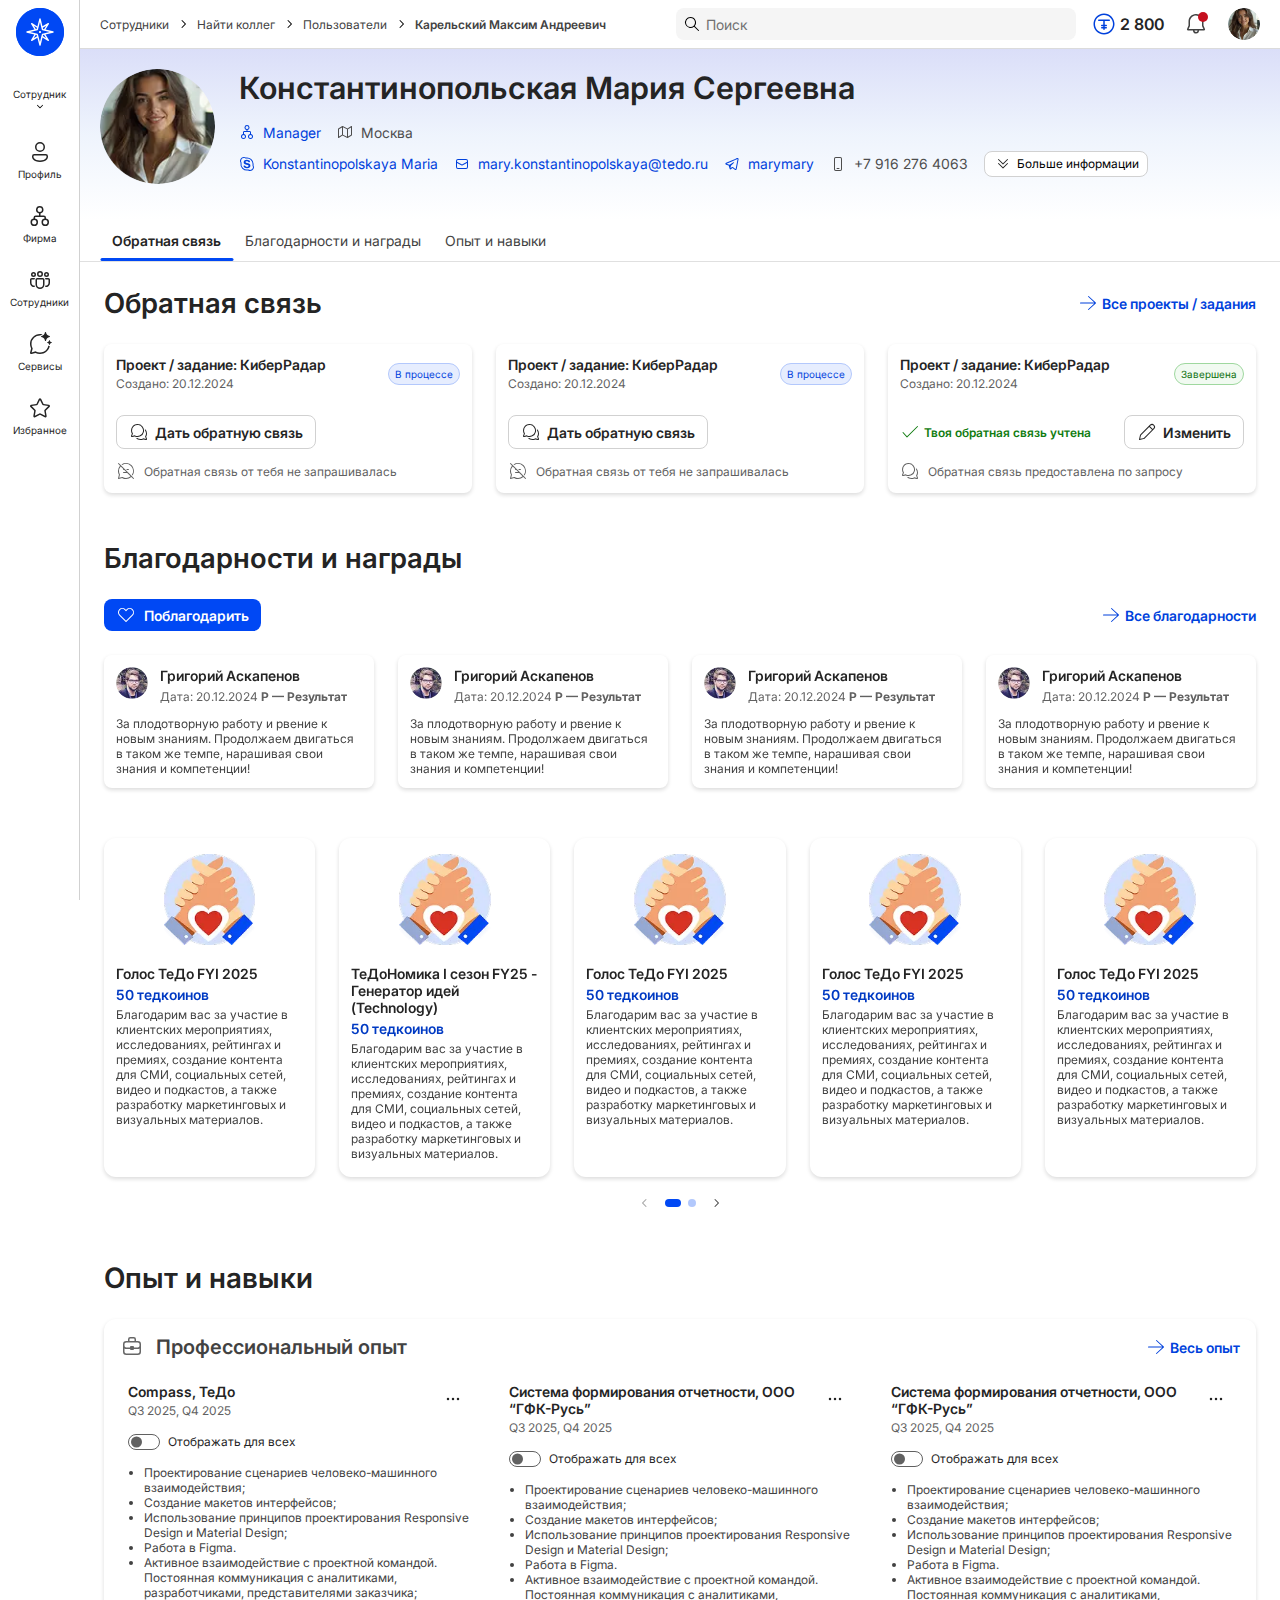
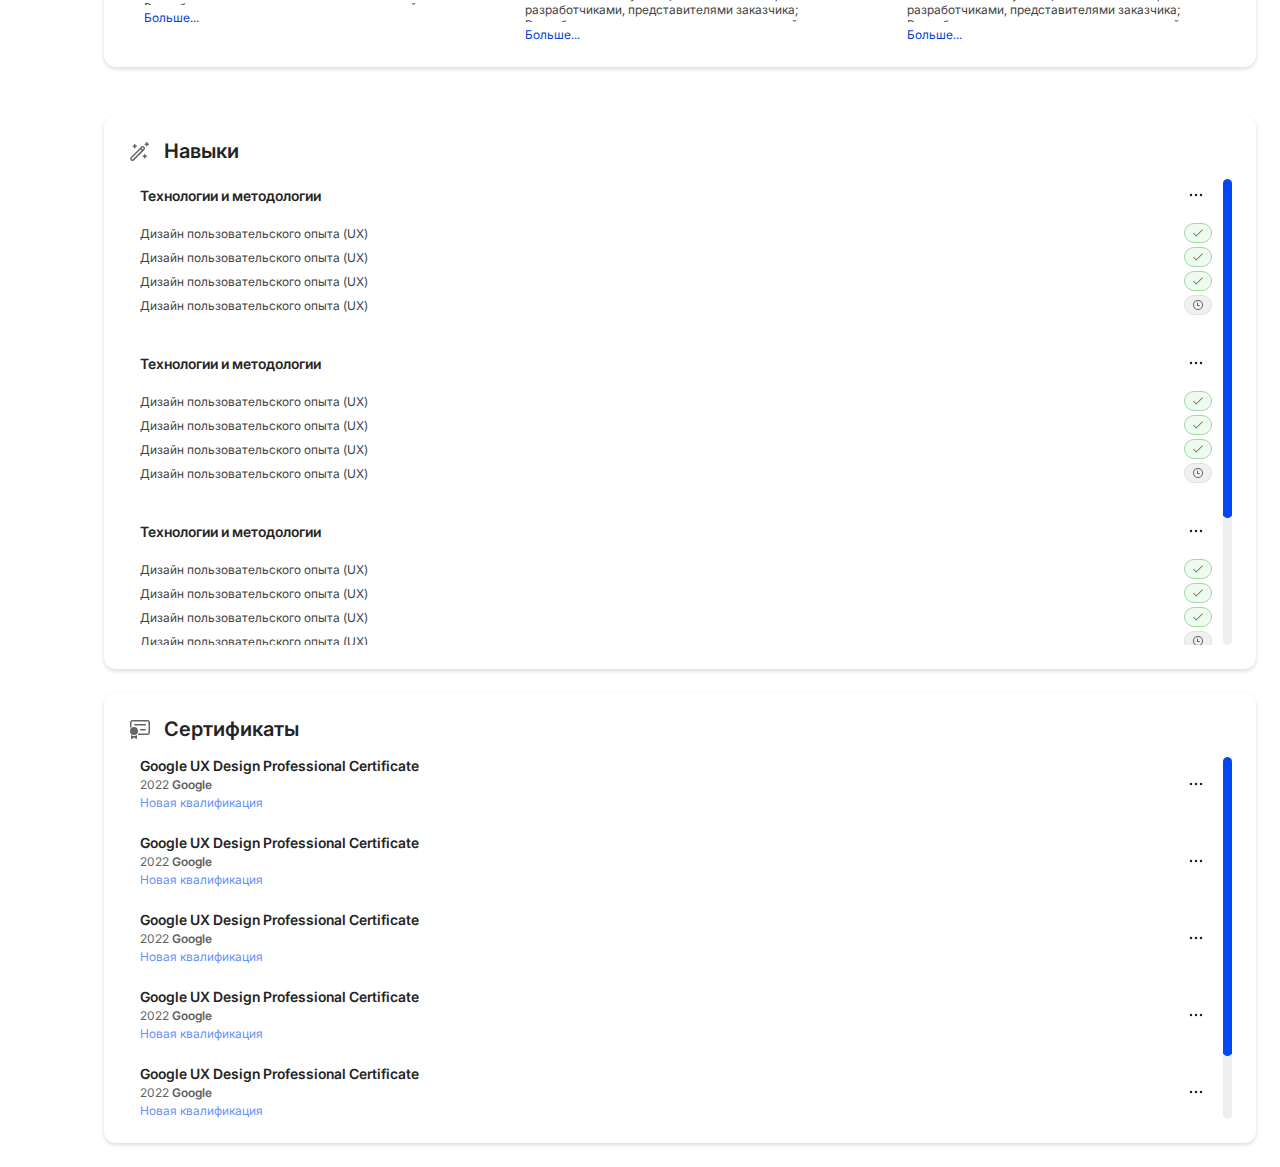
<file: index2.html>
<!DOCTYPE html>
<html lang="ru">

<head>
    <meta charset="UTF-8">
    <meta name="viewport" content="width=device-width, initial-scale=1.0">
    <link rel="stylesheet" href="css/style.min.css?_v=20250818145822" />
    <script src="https://cdnjs.cloudflare.com/ajax/libs/jquery/3.7.1/jquery.min.js?_v=20250818145822"
        integrity="sha512-v2CJ7UaYy4JwqLDIrZUI/4hqeoQieOmAZNXBeQyjo21dadnwR+8ZaIJVT8EE2iyI61OV8e6M8PP2/4hpQINQ/g=="
        crossorigin="anonymous" referrerpolicy="no-referrer"></script>
    <title>Главная</title>
</head>

<body>

    <div class="wrapper">

        <div class="homepage">
            <div class="homepage__panel homepage-panel">
                <a href="#" class="homepage-panel__logo">
                    <img src="img/logo.svg" alt="Logo">
                </a>
                <div class="homepage-panel__select">
                    <div class="homepage-panel__current">Сотрудник</div>
                    <div class="homepage-panel__roles">
                        <a href="#" class="homepage-panel__role active">Сотрудник</a>
                        <a href="#" class="homepage-panel__role">Тимлидер</a>
                    </div>
                </div>
                <div class="homepage-panel__menu homepage-menu">
                    <nav class="homepage-menu__body">
                        <ul class="homepage-menu__list">
                            <li class="homepage-menu__item" data-menu="profile">
                                <a href="#" class="homepage-menu__link">
                                    <svg>
                                        <use href="img/icons/icons.svg#profile"></use>
                                    </svg>
                                    Профиль
                                </a>
                            </li>
                            <li class="homepage-menu__item" data-menu="corp">
                                <a href="#" class="homepage-menu__link">
                                    <svg>
                                        <use href="img/icons/icons.svg#firm"></use>
                                    </svg>
                                    Фирма
                                </a>
                            </li>
                            <li class="homepage-menu__item">
                                <a href="#" class="homepage-menu__link">
                                    <svg>
                                        <use href="img/icons/icons.svg#employees"></use>
                                    </svg>
                                    Сотрудники
                                </a>
                            </li>
                            <li class="homepage-menu__item">
                                <a href="#" class="homepage-menu__link">
                                    <svg>
                                        <use href="img/icons/icons.svg#services"></use>
                                    </svg>
                                    Сервисы
                                </a>
                            </li>
                            <li class="homepage-menu__item">
                                <a href="#" class="homepage-menu__link">
                                    <svg>
                                        <use href="img/icons/icons.svg#favorite"></use>
                                    </svg>
                                    Избранное
                                </a>
                            </li>
                        </ul>
                    </nav>
                </div>
                <div class="homepage-panel__submenu homepage-submenu">
                    <div class="homepage-submenu__body">
                        <nav class="homepage-submenu__block" data-submenu="profile">
                            <h3 class="homepage-submenu__title">Профиль</h3>
                            <ul class="homepage-submenu__list">
                                <li class="homepage-submenu__item">
                                    <a href="#" class="homepage-submenu__link">Полезные контакты </a>
                                </li>
                                <li class="homepage-submenu__item">
                                    <a href="#" class="homepage-submenu__link">Полезные контакты </a>
                                </li>
                                <li class="homepage-submenu__item">
                                    <a href="#" class="homepage-submenu__link">Подбор персонала и бренд
                                        работодателя</a>
                                    <button type="button" class="homepage-submenu__btn" title="More">
                                        <svg>
                                            <use href="img/icons/icons.svg#arrow2_home"></use>
                                        </svg>
                                    </button>
                                    <div class="homepage-submenu__level2">
                                        <ul class="homepage-submenu__list">
                                            <li class="homepage-submenu__item">
                                                <a href="#" class="homepage-submenu__link">Руководство для
                                                    персонала</a>
                                            </li>
                                            <li class="homepage-submenu__item">
                                                <a href="#" class="homepage-submenu__link">Руководство для
                                                    персонала</a>
                                            </li>
                                            <li class="homepage-submenu__item">
                                                <a href="#" class="homepage-submenu__link">Руководство для
                                                    персонала</a>
                                            </li>
                                        </ul>
                                    </div>
                                </li>
                                <li class="homepage-submenu__item">
                                    <a href="#" class="homepage-submenu__link">Полезные контакты </a>
                                </li>
                                <li class="homepage-submenu__item">
                                    <a href="#" class="homepage-submenu__link">Полезные контакты </a>
                                </li>
                                <li class="homepage-submenu__item">
                                    <a href="#" class="homepage-submenu__link">Подбор персонала и бренд
                                        работодателя</a>
                                    <button type="button" class="homepage-submenu__btn" title="More">
                                        <svg>
                                            <use href="img/icons/icons.svg#arrow2_home"></use>
                                        </svg>
                                    </button>
                                    <div class="homepage-submenu__level2">
                                        <ul class="homepage-submenu__list">
                                            <li class="homepage-submenu__item">
                                                <a href="#" class="homepage-submenu__link">Руководство для
                                                    персонала</a>
                                            </li>
                                            <li class="homepage-submenu__item">
                                                <a href="#" class="homepage-submenu__link">Руководство для
                                                    персонала</a>
                                            </li>
                                            <li class="homepage-submenu__item">
                                                <a href="#" class="homepage-submenu__link">Руководство для
                                                    персонала</a>
                                            </li>
                                        </ul>
                                    </div>
                                </li>
                                <li class="homepage-submenu__item">
                                    <a href="#" class="homepage-submenu__link">Полезные контакты </a>
                                </li>
                                <li class="homepage-submenu__item">
                                    <a href="#" class="homepage-submenu__link">Полезные контакты </a>
                                </li>
                            </ul>
                        </nav>
                        <nav class="homepage-submenu__block" data-submenu="corp">
                            <h3 class="homepage-submenu__title">Фирма</h3>
                            <div class="homepage-submenu__search">
                                <input type="text" placeholder="Поиск по меню">
                            </div>
                            <ul class="homepage-submenu__list">
                                <li class="homepage-submenu__item">
                                    <a href="#" class="homepage-submenu__link">Полезные контакты </a>
                                </li>
                                <li class="homepage-submenu__item">
                                    <a href="#" class="homepage-submenu__link">Полезные контакты </a>
                                </li>
                                <li class="homepage-submenu__item">
                                    <a href="#" class="homepage-submenu__link">Подбор персонала и бренд
                                        работодателя</a>
                                    <button type="button" class="homepage-submenu__btn" title="More">
                                        <svg>
                                            <use href="img/icons/icons.svg#arrow2_home"></use>
                                        </svg>
                                    </button>
                                    <div class="homepage-submenu__level2">
                                        <ul class="homepage-submenu__list">
                                            <li class="homepage-submenu__item">
                                                <a href="#" class="homepage-submenu__link">Руководство для
                                                    персонала</a>
                                            </li>
                                            <li class="homepage-submenu__item">
                                                <a href="#" class="homepage-submenu__link">Руководство для
                                                    персонала</a>
                                            </li>
                                            <li class="homepage-submenu__item">
                                                <a href="#" class="homepage-submenu__link">Руководство для
                                                    персонала</a>
                                            </li>
                                        </ul>
                                    </div>
                                </li>
                                <li class="homepage-submenu__item">
                                    <a href="#" class="homepage-submenu__link">Полезные контакты </a>
                                </li>
                                <li class="homepage-submenu__item">
                                    <a href="#" class="homepage-submenu__link">Полезные контакты </a>
                                </li>
                                <li class="homepage-submenu__item">
                                    <a href="#" class="homepage-submenu__link">Подбор персонала и бренд
                                        работодателя</a>
                                    <button type="button" class="homepage-submenu__btn" title="More">
                                        <svg>
                                            <use href="img/icons/icons.svg#arrow2_home"></use>
                                        </svg>
                                    </button>
                                    <div class="homepage-submenu__level2">
                                        <ul class="homepage-submenu__list">
                                            <li class="homepage-submenu__item">
                                                <a href="#" class="homepage-submenu__link">Руководство для
                                                    персонала</a>
                                            </li>
                                            <li class="homepage-submenu__item">
                                                <a href="#" class="homepage-submenu__link">Руководство для
                                                    персонала</a>
                                            </li>
                                            <li class="homepage-submenu__item">
                                                <a href="#" class="homepage-submenu__link">Руководство для
                                                    персонала</a>
                                            </li>
                                        </ul>
                                    </div>
                                </li>
                                <li class="homepage-submenu__item">
                                    <a href="#" class="homepage-submenu__link">Полезные контакты </a>
                                </li>
                                <li class="homepage-submenu__item">
                                    <a href="#" class="homepage-submenu__link">Полезные контакты </a>
                                </li>
                            </ul>
                        </nav>
                    </div>
                </div>
            </div>
            <div class="homepage__wrapper">
                <div class="homepage__header homepage-header">
                    <div class="homepage-header__options">
                        <a href="#" class="homepage-header__logo">
                            <img src="img/logo.svg" alt="Logo">
                        </a>
                        <div class="homepage-header__select">
                            <div class="homepage-header__current">Сотрудник</div>
                            <div class="homepage-header__roles">
                                <a href="#" class="homepage-header__role active">Сотрудник</a>
                                <a href="#" class="homepage-header__role">Тимлидер</a>
                            </div>
                        </div>
                    </div>
                    <div class="homepage-header__bredcrumbs homepage-bredcrumbs">
                        <div class="homepage-bredcrumbs__wrapper">
                            <a href="#" class="homepage-bredcrumbs__item">Сотрудники</a>
                            <a href="#" class="homepage-bredcrumbs__item">Найти коллег</a>
                            <a href="#" class="homepage-bredcrumbs__item">Пользователи</a>
                            <span class="homepage-bredcrumbs__item">Карельский Максим Андреевич </span>
                        </div>
                    </div>
                    <div class="homepage-header__search">
                        <input type="text" placeholder="Поиск">
                    </div>
                    <div class="homepage-header__count">
                        <svg>
                            <use href="img/icons/icons.svg#code"></use>
                        </svg>
                        2 800
                    </div>
                    <a href="#" class="homepage-header__btn" title="Notifications">
                        <svg>
                            <use href="img/icons/icons.svg#alert"></use>
                        </svg>
                    </a>
                    <a href="#" class="homepage-header__profile" title="Profile">
                        <picture><source srcset="img/homepage-main/image.webp" type="image/webp"><img src="img/homepage-main/image.png" alt="Avatar"></picture>
                    </a>
                </div>
                <div class="homepage__main homepage-main">
                    <div class="homepage-main__photo">
                        <picture><source srcset="img/homepage-main/image.webp" type="image/webp"><img src="img/homepage-main/image.png" alt="Avatar"></picture>
                    </div>
                    <h1 class="homepage-main__name">
                        Константинопольская Мария Сергеевна
                    </h1>
                    <div class="homepage-main__contacts">
                        <div class="homepage-main__row">
                            <div class="homepage-main__contact homepage-main__contact_blue">
                                <svg>
                                    <use href="img/icons/icons.svg#organization"></use>
                                </svg>
                                Manager
                            </div>
                            <div class="homepage-main__contact">
                                <svg>
                                    <use href="img/icons/icons.svg#map"></use>
                                </svg>
                                Москва
                            </div>
                        </div>
                        <div class="homepage-main__row">
                            <div class="homepage-main__contact homepage-main__contact_blue">
                                <svg>
                                    <use href="img/icons/icons.svg#skype"></use>
                                </svg>
                                Konstantinopolskaya Maria
                            </div>
                            <div class="homepage-main__contact homepage-main__contact_blue">
                                <svg>
                                    <use href="img/icons/icons.svg#mail"></use>
                                </svg>
                                mary.konstantinopolskaya@tedo.ru
                            </div>
                            <div class="homepage-main__contact homepage-main__contact_blue">
                                <svg>
                                    <use href="img/icons/icons.svg#telegram"></use>
                                </svg>
                                marymary
                            </div>
                            <div class="homepage-main__contact">
                                <svg>
                                    <use href="img/icons/icons.svg#phone"></use>
                                </svg>
                                +7 916 276 4063
                            </div>
                            <button type="button" class="homepage-main__more">
                                <svg>
                                    <use href="img/icons/icons.svg#double-arrow"></use>
                                </svg>
                                Больше информации
                            </button>
                        </div>
                    </div>
                    <div class="homepage-main__details">
                        <div class="homepage-main__hidden">
                            <div class="homepage-main__contacts">
                                <div class="homepage-main__contact homepage-main__contact_blue">
                                    <svg>
                                        <use href="img/icons/icons.svg#skype"></use>
                                    </svg>
                                    Konstantinopolskaya Maria
                                </div>
                                <div class="homepage-main__contact homepage-main__contact_blue">
                                    <svg>
                                        <use href="img/icons/icons.svg#mail"></use>
                                    </svg>
                                    mary.konstantinopolskaya@tedo.ru
                                </div>
                                <div class="homepage-main__contact homepage-main__contact_blue">
                                    <svg>
                                        <use href="img/icons/icons.svg#telegram"></use>
                                    </svg>
                                    marymary
                                </div>
                                <div class="homepage-main__contact homepage-main__contact_blue">
                                    <svg>
                                        <use href="img/icons/icons.svg#phone"></use>
                                    </svg>
                                    +7 916 276 4063
                                </div>
                            </div>
                            <ul class="homepage-main__list">
                                <li class="homepage-main__item">Сегмент <span>Москва</span></li>
                                <li class="homepage-main__item">Платформа: <span>Technology</span></li>
                                <li class="homepage-main__item">Группа: <span>Artificial Intelligence (AIDA)</span></li>
                                <li class="homepage-main__item">Центр затрат: <span>31H</span></li>
                                <li class="homepage-main__item homepage-main__item_blue">HR бизнес-партнер(ы):
                                    <span>Дарья Головко, Евгения Щукина</span>
                                </li>
                                <li class="homepage-main__item homepage-main__item_blue">Тимлидер: <span>Марина
                                        Кубанина</span></li>
                                <li class="homepage-main__item">Номер трудового договора (Staff ID): <span>025147</span>
                                </li>
                                <li class="homepage-main__item">Тип договора: <span>Permanent Contract</span></li>
                                <li class="homepage-main__item">Дата начала трудового договора: <span>04.04.2022</span>
                                </li>
                                <li class="homepage-main__item">Дата первого приема на работу: <span>04.04.2022</span>
                                </li>
                                <li class="homepage-main__item">График работы: <span>Полный</span></li>
                                <li class="homepage-main__item">GUID: <span>psolodovni001</span></li>
                                <li class="homepage-main__item">Образование: <span>Мордовский государственный
                                        университет им. Н.П Огарева, 27.06.2013, специальность - "Реклама"</span></li>
                            </ul>
                            <button type="button" class="homepage-main__less">
                                <svg>
                                    <use href="img/icons/icons.svg#double-arrow"></use>
                                </svg>
                                Скрыть детальную информацию
                            </button>
                        </div>
                    </div>
                </div>
                <div class="homepage__navigation homepage-navigation">
                    <nav class="homepage-navigation__body">
                        <ul class="homepage-navigation__list">
                            <li class="homepage-navigation__item">
                                <a href="#connection" class="homepage-navigation__link active">Обратная связь</a>
                            </li>
                            <li class="homepage-navigation__item">
                                <a href="#thanks" class="homepage-navigation__link">Благодарности и награды</a>
                            </li>
                            <li class="homepage-navigation__item">
                                <a href="#skills" class="homepage-navigation__link">Опыт и навыки</a>
                            </li>
                        </ul>
                    </nav>
                </div>
                <div class="homepage__body">
                    <div class="homepage__content">
                        <div class="homepage__connection homepage-connection" id="connection">
                            <div class="homepage-connection__header">
                                <h2 class="homepage-connection__title">Обратная связь</h2>
                                <a href="#" class="homepage-connection__link">
                                    <svg>
                                        <use href="img/icons/icons.svg#arrow_home"></use>
                                    </svg>
                                    Все проекты / задания
                                </a>
                            </div>
                            <div class="homepage-connection__body">
                                <div class="homepage-connection__item">
                                    <div class="homepage-connection__head">
                                        <div class="homepage-connection__main">
                                            <span>Проект / задание: КиберРадар</span>
                                            <span>Создано: 20.12.2024</span>
                                        </div>
                                        <div class="homepage-connection__status">
                                            В процессе
                                        </div>
                                    </div>
                                    <div class="homepage-connection__options">
                                        <a href="#" class="homepage-connection__btn">
                                            <svg>
                                                <use href="img/icons/icons.svg#chat-multi"></use>
                                            </svg>
                                            Дать обратную связь
                                        </a>
                                    </div>
                                    <div class="homepage-connection__footer">
                                        <svg>
                                            <use href="img/icons/icons.svg#chat-off"></use>
                                        </svg>
                                        Обратная связь от тебя не запрашивалась
                                    </div>
                                </div>
                                <div class="homepage-connection__item">
                                    <div class="homepage-connection__head">
                                        <div class="homepage-connection__main">
                                            <span>Проект / задание: КиберРадар</span>
                                            <span>Создано: 20.12.2024</span>
                                        </div>
                                        <div class="homepage-connection__status">
                                            В процессе
                                        </div>
                                    </div>
                                    <div class="homepage-connection__options">
                                        <a href="#" class="homepage-connection__btn">
                                            <svg>
                                                <use href="img/icons/icons.svg#chat-multi"></use>
                                            </svg>
                                            Дать обратную связь
                                        </a>
                                    </div>
                                    <div class="homepage-connection__footer">
                                        <svg>
                                            <use href="img/icons/icons.svg#chat-off"></use>
                                        </svg>
                                        Обратная связь от тебя не запрашивалась
                                    </div>
                                </div>
                                <div class="homepage-connection__item homepage-connection__item_done">
                                    <div class="homepage-connection__head">
                                        <div class="homepage-connection__main">
                                            <span>Проект / задание: КиберРадар</span>
                                            <span>Создано: 20.12.2024</span>
                                        </div>
                                        <div class="homepage-connection__status">
                                            Завершена
                                        </div>
                                    </div>
                                    <div class="homepage-connection__options">
                                        <div class="homepage-connection__info">
                                            <svg>
                                                <use href="img/icons/icons.svg#checkmark"></use>
                                            </svg>
                                            Твоя обратная связь учтена
                                        </div>
                                        <a href="#" class="homepage-connection__btn">
                                            <svg>
                                                <use href="img/icons/icons.svg#edit"></use>
                                            </svg>
                                            Изменить
                                        </a>
                                    </div>
                                    <div class="homepage-connection__footer">
                                        <svg>
                                            <use href="img/icons/icons.svg#chat-multi"></use>
                                        </svg>
                                        Обратная связь предоставлена по запросу
                                    </div>
                                </div>
                            </div>
                        </div>
                        <div class="homepage__other homepage-other" id="thanks">
                            <h2 class="homepage-other__title">Благодарности и награды</h2>
                            <div class="homepage-other__header">
                                <a href="#" class="homepage-other__btn">
                                    <svg>
                                        <use href="img/icons/icons.svg#heart"></use>
                                    </svg>
                                    Поблагодарить
                                </a>
                                <a href="#" class="homepage-other__link">
                                    <svg>
                                        <use href="img/icons/icons.svg#arrow_home"></use>
                                    </svg>
                                    Все благодарности
                                </a>
                            </div>
                            <div class="homepage-other__thanks">
                                <div class="homepage-tedcoins__slider">
                                    <div class="homepage-tedcoins__wrapper swiper-wrapper">
                                        <div class="homepage-tedcoins__slide swiper-slide">
                                            <div class="homepage-tedcoins__avatar">
                                                <picture><source srcset="img/homepage-feedback/image.webp" type="image/webp"><img src="img/homepage-feedback/image.png" alt="Image"></picture>
                                            </div>
                                            <div class="homepage-tedcoins__name">Григорий Аскапенов</div>
                                            <div class="homepage-tedcoins__info">Дата: 20.12.2024 <b>Р — Результат</b>
                                            </div>
                                            <p class="homepage-tedcoins__text">
                                                За плодотворную работу и рвение к новым знаниям. Продолжаем двигаться в
                                                таком же темпе, нарашивая свои знания и компетенции!
                                            </p>
                                        </div>
                                        <div class="homepage-tedcoins__slide swiper-slide">
                                            <div class="homepage-tedcoins__avatar">
                                                <picture><source srcset="img/homepage-feedback/image.webp" type="image/webp"><img src="img/homepage-feedback/image.png" alt="Image"></picture>
                                            </div>
                                            <div class="homepage-tedcoins__name">Григорий Аскапенов</div>
                                            <div class="homepage-tedcoins__info">Дата: 20.12.2024 <b>Р — Результат</b>
                                            </div>
                                            <p class="homepage-tedcoins__text">
                                                За плодотворную работу и рвение к новым знаниям. Продолжаем двигаться в
                                                таком же темпе, нарашивая свои знания и компетенции!
                                            </p>
                                        </div>
                                        <div class="homepage-tedcoins__slide swiper-slide">
                                            <div class="homepage-tedcoins__avatar">
                                                <picture><source srcset="img/homepage-feedback/image.webp" type="image/webp"><img src="img/homepage-feedback/image.png" alt="Image"></picture>
                                            </div>
                                            <div class="homepage-tedcoins__name">Григорий Аскапенов</div>
                                            <div class="homepage-tedcoins__info">Дата: 20.12.2024 <b>Р — Результат</b>
                                            </div>
                                            <p class="homepage-tedcoins__text">
                                                За плодотворную работу и рвение к новым знаниям. Продолжаем двигаться в
                                                таком же темпе, нарашивая свои знания и компетенции!
                                            </p>
                                        </div>
                                        <div class="homepage-tedcoins__slide swiper-slide">
                                            <div class="homepage-tedcoins__avatar">
                                                <picture><source srcset="img/homepage-feedback/image.webp" type="image/webp"><img src="img/homepage-feedback/image.png" alt="Image"></picture>
                                            </div>
                                            <div class="homepage-tedcoins__name">Григорий Аскапенов</div>
                                            <div class="homepage-tedcoins__info">Дата: 20.12.2024 <b>Р — Результат</b>
                                            </div>
                                            <p class="homepage-tedcoins__text">
                                                За плодотворную работу и рвение к новым знаниям. Продолжаем двигаться в
                                                таком же темпе, нарашивая свои знания и компетенции!
                                            </p>
                                        </div>
                                    </div>
                                </div>
                                <div class="homepage-tedcoins__controls homepage-controls">
                                    <button type="button" class="homepage-controls__prev" title="Previous">
                                        <svg>
                                            <use href="img/icons/icons.svg#chevron"></use>
                                        </svg>
                                    </button>
                                    <div class="homepage-controls__pagination"></div>
                                    <button type="button" class="homepage-controls__next" title="Next">
                                        <svg>
                                            <use href="img/icons/icons.svg#chevron"></use>
                                        </svg>
                                    </button>
                                </div>
                            </div>
                            <div class="homepage-other__awards">
                                <div class="homepage-awards__slider">
                                    <div class="homepage-awards__wrapper swiper-wrapper">
                                        <div class="homepage-awards__slide swiper-slide">
                                            <div class="homepage-awards__image">
                                                <picture><source srcset="img/homepage-awards/Image.webp" type="image/webp"><img src="img/homepage-awards/Image.png" alt="Image"></picture>
                                            </div>
                                            <div class="homepage-awards__name">Голос ТеДо FYI 2025</div>
                                            <div class="homepage-awards__coins">50 тедкоинов</div>
                                            <p class="homepage-awards__text">
                                                Благодарим вас за участие в клиентских мероприятиях,
                                                исследованиях, рейтингах и премиях, создание контента для
                                                СМИ, социальных сетей, видео и подкастов, а также разработку
                                                маркетинговых и визуальных материалов.
                                            </p>
                                        </div>
                                        <div class="homepage-awards__slide swiper-slide">
                                            <div class="homepage-awards__image">
                                                <picture><source srcset="img/homepage-awards/Image.webp" type="image/webp"><img src="img/homepage-awards/Image.png" alt="Image"></picture>
                                            </div>
                                            <div class="homepage-awards__name">ТеДоНомика I сезон FY25 -
                                                Генератор идей (Technology)</div>
                                            <div class="homepage-awards__coins">50 тедкоинов</div>
                                            <p class="homepage-awards__text">
                                                Благодарим вас за участие в клиентских мероприятиях,
                                                исследованиях, рейтингах и премиях, создание контента для
                                                СМИ, социальных сетей, видео и подкастов, а также разработку
                                                маркетинговых и визуальных материалов.
                                            </p>
                                        </div>
                                        <div class="homepage-awards__slide swiper-slide">
                                            <div class="homepage-awards__image">
                                                <picture><source srcset="img/homepage-awards/Image.webp" type="image/webp"><img src="img/homepage-awards/Image.png" alt="Image"></picture>
                                            </div>
                                            <div class="homepage-awards__name">Голос ТеДо FYI 2025</div>
                                            <div class="homepage-awards__coins">50 тедкоинов</div>
                                            <p class="homepage-awards__text">
                                                Благодарим вас за участие в клиентских мероприятиях,
                                                исследованиях, рейтингах и премиях, создание контента для
                                                СМИ, социальных сетей, видео и подкастов, а также разработку
                                                маркетинговых и визуальных материалов.
                                            </p>
                                        </div>
                                        <div class="homepage-awards__slide swiper-slide">
                                            <div class="homepage-awards__image">
                                                <picture><source srcset="img/homepage-awards/Image.webp" type="image/webp"><img src="img/homepage-awards/Image.png" alt="Image"></picture>
                                            </div>
                                            <div class="homepage-awards__name">Голос ТеДо FYI 2025</div>
                                            <div class="homepage-awards__coins">50 тедкоинов</div>
                                            <p class="homepage-awards__text">
                                                Благодарим вас за участие в клиентских мероприятиях,
                                                исследованиях, рейтингах и премиях, создание контента для
                                                СМИ, социальных сетей, видео и подкастов, а также разработку
                                                маркетинговых и визуальных материалов.
                                            </p>
                                        </div>
                                        <div class="homepage-awards__slide swiper-slide">
                                            <div class="homepage-awards__image">
                                                <picture><source srcset="img/homepage-awards/Image.webp" type="image/webp"><img src="img/homepage-awards/Image.png" alt="Image"></picture>
                                            </div>
                                            <div class="homepage-awards__name">Голос ТеДо FYI 2025</div>
                                            <div class="homepage-awards__coins">50 тедкоинов</div>
                                            <p class="homepage-awards__text">
                                                Благодарим вас за участие в клиентских мероприятиях,
                                                исследованиях, рейтингах и премиях, создание контента для
                                                СМИ, социальных сетей, видео и подкастов, а также разработку
                                                маркетинговых и визуальных материалов.
                                            </p>
                                        </div>
                                        <div class="homepage-awards__slide swiper-slide">
                                            <div class="homepage-awards__place">
                                                <p><b>Место для твоих будущих наград</b></p>
                                                <p>
                                                    Участвуй в <a href="#">общефирменных или платформенных
                                                        активностях</a>, <br>
                                                    получай награды и зарабатывай тедкоины.
                                                </p>
                                            </div>
                                        </div>
                                    </div>
                                </div>
                                <div class="homepage-awards__controls homepage-controls">
                                    <button type="button" class="homepage-controls__prev" title="Previous">
                                        <svg>
                                            <use href="img/icons/icons.svg#chevron"></use>
                                        </svg>
                                    </button>
                                    <div class="homepage-controls__pagination"></div>
                                    <button type="button" class="homepage-controls__next" title="Next">
                                        <svg>
                                            <use href="img/icons/icons.svg#chevron"></use>
                                        </svg>
                                    </button>
                                </div>
                            </div>
                        </div>
                        <div class="homepage__skills homepage-skills" id="skills">
                            <h2 class="homepage-skills__title">Опыт и навыки</h2>
                            <div class="homepage-skills__body">
                                <div class="homepage-skills__header">
                                    <h3 class="homepage-skills__subtitle">
                                        <svg>
                                            <use href="img/icons/icons.svg#briefcase"></use>
                                        </svg>
                                        Профессиональный опыт
                                    </h3>
                                    <a href="#" class="homepage-skills__all">
                                        <svg>
                                            <use href="img/icons/icons.svg#arrow_home"></use>
                                        </svg>
                                        Весь опыт
                                    </a>
                                </div>
                                <div class="homepage-skills__blocks">
                                    <div class="homepage-skills__block">
                                        <div class="homepage-skills__head">
                                            <div class="homepage-skills__intro">
                                                <h3 class="homepage-skills__name">Compass, ТеДо</h3>
                                                <p class="homepage-skills__desc">Q3 2025, Q4 2025</p>
                                            </div>
                                            <div class="homepage-skills__options">
                                                <button type="button" class="homepage-skills__btn" title="Options">
                                                    <svg>
                                                        <use href="img/icons/icons.svg#options"></use>
                                                    </svg>
                                                </button>
                                                <div class="homepage-skills__menu">
                                                    <a href="#" class="homepage-skills__link">
                                                        <svg>
                                                            <use href="img/icons/icons.svg#edit"></use>
                                                        </svg>
                                                        Редактировать
                                                    </a>
                                                    <a href="#" class="homepage-skills__link">
                                                        <svg>
                                                            <use href="img/icons/icons.svg#basket"></use>
                                                        </svg>
                                                        Удалить
                                                    </a>
                                                </div>
                                            </div>
                                        </div>
                                        <div class="homepage-skills__switcher homepage-switcher">
                                            Отображать для всех
                                            <input type="checkbox" name="" value="">
                                        </div>
                                        <div class="homepage-skills__text">
                                            <ul class="homepage-skills__list">
                                                <li class="homepage-skills__item">
                                                    Проектирование сценариев человеко-машинного взаимодействия;
                                                </li>
                                                <li class="homepage-skills__item">
                                                    Создание макетов интерфейсов;
                                                </li>
                                                <li class="homepage-skills__item">
                                                    Использование принципов проектирования Responsive Design и Material
                                                    Design;
                                                </li>
                                                <li class="homepage-skills__item">
                                                    Работа в Figma.
                                                </li>
                                                <li class="homepage-skills__item">
                                                    Активное взаимодействие с проектной командой. Постоянная
                                                    коммуникация с аналитиками, разработчиками, представителями
                                                    заказчика;
                                                </li>
                                                <li class="homepage-skills__item">
                                                    Разработка правил и составление инструкций по использованию
                                                    элементов интерфейса;
                                                </li>
                                                <li class="homepage-skills__item">
                                                    Понимание технических возможностей библиотеки компонентов,
                                                    используемой для построения интерфейсов разработчиками;
                                                </li>
                                                <li class="homepage-skills__item">
                                                    Работа в команде по методологии Agile;
                                                </li>
                                                <li class="homepage-skills__item">
                                                    Сбор и формирование требований к продукту совместно с аналитиками.
                                                </li>
                                            </ul>
                                        </div>
                                        <button type="button" class="homepage-skills__more">
                                            <span>Больше...</span>
                                            <span>Меньше</span>
                                        </button>
                                    </div>
                                    <div class="homepage-skills__block">
                                        <div class="homepage-skills__head">
                                            <div class="homepage-skills__intro">
                                                <h3 class="homepage-skills__name">Система формирования отчетности, ООО
                                                    “ГФК-Русь”</h3>
                                                <p class="homepage-skills__desc">Q3 2025, Q4 2025</p>
                                            </div>
                                            <div class="homepage-skills__options">
                                                <button type="button" class="homepage-skills__btn" title="Options">
                                                    <svg>
                                                        <use href="img/icons/icons.svg#options"></use>
                                                    </svg>
                                                </button>
                                                <div class="homepage-skills__menu">
                                                    <a href="#" class="homepage-skills__link">
                                                        <svg>
                                                            <use href="img/icons/icons.svg#edit"></use>
                                                        </svg>
                                                        Редактировать
                                                    </a>
                                                    <a href="#" class="homepage-skills__link">
                                                        <svg>
                                                            <use href="img/icons/icons.svg#basket"></use>
                                                        </svg>
                                                        Удалить
                                                    </a>
                                                </div>
                                            </div>
                                        </div>
                                        <div class="homepage-skills__switcher homepage-switcher">
                                            Отображать для всех
                                            <input type="checkbox" name="" value="">
                                        </div>
                                        <div class="homepage-skills__text">
                                            <ul class="homepage-skills__list">
                                                <li class="homepage-skills__item">
                                                    Проектирование сценариев человеко-машинного взаимодействия;
                                                </li>
                                                <li class="homepage-skills__item">
                                                    Создание макетов интерфейсов;
                                                </li>
                                                <li class="homepage-skills__item">
                                                    Использование принципов проектирования Responsive Design и Material
                                                    Design;
                                                </li>
                                                <li class="homepage-skills__item">
                                                    Работа в Figma.
                                                </li>
                                                <li class="homepage-skills__item">
                                                    Активное взаимодействие с проектной командой. Постоянная
                                                    коммуникация с аналитиками, разработчиками, представителями
                                                    заказчика;
                                                </li>
                                                <li class="homepage-skills__item">
                                                    Разработка правил и составление инструкций по использованию
                                                    элементов интерфейса;
                                                </li>
                                                <li class="homepage-skills__item">
                                                    Понимание технических возможностей библиотеки компонентов,
                                                    используемой для построения интерфейсов разработчиками;
                                                </li>
                                                <li class="homepage-skills__item">
                                                    Работа в команде по методологии Agile;
                                                </li>
                                                <li class="homepage-skills__item">
                                                    Сбор и формирование требований к продукту совместно с аналитиками.
                                                </li>
                                            </ul>
                                        </div>
                                        <button type="button" class="homepage-skills__more">
                                            <span>Больше...</span>
                                            <span>Меньше</span>
                                        </button>
                                    </div>
                                    <div class="homepage-skills__block">
                                        <div class="homepage-skills__head">
                                            <div class="homepage-skills__intro">
                                                <h3 class="homepage-skills__name">Система формирования отчетности, ООО
                                                    “ГФК-Русь”</h3>
                                                <p class="homepage-skills__desc">Q3 2025, Q4 2025</p>
                                            </div>
                                            <div class="homepage-skills__options">
                                                <button type="button" class="homepage-skills__btn" title="Options">
                                                    <svg>
                                                        <use href="img/icons/icons.svg#options"></use>
                                                    </svg>
                                                </button>
                                                <div class="homepage-skills__menu">
                                                    <a href="#" class="homepage-skills__link">
                                                        <svg>
                                                            <use href="img/icons/icons.svg#edit"></use>
                                                        </svg>
                                                        Редактировать
                                                    </a>
                                                    <a href="#" class="homepage-skills__link">
                                                        <svg>
                                                            <use href="img/icons/icons.svg#basket"></use>
                                                        </svg>
                                                        Удалить
                                                    </a>
                                                </div>
                                            </div>
                                        </div>
                                        <div class="homepage-skills__switcher homepage-switcher">
                                            Отображать для всех
                                            <input type="checkbox" name="" value="">
                                        </div>
                                        <div class="homepage-skills__text">
                                            <ul class="homepage-skills__list">
                                                <li class="homepage-skills__item">
                                                    Проектирование сценариев человеко-машинного взаимодействия;
                                                </li>
                                                <li class="homepage-skills__item">
                                                    Создание макетов интерфейсов;
                                                </li>
                                                <li class="homepage-skills__item">
                                                    Использование принципов проектирования Responsive Design и Material
                                                    Design;
                                                </li>
                                                <li class="homepage-skills__item">
                                                    Работа в Figma.
                                                </li>
                                                <li class="homepage-skills__item">
                                                    Активное взаимодействие с проектной командой. Постоянная
                                                    коммуникация с аналитиками, разработчиками, представителями
                                                    заказчика;
                                                </li>
                                                <li class="homepage-skills__item">
                                                    Разработка правил и составление инструкций по использованию
                                                    элементов интерфейса;
                                                </li>
                                                <li class="homepage-skills__item">
                                                    Понимание технических возможностей библиотеки компонентов,
                                                    используемой для построения интерфейсов разработчиками;
                                                </li>
                                                <li class="homepage-skills__item">
                                                    Работа в команде по методологии Agile;
                                                </li>
                                                <li class="homepage-skills__item">
                                                    Сбор и формирование требований к продукту совместно с аналитиками.
                                                </li>
                                            </ul>
                                        </div>
                                        <button type="button" class="homepage-skills__more">
                                            <span>Больше...</span>
                                            <span>Меньше</span>
                                        </button>
                                    </div>
                                </div>
                            </div>
                        </div>
                        <div class="homepage__extra">
                            <div class="homepage__knowledge homepage-knowledge">
                                <div class="homepage-knowledge__title">
                                    <svg>
                                        <use href="img/icons/icons.svg#wand"></use>
                                    </svg>
                                    Навыки
                                </div>
                                <div class="homepage-knowledge__body" data-simplebar>
                                    <div class="homepage-knowledge__block">
                                        <div class="homepage-knowledge__header">
                                            <h3 class="homepage-knowledge__name">Технологии и методологии</h3>
                                            <div class="homepage-knowledge__options">
                                                <button type="button" class="homepage-knowledge__btn" title="Options">
                                                    <svg>
                                                        <use href="img/icons/icons.svg#options"></use>
                                                    </svg>
                                                </button>
                                                <div class="homepage-knowledge__menu">
                                                    <a href="#" class="homepage-knowledge__link">
                                                        <svg>
                                                            <use href="img/icons/icons.svg#edit"></use>
                                                        </svg>
                                                        Редактировать
                                                    </a>
                                                    <a href="#" class="homepage-knowledge__link">
                                                        <svg>
                                                            <use href="img/icons/icons.svg#basket"></use>
                                                        </svg>
                                                        Удалить
                                                    </a>
                                                </div>
                                            </div>
                                        </div>
                                        <ul class="homepage-knowledge__list">
                                            <li class="homepage-knowledge__item homepage-knowledge__item_green">
                                                <p class="homepage-knowledge__desc">Дизайн пользовательского опыта (UX)
                                                </p>
                                                <div class="homepage-knowledge__indicator">
                                                    <svg>
                                                        <use href="img/icons/icons.svg#checkmark"></use>
                                                    </svg>
                                                </div>
                                            </li>
                                            <li class="homepage-knowledge__item homepage-knowledge__item_green">
                                                <p class="homepage-knowledge__desc">Дизайн пользовательского опыта (UX)
                                                </p>
                                                <div class="homepage-knowledge__indicator">
                                                    <svg>
                                                        <use href="img/icons/icons.svg#checkmark"></use>
                                                    </svg>
                                                </div>
                                            </li>
                                            <li class="homepage-knowledge__item homepage-knowledge__item_green">
                                                <p class="homepage-knowledge__desc">Дизайн пользовательского опыта (UX)
                                                </p>
                                                <div class="homepage-knowledge__indicator">
                                                    <svg>
                                                        <use href="img/icons/icons.svg#checkmark"></use>
                                                    </svg>
                                                </div>
                                            </li>
                                            <li class="homepage-knowledge__item">
                                                <p class="homepage-knowledge__desc">Дизайн пользовательского опыта (UX)
                                                </p>
                                                <div class="homepage-knowledge__indicator">
                                                    <svg>
                                                        <use href="img/icons/icons.svg#clock"></use>
                                                    </svg>
                                                </div>
                                            </li>
                                        </ul>
                                    </div>
                                    <div class="homepage-knowledge__block">
                                        <div class="homepage-knowledge__header">
                                            <h3 class="homepage-knowledge__name">Технологии и методологии</h3>
                                            <div class="homepage-knowledge__options">
                                                <button type="button" class="homepage-knowledge__btn" title="Options">
                                                    <svg>
                                                        <use href="img/icons/icons.svg#options"></use>
                                                    </svg>
                                                </button>
                                                <div class="homepage-knowledge__menu">
                                                    <a href="#" class="homepage-knowledge__link">
                                                        <svg>
                                                            <use href="img/icons/icons.svg#edit"></use>
                                                        </svg>
                                                        Редактировать
                                                    </a>
                                                    <a href="#" class="homepage-knowledge__link">
                                                        <svg>
                                                            <use href="img/icons/icons.svg#basket"></use>
                                                        </svg>
                                                        Удалить
                                                    </a>
                                                </div>
                                            </div>
                                        </div>
                                        <ul class="homepage-knowledge__list">
                                            <li class="homepage-knowledge__item homepage-knowledge__item_green">
                                                <p class="homepage-knowledge__desc">Дизайн пользовательского опыта (UX)
                                                </p>
                                                <div class="homepage-knowledge__indicator">
                                                    <svg>
                                                        <use href="img/icons/icons.svg#checkmark"></use>
                                                    </svg>
                                                </div>
                                            </li>
                                            <li class="homepage-knowledge__item homepage-knowledge__item_green">
                                                <p class="homepage-knowledge__desc">Дизайн пользовательского опыта (UX)
                                                </p>
                                                <div class="homepage-knowledge__indicator">
                                                    <svg>
                                                        <use href="img/icons/icons.svg#checkmark"></use>
                                                    </svg>
                                                </div>
                                            </li>
                                            <li class="homepage-knowledge__item homepage-knowledge__item_green">
                                                <p class="homepage-knowledge__desc">Дизайн пользовательского опыта (UX)
                                                </p>
                                                <div class="homepage-knowledge__indicator">
                                                    <svg>
                                                        <use href="img/icons/icons.svg#checkmark"></use>
                                                    </svg>
                                                </div>
                                            </li>
                                            <li class="homepage-knowledge__item">
                                                <p class="homepage-knowledge__desc">Дизайн пользовательского опыта (UX)
                                                </p>
                                                <div class="homepage-knowledge__indicator">
                                                    <svg>
                                                        <use href="img/icons/icons.svg#clock"></use>
                                                    </svg>
                                                </div>
                                            </li>
                                        </ul>
                                    </div>
                                    <div class="homepage-knowledge__block">
                                        <div class="homepage-knowledge__header">
                                            <h3 class="homepage-knowledge__name">Технологии и методологии</h3>
                                            <div class="homepage-knowledge__options">
                                                <button type="button" class="homepage-knowledge__btn" title="Options">
                                                    <svg>
                                                        <use href="img/icons/icons.svg#options"></use>
                                                    </svg>
                                                </button>
                                                <div class="homepage-knowledge__menu">
                                                    <a href="#" class="homepage-knowledge__link">
                                                        <svg>
                                                            <use href="img/icons/icons.svg#edit"></use>
                                                        </svg>
                                                        Редактировать
                                                    </a>
                                                    <a href="#" class="homepage-knowledge__link">
                                                        <svg>
                                                            <use href="img/icons/icons.svg#basket"></use>
                                                        </svg>
                                                        Удалить
                                                    </a>
                                                </div>
                                            </div>
                                        </div>
                                        <ul class="homepage-knowledge__list">
                                            <li class="homepage-knowledge__item homepage-knowledge__item_green">
                                                <p class="homepage-knowledge__desc">Дизайн пользовательского опыта (UX)
                                                </p>
                                                <div class="homepage-knowledge__indicator">
                                                    <svg>
                                                        <use href="img/icons/icons.svg#checkmark"></use>
                                                    </svg>
                                                </div>
                                            </li>
                                            <li class="homepage-knowledge__item homepage-knowledge__item_green">
                                                <p class="homepage-knowledge__desc">Дизайн пользовательского опыта (UX)
                                                </p>
                                                <div class="homepage-knowledge__indicator">
                                                    <svg>
                                                        <use href="img/icons/icons.svg#checkmark"></use>
                                                    </svg>
                                                </div>
                                            </li>
                                            <li class="homepage-knowledge__item homepage-knowledge__item_green">
                                                <p class="homepage-knowledge__desc">Дизайн пользовательского опыта (UX)
                                                </p>
                                                <div class="homepage-knowledge__indicator">
                                                    <svg>
                                                        <use href="img/icons/icons.svg#checkmark"></use>
                                                    </svg>
                                                </div>
                                            </li>
                                            <li class="homepage-knowledge__item">
                                                <p class="homepage-knowledge__desc">Дизайн пользовательского опыта (UX)
                                                </p>
                                                <div class="homepage-knowledge__indicator">
                                                    <svg>
                                                        <use href="img/icons/icons.svg#clock"></use>
                                                    </svg>
                                                </div>
                                            </li>
                                        </ul>
                                    </div>
                                    <div class="homepage-knowledge__block">
                                        <div class="homepage-knowledge__header">
                                            <h3 class="homepage-knowledge__name">Технологии и методологии</h3>
                                            <div class="homepage-knowledge__options">
                                                <button type="button" class="homepage-knowledge__btn" title="Options">
                                                    <svg>
                                                        <use href="img/icons/icons.svg#options"></use>
                                                    </svg>
                                                </button>
                                                <div class="homepage-knowledge__menu">
                                                    <a href="#" class="homepage-knowledge__link">
                                                        <svg>
                                                            <use href="img/icons/icons.svg#edit"></use>
                                                        </svg>
                                                        Редактировать
                                                    </a>
                                                    <a href="#" class="homepage-knowledge__link">
                                                        <svg>
                                                            <use href="img/icons/icons.svg#basket"></use>
                                                        </svg>
                                                        Удалить
                                                    </a>
                                                </div>
                                            </div>
                                        </div>
                                        <ul class="homepage-knowledge__list">
                                            <li class="homepage-knowledge__item homepage-knowledge__item_green">
                                                <p class="homepage-knowledge__desc">Дизайн пользовательского опыта (UX)
                                                </p>
                                                <div class="homepage-knowledge__indicator">
                                                    <svg>
                                                        <use href="img/icons/icons.svg#checkmark"></use>
                                                    </svg>
                                                </div>
                                            </li>
                                            <li class="homepage-knowledge__item homepage-knowledge__item_green">
                                                <p class="homepage-knowledge__desc">Дизайн пользовательского опыта (UX)
                                                </p>
                                                <div class="homepage-knowledge__indicator">
                                                    <svg>
                                                        <use href="img/icons/icons.svg#checkmark"></use>
                                                    </svg>
                                                </div>
                                            </li>
                                            <li class="homepage-knowledge__item homepage-knowledge__item_green">
                                                <p class="homepage-knowledge__desc">Дизайн пользовательского опыта (UX)
                                                </p>
                                                <div class="homepage-knowledge__indicator">
                                                    <svg>
                                                        <use href="img/icons/icons.svg#checkmark"></use>
                                                    </svg>
                                                </div>
                                            </li>
                                            <li class="homepage-knowledge__item">
                                                <p class="homepage-knowledge__desc">Дизайн пользовательского опыта (UX)
                                                </p>
                                                <div class="homepage-knowledge__indicator">
                                                    <svg>
                                                        <use href="img/icons/icons.svg#clock"></use>
                                                    </svg>
                                                </div>
                                            </li>
                                        </ul>
                                    </div>
                                </div>
                            </div>
                            <div class="homepage__sertificates homepage-sertificates">
                                <h2 class="homepage-sertificates__title">
                                    <svg>
                                        <use href="img/icons/icons.svg#certificate"></use>
                                    </svg>
                                    Сертификаты
                                </h2>
                                <ul class="homepage-sertificates__list" data-simplebar>
                                    <li class="homepage-sertificates__item">
                                        <div class="homepage-sertificates__info">
                                            <h3 class="homepage-sertificates__name">
                                                Google UX Design Professional Certificate
                                            </h3>
                                            <div class="homepage-sertificates__extra">
                                                2022 <b>Google</b>
                                            </div>
                                            <div class="homepage-sertificates__category">
                                                Новая квалификация
                                            </div>
                                        </div>
                                        <div class="homepage-sertificates__options">
                                            <button type="button" class="homepage-sertificates__btn" title="Options">
                                                <svg>
                                                    <use href="img/icons/icons.svg#options"></use>
                                                </svg>
                                            </button>
                                            <div class="homepage-sertificates__menu">
                                                <a href="#" class="homepage-sertificates__link">
                                                    <svg>
                                                        <use href="img/icons/icons.svg#download"></use>
                                                    </svg>
                                                    Скачать сертификат
                                                </a>
                                                <a href="#" class="homepage-sertificates__link">
                                                    <svg>
                                                        <use href="img/icons/icons.svg#list"></use>
                                                    </svg>
                                                    Редактировать
                                                </a>
                                                <a href="#" class="homepage-sertificates__link">
                                                    <svg>
                                                        <use href="img/icons/icons.svg#dialog"></use>
                                                    </svg>
                                                    Сообщить об ошибке
                                                </a>
                                                <a href="#" class="homepage-sertificates__link">
                                                    <svg>
                                                        <use href="img/icons/icons.svg#hide"></use>
                                                    </svg>
                                                    Скрыть
                                                </a>
                                            </div>
                                        </div>
                                    </li>
                                    <li class="homepage-sertificates__item">
                                        <div class="homepage-sertificates__info">
                                            <h3 class="homepage-sertificates__name">
                                                Google UX Design Professional Certificate
                                            </h3>
                                            <div class="homepage-sertificates__extra">
                                                2022 <b>Google</b>
                                            </div>
                                            <div class="homepage-sertificates__category">
                                                Новая квалификация
                                            </div>
                                        </div>
                                        <div class="homepage-sertificates__options">
                                            <button type="button" class="homepage-sertificates__btn" title="Options">
                                                <svg>
                                                    <use href="img/icons/icons.svg#options"></use>
                                                </svg>
                                            </button>
                                            <div class="homepage-sertificates__menu">
                                                <a href="#" class="homepage-sertificates__link">
                                                    <svg>
                                                        <use href="img/icons/icons.svg#download"></use>
                                                    </svg>
                                                    Скачать сертификат
                                                </a>
                                                <a href="#" class="homepage-sertificates__link">
                                                    <svg>
                                                        <use href="img/icons/icons.svg#list"></use>
                                                    </svg>
                                                    Редактировать
                                                </a>
                                                <a href="#" class="homepage-sertificates__link">
                                                    <svg>
                                                        <use href="img/icons/icons.svg#dialog"></use>
                                                    </svg>
                                                    Сообщить об ошибке
                                                </a>
                                                <a href="#" class="homepage-sertificates__link">
                                                    <svg>
                                                        <use href="img/icons/icons.svg#hide"></use>
                                                    </svg>
                                                    Скрыть
                                                </a>
                                            </div>
                                        </div>
                                    </li>
                                    <li class="homepage-sertificates__item">
                                        <div class="homepage-sertificates__info">
                                            <h3 class="homepage-sertificates__name">
                                                Google UX Design Professional Certificate
                                            </h3>
                                            <div class="homepage-sertificates__extra">
                                                2022 <b>Google</b>
                                            </div>
                                            <div class="homepage-sertificates__category">
                                                Новая квалификация
                                            </div>
                                        </div>
                                        <div class="homepage-sertificates__options">
                                            <button type="button" class="homepage-sertificates__btn" title="Options">
                                                <svg>
                                                    <use href="img/icons/icons.svg#options"></use>
                                                </svg>
                                            </button>
                                            <div class="homepage-sertificates__menu">
                                                <a href="#" class="homepage-sertificates__link">
                                                    <svg>
                                                        <use href="img/icons/icons.svg#download"></use>
                                                    </svg>
                                                    Скачать сертификат
                                                </a>
                                                <a href="#" class="homepage-sertificates__link">
                                                    <svg>
                                                        <use href="img/icons/icons.svg#list"></use>
                                                    </svg>
                                                    Редактировать
                                                </a>
                                                <a href="#" class="homepage-sertificates__link">
                                                    <svg>
                                                        <use href="img/icons/icons.svg#dialog"></use>
                                                    </svg>
                                                    Сообщить об ошибке
                                                </a>
                                                <a href="#" class="homepage-sertificates__link">
                                                    <svg>
                                                        <use href="img/icons/icons.svg#hide"></use>
                                                    </svg>
                                                    Скрыть
                                                </a>
                                            </div>
                                        </div>
                                    </li>
                                    <li class="homepage-sertificates__item">
                                        <div class="homepage-sertificates__info">
                                            <h3 class="homepage-sertificates__name">
                                                Google UX Design Professional Certificate
                                            </h3>
                                            <div class="homepage-sertificates__extra">
                                                2022 <b>Google</b>
                                            </div>
                                            <div class="homepage-sertificates__category">
                                                Новая квалификация
                                            </div>
                                        </div>
                                        <div class="homepage-sertificates__options">
                                            <button type="button" class="homepage-sertificates__btn" title="Options">
                                                <svg>
                                                    <use href="img/icons/icons.svg#options"></use>
                                                </svg>
                                            </button>
                                            <div class="homepage-sertificates__menu">
                                                <a href="#" class="homepage-sertificates__link">
                                                    <svg>
                                                        <use href="img/icons/icons.svg#download"></use>
                                                    </svg>
                                                    Скачать сертификат
                                                </a>
                                                <a href="#" class="homepage-sertificates__link">
                                                    <svg>
                                                        <use href="img/icons/icons.svg#list"></use>
                                                    </svg>
                                                    Редактировать
                                                </a>
                                                <a href="#" class="homepage-sertificates__link">
                                                    <svg>
                                                        <use href="img/icons/icons.svg#dialog"></use>
                                                    </svg>
                                                    Сообщить об ошибке
                                                </a>
                                                <a href="#" class="homepage-sertificates__link">
                                                    <svg>
                                                        <use href="img/icons/icons.svg#hide"></use>
                                                    </svg>
                                                    Скрыть
                                                </a>
                                            </div>
                                        </div>
                                    </li>
                                    <li class="homepage-sertificates__item">
                                        <div class="homepage-sertificates__info">
                                            <h3 class="homepage-sertificates__name">
                                                Google UX Design Professional Certificate
                                            </h3>
                                            <div class="homepage-sertificates__extra">
                                                2022 <b>Google</b>
                                            </div>
                                            <div class="homepage-sertificates__category">
                                                Новая квалификация
                                            </div>
                                        </div>
                                        <div class="homepage-sertificates__options">
                                            <button type="button" class="homepage-sertificates__btn" title="Options">
                                                <svg>
                                                    <use href="img/icons/icons.svg#options"></use>
                                                </svg>
                                            </button>
                                            <div class="homepage-sertificates__menu">
                                                <a href="#" class="homepage-sertificates__link">
                                                    <svg>
                                                        <use href="img/icons/icons.svg#download"></use>
                                                    </svg>
                                                    Скачать сертификат
                                                </a>
                                                <a href="#" class="homepage-sertificates__link">
                                                    <svg>
                                                        <use href="img/icons/icons.svg#list"></use>
                                                    </svg>
                                                    Редактировать
                                                </a>
                                                <a href="#" class="homepage-sertificates__link">
                                                    <svg>
                                                        <use href="img/icons/icons.svg#dialog"></use>
                                                    </svg>
                                                    Сообщить об ошибке
                                                </a>
                                                <a href="#" class="homepage-sertificates__link">
                                                    <svg>
                                                        <use href="img/icons/icons.svg#hide"></use>
                                                    </svg>
                                                    Скрыть
                                                </a>
                                            </div>
                                        </div>
                                    </li>
                                    <li class="homepage-sertificates__item">
                                        <div class="homepage-sertificates__info">
                                            <h3 class="homepage-sertificates__name">
                                                Google UX Design Professional Certificate
                                            </h3>
                                            <div class="homepage-sertificates__extra">
                                                2022 <b>Google</b>
                                            </div>
                                            <div class="homepage-sertificates__category">
                                                Новая квалификация
                                            </div>
                                        </div>
                                        <div class="homepage-sertificates__options">
                                            <button type="button" class="homepage-sertificates__btn" title="Options">
                                                <svg>
                                                    <use href="img/icons/icons.svg#options"></use>
                                                </svg>
                                            </button>
                                            <div class="homepage-sertificates__menu">
                                                <a href="#" class="homepage-sertificates__link">
                                                    <svg>
                                                        <use href="img/icons/icons.svg#download"></use>
                                                    </svg>
                                                    Скачать сертификат
                                                </a>
                                                <a href="#" class="homepage-sertificates__link">
                                                    <svg>
                                                        <use href="img/icons/icons.svg#list"></use>
                                                    </svg>
                                                    Редактировать
                                                </a>
                                                <a href="#" class="homepage-sertificates__link">
                                                    <svg>
                                                        <use href="img/icons/icons.svg#dialog"></use>
                                                    </svg>
                                                    Сообщить об ошибке
                                                </a>
                                                <a href="#" class="homepage-sertificates__link">
                                                    <svg>
                                                        <use href="img/icons/icons.svg#hide"></use>
                                                    </svg>
                                                    Скрыть
                                                </a>
                                            </div>
                                        </div>
                                    </li>
                                </ul>
                            </div>
                        </div>
                    </div>
                </div>
            </div>
        </div>

    </div>

    <div class="homepage-modal" id="edit">
    <div class="homepage-modal__wrapper">
        <div class="homepage-modal__content">
            <div class="homepage-modal__header">
                <h2 class="homepage-modal__title">Редактирование контактной информации</h2>
                <button type="button" class="homepage-modal__close" data-modal-close>
                    <svg>
                        <use href="img/icons/icons.svg#close"></use>
                    </svg>
                </button>
            </div>
            <div class="homepage-modal__body">
                <form action="#" class="homepage-modal__form">
                    <div class="homepage-modal__input">
                        <span class="homepage-modal__label">Номер телефона дополнительный</span>
                        <input type="text" value="+7 9162764063">
                    </div>
                    <div class="homepage-modal__input">
                        <span class="homepage-modal__label">Номер телефона дополнительный</span>
                        <input type="text" value="@ marymary">
                    </div>
                    <div class="homepage-modal__btns">
                        <button type="button" class="homepage-modal__btn" data-modal-close>
                            Отменить
                        </button>
                        <button type="submit" class="homepage-modal__btn homepage-modal__btn_blue">
                            Сохранить
                        </button>
                    </div>
                </form>
            </div>
        </div>
    </div>
</div>

<div class="homepage-modal" id="new-skill">
    <div class="homepage-modal__wrapper">
        <div class="homepage-modal__content">
            <div class="homepage-modal__header">
                <h2 class="homepage-modal__title">Добавить новый навык</h2>
                <button type="button" class="homepage-modal__close" data-modal-close>
                    <svg>
                        <use href="img/icons/icons.svg#close"></use>
                    </svg>
                </button>
            </div>
            <div class="homepage-modal__body">
                <form action="#" class="homepage-modal__form">
                    <div class="homepage-modal__input">
                        <span class="homepage-modal__label">Категория навыков</span>
                        <div class="homepage-modal__select homepage-select">
                            <input type="text" placeholder="Выберите" value="" readonly data-select>
                            <div class="homepage-select__body">
                                <div class="homepage-select__item">Категория 1</div>
                                <div class="homepage-select__item">Категория 2</div>
                                <div class="homepage-select__item">Категория 3</div>
                                <div class="homepage-select__item">Категория 4</div>
                            </div>
                        </div>
                    </div>
                    <div class="homepage-modal__input">
                        <span class="homepage-modal__label">Навык</span>
                        <div class="homepage-modal__select homepage-select">
                            <input type="text" placeholder="Выберите" value="" readonly data-select>
                            <div class="homepage-select__body">
                                <div class="homepage-select__item">Навык 1</div>
                                <div class="homepage-select__item">Навык 2</div>
                                <div class="homepage-select__item">Навык 3</div>
                                <div class="homepage-select__item">Навык 4</div>
                            </div>
                        </div>
                    </div>
                    <div class="homepage-modal__btns">
                        <div class="homepage-modal__extra-btn">
                            <button type="button" class="homepage-modal__btn" data-modal="no-skill">
                                Нет нужного навыка
                            </button>
                        </div>
                        <button type="button" class="homepage-modal__btn" data-modal-close>
                            Отменить
                        </button>
                        <button type="submit" class="homepage-modal__btn homepage-modal__btn_blue">
                            Добавить
                        </button>
                    </div>
                </form>
            </div>
        </div>
    </div>
</div>

<div class="homepage-modal" id="no-skill">
    <div class="homepage-modal__wrapper">
        <div class="homepage-modal__content">
            <div class="homepage-modal__header">
                <h2 class="homepage-modal__title">Сообщить о недостающем навыке</h2>
                <button type="button" class="homepage-modal__close" data-modal-close>
                    <svg>
                        <use href="img/icons/icons.svg#close"></use>
                    </svg>
                </button>
            </div>
            <div class="homepage-modal__body">
                <form action="#" class="homepage-modal__form">
                    <div class="homepage-modal__area">
                        <textarea placeholder="Введите сообщение..." maxlength="2000"></textarea>
                        <div class="homepage-modal__length">
                            <span class="homepage-modal__current">0</span>
                            <span>из</span>
                            <span>2000</span>
                        </div>
                    </div>
                    <div class="homepage-modal__btns">
                        <div class="homepage-modal__extra-btn">
                            <button type="button" class="homepage-modal__btn" data-modal="new-skill">
                                <svg>
                                    <use href="img/icons/icons.svg#arrow_home"></use>
                                </svg>
                                Назад
                            </button>
                        </div>
                        <button type="button" class="homepage-modal__btn" data-modal-close>
                            Отменить
                        </button>
                        <button type="submit" class="homepage-modal__btn homepage-modal__btn_blue">
                            Отправить
                        </button>
                    </div>
                </form>
            </div>
        </div>
    </div>
</div>

<div class="homepage-modal" id="edit-sertificate">
    <div class="homepage-modal__wrapper">
        <div class="homepage-modal__content">
            <div class="homepage-modal__header">
                <h2 class="homepage-modal__title">Детали сертификата</h2>
                <button type="button" class="homepage-modal__close" data-modal-close>
                    <svg>
                        <use href="img/icons/icons.svg#close"></use>
                    </svg>
                </button>
            </div>
            <div class="homepage-modal__body">
                <form action="#" class="homepage-modal__form">
                    <div class="homepage-modal__input">
                        <span class="homepage-modal__label">Квалификация</span>
                        <div class="homepage-modal__select homepage-select">
                            <input type="text" placeholder="Выберите" value="" readonly data-select>
                            <div class="homepage-select__body">
                                <div class="homepage-select__item">Квалификация 1</div>
                                <div class="homepage-select__item">Квалификация 2</div>
                                <div class="homepage-select__item">Квалификация 3</div>
                                <div class="homepage-select__item">Квалификация 4</div>
                            </div>
                        </div>
                    </div>
                    <div class="homepage-modal__input">
                        <span class="homepage-modal__label">Название сертификата</span>
                        <input type="text" value="Google UX Design Professional Certificate">
                    </div>
                    <div class="homepage-modal__input">
                        <span class="homepage-modal__label">Компания, выдавшая сертификат</span>
                        <input type="text" value="Google">
                    </div>
                    <div class="homepage-modal__input">
                        <span class="homepage-modal__label">Год получения</span>
                        <div class="homepage-modal__select homepage-select homepage-select_min">
                            <input type="text" placeholder="Выберите" value="2022" readonly data-select>
                            <div class="homepage-select__body">
                                <div class="homepage-select__item">2023</div>
                                <div class="homepage-select__item">2024</div>
                                <div class="homepage-select__item">2025</div>
                                <div class="homepage-select__item">2026</div>
                            </div>
                        </div>
                    </div>
                    <div class="homepage-modal__btns">
                        <button type="button" class="homepage-modal__btn" data-modal-close>
                            Отменить
                        </button>
                        <button type="submit" class="homepage-modal__btn homepage-modal__btn_blue">
                            Сохранить
                        </button>
                    </div>
                </form>
            </div>
        </div>
    </div>
</div>

<div class="homepage-modal" id="my-tedcoins">
    <div class="homepage-modal__wrapper">
        <div class="homepage-modal__content">
            <div class="homepage-modal__header">
                <h2 class="homepage-modal__title">Мои тедкоины</h2>
                <button type="button" class="homepage-modal__close" data-modal-close>
                    <svg>
                        <use href="img/icons/icons.svg#close"></use>
                    </svg>
                </button>
            </div>
            <div class="homepage-modal__body">
                <div class="homepage-modal__table">
                    <table>
                        <thead>
                            <tr>
                                <td><b>За что выданы тедкоины</b></td>
                                <td><b>Сколько тедкоинов выдано</b></td>
                                <td><b>Дата и время выдачи</b></td>
                            </tr>
                        </thead>
                        <tbody>
                            <tr>
                                <td>
                                    <ul>
                                        <li>Тип: <b>Награда</b></li>
                                        <li>Название: <b>Заботливый бадди</b></li>
                                    </ul>
                                </td>
                                <td>300</td>
                                <td>
                                    <ul>
                                        <li><time datetime="2024-04-26">26-04-2024</time></li>
                                        <li><time datetime="12:09">12:09</time></li>
                                    </ul>
                                </td>
                            </tr>
                            <tr>
                                <td>
                                    <ul>
                                        <li>Тип: <b>Награда</b></li>
                                        <li>Название: <b>Заботливый бадди</b></li>
                                    </ul>
                                </td>
                                <td>300</td>
                                <td>
                                    <ul>
                                        <li><time datetime="2024-04-26">26-04-2024</time></li>
                                        <li><time datetime="12:09">12:09</time></li>
                                    </ul>
                                </td>
                            </tr>
                            <tr>
                                <td>
                                    <ul>
                                        <li>Тип: <b>Награда</b></li>
                                        <li>Название: <b>Заботливый бадди</b></li>
                                    </ul>
                                </td>
                                <td>300</td>
                                <td>
                                    <ul>
                                        <li><time datetime="2024-04-26">26-04-2024</time></li>
                                        <li><time datetime="12:09">12:09</time></li>
                                    </ul>
                                </td>
                            </tr>
                            <tr>
                                <td>
                                    <ul>
                                        <li>Тип: <b>Награда</b></li>
                                        <li>Название: <b>Заботливый бадди</b></li>
                                    </ul>
                                </td>
                                <td>300</td>
                                <td>
                                    <ul>
                                        <li><time datetime="2024-04-26">26-04-2024</time></li>
                                        <li><time datetime="12:09">12:09</time></li>
                                    </ul>
                                </td>
                            </tr>
                            <tr>
                                <td>
                                    <ul>
                                        <li>Тип: <b>Награда</b></li>
                                        <li>Название: <b>Заботливый бадди</b></li>
                                    </ul>
                                </td>
                                <td>300</td>
                                <td>
                                    <ul>
                                        <li><time datetime="2024-04-26">26-04-2024</time></li>
                                        <li><time datetime="12:09">12:09</time></li>
                                    </ul>
                                </td>
                            </tr>
                        </tbody>
                    </table>
                </div>
            </div>
        </div>
    </div>
</div>

<div class="homepage-modal" id="new-skill">
    <div class="homepage-modal__wrapper">
        <div class="homepage-modal__content">
            <div class="homepage-modal__header">
                <h2 class="homepage-modal__title">Добавить новый навык</h2>
                <button type="button" class="homepage-modal__close" data-modal-close>
                    <svg>
                        <use href="img/icons/icons.svg#close"></use>
                    </svg>
                </button>
            </div>
            <div class="homepage-modal__body">
                <form action="#" class="homepage-modal__form">
                    <div class="homepage-modal__input">
                        <span class="homepage-modal__label">Категория навыков</span>
                        <div class="homepage-modal__select homepage-select">
                            <input type="text" placeholder="Выберите" value="" readonly data-select>
                            <div class="homepage-select__body">
                                <div class="homepage-select__item">Категория 1</div>
                                <div class="homepage-select__item">Категория 2</div>
                                <div class="homepage-select__item">Категория 3</div>
                                <div class="homepage-select__item">Категория 4</div>
                            </div>
                        </div>
                    </div>
                    <div class="homepage-modal__input">
                        <span class="homepage-modal__label">Навык</span>
                        <div class="homepage-modal__select homepage-select">
                            <input type="text" placeholder="Выберите" value="" readonly data-select>
                            <div class="homepage-select__body">
                                <div class="homepage-select__item">Навык 1</div>
                                <div class="homepage-select__item">Навык 2</div>
                                <div class="homepage-select__item">Навык 3</div>
                                <div class="homepage-select__item">Навык 4</div>
                            </div>
                        </div>
                    </div>
                    <div class="homepage-modal__btns">
                        <div class="homepage-modal__extra-btn">
                            <button type="button" class="homepage-modal__btn" data-modal="no-skill">
                                Нет нужного навыка
                            </button>
                        </div>
                        <button type="button" class="homepage-modal__btn" data-modal-close>
                            Отменить
                        </button>
                        <button type="submit" class="homepage-modal__btn homepage-modal__btn_blue">
                            Добавить
                        </button>
                    </div>
                </form>
            </div>
        </div>
    </div>
</div>

<div class="homepage-modal" id="add-new-skill">
    <div class="homepage-modal__wrapper">
        <div class="homepage-modal__content">
            <div class="homepage-modal__header">
                <h2 class="homepage-modal__title">Добавление опыта</h2>
                <button type="button" class="homepage-modal__close" data-modal-close>
                    <svg>
                        <use href="img/icons/icons.svg#close"></use>
                    </svg>
                </button>
            </div>
            <div class="homepage-modal__body">
                <form action="#" class="homepage-modal__form">
                    <div class="homepage-modal__input">
                        <span class="homepage-modal__label">Название проекта / задания</span>
                        <input type="text" placeholder="Введите название" value="">
                    </div>
                    <div class="homepage-modal__input">
                        <span class="homepage-modal__label">Период</span>
                        <div class="homepage-modal__select homepage-select">
                            <input type="text" placeholder="Укажите период" value="" readonly data-select>
                            <div class="homepage-select__body">
                                <div class="homepage-select__item">Q3 2025, Q4 2025</div>
                                <div class="homepage-select__item">Q3 2025, Q4 2025</div>
                                <div class="homepage-select__item">Q3 2025, Q4 2025</div>
                                <div class="homepage-select__item">Q3 2025, Q4 2025</div>
                            </div>
                        </div>
                    </div>
                    <div class="homepage-modal__area">
                        <span class="homepage-modal__label">Описание роли и обязанностей</span>
                        <textarea placeholder="Добавьте описание" maxlength="2000"></textarea>
                        <div class="homepage-modal__length">
                            <span class="homepage-modal__current">0</span>
                            <span>из</span>
                            <span>2000</span>
                        </div>
                    </div>
                    <div class="homepage-modal__switcher homepage-switcher">
                        Отображать для всех
                        <input type="checkbox" name="" value="">
                    </div>
                    <div class="homepage-modal__btns">
                        <button type="button" class="homepage-modal__btn" data-modal-close>
                            Отменить
                        </button>
                        <button type="submit" class="homepage-modal__btn homepage-modal__btn_blue">
                            Сохранить
                        </button>
                    </div>
                </form>
            </div>
        </div>
    </div>
</div>

<div class="homepage-modal" id="edit-skill">
    <div class="homepage-modal__wrapper">
        <div class="homepage-modal__content">
            <div class="homepage-modal__header">
                <h2 class="homepage-modal__title">Редактирование опыта</h2>
                <button type="button" class="homepage-modal__close" data-modal-close>
                    <svg>
                        <use href="img/icons/icons.svg#close"></use>
                    </svg>
                </button>
            </div>
            <div class="homepage-modal__body">
                <form action="#" class="homepage-modal__form">
                    <div class="homepage-modal__input">
                        <span class="homepage-modal__label">Название проекта / задания</span>
                        <input type="text" placeholder="Введите название" value="Compass">
                    </div>
                    <div class="homepage-modal__input">
                        <span class="homepage-modal__label">Период</span>
                        <div class="homepage-modal__select homepage-select">
                            <input type="text" placeholder="Укажите период" value="Q3 2025, Q4 2025" readonly
                                data-select>
                            <div class="homepage-select__body">
                                <div class="homepage-select__item">Q3 2025, Q4 2025</div>
                                <div class="homepage-select__item">Q3 2025, Q4 2025</div>
                                <div class="homepage-select__item">Q3 2025, Q4 2025</div>
                                <div class="homepage-select__item">Q3 2025, Q4 2025</div>
                            </div>
                        </div>
                    </div>
                    <div class="homepage-modal__area">
                        <span class="homepage-modal__label">Описание роли и обязанностей</span>
                        <textarea placeholder="Добавьте описание" maxlength="2000">
                            • Проектирование сценариев человеко-машинного взаимодействия;
                            • Создание макетов интерфейсов;
                            • Использование принципов проектирования Responsive Design и Material Design;
                            • Работа в Figma.
                            • Активное взаимодействие с проектной командой. Постоянная коммуникация с аналитиками, разработчиками, представителями заказчика;
                            • Разработка правил и составление инструкций по использованию элементов интерфейса;
                            • Понимание технических возможностей библиотеки компонентов, используемой для построения интерфейсов разработчиками;
                            • Работа в команде по методологии Agile;
                            • Сбор и формирование требований к продукту совместно с аналитиками.
                        </textarea>
                        <div class="homepage-modal__length">
                            <span class="homepage-modal__current">0</span>
                            <span>из</span>
                            <span>2000</span>
                        </div>
                    </div>
                    <div class="homepage-modal__switcher homepage-switcher">
                        Отображать для всех
                        <input type="checkbox" name="" value="">
                    </div>
                    <div class="homepage-modal__btns">
                        <button type="button" class="homepage-modal__btn" data-modal-close>
                            Отменить
                        </button>
                        <button type="submit" class="homepage-modal__btn homepage-modal__btn_blue">
                            Сохранить
                        </button>
                    </div>
                </form>
            </div>
        </div>
    </div>
</div>



<div class="homepage-msg">
    <div class="homepage-msg__body">
        <div class="homepage-msg__layout">
            <div class="homepage-msg__item" data-msg-id="1">
                <div class="homepage-msg__icon">
                    <svg>
                        <use href="img/icons/icons.svg#star"></use>
                    </svg>
                </div>
                <div class="homepage-msg__text">
                    <p><b>Страница добавлена в избранное</b></p>
                </div>
            </div>
            <div class="homepage-msg__item" data-msg-id="2">
                <div class="homepage-msg__icon">
                    <svg>
                        <use href="img/icons/icons.svg#star-off"></use>
                    </svg>
                </div>
                <div class="homepage-msg__text">
                    <p><b>Страница удалена из избранного</b></p>
                </div>
            </div>
            <div class="homepage-msg__item homepage-msg__item_ok" data-msg-id="3">
                <div class="homepage-msg__icon">
                    <svg>
                        <use href="img/icons/icons.svg#ok"></use>
                    </svg>
                </div>
                <div class="homepage-msg__text">
                    <p><b>Какое-то успешное событие</b></p>
                </div>
            </div>
            <div class="homepage-msg__item homepage-msg__item_fail" data-msg-id="4">
                <div class="homepage-msg__icon">
                    <svg>
                        <use href="img/icons/icons.svg#fail"></use>
                    </svg>
                </div>
                <div class="homepage-msg__text">
                    <p><b>Какое-то неуспешное событие</b></p>
                </div>
            </div>
            <div class="homepage-msg__item homepage-msg__item_attention" data-msg-id="5">
                <div class="homepage-msg__icon">
                    <svg>
                        <use href="img/icons/icons.svg#attention"></use>
                    </svg>
                </div>
                <div class="homepage-msg__text">
                    <p><b>Какое-то предупреждение</b></p>
                </div>
            </div>
            <div class="homepage-msg__item" data-msg-id="6">
                <div class="homepage-msg__icon">
                    <svg>
                        <use href="img/icons/icons.svg#information"></use>
                    </svg>
                </div>
                <div class="homepage-msg__text">
                    <p><b>Какая-то нейтральная информация</b></p>
                </div>
            </div>
            <div class="homepage-msg__item homepage-msg__item_ok" data-msg-id="7">
                <div class="homepage-msg__icon">
                    <svg>
                        <use href="img/icons/icons.svg#star"></use>
                    </svg>
                </div>
                <div class="homepage-msg__text">
                    <p><b>Уведомление с доп. инфо</b></p>
                    <p>Какая-то дополнительная информация</p>
                </div>
            </div>
            <div class="homepage-msg__item homepage-msg__item_ok" data-msg-id="8">
                <div class="homepage-msg__icon">
                    <svg>
                        <use href="img/icons/icons.svg#ok"></use>
                    </svg>
                </div>
                <div class="homepage-msg__text">
                    <p><b>Уведомление с действием</b></p>
                    <p>Какая-то дополнительная информация</p>
                </div>
                <a href="#" class="homepage-msg__link">Перейти</a>
            </div>
        </div>
        <div class="homepage-msg__display"></div>
    </div>
</div>

    <script src="js/app.min.js?_v=20250818145822"></script>
</body>

</html>
</file>
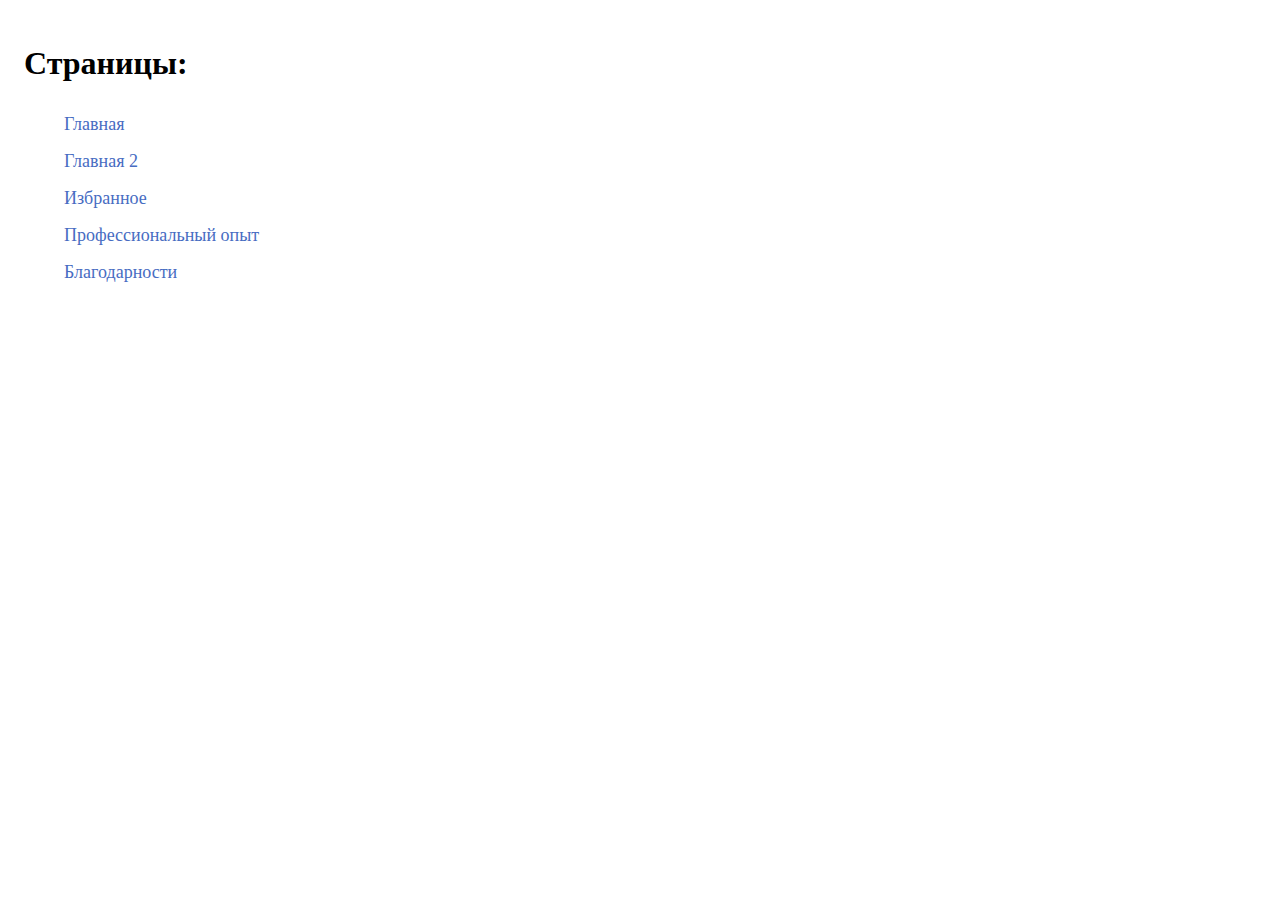
<file: pages.html>
<!DOCTYPE html>
<html lang="en">

<head>
    <meta charset="UTF-8">
    <meta name="viewport" content="width=device-width, initial-scale=1.0">
    <title>Pages</title>
    <style>
        body {
            margin: 0;
            padding: 24px;
        }

        ul {
            margin-top: 32px;
            list-style: none;
        }

        li:not(:last-child) {
            margin-bottom: 16px;
        }

        a {
            color: #476cc2;
            text-decoration: none;
            font-size: 18px;
        }
    </style>
</head>

<body>
    <h1>Страницы:</h1>
    <ul>
        <li><a href="index.html">Главная</a></li>
        <li><a href="index2.html">Главная 2</a></li>
        <li><a href="favorite.html">Избранное</a></li>
        <li><a href="skills.html">Профессиональный опыт</a></li>
        <li><a href="thanks.html">Благодарности</a></li>
    </ul>
</body>

</html>
</file>
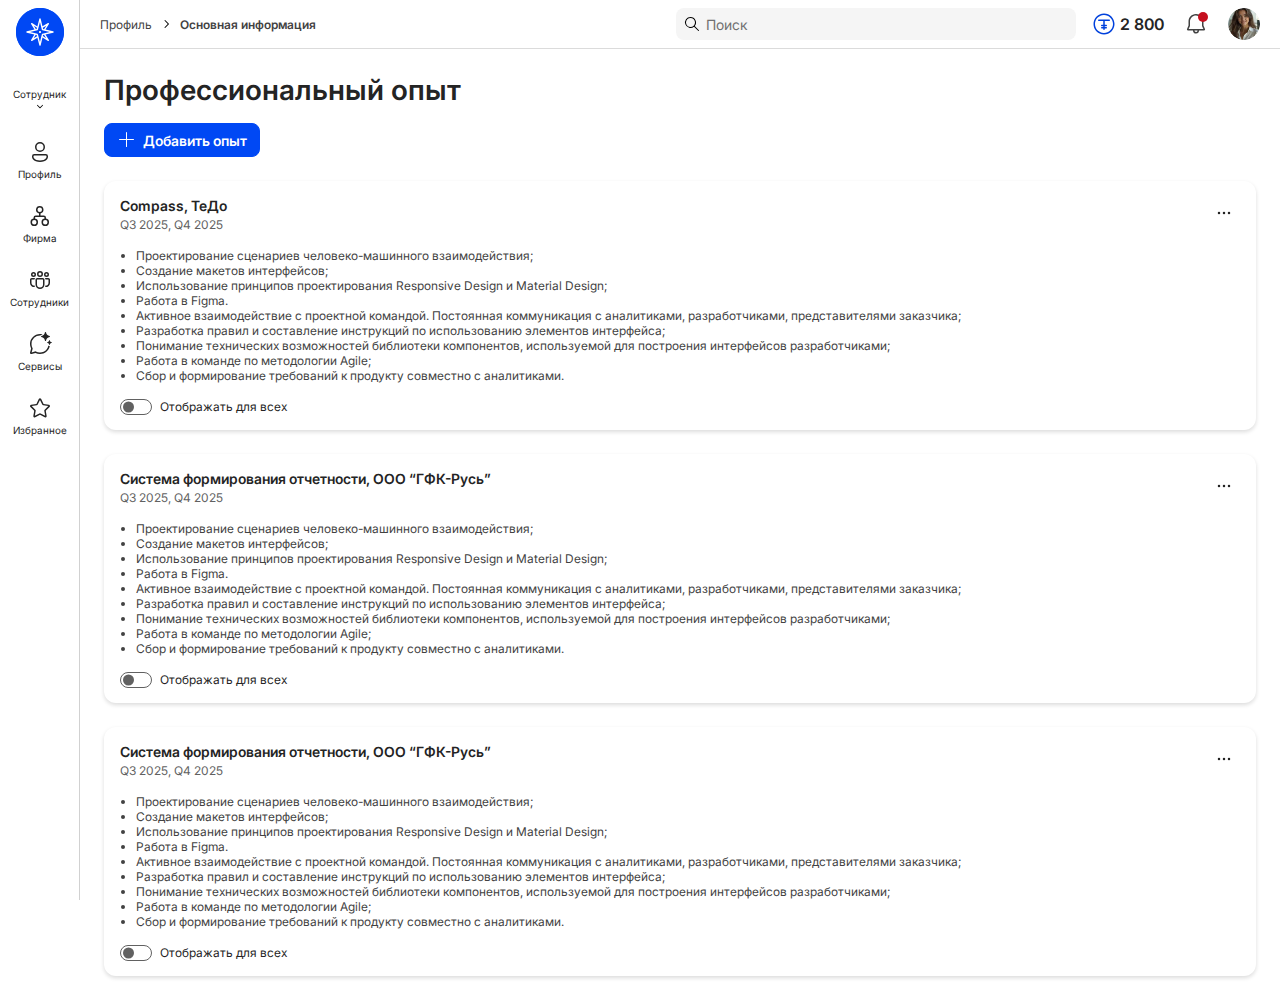
<file: skills.html>
<!DOCTYPE html>
<html lang="ru">

<head>
    <meta charset="UTF-8">
    <meta name="viewport" content="width=device-width, initial-scale=1.0">
    <link rel="stylesheet" href="css/style.min.css?_v=20250818145822" />
    <script src="https://cdnjs.cloudflare.com/ajax/libs/jquery/3.7.1/jquery.min.js?_v=20250818145822"
        integrity="sha512-v2CJ7UaYy4JwqLDIrZUI/4hqeoQieOmAZNXBeQyjo21dadnwR+8ZaIJVT8EE2iyI61OV8e6M8PP2/4hpQINQ/g=="
        crossorigin="anonymous" referrerpolicy="no-referrer"></script>
    <title>Профессиональный опыт</title>
</head>

<body>

    <div class="wrapper">

        <div class="homepage">
            <div class="homepage__panel homepage-panel">
                <a href="#" class="homepage-panel__logo">
                    <img src="img/logo.svg" alt="Logo">
                </a>
                <div class="homepage-panel__select">
                    <div class="homepage-panel__current">Сотрудник</div>
                    <div class="homepage-panel__roles">
                        <a href="#" class="homepage-panel__role active">Сотрудник</a>
                        <a href="#" class="homepage-panel__role">Тимлидер</a>
                    </div>
                </div>
                <div class="homepage-panel__menu homepage-menu">
                    <nav class="homepage-menu__body">
                        <ul class="homepage-menu__list">
                            <li class="homepage-menu__item" data-menu="profile">
                                <a href="#" class="homepage-menu__link">
                                    <svg>
                                        <use href="img/icons/icons.svg#profile"></use>
                                    </svg>
                                    Профиль
                                </a>
                            </li>
                            <li class="homepage-menu__item" data-menu="corp">
                                <a href="#" class="homepage-menu__link">
                                    <svg>
                                        <use href="img/icons/icons.svg#firm"></use>
                                    </svg>
                                    Фирма
                                </a>
                            </li>
                            <li class="homepage-menu__item">
                                <a href="#" class="homepage-menu__link">
                                    <svg>
                                        <use href="img/icons/icons.svg#employees"></use>
                                    </svg>
                                    Сотрудники
                                </a>
                            </li>
                            <li class="homepage-menu__item">
                                <a href="#" class="homepage-menu__link">
                                    <svg>
                                        <use href="img/icons/icons.svg#services"></use>
                                    </svg>
                                    Сервисы
                                </a>
                            </li>
                            <li class="homepage-menu__item">
                                <a href="#" class="homepage-menu__link">
                                    <svg>
                                        <use href="img/icons/icons.svg#favorite"></use>
                                    </svg>
                                    Избранное
                                </a>
                            </li>
                        </ul>
                    </nav>
                </div>
                <div class="homepage-panel__submenu homepage-submenu">
                    <div class="homepage-submenu__body">
                        <nav class="homepage-submenu__block" data-submenu="profile">
                            <h3 class="homepage-submenu__title">Профиль</h3>
                            <ul class="homepage-submenu__list">
                                <li class="homepage-submenu__item">
                                    <a href="#" class="homepage-submenu__link">Полезные контакты </a>
                                </li>
                                <li class="homepage-submenu__item">
                                    <a href="#" class="homepage-submenu__link">Полезные контакты </a>
                                </li>
                                <li class="homepage-submenu__item">
                                    <a href="#" class="homepage-submenu__link">Подбор персонала и бренд
                                        работодателя</a>
                                    <button type="button" class="homepage-submenu__btn" title="More">
                                        <svg>
                                            <use href="img/icons/icons.svg#arrow2_home"></use>
                                        </svg>
                                    </button>
                                    <div class="homepage-submenu__level2">
                                        <ul class="homepage-submenu__list">
                                            <li class="homepage-submenu__item">
                                                <a href="#" class="homepage-submenu__link">Руководство для
                                                    персонала</a>
                                            </li>
                                            <li class="homepage-submenu__item">
                                                <a href="#" class="homepage-submenu__link">Руководство для
                                                    персонала</a>
                                            </li>
                                            <li class="homepage-submenu__item">
                                                <a href="#" class="homepage-submenu__link">Руководство для
                                                    персонала</a>
                                            </li>
                                        </ul>
                                    </div>
                                </li>
                                <li class="homepage-submenu__item">
                                    <a href="#" class="homepage-submenu__link">Полезные контакты </a>
                                </li>
                                <li class="homepage-submenu__item">
                                    <a href="#" class="homepage-submenu__link">Полезные контакты </a>
                                </li>
                                <li class="homepage-submenu__item">
                                    <a href="#" class="homepage-submenu__link">Подбор персонала и бренд
                                        работодателя</a>
                                    <button type="button" class="homepage-submenu__btn" title="More">
                                        <svg>
                                            <use href="img/icons/icons.svg#arrow2_home"></use>
                                        </svg>
                                    </button>
                                    <div class="homepage-submenu__level2">
                                        <ul class="homepage-submenu__list">
                                            <li class="homepage-submenu__item">
                                                <a href="#" class="homepage-submenu__link">Руководство для
                                                    персонала</a>
                                            </li>
                                            <li class="homepage-submenu__item">
                                                <a href="#" class="homepage-submenu__link">Руководство для
                                                    персонала</a>
                                            </li>
                                            <li class="homepage-submenu__item">
                                                <a href="#" class="homepage-submenu__link">Руководство для
                                                    персонала</a>
                                            </li>
                                        </ul>
                                    </div>
                                </li>
                                <li class="homepage-submenu__item">
                                    <a href="#" class="homepage-submenu__link">Полезные контакты </a>
                                </li>
                                <li class="homepage-submenu__item">
                                    <a href="#" class="homepage-submenu__link">Полезные контакты </a>
                                </li>
                            </ul>
                        </nav>
                        <nav class="homepage-submenu__block" data-submenu="corp">
                            <h3 class="homepage-submenu__title">Фирма</h3>
                            <div class="homepage-submenu__search">
                                <input type="text" placeholder="Поиск по меню">
                            </div>
                            <ul class="homepage-submenu__list">
                                <li class="homepage-submenu__item">
                                    <a href="#" class="homepage-submenu__link">Полезные контакты </a>
                                </li>
                                <li class="homepage-submenu__item">
                                    <a href="#" class="homepage-submenu__link">Полезные контакты </a>
                                </li>
                                <li class="homepage-submenu__item">
                                    <a href="#" class="homepage-submenu__link">Подбор персонала и бренд
                                        работодателя</a>
                                    <button type="button" class="homepage-submenu__btn" title="More">
                                        <svg>
                                            <use href="img/icons/icons.svg#arrow2_home"></use>
                                        </svg>
                                    </button>
                                    <div class="homepage-submenu__level2">
                                        <ul class="homepage-submenu__list">
                                            <li class="homepage-submenu__item">
                                                <a href="#" class="homepage-submenu__link">Руководство для
                                                    персонала</a>
                                            </li>
                                            <li class="homepage-submenu__item">
                                                <a href="#" class="homepage-submenu__link">Руководство для
                                                    персонала</a>
                                            </li>
                                            <li class="homepage-submenu__item">
                                                <a href="#" class="homepage-submenu__link">Руководство для
                                                    персонала</a>
                                            </li>
                                        </ul>
                                    </div>
                                </li>
                                <li class="homepage-submenu__item">
                                    <a href="#" class="homepage-submenu__link">Полезные контакты </a>
                                </li>
                                <li class="homepage-submenu__item">
                                    <a href="#" class="homepage-submenu__link">Полезные контакты </a>
                                </li>
                                <li class="homepage-submenu__item">
                                    <a href="#" class="homepage-submenu__link">Подбор персонала и бренд
                                        работодателя</a>
                                    <button type="button" class="homepage-submenu__btn" title="More">
                                        <svg>
                                            <use href="img/icons/icons.svg#arrow2_home"></use>
                                        </svg>
                                    </button>
                                    <div class="homepage-submenu__level2">
                                        <ul class="homepage-submenu__list">
                                            <li class="homepage-submenu__item">
                                                <a href="#" class="homepage-submenu__link">Руководство для
                                                    персонала</a>
                                            </li>
                                            <li class="homepage-submenu__item">
                                                <a href="#" class="homepage-submenu__link">Руководство для
                                                    персонала</a>
                                            </li>
                                            <li class="homepage-submenu__item">
                                                <a href="#" class="homepage-submenu__link">Руководство для
                                                    персонала</a>
                                            </li>
                                        </ul>
                                    </div>
                                </li>
                                <li class="homepage-submenu__item">
                                    <a href="#" class="homepage-submenu__link">Полезные контакты </a>
                                </li>
                                <li class="homepage-submenu__item">
                                    <a href="#" class="homepage-submenu__link">Полезные контакты </a>
                                </li>
                            </ul>
                        </nav>
                    </div>
                </div>
            </div>
            <div class="homepage__wrapper">
                <div class="homepage__header homepage-header">
                    <div class="homepage-header__options">
                        <a href="#" class="homepage-header__logo">
                            <img src="img/logo.svg" alt="Logo">
                        </a>
                        <div class="homepage-header__select">
                            <div class="homepage-header__current">Сотрудник</div>
                            <div class="homepage-header__roles">
                                <a href="#" class="homepage-header__role active">Сотрудник</a>
                                <a href="#" class="homepage-header__role">Тимлидер</a>
                            </div>
                        </div>
                    </div>
                    <div class="homepage-header__bredcrumbs homepage-bredcrumbs">
                        <div class="homepage-bredcrumbs__wrapper">
                            <a href="#" class="homepage-bredcrumbs__item">Профиль</a>
                            <span class="homepage-bredcrumbs__item">Основная информация</span>
                        </div>
                    </div>
                    <div class="homepage-header__search">
                        <input type="text" placeholder="Поиск">
                    </div>
                    <div class="homepage-header__count">
                        <svg>
                            <use href="img/icons/icons.svg#code"></use>
                        </svg>
                        2 800
                    </div>
                    <a href="#" class="homepage-header__btn" title="Notifications">
                        <svg>
                            <use href="img/icons/icons.svg#alert"></use>
                        </svg>
                    </a>
                    <a href="#" class="homepage-header__profile" title="Profile">
                        <picture><source srcset="img/homepage-main/image.webp" type="image/webp"><img src="img/homepage-main/image.png" alt="Avatar"></picture>
                    </a>
                </div>
                <div class="homepage__body">
                    <div class="homepage__content">
                        <div class="homepage__skills homepage-skills homepage-skills_page">
                            <h2 class="homepage-skills__title">Профессиональный опыт</h2>
                            <button type="button" class="homepage-skills__add" data-modal="add-new-skill">
                                <svg>
                                    <use href="img/icons/icons.svg#plus"></use>
                                </svg>
                                Добавить опыт
                            </button>
                            <div class="homepage-skills__body">
                                <div class="homepage-skills__blocks">
                                    <div class="homepage-skills__block">
                                        <div class="homepage-skills__head">
                                            <div class="homepage-skills__intro">
                                                <h3 class="homepage-skills__name">Compass, ТеДо</h3>
                                                <p class="homepage-skills__desc">Q3 2025, Q4 2025</p>
                                            </div>
                                            <div class="homepage-skills__options">
                                                <button type="button" class="homepage-skills__btn" title="Options">
                                                    <svg>
                                                        <use href="img/icons/icons.svg#options"></use>
                                                    </svg>
                                                </button>
                                                <div class="homepage-skills__menu">
                                                    <a href="#" class="homepage-skills__link" data-modal="edit-skill">
                                                        <svg>
                                                            <use href="img/icons/icons.svg#edit"></use>
                                                        </svg>
                                                        Редактировать
                                                    </a>
                                                    <a href="#" class="homepage-skills__link">
                                                        <svg>
                                                            <use href="img/icons/icons.svg#basket"></use>
                                                        </svg>
                                                        Удалить
                                                    </a>
                                                </div>
                                            </div>
                                        </div>
                                        <div class="homepage-skills__text">
                                            <ul class="homepage-skills__list">
                                                <li class="homepage-skills__item">
                                                    Проектирование сценариев человеко-машинного взаимодействия;
                                                </li>
                                                <li class="homepage-skills__item">
                                                    Создание макетов интерфейсов;
                                                </li>
                                                <li class="homepage-skills__item">
                                                    Использование принципов проектирования Responsive Design и Material
                                                    Design;
                                                </li>
                                                <li class="homepage-skills__item">
                                                    Работа в Figma.
                                                </li>
                                                <li class="homepage-skills__item">
                                                    Активное взаимодействие с проектной командой. Постоянная
                                                    коммуникация с аналитиками, разработчиками, представителями
                                                    заказчика;
                                                </li>
                                                <li class="homepage-skills__item">
                                                    Разработка правил и составление инструкций по использованию
                                                    элементов интерфейса;
                                                </li>
                                                <li class="homepage-skills__item">
                                                    Понимание технических возможностей библиотеки компонентов,
                                                    используемой для построения интерфейсов разработчиками;
                                                </li>
                                                <li class="homepage-skills__item">
                                                    Работа в команде по методологии Agile;
                                                </li>
                                                <li class="homepage-skills__item">
                                                    Сбор и формирование требований к продукту совместно с аналитиками.
                                                </li>
                                            </ul>
                                        </div>
                                        <div class="homepage-skills__switcher homepage-switcher">
                                            Отображать для всех
                                            <input type="checkbox" name="" value="">
                                        </div>
                                    </div>
                                    <div class="homepage-skills__block">
                                        <div class="homepage-skills__head">
                                            <div class="homepage-skills__intro">
                                                <h3 class="homepage-skills__name">Система формирования отчетности, ООО
                                                    “ГФК-Русь”</h3>
                                                <p class="homepage-skills__desc">Q3 2025, Q4 2025</p>
                                            </div>
                                            <div class="homepage-skills__options">
                                                <button type="button" class="homepage-skills__btn" title="Options">
                                                    <svg>
                                                        <use href="img/icons/icons.svg#options"></use>
                                                    </svg>
                                                </button>
                                                <div class="homepage-skills__menu">
                                                    <a href="#" class="homepage-skills__link" data-modal="edit-skill">
                                                        <svg>
                                                            <use href="img/icons/icons.svg#edit"></use>
                                                        </svg>
                                                        Редактировать
                                                    </a>
                                                    <a href="#" class="homepage-skills__link">
                                                        <svg>
                                                            <use href="img/icons/icons.svg#basket"></use>
                                                        </svg>
                                                        Удалить
                                                    </a>
                                                </div>
                                            </div>
                                        </div>
                                        <div class="homepage-skills__text">
                                            <ul class="homepage-skills__list">
                                                <li class="homepage-skills__item">
                                                    Проектирование сценариев человеко-машинного взаимодействия;
                                                </li>
                                                <li class="homepage-skills__item">
                                                    Создание макетов интерфейсов;
                                                </li>
                                                <li class="homepage-skills__item">
                                                    Использование принципов проектирования Responsive Design и Material
                                                    Design;
                                                </li>
                                                <li class="homepage-skills__item">
                                                    Работа в Figma.
                                                </li>
                                                <li class="homepage-skills__item">
                                                    Активное взаимодействие с проектной командой. Постоянная
                                                    коммуникация с аналитиками, разработчиками, представителями
                                                    заказчика;
                                                </li>
                                                <li class="homepage-skills__item">
                                                    Разработка правил и составление инструкций по использованию
                                                    элементов интерфейса;
                                                </li>
                                                <li class="homepage-skills__item">
                                                    Понимание технических возможностей библиотеки компонентов,
                                                    используемой для построения интерфейсов разработчиками;
                                                </li>
                                                <li class="homepage-skills__item">
                                                    Работа в команде по методологии Agile;
                                                </li>
                                                <li class="homepage-skills__item">
                                                    Сбор и формирование требований к продукту совместно с аналитиками.
                                                </li>
                                            </ul>
                                        </div>
                                        <div class="homepage-skills__switcher homepage-switcher">
                                            Отображать для всех
                                            <input type="checkbox" name="" value="">
                                        </div>
                                    </div>
                                    <div class="homepage-skills__block">
                                        <div class="homepage-skills__head">
                                            <div class="homepage-skills__intro">
                                                <h3 class="homepage-skills__name">Система формирования отчетности, ООО
                                                    “ГФК-Русь”</h3>
                                                <p class="homepage-skills__desc">Q3 2025, Q4 2025</p>
                                            </div>
                                            <div class="homepage-skills__options">
                                                <button type="button" class="homepage-skills__btn" title="Options">
                                                    <svg>
                                                        <use href="img/icons/icons.svg#options"></use>
                                                    </svg>
                                                </button>
                                                <div class="homepage-skills__menu">
                                                    <a href="#" class="homepage-skills__link" data-modal="edit-skill">
                                                        <svg>
                                                            <use href="img/icons/icons.svg#edit"></use>
                                                        </svg>
                                                        Редактировать
                                                    </a>
                                                    <a href="#" class="homepage-skills__link">
                                                        <svg>
                                                            <use href="img/icons/icons.svg#basket"></use>
                                                        </svg>
                                                        Удалить
                                                    </a>
                                                </div>
                                            </div>
                                        </div>
                                        <div class="homepage-skills__text">
                                            <ul class="homepage-skills__list">
                                                <li class="homepage-skills__item">
                                                    Проектирование сценариев человеко-машинного взаимодействия;
                                                </li>
                                                <li class="homepage-skills__item">
                                                    Создание макетов интерфейсов;
                                                </li>
                                                <li class="homepage-skills__item">
                                                    Использование принципов проектирования Responsive Design и Material
                                                    Design;
                                                </li>
                                                <li class="homepage-skills__item">
                                                    Работа в Figma.
                                                </li>
                                                <li class="homepage-skills__item">
                                                    Активное взаимодействие с проектной командой. Постоянная
                                                    коммуникация с аналитиками, разработчиками, представителями
                                                    заказчика;
                                                </li>
                                                <li class="homepage-skills__item">
                                                    Разработка правил и составление инструкций по использованию
                                                    элементов интерфейса;
                                                </li>
                                                <li class="homepage-skills__item">
                                                    Понимание технических возможностей библиотеки компонентов,
                                                    используемой для построения интерфейсов разработчиками;
                                                </li>
                                                <li class="homepage-skills__item">
                                                    Работа в команде по методологии Agile;
                                                </li>
                                                <li class="homepage-skills__item">
                                                    Сбор и формирование требований к продукту совместно с аналитиками.
                                                </li>
                                            </ul>
                                        </div>
                                        <div class="homepage-skills__switcher homepage-switcher">
                                            Отображать для всех
                                            <input type="checkbox" name="" value="">
                                        </div>
                                    </div>
                                </div>
                            </div>
                        </div>
                    </div>
                </div>
            </div>
        </div>

    </div>

    <div class="homepage-modal" id="edit">
    <div class="homepage-modal__wrapper">
        <div class="homepage-modal__content">
            <div class="homepage-modal__header">
                <h2 class="homepage-modal__title">Редактирование контактной информации</h2>
                <button type="button" class="homepage-modal__close" data-modal-close>
                    <svg>
                        <use href="img/icons/icons.svg#close"></use>
                    </svg>
                </button>
            </div>
            <div class="homepage-modal__body">
                <form action="#" class="homepage-modal__form">
                    <div class="homepage-modal__input">
                        <span class="homepage-modal__label">Номер телефона дополнительный</span>
                        <input type="text" value="+7 9162764063">
                    </div>
                    <div class="homepage-modal__input">
                        <span class="homepage-modal__label">Номер телефона дополнительный</span>
                        <input type="text" value="@ marymary">
                    </div>
                    <div class="homepage-modal__btns">
                        <button type="button" class="homepage-modal__btn" data-modal-close>
                            Отменить
                        </button>
                        <button type="submit" class="homepage-modal__btn homepage-modal__btn_blue">
                            Сохранить
                        </button>
                    </div>
                </form>
            </div>
        </div>
    </div>
</div>

<div class="homepage-modal" id="new-skill">
    <div class="homepage-modal__wrapper">
        <div class="homepage-modal__content">
            <div class="homepage-modal__header">
                <h2 class="homepage-modal__title">Добавить новый навык</h2>
                <button type="button" class="homepage-modal__close" data-modal-close>
                    <svg>
                        <use href="img/icons/icons.svg#close"></use>
                    </svg>
                </button>
            </div>
            <div class="homepage-modal__body">
                <form action="#" class="homepage-modal__form">
                    <div class="homepage-modal__input">
                        <span class="homepage-modal__label">Категория навыков</span>
                        <div class="homepage-modal__select homepage-select">
                            <input type="text" placeholder="Выберите" value="" readonly data-select>
                            <div class="homepage-select__body">
                                <div class="homepage-select__item">Категория 1</div>
                                <div class="homepage-select__item">Категория 2</div>
                                <div class="homepage-select__item">Категория 3</div>
                                <div class="homepage-select__item">Категория 4</div>
                            </div>
                        </div>
                    </div>
                    <div class="homepage-modal__input">
                        <span class="homepage-modal__label">Навык</span>
                        <div class="homepage-modal__select homepage-select">
                            <input type="text" placeholder="Выберите" value="" readonly data-select>
                            <div class="homepage-select__body">
                                <div class="homepage-select__item">Навык 1</div>
                                <div class="homepage-select__item">Навык 2</div>
                                <div class="homepage-select__item">Навык 3</div>
                                <div class="homepage-select__item">Навык 4</div>
                            </div>
                        </div>
                    </div>
                    <div class="homepage-modal__btns">
                        <div class="homepage-modal__extra-btn">
                            <button type="button" class="homepage-modal__btn" data-modal="no-skill">
                                Нет нужного навыка
                            </button>
                        </div>
                        <button type="button" class="homepage-modal__btn" data-modal-close>
                            Отменить
                        </button>
                        <button type="submit" class="homepage-modal__btn homepage-modal__btn_blue">
                            Добавить
                        </button>
                    </div>
                </form>
            </div>
        </div>
    </div>
</div>

<div class="homepage-modal" id="no-skill">
    <div class="homepage-modal__wrapper">
        <div class="homepage-modal__content">
            <div class="homepage-modal__header">
                <h2 class="homepage-modal__title">Сообщить о недостающем навыке</h2>
                <button type="button" class="homepage-modal__close" data-modal-close>
                    <svg>
                        <use href="img/icons/icons.svg#close"></use>
                    </svg>
                </button>
            </div>
            <div class="homepage-modal__body">
                <form action="#" class="homepage-modal__form">
                    <div class="homepage-modal__area">
                        <textarea placeholder="Введите сообщение..." maxlength="2000"></textarea>
                        <div class="homepage-modal__length">
                            <span class="homepage-modal__current">0</span>
                            <span>из</span>
                            <span>2000</span>
                        </div>
                    </div>
                    <div class="homepage-modal__btns">
                        <div class="homepage-modal__extra-btn">
                            <button type="button" class="homepage-modal__btn" data-modal="new-skill">
                                <svg>
                                    <use href="img/icons/icons.svg#arrow_home"></use>
                                </svg>
                                Назад
                            </button>
                        </div>
                        <button type="button" class="homepage-modal__btn" data-modal-close>
                            Отменить
                        </button>
                        <button type="submit" class="homepage-modal__btn homepage-modal__btn_blue">
                            Отправить
                        </button>
                    </div>
                </form>
            </div>
        </div>
    </div>
</div>

<div class="homepage-modal" id="edit-sertificate">
    <div class="homepage-modal__wrapper">
        <div class="homepage-modal__content">
            <div class="homepage-modal__header">
                <h2 class="homepage-modal__title">Детали сертификата</h2>
                <button type="button" class="homepage-modal__close" data-modal-close>
                    <svg>
                        <use href="img/icons/icons.svg#close"></use>
                    </svg>
                </button>
            </div>
            <div class="homepage-modal__body">
                <form action="#" class="homepage-modal__form">
                    <div class="homepage-modal__input">
                        <span class="homepage-modal__label">Квалификация</span>
                        <div class="homepage-modal__select homepage-select">
                            <input type="text" placeholder="Выберите" value="" readonly data-select>
                            <div class="homepage-select__body">
                                <div class="homepage-select__item">Квалификация 1</div>
                                <div class="homepage-select__item">Квалификация 2</div>
                                <div class="homepage-select__item">Квалификация 3</div>
                                <div class="homepage-select__item">Квалификация 4</div>
                            </div>
                        </div>
                    </div>
                    <div class="homepage-modal__input">
                        <span class="homepage-modal__label">Название сертификата</span>
                        <input type="text" value="Google UX Design Professional Certificate">
                    </div>
                    <div class="homepage-modal__input">
                        <span class="homepage-modal__label">Компания, выдавшая сертификат</span>
                        <input type="text" value="Google">
                    </div>
                    <div class="homepage-modal__input">
                        <span class="homepage-modal__label">Год получения</span>
                        <div class="homepage-modal__select homepage-select homepage-select_min">
                            <input type="text" placeholder="Выберите" value="2022" readonly data-select>
                            <div class="homepage-select__body">
                                <div class="homepage-select__item">2023</div>
                                <div class="homepage-select__item">2024</div>
                                <div class="homepage-select__item">2025</div>
                                <div class="homepage-select__item">2026</div>
                            </div>
                        </div>
                    </div>
                    <div class="homepage-modal__btns">
                        <button type="button" class="homepage-modal__btn" data-modal-close>
                            Отменить
                        </button>
                        <button type="submit" class="homepage-modal__btn homepage-modal__btn_blue">
                            Сохранить
                        </button>
                    </div>
                </form>
            </div>
        </div>
    </div>
</div>

<div class="homepage-modal" id="my-tedcoins">
    <div class="homepage-modal__wrapper">
        <div class="homepage-modal__content">
            <div class="homepage-modal__header">
                <h2 class="homepage-modal__title">Мои тедкоины</h2>
                <button type="button" class="homepage-modal__close" data-modal-close>
                    <svg>
                        <use href="img/icons/icons.svg#close"></use>
                    </svg>
                </button>
            </div>
            <div class="homepage-modal__body">
                <div class="homepage-modal__table">
                    <table>
                        <thead>
                            <tr>
                                <td><b>За что выданы тедкоины</b></td>
                                <td><b>Сколько тедкоинов выдано</b></td>
                                <td><b>Дата и время выдачи</b></td>
                            </tr>
                        </thead>
                        <tbody>
                            <tr>
                                <td>
                                    <ul>
                                        <li>Тип: <b>Награда</b></li>
                                        <li>Название: <b>Заботливый бадди</b></li>
                                    </ul>
                                </td>
                                <td>300</td>
                                <td>
                                    <ul>
                                        <li><time datetime="2024-04-26">26-04-2024</time></li>
                                        <li><time datetime="12:09">12:09</time></li>
                                    </ul>
                                </td>
                            </tr>
                            <tr>
                                <td>
                                    <ul>
                                        <li>Тип: <b>Награда</b></li>
                                        <li>Название: <b>Заботливый бадди</b></li>
                                    </ul>
                                </td>
                                <td>300</td>
                                <td>
                                    <ul>
                                        <li><time datetime="2024-04-26">26-04-2024</time></li>
                                        <li><time datetime="12:09">12:09</time></li>
                                    </ul>
                                </td>
                            </tr>
                            <tr>
                                <td>
                                    <ul>
                                        <li>Тип: <b>Награда</b></li>
                                        <li>Название: <b>Заботливый бадди</b></li>
                                    </ul>
                                </td>
                                <td>300</td>
                                <td>
                                    <ul>
                                        <li><time datetime="2024-04-26">26-04-2024</time></li>
                                        <li><time datetime="12:09">12:09</time></li>
                                    </ul>
                                </td>
                            </tr>
                            <tr>
                                <td>
                                    <ul>
                                        <li>Тип: <b>Награда</b></li>
                                        <li>Название: <b>Заботливый бадди</b></li>
                                    </ul>
                                </td>
                                <td>300</td>
                                <td>
                                    <ul>
                                        <li><time datetime="2024-04-26">26-04-2024</time></li>
                                        <li><time datetime="12:09">12:09</time></li>
                                    </ul>
                                </td>
                            </tr>
                            <tr>
                                <td>
                                    <ul>
                                        <li>Тип: <b>Награда</b></li>
                                        <li>Название: <b>Заботливый бадди</b></li>
                                    </ul>
                                </td>
                                <td>300</td>
                                <td>
                                    <ul>
                                        <li><time datetime="2024-04-26">26-04-2024</time></li>
                                        <li><time datetime="12:09">12:09</time></li>
                                    </ul>
                                </td>
                            </tr>
                        </tbody>
                    </table>
                </div>
            </div>
        </div>
    </div>
</div>

<div class="homepage-modal" id="new-skill">
    <div class="homepage-modal__wrapper">
        <div class="homepage-modal__content">
            <div class="homepage-modal__header">
                <h2 class="homepage-modal__title">Добавить новый навык</h2>
                <button type="button" class="homepage-modal__close" data-modal-close>
                    <svg>
                        <use href="img/icons/icons.svg#close"></use>
                    </svg>
                </button>
            </div>
            <div class="homepage-modal__body">
                <form action="#" class="homepage-modal__form">
                    <div class="homepage-modal__input">
                        <span class="homepage-modal__label">Категория навыков</span>
                        <div class="homepage-modal__select homepage-select">
                            <input type="text" placeholder="Выберите" value="" readonly data-select>
                            <div class="homepage-select__body">
                                <div class="homepage-select__item">Категория 1</div>
                                <div class="homepage-select__item">Категория 2</div>
                                <div class="homepage-select__item">Категория 3</div>
                                <div class="homepage-select__item">Категория 4</div>
                            </div>
                        </div>
                    </div>
                    <div class="homepage-modal__input">
                        <span class="homepage-modal__label">Навык</span>
                        <div class="homepage-modal__select homepage-select">
                            <input type="text" placeholder="Выберите" value="" readonly data-select>
                            <div class="homepage-select__body">
                                <div class="homepage-select__item">Навык 1</div>
                                <div class="homepage-select__item">Навык 2</div>
                                <div class="homepage-select__item">Навык 3</div>
                                <div class="homepage-select__item">Навык 4</div>
                            </div>
                        </div>
                    </div>
                    <div class="homepage-modal__btns">
                        <div class="homepage-modal__extra-btn">
                            <button type="button" class="homepage-modal__btn" data-modal="no-skill">
                                Нет нужного навыка
                            </button>
                        </div>
                        <button type="button" class="homepage-modal__btn" data-modal-close>
                            Отменить
                        </button>
                        <button type="submit" class="homepage-modal__btn homepage-modal__btn_blue">
                            Добавить
                        </button>
                    </div>
                </form>
            </div>
        </div>
    </div>
</div>

<div class="homepage-modal" id="add-new-skill">
    <div class="homepage-modal__wrapper">
        <div class="homepage-modal__content">
            <div class="homepage-modal__header">
                <h2 class="homepage-modal__title">Добавление опыта</h2>
                <button type="button" class="homepage-modal__close" data-modal-close>
                    <svg>
                        <use href="img/icons/icons.svg#close"></use>
                    </svg>
                </button>
            </div>
            <div class="homepage-modal__body">
                <form action="#" class="homepage-modal__form">
                    <div class="homepage-modal__input">
                        <span class="homepage-modal__label">Название проекта / задания</span>
                        <input type="text" placeholder="Введите название" value="">
                    </div>
                    <div class="homepage-modal__input">
                        <span class="homepage-modal__label">Период</span>
                        <div class="homepage-modal__select homepage-select">
                            <input type="text" placeholder="Укажите период" value="" readonly data-select>
                            <div class="homepage-select__body">
                                <div class="homepage-select__item">Q3 2025, Q4 2025</div>
                                <div class="homepage-select__item">Q3 2025, Q4 2025</div>
                                <div class="homepage-select__item">Q3 2025, Q4 2025</div>
                                <div class="homepage-select__item">Q3 2025, Q4 2025</div>
                            </div>
                        </div>
                    </div>
                    <div class="homepage-modal__area">
                        <span class="homepage-modal__label">Описание роли и обязанностей</span>
                        <textarea placeholder="Добавьте описание" maxlength="2000"></textarea>
                        <div class="homepage-modal__length">
                            <span class="homepage-modal__current">0</span>
                            <span>из</span>
                            <span>2000</span>
                        </div>
                    </div>
                    <div class="homepage-modal__switcher homepage-switcher">
                        Отображать для всех
                        <input type="checkbox" name="" value="">
                    </div>
                    <div class="homepage-modal__btns">
                        <button type="button" class="homepage-modal__btn" data-modal-close>
                            Отменить
                        </button>
                        <button type="submit" class="homepage-modal__btn homepage-modal__btn_blue">
                            Сохранить
                        </button>
                    </div>
                </form>
            </div>
        </div>
    </div>
</div>

<div class="homepage-modal" id="edit-skill">
    <div class="homepage-modal__wrapper">
        <div class="homepage-modal__content">
            <div class="homepage-modal__header">
                <h2 class="homepage-modal__title">Редактирование опыта</h2>
                <button type="button" class="homepage-modal__close" data-modal-close>
                    <svg>
                        <use href="img/icons/icons.svg#close"></use>
                    </svg>
                </button>
            </div>
            <div class="homepage-modal__body">
                <form action="#" class="homepage-modal__form">
                    <div class="homepage-modal__input">
                        <span class="homepage-modal__label">Название проекта / задания</span>
                        <input type="text" placeholder="Введите название" value="Compass">
                    </div>
                    <div class="homepage-modal__input">
                        <span class="homepage-modal__label">Период</span>
                        <div class="homepage-modal__select homepage-select">
                            <input type="text" placeholder="Укажите период" value="Q3 2025, Q4 2025" readonly
                                data-select>
                            <div class="homepage-select__body">
                                <div class="homepage-select__item">Q3 2025, Q4 2025</div>
                                <div class="homepage-select__item">Q3 2025, Q4 2025</div>
                                <div class="homepage-select__item">Q3 2025, Q4 2025</div>
                                <div class="homepage-select__item">Q3 2025, Q4 2025</div>
                            </div>
                        </div>
                    </div>
                    <div class="homepage-modal__area">
                        <span class="homepage-modal__label">Описание роли и обязанностей</span>
                        <textarea placeholder="Добавьте описание" maxlength="2000">
                            • Проектирование сценариев человеко-машинного взаимодействия;
                            • Создание макетов интерфейсов;
                            • Использование принципов проектирования Responsive Design и Material Design;
                            • Работа в Figma.
                            • Активное взаимодействие с проектной командой. Постоянная коммуникация с аналитиками, разработчиками, представителями заказчика;
                            • Разработка правил и составление инструкций по использованию элементов интерфейса;
                            • Понимание технических возможностей библиотеки компонентов, используемой для построения интерфейсов разработчиками;
                            • Работа в команде по методологии Agile;
                            • Сбор и формирование требований к продукту совместно с аналитиками.
                        </textarea>
                        <div class="homepage-modal__length">
                            <span class="homepage-modal__current">0</span>
                            <span>из</span>
                            <span>2000</span>
                        </div>
                    </div>
                    <div class="homepage-modal__switcher homepage-switcher">
                        Отображать для всех
                        <input type="checkbox" name="" value="">
                    </div>
                    <div class="homepage-modal__btns">
                        <button type="button" class="homepage-modal__btn" data-modal-close>
                            Отменить
                        </button>
                        <button type="submit" class="homepage-modal__btn homepage-modal__btn_blue">
                            Сохранить
                        </button>
                    </div>
                </form>
            </div>
        </div>
    </div>
</div>



<div class="homepage-msg">
    <div class="homepage-msg__body">
        <div class="homepage-msg__layout">
            <div class="homepage-msg__item" data-msg-id="1">
                <div class="homepage-msg__icon">
                    <svg>
                        <use href="img/icons/icons.svg#star"></use>
                    </svg>
                </div>
                <div class="homepage-msg__text">
                    <p><b>Страница добавлена в избранное</b></p>
                </div>
            </div>
            <div class="homepage-msg__item" data-msg-id="2">
                <div class="homepage-msg__icon">
                    <svg>
                        <use href="img/icons/icons.svg#star-off"></use>
                    </svg>
                </div>
                <div class="homepage-msg__text">
                    <p><b>Страница удалена из избранного</b></p>
                </div>
            </div>
            <div class="homepage-msg__item homepage-msg__item_ok" data-msg-id="3">
                <div class="homepage-msg__icon">
                    <svg>
                        <use href="img/icons/icons.svg#ok"></use>
                    </svg>
                </div>
                <div class="homepage-msg__text">
                    <p><b>Какое-то успешное событие</b></p>
                </div>
            </div>
            <div class="homepage-msg__item homepage-msg__item_fail" data-msg-id="4">
                <div class="homepage-msg__icon">
                    <svg>
                        <use href="img/icons/icons.svg#fail"></use>
                    </svg>
                </div>
                <div class="homepage-msg__text">
                    <p><b>Какое-то неуспешное событие</b></p>
                </div>
            </div>
            <div class="homepage-msg__item homepage-msg__item_attention" data-msg-id="5">
                <div class="homepage-msg__icon">
                    <svg>
                        <use href="img/icons/icons.svg#attention"></use>
                    </svg>
                </div>
                <div class="homepage-msg__text">
                    <p><b>Какое-то предупреждение</b></p>
                </div>
            </div>
            <div class="homepage-msg__item" data-msg-id="6">
                <div class="homepage-msg__icon">
                    <svg>
                        <use href="img/icons/icons.svg#information"></use>
                    </svg>
                </div>
                <div class="homepage-msg__text">
                    <p><b>Какая-то нейтральная информация</b></p>
                </div>
            </div>
            <div class="homepage-msg__item homepage-msg__item_ok" data-msg-id="7">
                <div class="homepage-msg__icon">
                    <svg>
                        <use href="img/icons/icons.svg#star"></use>
                    </svg>
                </div>
                <div class="homepage-msg__text">
                    <p><b>Уведомление с доп. инфо</b></p>
                    <p>Какая-то дополнительная информация</p>
                </div>
            </div>
            <div class="homepage-msg__item homepage-msg__item_ok" data-msg-id="8">
                <div class="homepage-msg__icon">
                    <svg>
                        <use href="img/icons/icons.svg#ok"></use>
                    </svg>
                </div>
                <div class="homepage-msg__text">
                    <p><b>Уведомление с действием</b></p>
                    <p>Какая-то дополнительная информация</p>
                </div>
                <a href="#" class="homepage-msg__link">Перейти</a>
            </div>
        </div>
        <div class="homepage-msg__display"></div>
    </div>
</div>

    <script src="js/app.min.js?_v=20250818145822"></script>
</body>

</html>
</file>
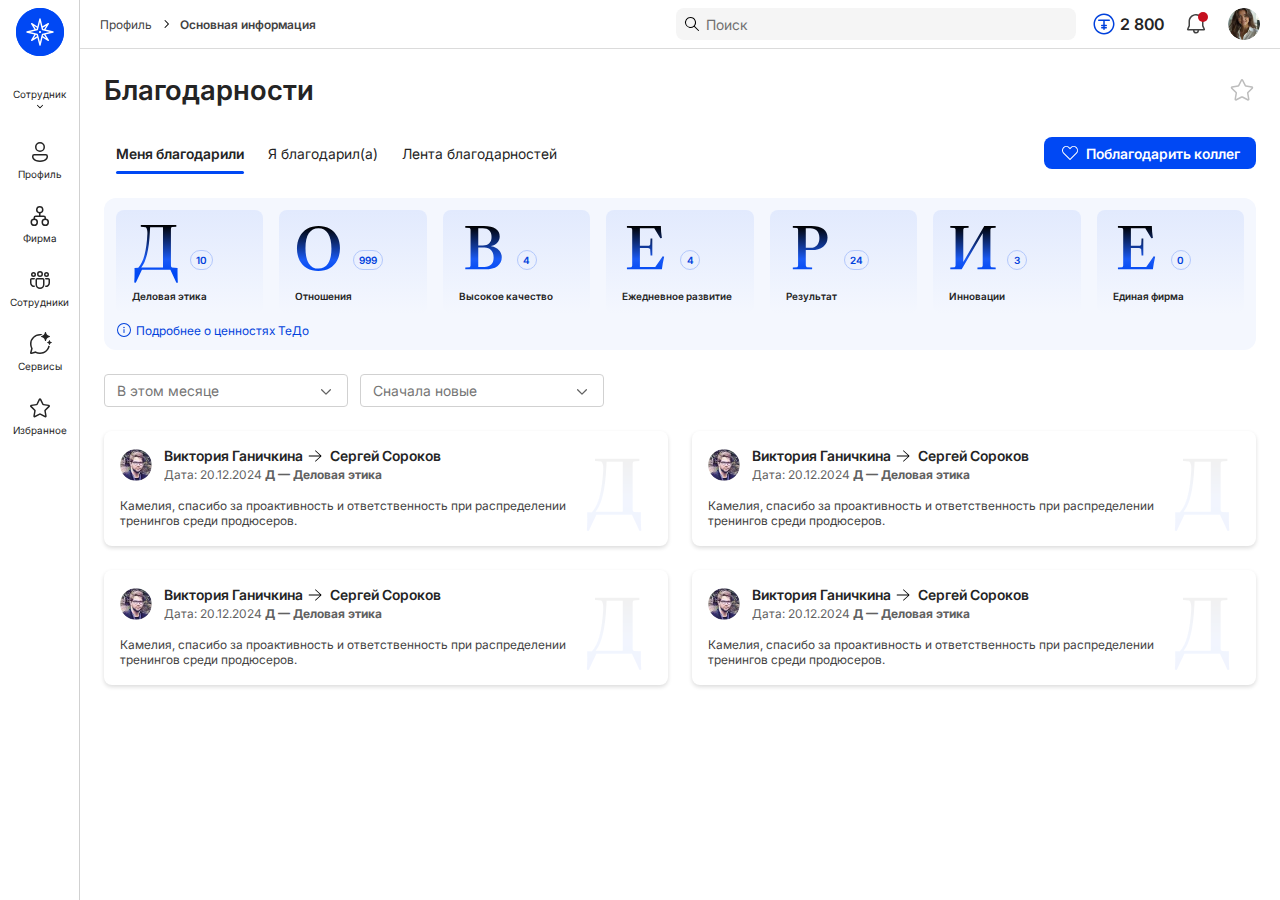
<file: thanks.html>
<!DOCTYPE html>
<html lang="ru">

<head>
    <meta charset="UTF-8">
    <meta name="viewport" content="width=device-width, initial-scale=1.0">
    <link rel="stylesheet" href="css/style.min.css?_v=20250818145822" />
    <script src="https://cdnjs.cloudflare.com/ajax/libs/jquery/3.7.1/jquery.min.js?_v=20250818145822"
        integrity="sha512-v2CJ7UaYy4JwqLDIrZUI/4hqeoQieOmAZNXBeQyjo21dadnwR+8ZaIJVT8EE2iyI61OV8e6M8PP2/4hpQINQ/g=="
        crossorigin="anonymous" referrerpolicy="no-referrer"></script>
    <title>Главная</title>
</head>

<body>

    <div class="wrapper">

        <div class="homepage">
            <div class="homepage__panel homepage-panel">
                <a href="#" class="homepage-panel__logo">
                    <img src="img/logo.svg" alt="Logo">
                </a>
                <div class="homepage-panel__select">
                    <div class="homepage-panel__current">Сотрудник</div>
                    <div class="homepage-panel__roles">
                        <a href="#" class="homepage-panel__role active">Сотрудник</a>
                        <a href="#" class="homepage-panel__role">Тимлидер</a>
                    </div>
                </div>
                <div class="homepage-panel__menu homepage-menu">
                    <nav class="homepage-menu__body">
                        <ul class="homepage-menu__list">
                            <li class="homepage-menu__item" data-menu="profile">
                                <a href="#" class="homepage-menu__link">
                                    <svg>
                                        <use href="img/icons/icons.svg#profile"></use>
                                    </svg>
                                    Профиль
                                </a>
                            </li>
                            <li class="homepage-menu__item" data-menu="corp">
                                <a href="#" class="homepage-menu__link">
                                    <svg>
                                        <use href="img/icons/icons.svg#firm"></use>
                                    </svg>
                                    Фирма
                                </a>
                            </li>
                            <li class="homepage-menu__item">
                                <a href="#" class="homepage-menu__link">
                                    <svg>
                                        <use href="img/icons/icons.svg#employees"></use>
                                    </svg>
                                    Сотрудники
                                </a>
                            </li>
                            <li class="homepage-menu__item">
                                <a href="#" class="homepage-menu__link">
                                    <svg>
                                        <use href="img/icons/icons.svg#services"></use>
                                    </svg>
                                    Сервисы
                                </a>
                            </li>
                            <li class="homepage-menu__item">
                                <a href="#" class="homepage-menu__link">
                                    <svg>
                                        <use href="img/icons/icons.svg#favorite"></use>
                                    </svg>
                                    Избранное
                                </a>
                            </li>
                        </ul>
                    </nav>
                </div>
                <div class="homepage-panel__submenu homepage-submenu">
                    <div class="homepage-submenu__body">
                        <nav class="homepage-submenu__block" data-submenu="profile">
                            <h3 class="homepage-submenu__title">Профиль</h3>
                            <ul class="homepage-submenu__list">
                                <li class="homepage-submenu__item">
                                    <a href="#" class="homepage-submenu__link">Полезные контакты </a>
                                </li>
                                <li class="homepage-submenu__item">
                                    <a href="#" class="homepage-submenu__link">Полезные контакты </a>
                                </li>
                                <li class="homepage-submenu__item">
                                    <a href="#" class="homepage-submenu__link">Подбор персонала и бренд
                                        работодателя</a>
                                    <button type="button" class="homepage-submenu__btn" title="More">
                                        <svg>
                                            <use href="img/icons/icons.svg#arrow2_home"></use>
                                        </svg>
                                    </button>
                                    <div class="homepage-submenu__level2">
                                        <ul class="homepage-submenu__list">
                                            <li class="homepage-submenu__item">
                                                <a href="#" class="homepage-submenu__link">Руководство для
                                                    персонала</a>
                                            </li>
                                            <li class="homepage-submenu__item">
                                                <a href="#" class="homepage-submenu__link">Руководство для
                                                    персонала</a>
                                            </li>
                                            <li class="homepage-submenu__item">
                                                <a href="#" class="homepage-submenu__link">Руководство для
                                                    персонала</a>
                                            </li>
                                        </ul>
                                    </div>
                                </li>
                                <li class="homepage-submenu__item">
                                    <a href="#" class="homepage-submenu__link">Полезные контакты </a>
                                </li>
                                <li class="homepage-submenu__item">
                                    <a href="#" class="homepage-submenu__link">Полезные контакты </a>
                                </li>
                                <li class="homepage-submenu__item">
                                    <a href="#" class="homepage-submenu__link">Подбор персонала и бренд
                                        работодателя</a>
                                    <button type="button" class="homepage-submenu__btn" title="More">
                                        <svg>
                                            <use href="img/icons/icons.svg#arrow2_home"></use>
                                        </svg>
                                    </button>
                                    <div class="homepage-submenu__level2">
                                        <ul class="homepage-submenu__list">
                                            <li class="homepage-submenu__item">
                                                <a href="#" class="homepage-submenu__link">Руководство для
                                                    персонала</a>
                                            </li>
                                            <li class="homepage-submenu__item">
                                                <a href="#" class="homepage-submenu__link">Руководство для
                                                    персонала</a>
                                            </li>
                                            <li class="homepage-submenu__item">
                                                <a href="#" class="homepage-submenu__link">Руководство для
                                                    персонала</a>
                                            </li>
                                        </ul>
                                    </div>
                                </li>
                                <li class="homepage-submenu__item">
                                    <a href="#" class="homepage-submenu__link">Полезные контакты </a>
                                </li>
                                <li class="homepage-submenu__item">
                                    <a href="#" class="homepage-submenu__link">Полезные контакты </a>
                                </li>
                            </ul>
                        </nav>
                        <nav class="homepage-submenu__block" data-submenu="corp">
                            <h3 class="homepage-submenu__title">Фирма</h3>
                            <div class="homepage-submenu__search">
                                <input type="text" placeholder="Поиск по меню">
                            </div>
                            <ul class="homepage-submenu__list">
                                <li class="homepage-submenu__item">
                                    <a href="#" class="homepage-submenu__link">Полезные контакты </a>
                                </li>
                                <li class="homepage-submenu__item">
                                    <a href="#" class="homepage-submenu__link">Полезные контакты </a>
                                </li>
                                <li class="homepage-submenu__item">
                                    <a href="#" class="homepage-submenu__link">Подбор персонала и бренд
                                        работодателя</a>
                                    <button type="button" class="homepage-submenu__btn" title="More">
                                        <svg>
                                            <use href="img/icons/icons.svg#arrow2_home"></use>
                                        </svg>
                                    </button>
                                    <div class="homepage-submenu__level2">
                                        <ul class="homepage-submenu__list">
                                            <li class="homepage-submenu__item">
                                                <a href="#" class="homepage-submenu__link">Руководство для
                                                    персонала</a>
                                            </li>
                                            <li class="homepage-submenu__item">
                                                <a href="#" class="homepage-submenu__link">Руководство для
                                                    персонала</a>
                                            </li>
                                            <li class="homepage-submenu__item">
                                                <a href="#" class="homepage-submenu__link">Руководство для
                                                    персонала</a>
                                            </li>
                                        </ul>
                                    </div>
                                </li>
                                <li class="homepage-submenu__item">
                                    <a href="#" class="homepage-submenu__link">Полезные контакты </a>
                                </li>
                                <li class="homepage-submenu__item">
                                    <a href="#" class="homepage-submenu__link">Полезные контакты </a>
                                </li>
                                <li class="homepage-submenu__item">
                                    <a href="#" class="homepage-submenu__link">Подбор персонала и бренд
                                        работодателя</a>
                                    <button type="button" class="homepage-submenu__btn" title="More">
                                        <svg>
                                            <use href="img/icons/icons.svg#arrow2_home"></use>
                                        </svg>
                                    </button>
                                    <div class="homepage-submenu__level2">
                                        <ul class="homepage-submenu__list">
                                            <li class="homepage-submenu__item">
                                                <a href="#" class="homepage-submenu__link">Руководство для
                                                    персонала</a>
                                            </li>
                                            <li class="homepage-submenu__item">
                                                <a href="#" class="homepage-submenu__link">Руководство для
                                                    персонала</a>
                                            </li>
                                            <li class="homepage-submenu__item">
                                                <a href="#" class="homepage-submenu__link">Руководство для
                                                    персонала</a>
                                            </li>
                                        </ul>
                                    </div>
                                </li>
                                <li class="homepage-submenu__item">
                                    <a href="#" class="homepage-submenu__link">Полезные контакты </a>
                                </li>
                                <li class="homepage-submenu__item">
                                    <a href="#" class="homepage-submenu__link">Полезные контакты </a>
                                </li>
                            </ul>
                        </nav>
                    </div>
                </div>
            </div>
            <div class="homepage__wrapper">
                <div class="homepage__header homepage-header">
                    <div class="homepage-header__options">
                        <a href="#" class="homepage-header__logo">
                            <img src="img/logo.svg" alt="Logo">
                        </a>
                        <div class="homepage-header__select">
                            <div class="homepage-header__current">Сотрудник</div>
                            <div class="homepage-header__roles">
                                <a href="#" class="homepage-header__role active">Сотрудник</a>
                                <a href="#" class="homepage-header__role">Тимлидер</a>
                            </div>
                        </div>
                    </div>
                    <div class="homepage-header__bredcrumbs homepage-bredcrumbs">
                        <div class="homepage-bredcrumbs__wrapper">
                            <a href="#" class="homepage-bredcrumbs__item">Профиль</a>
                            <span class="homepage-bredcrumbs__item">Основная информация</span>
                        </div>
                    </div>
                    <div class="homepage-header__search">
                        <input type="text" placeholder="Поиск">
                    </div>
                    <div class="homepage-header__count">
                        <svg>
                            <use href="img/icons/icons.svg#code"></use>
                        </svg>
                        2 800
                    </div>
                    <a href="#" class="homepage-header__btn" title="Notifications">
                        <svg>
                            <use href="img/icons/icons.svg#alert"></use>
                        </svg>
                    </a>
                    <a href="#" class="homepage-header__profile" title="Profile">
                        <picture><source srcset="img/homepage-main/image.webp" type="image/webp"><img src="img/homepage-main/image.png" alt="Avatar"></picture>
                    </a>
                </div>
                <div class="homepage__body">
                    <div class="homepage__content">
                        <div class="homepage__thanks-all homepage-thanks-all">
                            <div class="homepage-thanks-all__header">
                                <h1 class="homepage-thanks-all__title">Благодарности</h1>
                                <div class="homepage-thanks-all__icon">
                                    <svg>
                                        <use href="img/icons/icons.svg#star2"></use>
                                    </svg>
                                </div>
                            </div>
                            <button class="homepage-thanks-all__btn">
                                <svg>
                                    <use href="img/icons/icons.svg#heart"></use>
                                </svg>
                                Поблагодарить коллег
                            </button>
                            <div class="homepage-thanks-all__tabs homepage-tabs">
                                <div class="homepage-tabs__header">
                                    <a href="#thanks1" class="homepage-tabs__link active">Меня благодарили</a>
                                    <a href="#thanks2" class="homepage-tabs__link">Я благодарил(а)</a>
                                    <a href="#thanks3" class="homepage-tabs__link">Лента благодарностей</a>
                                </div>
                                <div class="homepage-tabs__body">
                                    <div id="thanks1" class="homepage-tabs__block active">
                                        <div class="homepage-thanks-all__trust homepage-trust">
                                            <ul class="homepage-trust__list">
                                                <li class="homepage-trust__item">
                                                    <div class="homepage-trust__main">
                                                        <div class="homepage-trust__letter">
                                                            <img src="img/letters/D.svg" alt="Letter">
                                                        </div>
                                                        <div class="homepage-trust__count">10</div>
                                                    </div>
                                                    <p class="homepage-trust__desc">Деловая этика</p>
                                                </li>
                                                <li class="homepage-trust__item">
                                                    <div class="homepage-trust__main">
                                                        <div class="homepage-trust__letter">
                                                            <img src="img/letters/O.svg" alt="Letter">
                                                        </div>
                                                        <div class="homepage-trust__count">999</div>
                                                    </div>
                                                    <p class="homepage-trust__desc">Отношения</p>
                                                </li>
                                                <li class="homepage-trust__item">
                                                    <div class="homepage-trust__main">
                                                        <div class="homepage-trust__letter">
                                                            <img src="img/letters/V.svg" alt="Letter">
                                                        </div>
                                                        <div class="homepage-trust__count">4</div>
                                                    </div>
                                                    <p class="homepage-trust__desc">Высокое качество</p>
                                                </li>
                                                <li class="homepage-trust__item">
                                                    <div class="homepage-trust__main">
                                                        <div class="homepage-trust__letter">
                                                            <img src="img/letters/E.svg" alt="Letter">
                                                        </div>
                                                        <div class="homepage-trust__count">4</div>
                                                    </div>
                                                    <p class="homepage-trust__desc">Ежедневное развитие</p>
                                                </li>
                                                <li class="homepage-trust__item">
                                                    <div class="homepage-trust__main">
                                                        <div class="homepage-trust__letter">
                                                            <img src="img/letters/R.svg" alt="Letter">
                                                        </div>
                                                        <div class="homepage-trust__count">24</div>
                                                    </div>
                                                    <p class="homepage-trust__desc">Результат</p>
                                                </li>
                                                <li class="homepage-trust__item">
                                                    <div class="homepage-trust__main">
                                                        <div class="homepage-trust__letter">
                                                            <img src="img/letters/I.svg" alt="Letter">
                                                        </div>
                                                        <div class="homepage-trust__count">3</div>
                                                    </div>
                                                    <p class="homepage-trust__desc">Инновации</p>
                                                </li>
                                                <li class="homepage-trust__item">
                                                    <div class="homepage-trust__main">
                                                        <div class="homepage-trust__letter">
                                                            <img src="img/letters/E.svg" alt="Letter">
                                                        </div>
                                                        <div class="homepage-trust__count">0</div>
                                                    </div>
                                                    <p class="homepage-trust__desc">Единая фирма</p>
                                                </li>
                                            </ul>
                                            <a href="#" class="homepage-trust__link">
                                                <svg>
                                                    <use href="img/icons/icons.svg#info"></use>
                                                </svg>
                                                Подробнее о ценностях ТеДо
                                            </a>
                                        </div>
                                        <div class="homepage-thanks-all__filter homepage-filter">
                                            <button type="button" class="homepage-filter__btn">
                                                <svg>
                                                    <use href="img/icons/icons.svg#filter"></use>
                                                </svg>
                                                Фильтры
                                                <svg>
                                                    <use href="img/icons/icons.svg#arrow2_home"></use>
                                                </svg>
                                            </button>
                                            <div class="homepage-filter__body">
                                                <div class="homepage-filter__select homepage-select">
                                                    <input type="text" placeholder="В этом месяце" value="" readonly
                                                        data-select>
                                                    <div class="homepage-select__body">
                                                        <div class="homepage-select__item">Опция 1</div>
                                                        <div class="homepage-select__item">Опция 2</div>
                                                        <div class="homepage-select__item">Опция 3</div>
                                                        <div class="homepage-select__item">Опция 4</div>
                                                    </div>
                                                </div>
                                                <div class="homepage-filter__select homepage-select">
                                                    <input type="text" placeholder="Сначала новые" value="" readonly
                                                        data-select>
                                                    <div class="homepage-select__body">
                                                        <div class="homepage-select__item">Опция 1</div>
                                                        <div class="homepage-select__item">Опция 2</div>
                                                        <div class="homepage-select__item">Опция 3</div>
                                                        <div class="homepage-select__item">Опция 4</div>
                                                    </div>
                                                </div>
                                            </div>
                                        </div>
                                        <ul class="homepage-thanks-all__list">
                                            <li class="homepage-thanks-all__item">
                                                <div class="homepage-thanks-all__head">
                                                    <div class="homepage-thanks-all__photo">
                                                        <picture><source srcset="img/homepage-feedback/image.webp" type="image/webp"><img src="img/homepage-feedback/image.png" alt="Image"></picture>
                                                    </div>
                                                    <div class="homepage-thanks-all__info">
                                                        <div class="homepage-thanks-all__name">
                                                            <span>Виктория Ганичкина</span>
                                                            <span>Сергей Сороков</span>
                                                        </div>
                                                        <div class="homepage-thanks-all__details">
                                                            Дата: <time datetime="2024-12-20">20.12.2024</time>
                                                            <b>Д — Деловая этика</b>
                                                        </div>
                                                    </div>
                                                </div>
                                                <p class="homepage-thanks-all__text">
                                                    Камелия, спасибо за проактивность и ответственность при
                                                    распределении тренингов среди продюсеров.
                                                </p>
                                                <div class="homepage-thanks-all__letter">
                                                    <img src="img/letters/D.svg" alt="Letter">
                                                </div>
                                            </li>
                                            <li class="homepage-thanks-all__item">
                                                <div class="homepage-thanks-all__head">
                                                    <div class="homepage-thanks-all__photo">
                                                        <picture><source srcset="img/homepage-feedback/image.webp" type="image/webp"><img src="img/homepage-feedback/image.png" alt="Image"></picture>
                                                    </div>
                                                    <div class="homepage-thanks-all__info">
                                                        <div class="homepage-thanks-all__name">
                                                            <span>Виктория Ганичкина</span>
                                                            <span>Сергей Сороков</span>
                                                        </div>
                                                        <div class="homepage-thanks-all__details">
                                                            Дата: <time datetime="2024-12-20">20.12.2024</time>
                                                            <b>Д — Деловая этика</b>
                                                        </div>
                                                    </div>
                                                </div>
                                                <p class="homepage-thanks-all__text">
                                                    Камелия, спасибо за проактивность и ответственность при
                                                    распределении тренингов среди продюсеров.
                                                </p>
                                                <div class="homepage-thanks-all__letter">
                                                    <img src="img/letters/D.svg" alt="Letter">
                                                </div>
                                            </li>
                                            <li class="homepage-thanks-all__item">
                                                <div class="homepage-thanks-all__head">
                                                    <div class="homepage-thanks-all__photo">
                                                        <picture><source srcset="img/homepage-feedback/image.webp" type="image/webp"><img src="img/homepage-feedback/image.png" alt="Image"></picture>
                                                    </div>
                                                    <div class="homepage-thanks-all__info">
                                                        <div class="homepage-thanks-all__name">
                                                            <span>Виктория Ганичкина</span>
                                                            <span>Сергей Сороков</span>
                                                        </div>
                                                        <div class="homepage-thanks-all__details">
                                                            Дата: <time datetime="2024-12-20">20.12.2024</time>
                                                            <b>Д — Деловая этика</b>
                                                        </div>
                                                    </div>
                                                </div>
                                                <p class="homepage-thanks-all__text">
                                                    Камелия, спасибо за проактивность и ответственность при
                                                    распределении тренингов среди продюсеров.
                                                </p>
                                                <div class="homepage-thanks-all__letter">
                                                    <img src="img/letters/D.svg" alt="Letter">
                                                </div>
                                            </li>
                                            <li class="homepage-thanks-all__item">
                                                <div class="homepage-thanks-all__head">
                                                    <div class="homepage-thanks-all__photo">
                                                        <picture><source srcset="img/homepage-feedback/image.webp" type="image/webp"><img src="img/homepage-feedback/image.png" alt="Image"></picture>
                                                    </div>
                                                    <div class="homepage-thanks-all__info">
                                                        <div class="homepage-thanks-all__name">
                                                            <span>Виктория Ганичкина</span>
                                                            <span>Сергей Сороков</span>
                                                        </div>
                                                        <div class="homepage-thanks-all__details">
                                                            Дата: <time datetime="2024-12-20">20.12.2024</time>
                                                            <b>Д — Деловая этика</b>
                                                        </div>
                                                    </div>
                                                </div>
                                                <p class="homepage-thanks-all__text">
                                                    Камелия, спасибо за проактивность и ответственность при
                                                    распределении тренингов среди продюсеров.
                                                </p>
                                                <div class="homepage-thanks-all__letter">
                                                    <img src="img/letters/D.svg" alt="Letter">
                                                </div>
                                            </li>
                                        </ul>
                                    </div>
                                    <div id="thanks2" class="homepage-tabs__block">
                                        <div class="homepage-thanks-all__trust homepage-trust">
                                            <ul class="homepage-trust__list">
                                                <li class="homepage-trust__item">
                                                    <div class="homepage-trust__main">
                                                        <div class="homepage-trust__letter">
                                                            <img src="img/letters/D.svg" alt="Letter">
                                                        </div>
                                                        <div class="homepage-trust__count">10</div>
                                                    </div>
                                                    <p class="homepage-trust__desc">Деловая этика</p>
                                                </li>
                                                <li class="homepage-trust__item">
                                                    <div class="homepage-trust__main">
                                                        <div class="homepage-trust__letter">
                                                            <img src="img/letters/O.svg" alt="Letter">
                                                        </div>
                                                        <div class="homepage-trust__count">999</div>
                                                    </div>
                                                    <p class="homepage-trust__desc">Отношения</p>
                                                </li>
                                                <li class="homepage-trust__item">
                                                    <div class="homepage-trust__main">
                                                        <div class="homepage-trust__letter">
                                                            <img src="img/letters/V.svg" alt="Letter">
                                                        </div>
                                                        <div class="homepage-trust__count">4</div>
                                                    </div>
                                                    <p class="homepage-trust__desc">Высокое качество</p>
                                                </li>
                                                <li class="homepage-trust__item">
                                                    <div class="homepage-trust__main">
                                                        <div class="homepage-trust__letter">
                                                            <img src="img/letters/E.svg" alt="Letter">
                                                        </div>
                                                        <div class="homepage-trust__count">4</div>
                                                    </div>
                                                    <p class="homepage-trust__desc">Ежедневное развитие</p>
                                                </li>
                                                <li class="homepage-trust__item">
                                                    <div class="homepage-trust__main">
                                                        <div class="homepage-trust__letter">
                                                            <img src="img/letters/R.svg" alt="Letter">
                                                        </div>
                                                        <div class="homepage-trust__count">24</div>
                                                    </div>
                                                    <p class="homepage-trust__desc">Результат</p>
                                                </li>
                                                <li class="homepage-trust__item">
                                                    <div class="homepage-trust__main">
                                                        <div class="homepage-trust__letter">
                                                            <img src="img/letters/I.svg" alt="Letter">
                                                        </div>
                                                        <div class="homepage-trust__count">3</div>
                                                    </div>
                                                    <p class="homepage-trust__desc">Инновации</p>
                                                </li>
                                                <li class="homepage-trust__item">
                                                    <div class="homepage-trust__main">
                                                        <div class="homepage-trust__letter">
                                                            <img src="img/letters/E.svg" alt="Letter">
                                                        </div>
                                                        <div class="homepage-trust__count">0</div>
                                                    </div>
                                                    <p class="homepage-trust__desc">Единая фирма</p>
                                                </li>
                                            </ul>
                                            <a href="#" class="homepage-trust__link">
                                                <svg>
                                                    <use href="img/icons/icons.svg#info"></use>
                                                </svg>
                                                Подробнее о ценностях ТеДо
                                            </a>
                                        </div>
                                        <div class="homepage-thanks-all__filter homepage-filter">
                                            <button type="button" class="homepage-filter__btn">
                                                <svg>
                                                    <use href="img/icons/icons.svg#filter"></use>
                                                </svg>
                                                Фильтры
                                                <svg>
                                                    <use href="img/icons/icons.svg#arrow2_home"></use>
                                                </svg>
                                            </button>
                                            <div class="homepage-filter__body">
                                                <div class="homepage-filter__select homepage-select">
                                                    <input type="text" placeholder="В этом месяце" value="" readonly
                                                        data-select>
                                                    <div class="homepage-select__body">
                                                        <div class="homepage-select__item">Опция 1</div>
                                                        <div class="homepage-select__item">Опция 2</div>
                                                        <div class="homepage-select__item">Опция 3</div>
                                                        <div class="homepage-select__item">Опция 4</div>
                                                    </div>
                                                </div>
                                                <div class="homepage-filter__select homepage-select">
                                                    <input type="text" placeholder="Сначала новые" value="" readonly
                                                        data-select>
                                                    <div class="homepage-select__body">
                                                        <div class="homepage-select__item">Опция 1</div>
                                                        <div class="homepage-select__item">Опция 2</div>
                                                        <div class="homepage-select__item">Опция 3</div>
                                                        <div class="homepage-select__item">Опция 4</div>
                                                    </div>
                                                </div>
                                            </div>
                                        </div>
                                        <ul class="homepage-thanks-all__list">
                                            <li class="homepage-thanks-all__item">
                                                <div class="homepage-thanks-all__head">
                                                    <div class="homepage-thanks-all__photo">
                                                        <picture><source srcset="img/homepage-feedback/image.webp" type="image/webp"><img src="img/homepage-feedback/image.png" alt="Image"></picture>
                                                    </div>
                                                    <div class="homepage-thanks-all__info">
                                                        <div class="homepage-thanks-all__name">
                                                            <span>Виктория Ганичкина</span>
                                                            <span>Сергей Сороков</span>
                                                        </div>
                                                        <div class="homepage-thanks-all__details">
                                                            Дата: <time datetime="2024-12-20">20.12.2024</time>
                                                            <b>Д — Деловая этика</b>
                                                        </div>
                                                    </div>
                                                </div>
                                                <p class="homepage-thanks-all__text">
                                                    Камелия, спасибо за проактивность и ответственность при
                                                    распределении тренингов среди продюсеров.
                                                </p>
                                                <div class="homepage-thanks-all__letter">
                                                    <img src="img/letters/D.svg" alt="Letter">
                                                </div>
                                            </li>
                                            <li class="homepage-thanks-all__item">
                                                <div class="homepage-thanks-all__head">
                                                    <div class="homepage-thanks-all__photo">
                                                        <picture><source srcset="img/homepage-feedback/image.webp" type="image/webp"><img src="img/homepage-feedback/image.png" alt="Image"></picture>
                                                    </div>
                                                    <div class="homepage-thanks-all__info">
                                                        <div class="homepage-thanks-all__name">
                                                            <span>Виктория Ганичкина</span>
                                                            <span>Сергей Сороков</span>
                                                        </div>
                                                        <div class="homepage-thanks-all__details">
                                                            Дата: <time datetime="2024-12-20">20.12.2024</time>
                                                            <b>Д — Деловая этика</b>
                                                        </div>
                                                    </div>
                                                </div>
                                                <p class="homepage-thanks-all__text">
                                                    Камелия, спасибо за проактивность и ответственность при
                                                    распределении тренингов среди продюсеров.
                                                </p>
                                                <div class="homepage-thanks-all__letter">
                                                    <img src="img/letters/D.svg" alt="Letter">
                                                </div>
                                            </li>
                                            <li class="homepage-thanks-all__item">
                                                <div class="homepage-thanks-all__head">
                                                    <div class="homepage-thanks-all__photo">
                                                        <picture><source srcset="img/homepage-feedback/image.webp" type="image/webp"><img src="img/homepage-feedback/image.png" alt="Image"></picture>
                                                    </div>
                                                    <div class="homepage-thanks-all__info">
                                                        <div class="homepage-thanks-all__name">
                                                            <span>Виктория Ганичкина</span>
                                                            <span>Сергей Сороков</span>
                                                        </div>
                                                        <div class="homepage-thanks-all__details">
                                                            Дата: <time datetime="2024-12-20">20.12.2024</time>
                                                            <b>Д — Деловая этика</b>
                                                        </div>
                                                    </div>
                                                </div>
                                                <p class="homepage-thanks-all__text">
                                                    Камелия, спасибо за проактивность и ответственность при
                                                    распределении тренингов среди продюсеров.
                                                </p>
                                                <div class="homepage-thanks-all__letter">
                                                    <img src="img/letters/D.svg" alt="Letter">
                                                </div>
                                            </li>
                                            <li class="homepage-thanks-all__item">
                                                <div class="homepage-thanks-all__head">
                                                    <div class="homepage-thanks-all__photo">
                                                        <picture><source srcset="img/homepage-feedback/image.webp" type="image/webp"><img src="img/homepage-feedback/image.png" alt="Image"></picture>
                                                    </div>
                                                    <div class="homepage-thanks-all__info">
                                                        <div class="homepage-thanks-all__name">
                                                            <span>Виктория Ганичкина</span>
                                                            <span>Сергей Сороков</span>
                                                        </div>
                                                        <div class="homepage-thanks-all__details">
                                                            Дата: <time datetime="2024-12-20">20.12.2024</time>
                                                            <b>Д — Деловая этика</b>
                                                        </div>
                                                    </div>
                                                </div>
                                                <p class="homepage-thanks-all__text">
                                                    Камелия, спасибо за проактивность и ответственность при
                                                    распределении тренингов среди продюсеров.
                                                </p>
                                                <div class="homepage-thanks-all__letter">
                                                    <img src="img/letters/D.svg" alt="Letter">
                                                </div>
                                            </li>
                                        </ul>
                                    </div>
                                    <div id="thanks3" class="homepage-tabs__block">
                                        <div class="homepage-thanks-all__filter homepage-filter">
                                            <button type="button" class="homepage-filter__btn">
                                                <svg>
                                                    <use href="img/icons/icons.svg#filter"></use>
                                                </svg>
                                                Фильтры
                                                <svg>
                                                    <use href="img/icons/icons.svg#arrow2_home"></use>
                                                </svg>
                                            </button>
                                            <div class="homepage-filter__body">
                                                <div class="homepage-filter__select homepage-select">
                                                    <input type="text" placeholder="Все сотрудники" value="" readonly
                                                        data-select>
                                                    <div class="homepage-select__body">
                                                        <div class="homepage-select__item">Опция 1</div>
                                                        <div class="homepage-select__item">Опция 2</div>
                                                        <div class="homepage-select__item">Опция 3</div>
                                                        <div class="homepage-select__item">Опция 4</div>
                                                    </div>
                                                </div>
                                                <div class="homepage-filter__select homepage-select">
                                                    <input type="text" placeholder="В этом месяце" value="" readonly
                                                        data-select>
                                                    <div class="homepage-select__body">
                                                        <div class="homepage-select__item">Опция 1</div>
                                                        <div class="homepage-select__item">Опция 2</div>
                                                        <div class="homepage-select__item">Опция 3</div>
                                                        <div class="homepage-select__item">Опция 4</div>
                                                    </div>
                                                </div>
                                                <div class="homepage-filter__select homepage-select">
                                                    <input type="text" placeholder="Сначала новые" value="" readonly
                                                        data-select>
                                                    <div class="homepage-select__body">
                                                        <div class="homepage-select__item">Опция 1</div>
                                                        <div class="homepage-select__item">Опция 2</div>
                                                        <div class="homepage-select__item">Опция 3</div>
                                                        <div class="homepage-select__item">Опция 4</div>
                                                    </div>
                                                </div>
                                            </div>
                                        </div>
                                        <ul class="homepage-thanks-all__list">
                                            <li class="homepage-thanks-all__item">
                                                <div class="homepage-thanks-all__head">
                                                    <div class="homepage-thanks-all__photo">
                                                        <picture><source srcset="img/homepage-feedback/image.webp" type="image/webp"><img src="img/homepage-feedback/image.png" alt="Image"></picture>
                                                    </div>
                                                    <div class="homepage-thanks-all__info">
                                                        <div class="homepage-thanks-all__name">
                                                            <span>Виктория Ганичкина</span>
                                                            <span>Сергей Сороков</span>
                                                        </div>
                                                        <div class="homepage-thanks-all__details">
                                                            Дата: <time datetime="2024-12-20">20.12.2024</time>
                                                            <b>Д — Деловая этика</b>
                                                        </div>
                                                    </div>
                                                </div>
                                                <p class="homepage-thanks-all__text">
                                                    Камелия, спасибо за проактивность и ответственность при
                                                    распределении тренингов среди продюсеров.
                                                </p>
                                                <div class="homepage-thanks-all__letter">
                                                    <img src="img/letters/D.svg" alt="Letter">
                                                </div>
                                            </li>
                                            <li class="homepage-thanks-all__item">
                                                <div class="homepage-thanks-all__head">
                                                    <div class="homepage-thanks-all__photo">
                                                        <picture><source srcset="img/homepage-feedback/image.webp" type="image/webp"><img src="img/homepage-feedback/image.png" alt="Image"></picture>
                                                    </div>
                                                    <div class="homepage-thanks-all__info">
                                                        <div class="homepage-thanks-all__name">
                                                            <span>Виктория Ганичкина</span>
                                                            <span>Сергей Сороков</span>
                                                        </div>
                                                        <div class="homepage-thanks-all__details">
                                                            Дата: <time datetime="2024-12-20">20.12.2024</time>
                                                            <b>Д — Деловая этика</b>
                                                        </div>
                                                    </div>
                                                </div>
                                                <p class="homepage-thanks-all__text">
                                                    Камелия, спасибо за проактивность и ответственность при
                                                    распределении тренингов среди продюсеров.
                                                </p>
                                                <div class="homepage-thanks-all__letter">
                                                    <img src="img/letters/D.svg" alt="Letter">
                                                </div>
                                            </li>
                                            <li class="homepage-thanks-all__item">
                                                <div class="homepage-thanks-all__head">
                                                    <div class="homepage-thanks-all__photo">
                                                        <picture><source srcset="img/homepage-feedback/image.webp" type="image/webp"><img src="img/homepage-feedback/image.png" alt="Image"></picture>
                                                    </div>
                                                    <div class="homepage-thanks-all__info">
                                                        <div class="homepage-thanks-all__name">
                                                            <span>Виктория Ганичкина</span>
                                                            <span>Сергей Сороков</span>
                                                        </div>
                                                        <div class="homepage-thanks-all__details">
                                                            Дата: <time datetime="2024-12-20">20.12.2024</time>
                                                            <b>Д — Деловая этика</b>
                                                        </div>
                                                    </div>
                                                </div>
                                                <p class="homepage-thanks-all__text">
                                                    Камелия, спасибо за проактивность и ответственность при
                                                    распределении тренингов среди продюсеров.
                                                </p>
                                                <div class="homepage-thanks-all__letter">
                                                    <img src="img/letters/D.svg" alt="Letter">
                                                </div>
                                            </li>
                                            <li class="homepage-thanks-all__item">
                                                <div class="homepage-thanks-all__head">
                                                    <div class="homepage-thanks-all__photo">
                                                        <picture><source srcset="img/homepage-feedback/image.webp" type="image/webp"><img src="img/homepage-feedback/image.png" alt="Image"></picture>
                                                    </div>
                                                    <div class="homepage-thanks-all__info">
                                                        <div class="homepage-thanks-all__name">
                                                            <span>Виктория Ганичкина</span>
                                                            <span>Сергей Сороков</span>
                                                        </div>
                                                        <div class="homepage-thanks-all__details">
                                                            Дата: <time datetime="2024-12-20">20.12.2024</time>
                                                            <b>Д — Деловая этика</b>
                                                        </div>
                                                    </div>
                                                </div>
                                                <p class="homepage-thanks-all__text">
                                                    Камелия, спасибо за проактивность и ответственность при
                                                    распределении тренингов среди продюсеров.
                                                </p>
                                                <div class="homepage-thanks-all__letter">
                                                    <img src="img/letters/D.svg" alt="Letter">
                                                </div>
                                            </li>
                                        </ul>
                                    </div>
                                </div>
                            </div>
                        </div>
                    </div>
                </div>
            </div>
        </div>

    </div>

    <div class="homepage-modal" id="edit">
    <div class="homepage-modal__wrapper">
        <div class="homepage-modal__content">
            <div class="homepage-modal__header">
                <h2 class="homepage-modal__title">Редактирование контактной информации</h2>
                <button type="button" class="homepage-modal__close" data-modal-close>
                    <svg>
                        <use href="img/icons/icons.svg#close"></use>
                    </svg>
                </button>
            </div>
            <div class="homepage-modal__body">
                <form action="#" class="homepage-modal__form">
                    <div class="homepage-modal__input">
                        <span class="homepage-modal__label">Номер телефона дополнительный</span>
                        <input type="text" value="+7 9162764063">
                    </div>
                    <div class="homepage-modal__input">
                        <span class="homepage-modal__label">Номер телефона дополнительный</span>
                        <input type="text" value="@ marymary">
                    </div>
                    <div class="homepage-modal__btns">
                        <button type="button" class="homepage-modal__btn" data-modal-close>
                            Отменить
                        </button>
                        <button type="submit" class="homepage-modal__btn homepage-modal__btn_blue">
                            Сохранить
                        </button>
                    </div>
                </form>
            </div>
        </div>
    </div>
</div>

<div class="homepage-modal" id="new-skill">
    <div class="homepage-modal__wrapper">
        <div class="homepage-modal__content">
            <div class="homepage-modal__header">
                <h2 class="homepage-modal__title">Добавить новый навык</h2>
                <button type="button" class="homepage-modal__close" data-modal-close>
                    <svg>
                        <use href="img/icons/icons.svg#close"></use>
                    </svg>
                </button>
            </div>
            <div class="homepage-modal__body">
                <form action="#" class="homepage-modal__form">
                    <div class="homepage-modal__input">
                        <span class="homepage-modal__label">Категория навыков</span>
                        <div class="homepage-modal__select homepage-select">
                            <input type="text" placeholder="Выберите" value="" readonly data-select>
                            <div class="homepage-select__body">
                                <div class="homepage-select__item">Категория 1</div>
                                <div class="homepage-select__item">Категория 2</div>
                                <div class="homepage-select__item">Категория 3</div>
                                <div class="homepage-select__item">Категория 4</div>
                            </div>
                        </div>
                    </div>
                    <div class="homepage-modal__input">
                        <span class="homepage-modal__label">Навык</span>
                        <div class="homepage-modal__select homepage-select">
                            <input type="text" placeholder="Выберите" value="" readonly data-select>
                            <div class="homepage-select__body">
                                <div class="homepage-select__item">Навык 1</div>
                                <div class="homepage-select__item">Навык 2</div>
                                <div class="homepage-select__item">Навык 3</div>
                                <div class="homepage-select__item">Навык 4</div>
                            </div>
                        </div>
                    </div>
                    <div class="homepage-modal__btns">
                        <div class="homepage-modal__extra-btn">
                            <button type="button" class="homepage-modal__btn" data-modal="no-skill">
                                Нет нужного навыка
                            </button>
                        </div>
                        <button type="button" class="homepage-modal__btn" data-modal-close>
                            Отменить
                        </button>
                        <button type="submit" class="homepage-modal__btn homepage-modal__btn_blue">
                            Добавить
                        </button>
                    </div>
                </form>
            </div>
        </div>
    </div>
</div>

<div class="homepage-modal" id="no-skill">
    <div class="homepage-modal__wrapper">
        <div class="homepage-modal__content">
            <div class="homepage-modal__header">
                <h2 class="homepage-modal__title">Сообщить о недостающем навыке</h2>
                <button type="button" class="homepage-modal__close" data-modal-close>
                    <svg>
                        <use href="img/icons/icons.svg#close"></use>
                    </svg>
                </button>
            </div>
            <div class="homepage-modal__body">
                <form action="#" class="homepage-modal__form">
                    <div class="homepage-modal__area">
                        <textarea placeholder="Введите сообщение..." maxlength="2000"></textarea>
                        <div class="homepage-modal__length">
                            <span class="homepage-modal__current">0</span>
                            <span>из</span>
                            <span>2000</span>
                        </div>
                    </div>
                    <div class="homepage-modal__btns">
                        <div class="homepage-modal__extra-btn">
                            <button type="button" class="homepage-modal__btn" data-modal="new-skill">
                                <svg>
                                    <use href="img/icons/icons.svg#arrow_home"></use>
                                </svg>
                                Назад
                            </button>
                        </div>
                        <button type="button" class="homepage-modal__btn" data-modal-close>
                            Отменить
                        </button>
                        <button type="submit" class="homepage-modal__btn homepage-modal__btn_blue">
                            Отправить
                        </button>
                    </div>
                </form>
            </div>
        </div>
    </div>
</div>

<div class="homepage-modal" id="edit-sertificate">
    <div class="homepage-modal__wrapper">
        <div class="homepage-modal__content">
            <div class="homepage-modal__header">
                <h2 class="homepage-modal__title">Детали сертификата</h2>
                <button type="button" class="homepage-modal__close" data-modal-close>
                    <svg>
                        <use href="img/icons/icons.svg#close"></use>
                    </svg>
                </button>
            </div>
            <div class="homepage-modal__body">
                <form action="#" class="homepage-modal__form">
                    <div class="homepage-modal__input">
                        <span class="homepage-modal__label">Квалификация</span>
                        <div class="homepage-modal__select homepage-select">
                            <input type="text" placeholder="Выберите" value="" readonly data-select>
                            <div class="homepage-select__body">
                                <div class="homepage-select__item">Квалификация 1</div>
                                <div class="homepage-select__item">Квалификация 2</div>
                                <div class="homepage-select__item">Квалификация 3</div>
                                <div class="homepage-select__item">Квалификация 4</div>
                            </div>
                        </div>
                    </div>
                    <div class="homepage-modal__input">
                        <span class="homepage-modal__label">Название сертификата</span>
                        <input type="text" value="Google UX Design Professional Certificate">
                    </div>
                    <div class="homepage-modal__input">
                        <span class="homepage-modal__label">Компания, выдавшая сертификат</span>
                        <input type="text" value="Google">
                    </div>
                    <div class="homepage-modal__input">
                        <span class="homepage-modal__label">Год получения</span>
                        <div class="homepage-modal__select homepage-select homepage-select_min">
                            <input type="text" placeholder="Выберите" value="2022" readonly data-select>
                            <div class="homepage-select__body">
                                <div class="homepage-select__item">2023</div>
                                <div class="homepage-select__item">2024</div>
                                <div class="homepage-select__item">2025</div>
                                <div class="homepage-select__item">2026</div>
                            </div>
                        </div>
                    </div>
                    <div class="homepage-modal__btns">
                        <button type="button" class="homepage-modal__btn" data-modal-close>
                            Отменить
                        </button>
                        <button type="submit" class="homepage-modal__btn homepage-modal__btn_blue">
                            Сохранить
                        </button>
                    </div>
                </form>
            </div>
        </div>
    </div>
</div>

<div class="homepage-modal" id="my-tedcoins">
    <div class="homepage-modal__wrapper">
        <div class="homepage-modal__content">
            <div class="homepage-modal__header">
                <h2 class="homepage-modal__title">Мои тедкоины</h2>
                <button type="button" class="homepage-modal__close" data-modal-close>
                    <svg>
                        <use href="img/icons/icons.svg#close"></use>
                    </svg>
                </button>
            </div>
            <div class="homepage-modal__body">
                <div class="homepage-modal__table">
                    <table>
                        <thead>
                            <tr>
                                <td><b>За что выданы тедкоины</b></td>
                                <td><b>Сколько тедкоинов выдано</b></td>
                                <td><b>Дата и время выдачи</b></td>
                            </tr>
                        </thead>
                        <tbody>
                            <tr>
                                <td>
                                    <ul>
                                        <li>Тип: <b>Награда</b></li>
                                        <li>Название: <b>Заботливый бадди</b></li>
                                    </ul>
                                </td>
                                <td>300</td>
                                <td>
                                    <ul>
                                        <li><time datetime="2024-04-26">26-04-2024</time></li>
                                        <li><time datetime="12:09">12:09</time></li>
                                    </ul>
                                </td>
                            </tr>
                            <tr>
                                <td>
                                    <ul>
                                        <li>Тип: <b>Награда</b></li>
                                        <li>Название: <b>Заботливый бадди</b></li>
                                    </ul>
                                </td>
                                <td>300</td>
                                <td>
                                    <ul>
                                        <li><time datetime="2024-04-26">26-04-2024</time></li>
                                        <li><time datetime="12:09">12:09</time></li>
                                    </ul>
                                </td>
                            </tr>
                            <tr>
                                <td>
                                    <ul>
                                        <li>Тип: <b>Награда</b></li>
                                        <li>Название: <b>Заботливый бадди</b></li>
                                    </ul>
                                </td>
                                <td>300</td>
                                <td>
                                    <ul>
                                        <li><time datetime="2024-04-26">26-04-2024</time></li>
                                        <li><time datetime="12:09">12:09</time></li>
                                    </ul>
                                </td>
                            </tr>
                            <tr>
                                <td>
                                    <ul>
                                        <li>Тип: <b>Награда</b></li>
                                        <li>Название: <b>Заботливый бадди</b></li>
                                    </ul>
                                </td>
                                <td>300</td>
                                <td>
                                    <ul>
                                        <li><time datetime="2024-04-26">26-04-2024</time></li>
                                        <li><time datetime="12:09">12:09</time></li>
                                    </ul>
                                </td>
                            </tr>
                            <tr>
                                <td>
                                    <ul>
                                        <li>Тип: <b>Награда</b></li>
                                        <li>Название: <b>Заботливый бадди</b></li>
                                    </ul>
                                </td>
                                <td>300</td>
                                <td>
                                    <ul>
                                        <li><time datetime="2024-04-26">26-04-2024</time></li>
                                        <li><time datetime="12:09">12:09</time></li>
                                    </ul>
                                </td>
                            </tr>
                        </tbody>
                    </table>
                </div>
            </div>
        </div>
    </div>
</div>

<div class="homepage-modal" id="new-skill">
    <div class="homepage-modal__wrapper">
        <div class="homepage-modal__content">
            <div class="homepage-modal__header">
                <h2 class="homepage-modal__title">Добавить новый навык</h2>
                <button type="button" class="homepage-modal__close" data-modal-close>
                    <svg>
                        <use href="img/icons/icons.svg#close"></use>
                    </svg>
                </button>
            </div>
            <div class="homepage-modal__body">
                <form action="#" class="homepage-modal__form">
                    <div class="homepage-modal__input">
                        <span class="homepage-modal__label">Категория навыков</span>
                        <div class="homepage-modal__select homepage-select">
                            <input type="text" placeholder="Выберите" value="" readonly data-select>
                            <div class="homepage-select__body">
                                <div class="homepage-select__item">Категория 1</div>
                                <div class="homepage-select__item">Категория 2</div>
                                <div class="homepage-select__item">Категория 3</div>
                                <div class="homepage-select__item">Категория 4</div>
                            </div>
                        </div>
                    </div>
                    <div class="homepage-modal__input">
                        <span class="homepage-modal__label">Навык</span>
                        <div class="homepage-modal__select homepage-select">
                            <input type="text" placeholder="Выберите" value="" readonly data-select>
                            <div class="homepage-select__body">
                                <div class="homepage-select__item">Навык 1</div>
                                <div class="homepage-select__item">Навык 2</div>
                                <div class="homepage-select__item">Навык 3</div>
                                <div class="homepage-select__item">Навык 4</div>
                            </div>
                        </div>
                    </div>
                    <div class="homepage-modal__btns">
                        <div class="homepage-modal__extra-btn">
                            <button type="button" class="homepage-modal__btn" data-modal="no-skill">
                                Нет нужного навыка
                            </button>
                        </div>
                        <button type="button" class="homepage-modal__btn" data-modal-close>
                            Отменить
                        </button>
                        <button type="submit" class="homepage-modal__btn homepage-modal__btn_blue">
                            Добавить
                        </button>
                    </div>
                </form>
            </div>
        </div>
    </div>
</div>

<div class="homepage-modal" id="add-new-skill">
    <div class="homepage-modal__wrapper">
        <div class="homepage-modal__content">
            <div class="homepage-modal__header">
                <h2 class="homepage-modal__title">Добавление опыта</h2>
                <button type="button" class="homepage-modal__close" data-modal-close>
                    <svg>
                        <use href="img/icons/icons.svg#close"></use>
                    </svg>
                </button>
            </div>
            <div class="homepage-modal__body">
                <form action="#" class="homepage-modal__form">
                    <div class="homepage-modal__input">
                        <span class="homepage-modal__label">Название проекта / задания</span>
                        <input type="text" placeholder="Введите название" value="">
                    </div>
                    <div class="homepage-modal__input">
                        <span class="homepage-modal__label">Период</span>
                        <div class="homepage-modal__select homepage-select">
                            <input type="text" placeholder="Укажите период" value="" readonly data-select>
                            <div class="homepage-select__body">
                                <div class="homepage-select__item">Q3 2025, Q4 2025</div>
                                <div class="homepage-select__item">Q3 2025, Q4 2025</div>
                                <div class="homepage-select__item">Q3 2025, Q4 2025</div>
                                <div class="homepage-select__item">Q3 2025, Q4 2025</div>
                            </div>
                        </div>
                    </div>
                    <div class="homepage-modal__area">
                        <span class="homepage-modal__label">Описание роли и обязанностей</span>
                        <textarea placeholder="Добавьте описание" maxlength="2000"></textarea>
                        <div class="homepage-modal__length">
                            <span class="homepage-modal__current">0</span>
                            <span>из</span>
                            <span>2000</span>
                        </div>
                    </div>
                    <div class="homepage-modal__switcher homepage-switcher">
                        Отображать для всех
                        <input type="checkbox" name="" value="">
                    </div>
                    <div class="homepage-modal__btns">
                        <button type="button" class="homepage-modal__btn" data-modal-close>
                            Отменить
                        </button>
                        <button type="submit" class="homepage-modal__btn homepage-modal__btn_blue">
                            Сохранить
                        </button>
                    </div>
                </form>
            </div>
        </div>
    </div>
</div>

<div class="homepage-modal" id="edit-skill">
    <div class="homepage-modal__wrapper">
        <div class="homepage-modal__content">
            <div class="homepage-modal__header">
                <h2 class="homepage-modal__title">Редактирование опыта</h2>
                <button type="button" class="homepage-modal__close" data-modal-close>
                    <svg>
                        <use href="img/icons/icons.svg#close"></use>
                    </svg>
                </button>
            </div>
            <div class="homepage-modal__body">
                <form action="#" class="homepage-modal__form">
                    <div class="homepage-modal__input">
                        <span class="homepage-modal__label">Название проекта / задания</span>
                        <input type="text" placeholder="Введите название" value="Compass">
                    </div>
                    <div class="homepage-modal__input">
                        <span class="homepage-modal__label">Период</span>
                        <div class="homepage-modal__select homepage-select">
                            <input type="text" placeholder="Укажите период" value="Q3 2025, Q4 2025" readonly
                                data-select>
                            <div class="homepage-select__body">
                                <div class="homepage-select__item">Q3 2025, Q4 2025</div>
                                <div class="homepage-select__item">Q3 2025, Q4 2025</div>
                                <div class="homepage-select__item">Q3 2025, Q4 2025</div>
                                <div class="homepage-select__item">Q3 2025, Q4 2025</div>
                            </div>
                        </div>
                    </div>
                    <div class="homepage-modal__area">
                        <span class="homepage-modal__label">Описание роли и обязанностей</span>
                        <textarea placeholder="Добавьте описание" maxlength="2000">
                            • Проектирование сценариев человеко-машинного взаимодействия;
                            • Создание макетов интерфейсов;
                            • Использование принципов проектирования Responsive Design и Material Design;
                            • Работа в Figma.
                            • Активное взаимодействие с проектной командой. Постоянная коммуникация с аналитиками, разработчиками, представителями заказчика;
                            • Разработка правил и составление инструкций по использованию элементов интерфейса;
                            • Понимание технических возможностей библиотеки компонентов, используемой для построения интерфейсов разработчиками;
                            • Работа в команде по методологии Agile;
                            • Сбор и формирование требований к продукту совместно с аналитиками.
                        </textarea>
                        <div class="homepage-modal__length">
                            <span class="homepage-modal__current">0</span>
                            <span>из</span>
                            <span>2000</span>
                        </div>
                    </div>
                    <div class="homepage-modal__switcher homepage-switcher">
                        Отображать для всех
                        <input type="checkbox" name="" value="">
                    </div>
                    <div class="homepage-modal__btns">
                        <button type="button" class="homepage-modal__btn" data-modal-close>
                            Отменить
                        </button>
                        <button type="submit" class="homepage-modal__btn homepage-modal__btn_blue">
                            Сохранить
                        </button>
                    </div>
                </form>
            </div>
        </div>
    </div>
</div>



<div class="homepage-msg">
    <div class="homepage-msg__body">
        <div class="homepage-msg__layout">
            <div class="homepage-msg__item" data-msg-id="1">
                <div class="homepage-msg__icon">
                    <svg>
                        <use href="img/icons/icons.svg#star"></use>
                    </svg>
                </div>
                <div class="homepage-msg__text">
                    <p><b>Страница добавлена в избранное</b></p>
                </div>
            </div>
            <div class="homepage-msg__item" data-msg-id="2">
                <div class="homepage-msg__icon">
                    <svg>
                        <use href="img/icons/icons.svg#star-off"></use>
                    </svg>
                </div>
                <div class="homepage-msg__text">
                    <p><b>Страница удалена из избранного</b></p>
                </div>
            </div>
            <div class="homepage-msg__item homepage-msg__item_ok" data-msg-id="3">
                <div class="homepage-msg__icon">
                    <svg>
                        <use href="img/icons/icons.svg#ok"></use>
                    </svg>
                </div>
                <div class="homepage-msg__text">
                    <p><b>Какое-то успешное событие</b></p>
                </div>
            </div>
            <div class="homepage-msg__item homepage-msg__item_fail" data-msg-id="4">
                <div class="homepage-msg__icon">
                    <svg>
                        <use href="img/icons/icons.svg#fail"></use>
                    </svg>
                </div>
                <div class="homepage-msg__text">
                    <p><b>Какое-то неуспешное событие</b></p>
                </div>
            </div>
            <div class="homepage-msg__item homepage-msg__item_attention" data-msg-id="5">
                <div class="homepage-msg__icon">
                    <svg>
                        <use href="img/icons/icons.svg#attention"></use>
                    </svg>
                </div>
                <div class="homepage-msg__text">
                    <p><b>Какое-то предупреждение</b></p>
                </div>
            </div>
            <div class="homepage-msg__item" data-msg-id="6">
                <div class="homepage-msg__icon">
                    <svg>
                        <use href="img/icons/icons.svg#information"></use>
                    </svg>
                </div>
                <div class="homepage-msg__text">
                    <p><b>Какая-то нейтральная информация</b></p>
                </div>
            </div>
            <div class="homepage-msg__item homepage-msg__item_ok" data-msg-id="7">
                <div class="homepage-msg__icon">
                    <svg>
                        <use href="img/icons/icons.svg#star"></use>
                    </svg>
                </div>
                <div class="homepage-msg__text">
                    <p><b>Уведомление с доп. инфо</b></p>
                    <p>Какая-то дополнительная информация</p>
                </div>
            </div>
            <div class="homepage-msg__item homepage-msg__item_ok" data-msg-id="8">
                <div class="homepage-msg__icon">
                    <svg>
                        <use href="img/icons/icons.svg#ok"></use>
                    </svg>
                </div>
                <div class="homepage-msg__text">
                    <p><b>Уведомление с действием</b></p>
                    <p>Какая-то дополнительная информация</p>
                </div>
                <a href="#" class="homepage-msg__link">Перейти</a>
            </div>
        </div>
        <div class="homepage-msg__display"></div>
    </div>
</div>

    <script src="js/app.min.js?_v=20250818145822"></script>
</body>

</html>
</file>
<file: css/style.min.css>
*{margin:0;padding:0}*,:after,:before{box-sizing:border-box;-moz-box-sizing:border-box;-webkit-box-sizing:border-box}:active,:focus{outline:0}a:active,a:focus{outline:0}aside,footer,header,nav{display:block}button,input,textarea{font-family:inherit;font-size:inherit;font-weight:inherit}input::-ms-clear{display:none}button{cursor:pointer;border:none;background:0 0}button::-moz-focus-inner{padding:0;border:0}img{vertical-align:top}@font-face{font-family:Inter;font-display:swap;src:url(../fonts/Inter_18pt-Bold.woff2) format("woff2"),url(../fonts/Inter_18pt-Bold.woff) format("woff");font-weight:700;font-style:normal}@font-face{font-family:Inter;font-display:swap;src:url(../fonts/Inter_18pt-Regular.woff2) format("woff2"),url(../fonts/Inter_18pt-Regular.woff) format("woff");font-weight:400;font-style:normal}@font-face{font-family:Inter;font-display:swap;src:url(../fonts/Inter_18pt-SemiBold.woff2) format("woff2"),url(../fonts/Inter_18pt-SemiBold.woff) format("woff");font-weight:600;font-style:normal}:root{--app-height:100%;--white:#FFF;--black:#242424;--blue:#0048F4;--green:#107C10;--red:#C50F1F;--orange:#F7630C;--inter:"Inter",sans-serif;--arial:"Arial",sans-serif}body{font-weight:400;color:var(--black);background:var(--white);min-height:100vh;min-width:100%;max-width:100vw;overflow-x:hidden}body._lock,body.lock{overflow:hidden}.wrapper{display:flex;flex-direction:column;min-height:100vh;min-width:320px;max-width:100vw;height:100%;position:relative;overflow:hidden}.container{width:100%;margin:0 auto;padding:0 15px}.homepage{flex:1 1 auto;display:flex;font-family:var(--inter)}.homepage__wrapper{flex:1 1 auto;display:flex;flex-direction:column;min-width:0;padding:48px 0 0 80px}.homepage__body{flex:1 1 auto;display:flex}.homepage__content{flex:1 1 auto;padding:24px;min-width:0}.homepage__extra{margin-top:48px;display:flex;gap:24px}.homepage__sidebar{flex:0 0 424px;background:#f5f5f5;min-width:0}.homepage__mob{display:none}.homepage__mob .homepage-news__slide,.homepage__mob .homepage-quiz__slide,.homepage__mob .homepage-tube__slide{max-height:371px}.homepage-controls{margin-top:16px;display:flex;align-items:center;justify-content:center;gap:10px}.homepage-controls__next,.homepage-controls__prev{width:20px;height:20px;min-width:20px;display:flex;align-items:center;justify-content:center}.homepage-controls__next svg,.homepage-controls__prev svg{width:100%;height:100%;fill:#424242}.homepage-controls__next.disabled,.homepage-controls__prev.disabled{opacity:.5;pointer-events:none}.homepage-controls__next.lock,.homepage-controls__prev.lock{display:none}.homepage-controls__next svg{transform:rotate(180deg)}.homepage-controls__pagination{display:flex;align-items:center;gap:7px}.homepage-controls__pagination.lock{display:none}.homepage-controls__bullet{width:8px;height:8px;border-radius:100px;background:var(--blue);opacity:.3;transition:all .5s ease}.homepage-controls__bullet.active{opacity:1;width:16px}.homepage-tabs{border-radius:12px;box-shadow:0 2px 4px rgba(0,0,0,.14);padding:16px}.homepage-tabs__header{display:flex;align-items:center;gap:24px;padding:0 12px;overflow-x:auto;scrollbar-width:none}.homepage-tabs__header::-webkit-scrollbar{width:0;height:0}.homepage-tabs__link{font-size:.875rem;font-weight:400;color:var(--black);padding:12px 0;position:relative;text-decoration:none;white-space:nowrap;transition:all .5s ease}.homepage-tabs__link::after{content:"";position:absolute;bottom:0;left:50%;transform:translate(-50%,0);width:0;height:3px;border-radius:100px;background:var(--blue);transition:all .3s ease}.homepage-tabs__link.active{font-weight:600}.homepage-tabs__link.active::after{width:100%}.homepage-tabs__body{margin-top:16px;position:relative}.homepage-tabs__block{position:absolute;top:0;left:0;width:100%;opacity:0;visibility:hidden}.homepage-tabs__block.active{position:relative;opacity:1;visibility:visible;transition:opacity .5s ease .1s}.homepage-switcher{font-size:.75rem;padding-left:40px;position:relative;cursor:pointer}.homepage-switcher::before{content:"";position:absolute;top:50%;left:0;transform:translate(0,-50%);width:32px;height:16px;border-radius:50px;border:1px solid #616161;transition:all .5s ease}.homepage-switcher::after{content:"";position:absolute;top:50%;transform:translate(0,-50%);left:3px;width:11px;height:11px;border-radius:50%;background:#616161;transition:all .5s ease}.homepage-switcher.active::before{border:1px solid var(--blue);background:var(--blue)}.homepage-switcher.active::after{background:var(--white);transform:translate(14px,-50%)}.homepage-switcher input{display:none}.homepage-bredcrumbs.hidden{display:none;margin-top:0}.homepage-bredcrumbs__wrapper{display:flex;align-items:center;flex-wrap:wrap;overflow:hidden}.homepage-bredcrumbs__item{padding:3px 0;font-size:.75rem;color:#424242;position:relative;text-decoration:none;white-space:nowrap}.homepage-bredcrumbs__item:not(:last-child){margin-right:28px}.homepage-bredcrumbs__item:not(:last-child)::after{content:"";position:absolute;left:100%;top:50%;transform:translate(6px,-50%) rotate(90deg);width:16px;height:16px;background:url(../img/icons/icons.svg#arrow2_home) center/cover no-repeat}.homepage-bredcrumbs__item:not(a){font-weight:600}.homepage-modal{font-family:var(--inter);position:fixed;width:100%;height:100%;background:rgba(0,0,0,.7);top:0;left:0;opacity:0;visibility:hidden;pointer-events:none;transition:all .8s ease;overflow-y:auto;z-index:1000}.homepage-modal._active{opacity:1;visibility:visible;pointer-events:all}.homepage-modal__wrapper{min-height:100vh;padding:15px;position:relative;display:flex;flex-direction:column;align-items:center;justify-content:center}.homepage-modal__content{max-width:600px;width:100%;display:flex;flex-direction:column;background:var(--white);padding:24px;border-radius:12px}.homepage-modal__header{display:flex;align-items:flex-start;justify-content:space-between;gap:12px}.homepage-modal__title{font-size:1.25rem;font-weight:600}.homepage-modal__close{width:20px;min-width:20px;height:20px;display:flex;align-items:center;justify-content:center}.homepage-modal__close svg{width:100%;height:100%;fill:#424242}.homepage-modal__body{margin-top:24px}.homepage-modal__input{display:flex;flex-direction:column}.homepage-modal__input:not(:last-child){margin-bottom:10px}.homepage-modal__input input{padding:7px 12px;font-size:.875rem;border-radius:4px;border:1px solid #d1d1d1}.homepage-modal__label{margin-bottom:4px;font-size:.875rem;color:#24262c}.homepage-modal__btns{margin-top:16px;display:flex;align-items:center;justify-content:flex-end;gap:8px}.homepage-modal__extra-btn{flex:1 1 auto}.homepage-modal__btn{border-radius:8px;border:1px solid #d1d1d1;padding:7px 12px;font-size:.875rem;font-weight:600;color:var(--black);display:flex;align-items:center;justify-content:center;gap:6px}.homepage-modal__btn svg{width:16px;height:16px;fill:var(--black);transform:rotate(180deg)}.homepage-modal__btn_blue{color:var(--white);background:var(--blue);border:1px solid var(--blue)}.homepage-modal__area{display:flex;flex-direction:column}.homepage-modal__area textarea{padding:7px 12px;font-size:.875rem;border-radius:4px;border:1px solid #d1d1d1;resize:vertical;min-height:118px}.homepage-modal__length{margin-top:4px;font-size:.75rem;color:#bdbdbd;display:flex;align-items:center;justify-content:flex-end;gap:4px}.homepage-modal__table{font-size:.875rem;border-radius:12px;overflow:hidden;overflow-x:auto;scrollbar-width:none}.homepage-modal__table::-webkit-scrollbar{width:0;height:0}.homepage-modal__table table{border-collapse:collapse}.homepage-modal__table thead td{font-size:1rem;background:#f5f5f5}.homepage-modal__table tr:nth-child(even) td{background:#f5f5f5}.homepage-modal__table td{padding:12px;vertical-align:top}.homepage-modal__table ul{list-style:none}.homepage-modal__table li:not(:last-child){margin-bottom:5px}.homepage-modal__table b{font-weight:600}.homepage-modal__switcher{margin-top:24px}.homepage-select{position:relative}.homepage-select_min{max-width:-moz-fit-content;max-width:fit-content}.homepage-select_min input{max-width:120px}.homepage-select::after{content:"";position:absolute;top:50%;right:12px;transform:translate(0,-50%) rotate(-180deg);width:20px;height:20px;-webkit-mask:url(../img/icons/icons.svg#arrow2_home) center/cover no-repeat;mask:url(../img/icons/icons.svg#arrow2_home) center/cover no-repeat;background:#616161;transition:all .5s ease}.homepage-select:not(:last-child){margin-bottom:10px}.homepage-select.active::after{transform:translate(0,-50%) rotate(-360deg)}.homepage-select.active .homepage-select__body{max-height:150px;opacity:1;visibility:visible}.homepage-select__body{position:absolute;top:100%;left:0;width:100%;background:var(--white);display:flex;flex-direction:column;border-radius:4px;border:1px solid #d1d1d1;scrollbar-width:none;overflow-y:auto;transition:all .3s ease;max-height:0;opacity:0;visibility:hidden;z-index:10}.homepage-select__body::-webkit-scrollbar{width:0;height:0}.homepage-select__item{cursor:pointer;font-size:.875rem;padding:3px 12px}.homepage-select__item:not(:last-child){margin-bottom:5px}.homepage-select input{width:100%;padding:7px 12px;font-size:.875rem;border-radius:4px;border:1px solid #d1d1d1;cursor:pointer}.homepage-filter__btn{display:none}.homepage-filter__btn svg{width:20px;height:20px;min-width:20px;fill:#424242;transition:all .5s ease}.homepage-filter__btn svg:nth-child(2){transform:rotate(180deg)}.homepage-filter__body{display:flex;align-items:center;gap:12px;transition:all .5s ease}.homepage-filter__select:not(:last-child){margin-bottom:0}[data-simplebar]{position:relative;flex-direction:column;flex-wrap:wrap;justify-content:flex-start;align-content:flex-start;align-items:flex-start}.simplebar-wrapper{overflow:hidden;width:inherit;height:inherit;max-width:inherit;max-height:inherit}.simplebar-mask{direction:inherit;position:absolute;overflow:hidden;padding:0;margin:0;left:0;top:0;bottom:0;right:0;width:auto!important;height:auto!important;z-index:0}.simplebar-offset{direction:inherit!important;box-sizing:inherit!important;resize:none!important;position:absolute;top:0;left:0;bottom:0;right:0;padding:0;margin:0;-webkit-overflow-scrolling:touch}.simplebar-content-wrapper{direction:inherit;box-sizing:border-box!important;position:relative;display:block;height:100%;width:auto;max-width:100%;max-height:100%;scrollbar-width:none;-ms-overflow-style:none}.simplebar-content-wrapper::-webkit-scrollbar,.simplebar-hide-scrollbar::-webkit-scrollbar{display:none;width:0;height:0}.simplebar-content:after,.simplebar-content:before{content:" ";display:table}.simplebar-placeholder{max-height:100%;max-width:100%;width:100%;pointer-events:none}.simplebar-height-auto-observer-wrapper{box-sizing:inherit!important;height:100%;width:100%;max-width:1px;position:relative;float:left;max-height:1px;overflow:hidden;z-index:-1;padding:0;margin:0;pointer-events:none;flex-grow:inherit;flex-shrink:0;flex-basis:0}.simplebar-height-auto-observer{box-sizing:inherit;display:block;opacity:0;position:absolute;top:0;left:0;height:1000%;width:1000%;min-height:1px;min-width:1px;overflow:hidden;pointer-events:none;z-index:-1}.simplebar-track{z-index:1;position:absolute;right:0;bottom:0;pointer-events:none;overflow:hidden}[data-simplebar].simplebar-dragging .simplebar-content{pointer-events:none;-moz-user-select:none;user-select:none;-webkit-user-select:none}[data-simplebar].simplebar-dragging .simplebar-track{pointer-events:all}.simplebar-scrollbar{position:absolute;left:0;right:0;min-height:10px;background:var(--blue);border-radius:100px}.simplebar-scrollbar:before{position:absolute;content:"";background:var(--blue);left:0;right:0;opacity:1;transition:opacity .2s linear}.simplebar-scrollbar.simplebar-visible:before{opacity:1;transition:opacity 0s linear}.simplebar-track.simplebar-vertical{top:0;width:9px;background:#eee;border-radius:100px}.simplebar-track.simplebar-vertical .simplebar-scrollbar:before{top:2px;bottom:2px}.simplebar-track.simplebar-horizontal{left:0;height:3px}.simplebar-track.simplebar-horizontal .simplebar-scrollbar:before{height:100%;left:2px;right:2px}.simplebar-track.simplebar-horizontal .simplebar-scrollbar{right:auto;left:0;top:0;height:7px;min-height:0;min-width:10px;width:auto}[data-simplebar-direction=rtl] .simplebar-track.simplebar-vertical{right:auto;left:0}.hs-dummy-scrollbar-size{direction:rtl;position:fixed;opacity:0;visibility:hidden;height:500px;width:500px;overflow-y:hidden;overflow-x:scroll}.simplebar-hide-scrollbar{position:fixed;left:0;visibility:hidden;overflow-y:scroll;scrollbar-width:none;-ms-overflow-style:none}.homepage-msg{position:fixed;top:100px;right:20px;max-width:350px;width:100%;z-index:200}.homepage-msg__layout{position:relative}.homepage-msg__item{position:absolute;top:calc(-100% - 20px);left:0;width:100%;display:flex;align-items:flex-start;gap:8px;box-shadow:0 0 2px rgba(0,0,0,.12),0 8px 16px rgba(0,0,0,.14);padding:12px;border-radius:4px;background:var(--white);transition:all .5s ease;opacity:0;visibility:hidden}.homepage-msg__item_ok{background:#f1faf1}.homepage-msg__item_fail{background:#fdf3f4}.homepage-msg__item_attention{background:#fff9f5}.homepage-msg__item.active{opacity:1;visibility:visible;top:0}.homepage-msg__item.remove{opacity:0;visibility:hidden}.homepage-msg__icon{width:16px;height:16px;display:flex;align-items:center;justify-content:center}.homepage-msg__icon svg{width:100%;height:100%}.homepage-msg__text{flex:1 1 auto;font-size:.875rem;line-height:1.45}.homepage-msg__text b{font-weight:600}.homepage-msg__link{font-size:.875rem;text-decoration:none;color:#0041dc}.homepage-msg__display{position:relative}@font-face{font-family:swiper-icons;src:url("data:application/font-woff;charset=utf-8;base64, [base64]//wADZ2x5ZgAAAywAAADMAAAD2MHtryVoZWFkAAABbAAAADAAAAA2E2+eoWhoZWEAAAGcAAAAHwAAACQC9gDzaG10eAAAAigAAAAZAAAArgJkABFsb2NhAAAC0AAAAFoAAABaFQAUGG1heHAAAAG8AAAAHwAAACAAcABAbmFtZQAAA/gAAAE5AAACXvFdBwlwb3N0AAAFNAAAAGIAAACE5s74hXjaY2BkYGAAYpf5Hu/j+W2+MnAzMYDAzaX6QjD6/4//Bxj5GA8AuRwMYGkAPywL13jaY2BkYGA88P8Agx4j+/8fQDYfA1AEBWgDAIB2BOoAeNpjYGRgYNBh4GdgYgABEMnIABJzYNADCQAACWgAsQB42mNgYfzCOIGBlYGB0YcxjYGBwR1Kf2WQZGhhYGBiYGVmgAFGBiQQkOaawtDAoMBQxXjg/wEGPcYDDA4wNUA2CCgwsAAAO4EL6gAAeNpj2M0gyAACqxgGNWBkZ2D4/wMA+xkDdgAAAHjaY2BgYGaAYBkGRgYQiAHyGMF8FgYHIM3DwMHABGQrMOgyWDLEM1T9/w8UBfEMgLzE////P/5//f/V/xv+r4eaAAeMbAxwIUYmIMHEgKYAYjUcsDAwsLKxc3BycfPw8jEQA/[base64]/uznmfPFBNODM2K7MTQ45YEAZqGP81AmGGcF3iPqOop0r1SPTaTbVkfUe4HXj97wYE+yNwWYxwWu4v1ugWHgo3S1XdZEVqWM7ET0cfnLGxWfkgR42o2PvWrDMBSFj/IHLaF0zKjRgdiVMwScNRAoWUoH78Y2icB/yIY09An6AH2Bdu/UB+yxopYshQiEvnvu0dURgDt8QeC8PDw7Fpji3fEA4z/PEJ6YOB5hKh4dj3EvXhxPqH/SKUY3rJ7srZ4FZnh1PMAtPhwP6fl2PMJMPDgeQ4rY8YT6Gzao0eAEA409DuggmTnFnOcSCiEiLMgxCiTI6Cq5DZUd3Qmp10vO0LaLTd2cjN4fOumlc7lUYbSQcZFkutRG7g6JKZKy0RmdLY680CDnEJ+UMkpFFe1RN7nxdVpXrC4aTtnaurOnYercZg2YVmLN/d/gczfEimrE/fs/bOuq29Zmn8tloORaXgZgGa78yO9/cnXm2BpaGvq25Dv9S4E9+5SIc9PqupJKhYFSSl47+Qcr1mYNAAAAeNptw0cKwkAAAMDZJA8Q7OUJvkLsPfZ6zFVERPy8qHh2YER+3i/BP83vIBLLySsoKimrqKqpa2hp6+jq6RsYGhmbmJqZSy0sraxtbO3sHRydnEMU4uR6yx7JJXveP7WrDycAAAAAAAH//wACeNpjYGRgYOABYhkgZgJCZgZNBkYGLQZtIJsFLMYAAAw3ALgAeNolizEKgDAQBCchRbC2sFER0YD6qVQiBCv/H9ezGI6Z5XBAw8CBK/m5iQQVauVbXLnOrMZv2oLdKFa8Pjuru2hJzGabmOSLzNMzvutpB3N42mNgZGBg4GKQYzBhYMxJLMlj4GBgAYow/P/PAJJhLM6sSoWKfWCAAwDAjgbRAAB42mNgYGBkAIIbCZo5IPrmUn0hGA0AO8EFTQAA") format("woff");font-weight:400;font-style:normal}:root{--swiper-theme-color:#007aff}:host{position:relative;display:block;margin-left:auto;margin-right:auto;z-index:1}.swiper{margin-left:auto;margin-right:auto;position:relative;overflow:hidden;list-style:none;padding:0;z-index:1;display:block}.swiper-vertical>.swiper-wrapper{flex-direction:column}.swiper-wrapper{position:relative;width:100%;height:100%;z-index:1;display:flex;transition-property:transform;transition-timing-function:var(--swiper-wrapper-transition-timing-function,initial);box-sizing:content-box}.swiper-android .swiper-slide,.swiper-ios .swiper-slide,.swiper-wrapper{transform:translate3d(0,0,0)}.swiper-horizontal{touch-action:pan-y}.swiper-vertical{touch-action:pan-x}.swiper-slide{flex-shrink:0;width:100%;height:100%;position:relative;transition-property:transform;display:block}.swiper-slide-invisible-blank{visibility:hidden}.swiper-autoheight,.swiper-autoheight .swiper-slide{height:auto}.swiper-autoheight .swiper-wrapper{align-items:flex-start;transition-property:transform,height}.swiper-backface-hidden .swiper-slide{transform:translateZ(0);backface-visibility:hidden}.swiper-3d.swiper-css-mode .swiper-wrapper{perspective:1200px}.swiper-3d .swiper-wrapper{transform-style:preserve-3d}.swiper-3d{perspective:1200px}.swiper-3d .swiper-cube-shadow,.swiper-3d .swiper-slide{transform-style:preserve-3d}.swiper-css-mode>.swiper-wrapper{overflow:auto;scrollbar-width:none;-ms-overflow-style:none}.swiper-css-mode>.swiper-wrapper::-webkit-scrollbar{display:none}.swiper-css-mode>.swiper-wrapper>.swiper-slide{scroll-snap-align:start start}.swiper-css-mode.swiper-horizontal>.swiper-wrapper{scroll-snap-type:x mandatory}.swiper-css-mode.swiper-vertical>.swiper-wrapper{scroll-snap-type:y mandatory}.swiper-css-mode.swiper-free-mode>.swiper-wrapper{scroll-snap-type:none}.swiper-css-mode.swiper-free-mode>.swiper-wrapper>.swiper-slide{scroll-snap-align:none}.swiper-css-mode.swiper-centered>.swiper-wrapper::before{content:"";flex-shrink:0;order:9999}.swiper-css-mode.swiper-centered>.swiper-wrapper>.swiper-slide{scroll-snap-align:center center;scroll-snap-stop:always}.swiper-css-mode.swiper-centered.swiper-horizontal>.swiper-wrapper>.swiper-slide:first-child{margin-inline-start:var(--swiper-centered-offset-before)}.swiper-css-mode.swiper-centered.swiper-horizontal>.swiper-wrapper::before{height:100%;min-height:1px;width:var(--swiper-centered-offset-after)}.swiper-css-mode.swiper-centered.swiper-vertical>.swiper-wrapper>.swiper-slide:first-child{margin-block-start:var(--swiper-centered-offset-before)}.swiper-css-mode.swiper-centered.swiper-vertical>.swiper-wrapper::before{width:100%;min-width:1px;height:var(--swiper-centered-offset-after)}.swiper-3d .swiper-slide-shadow,.swiper-3d .swiper-slide-shadow-bottom,.swiper-3d .swiper-slide-shadow-left,.swiper-3d .swiper-slide-shadow-right,.swiper-3d .swiper-slide-shadow-top{position:absolute;left:0;top:0;width:100%;height:100%;pointer-events:none;z-index:10}.swiper-3d .swiper-slide-shadow{background:rgba(0,0,0,.15)}.swiper-3d .swiper-slide-shadow-left{background-image:linear-gradient(to left,rgba(0,0,0,.5),rgba(0,0,0,0))}.swiper-3d .swiper-slide-shadow-right{background-image:linear-gradient(to right,rgba(0,0,0,.5),rgba(0,0,0,0))}.swiper-3d .swiper-slide-shadow-top{background-image:linear-gradient(to top,rgba(0,0,0,.5),rgba(0,0,0,0))}.swiper-3d .swiper-slide-shadow-bottom{background-image:linear-gradient(to bottom,rgba(0,0,0,.5),rgba(0,0,0,0))}.swiper-lazy-preloader{width:42px;height:42px;position:absolute;left:50%;top:50%;margin-left:-21px;margin-top:-21px;z-index:10;transform-origin:50%;box-sizing:border-box;border:4px solid var(--swiper-preloader-color,var(--swiper-theme-color));border-radius:50%;border-top-color:transparent}.swiper-watch-progress .swiper-slide-visible .swiper-lazy-preloader,.swiper:not(.swiper-watch-progress) .swiper-lazy-preloader{animation:swiper-preloader-spin 1s infinite linear}.swiper-lazy-preloader-white{--swiper-preloader-color:#fff}.swiper-lazy-preloader-black{--swiper-preloader-color:#000}@keyframes swiper-preloader-spin{0%{transform:rotate(0)}100%{transform:rotate(360deg)}}.homepage-panel{padding:8px 6px;flex:0 0 80px;border-right:1px solid #d1d1d1;transition:all .5s ease;position:fixed;top:0;left:0;height:100%;background:var(--white);z-index:100}.homepage-panel__logo{width:48px;display:block;margin:0 auto}.homepage-panel__logo img{max-width:100%;height:auto}.homepage-panel__select{margin:32px auto 0;position:relative}.homepage-panel__select.active .homepage-panel__roles{opacity:1;visibility:visible;transform:translate(0,0)}.homepage-panel__current{font-size:.625rem;text-align:center;position:relative;padding-bottom:12px;cursor:pointer}.homepage-panel__current::after{content:"";position:absolute;left:50%;bottom:0;transform:translate(-50%,0) rotate(180deg);width:12px;height:12px;background:url(../img/icons/icons.svg#arrow2_home) center/cover no-repeat;transition:all .5s ease}.homepage-panel__roles{position:absolute;left:0;top:100%;border-radius:8px;background:var(--white);box-shadow:0 8px 16px rgba(0,0,0,.14);padding:8px 4px;display:flex;flex-direction:column;z-index:150;opacity:0;visibility:hidden;transform:translate(0,20px);transition:all .5s ease}.homepage-panel__role{font-size:.875rem;color:#424242;padding:6px 28px;text-decoration:none;position:relative}.homepage-panel__role.active::before{content:"";position:absolute;left:6px;top:50%;transform:translate(0,-50%);width:16px;height:16px;background:url(../img/icons/icons.svg#checkmark) center/cover no-repeat}.homepage-menu{margin-top:16px}.homepage-menu__list{list-style:none}.homepage-menu__item.active .homepage-menu__link{background:#e6edfe;color:#0048f4}.homepage-menu__item.active .homepage-menu__link svg{fill:#0048f4}.homepage-menu__item.active .homepage-menu__submenu{transform:translate(0,0)}.homepage-menu__link{display:flex;flex-direction:column;align-items:center;justify-content:center;gap:4px;padding:12px 4px;border-radius:4px;transition:all .5s ease;font-size:.625rem;text-decoration:none;color:var(--black)}.homepage-menu__link svg{width:24px;height:24px;fill:var(--black);transition:all .5s ease}.homepage-submenu{position:fixed;top:0;right:0;left:80px;height:var(--app-height);z-index:100;transition:all .5s ease;overflow:hidden;pointer-events:none}.homepage-submenu.active{background:rgba(0,0,0,.5)}.homepage-submenu.active .homepage-submenu__body{transform:translate(0,0)}.homepage-submenu__body{max-width:500px;height:100%;background:var(--white);transform:translate(-100%,0);transition:all .3s linear;overflow-y:auto;scrollbar-width:none}.homepage-submenu__body::-webkit-scrollbar{width:0;height:0}.homepage-submenu__block{padding:24px 20px;display:none;pointer-events:all}.homepage-submenu__block.active{display:block}.homepage-submenu__search{border-radius:8px;border:1px solid #d1d1d1;padding:6px 10px 6px 30px;margin-top:12px;position:relative;display:flex;align-items:center}.homepage-submenu__search::before{content:"";position:absolute;width:20px;height:20px;left:6px;top:50%;transform:translate(0,-50%);background:url(../img/icons/icons.svg#search) center/cover no-repeat}.homepage-submenu__search input{flex:1 1 auto;width:100%;min-width:0;font-size:.875rem;background:0 0;border:none}.homepage-submenu__search input::-moz-placeholder{color:#707070}.homepage-submenu__search input::placeholder{color:#707070}.homepage-submenu__clear{width:20px;min-width:20px;height:20px;opacity:0;visibility:hidden;pointer-events:none;transition:all .5s ease}.homepage-submenu__clear.active{opacity:1;visibility:visible;pointer-events:all}.homepage-submenu__clear svg{width:100%;height:100%;fill:var(--black)}.homepage-submenu__list{list-style:none;margin-top:12px}.homepage-submenu__item{display:grid;grid-template-columns:1fr 32px;-moz-column-gap:12px;column-gap:12px;justify-content:space-between;align-items:center;padding:2px 0 2px 10px;transition:all .5s ease;position:relative}.homepage-submenu__item::before{content:"";position:absolute;top:0;left:0;right:-5px;height:42px;border-radius:4px;background:0 0;transition:all .5s ease}.homepage-submenu__item.hidden{display:none}.homepage-submenu__item.active::before{background:#e6edfe!important}.homepage-submenu__item.active>.homepage-submenu__link{color:var(--blue)}.homepage-submenu__item.disabled::before{background:0 0!important}.homepage-submenu__item.disabled>.homepage-submenu__link{color:var(--black)}.homepage-submenu__link{font-size:.875rem;color:var(--black);text-decoration:none;min-height:38px;display:flex;align-items:center;transition:all .5s ease;position:relative}.homepage-submenu__link.disabled{opacity:.5;pointer-events:none}.homepage-submenu__btn{width:32px;height:32px;min-width:32px;display:flex;align-items:center;justify-content:center;background:#f5f5f5;border-radius:8px;position:relative}.homepage-submenu__btn.active svg{transform:rotate(0)}.homepage-submenu__btn svg{width:20px;height:20px;fill:var(--black);transform:rotate(180deg);transition:all .5s ease}.homepage-submenu__btn.disabled{display:none}.homepage-submenu__level2{grid-column:span 2;display:grid;grid-template-rows:0fr;transition:all .5s ease;position:relative}.homepage-submenu__level2.active{grid-template-rows:1fr}.homepage-submenu__level2 .homepage-submenu__list{grid-column:span 2;margin:0 -10px 0 -10px;padding-right:10px;overflow:hidden}.homepage-submenu__level2 .homepage-submenu__item{padding-left:30px}.homepage-header{display:flex;align-items:center;-moz-column-gap:16px;column-gap:16px;padding:8px 20px;position:fixed;top:0;left:80px;width:calc(100% - 80px);background:var(--white);z-index:50;border-bottom:1px solid rgba(0,0,0,.14)}.homepage-header__options{position:relative;display:none}.homepage-header__logo{display:block;width:40px;min-width:40px}.homepage-header__logo img{max-width:100%;height:auto}.homepage-header__select{position:absolute;top:50%;left:100%;transform:translate(-100%,-50%);width:16px;height:16px;border-radius:50%;display:flex;align-items:center;justify-content:center;background:var(--white);z-index:50}.homepage-header__select.active .homepage-header__roles{opacity:1;visibility:visible;transform:translate(0,0)}.homepage-header__current{font-size:0;text-align:center;position:relative;padding-bottom:12px;cursor:pointer;width:12px;height:12px}.homepage-header__current::after{content:"";position:absolute;left:50%;top:50%;transform:translate(-50%,-50%) rotate(180deg);width:100%;height:100%;background:url(../img/icons/icons.svg#arrow2_home) center/cover no-repeat;transition:all .5s ease}.homepage-header__roles{position:absolute;left:0;top:120%;border-radius:8px;background:var(--white);box-shadow:0 8px 16px rgba(0,0,0,.14);padding:8px 4px;display:flex;flex-direction:column;z-index:50;opacity:0;visibility:hidden;transform:translate(0,20px);transition:all .5s ease}.homepage-header__role{font-size:.875rem;color:#424242;padding:6px 28px;text-decoration:none;position:relative}.homepage-header__role.active::before{content:"";position:absolute;left:6px;top:50%;transform:translate(0,-50%);width:16px;height:16px;background:url(../img/icons/icons.svg#checkmark) center/cover no-repeat}.homepage-header__bredcrumbs{flex:1 1 auto}.homepage-header__search{border-radius:8px;background:#f5f5f5;padding:6px 10px 6px 30px;position:relative;max-width:400px;width:100%}.homepage-header__search input{width:100%;min-width:0;font-size:.875rem;background:0 0;border:none}.homepage-header__search input::-moz-placeholder{color:#707070}.homepage-header__search input::placeholder{color:#707070}.homepage-header__search::before{content:"";position:absolute;left:6px;top:50%;transform:translate(0,-50%);width:20px;height:20px;background:url(../img/icons/icons.svg#search) center/cover no-repeat}.homepage-header__count{font-weight:600;display:flex;align-items:center;gap:4px;white-space:nowrap}.homepage-header__count svg{width:24px;height:24px}.homepage-header__btn{width:32px;height:32px;min-width:32px;position:relative;display:flex;align-items:center;justify-content:center}.homepage-header__btn svg{width:20px;height:20px;fill:#424242}.homepage-header__btn::after{content:"";position:absolute;top:0;right:0;width:10px;height:10px;border-radius:50%;background:var(--red);transform:translate(-40%,40%)}.homepage-header__profile{width:32px;height:32px;min-width:32px;position:relative;border-radius:50%;overflow:hidden}.homepage-header__profile img{position:absolute;top:0;left:0;width:100%;height:100%;-o-object-fit:cover;object-fit:cover}.homepage-main{padding:20px;position:relative;display:grid;grid-template-columns:auto 1fr 32px;grid-template-rows:repeat(4,auto);-moz-column-gap:24px;column-gap:24px}.homepage-main::before{content:"";position:absolute;top:0;left:0;width:100%;height:100%;max-height:172px;background:#fff;background:linear-gradient(0deg,#fff 0,rgba(41,112,226,.08) 50%,rgba(28,51,213,.16) 100%)}.homepage-main.active .homepage-main__details{grid-template-rows:1fr}.homepage-main.active .homepage-main__more{transform:scale(0)}.homepage-main__photo{grid-row:1/3;width:120px;height:120px;min-width:120px;position:relative;border-radius:50%;overflow:hidden}.homepage-main__photo img{position:absolute;top:0;left:0;width:100%;height:100%;-o-object-fit:cover;object-fit:cover}.homepage-main__name{position:relative;font-size:2rem;font-weight:600}.homepage-main__contacts{position:relative;grid-column:2/3;grid-row:2/3}.homepage-main__row{margin-top:10px;display:flex;align-items:center;flex-wrap:wrap;-moz-column-gap:16px;column-gap:16px;row-gap:8px}.homepage-main__contact{display:flex;align-items:center;font-size:.875rem;color:#4d4d4d;gap:8px;white-space:nowrap}.homepage-main__contact svg{width:16px;height:16px;fill:#4d4d4d}.homepage-main__contact_blue{color:#0041dc}.homepage-main__contact_blue svg{fill:#0041dc}.homepage-main__less,.homepage-main__more{display:flex;align-items:center;gap:4px;font-size:.75rem;padding:2px 8px;border-radius:8px;border:1px solid #d1d1d1;background:var(--white);transition:transform .5s ease}.homepage-main__less svg,.homepage-main__more svg{width:20px;height:20px}.homepage-main__less{margin-top:16px}.homepage-main__less svg{transform:rotate(180deg)}.homepage-main__details{position:relative;display:grid;grid-template-rows:0fr;transition:all .5s ease;grid-column:2/3;grid-row:3/4}.homepage-main__hidden{padding-top:16px;overflow:hidden}.homepage-main__hidden .homepage-main__contacts{display:none}.homepage-main__list{list-style:none}.homepage-main__item{color:#999;font-size:.875rem}.homepage-main__item span{color:#4d4d4d}.homepage-main__item:not(:last-child){margin-bottom:16px}.homepage-main__item_blue span{color:#0041dc}.homepage-main__btn{position:relative;width:32px;height:32px;min-width:32px;border-radius:8px;border:1px solid #d1d1d1;display:flex;align-items:center;justify-content:center}.homepage-main__btn svg{width:20px;height:20px;fill:var(--black)}.homepage-navigation{border-bottom:1px solid #e0e0e0;overflow-x:auto;scrollbar-width:none;background:var(--white)}.homepage-navigation.sticky{position:fixed;top:0;left:80px;width:calc(100% - 80px);z-index:50}.homepage-navigation::-webkit-scrollbar{width:0;height:0}.homepage-navigation__body{padding:0 20px;background:var(--white)}.homepage-navigation__list{display:flex;align-items:center;list-style:none}.homepage-navigation__link{font-size:.875rem;font-weight:400;color:#424242;padding:12px;display:block;position:relative;transition:all .2s linear;text-decoration:none;white-space:nowrap}.homepage-navigation__link::after{content:"";position:absolute;bottom:0;left:50%;transform:translate(-50%,0);width:0;height:3px;border-radius:10px;background:var(--blue);transition:all .2s linear}.homepage-navigation__link.active{font-weight:600;color:var(--black)}.homepage-navigation__link.active::after{width:100%}.homepage-study__header{display:flex;align-items:center;justify-content:space-between;gap:12px}.homepage-study__title{font-size:1.75rem;font-weight:600}.homepage-study__more{display:flex;align-items:center;gap:4px;font-size:.875rem;font-weight:600;color:#0041dc;text-decoration:none}.homepage-study__more svg{width:20px;height:20px;fill:#0041dc}.homepage-study__tabs{margin-top:24px}.homepage-study__list{list-style:none}.homepage-study__item{position:relative;display:flex;align-items:center;gap:12px;padding:17px 12px;border-radius:12px;transition:all .5s ease}.homepage-study__item:not(:last-child){margin-bottom:8px}.homepage-study__item_expiring{background:#fae1e4}.homepage-study__item_expiring .homepage-study__type{background:#616161;color:var(--white);border:1px solid #616161}.homepage-study__item_expiring .homepage-study__left{background:#c50f1f;color:var(--white);border:1px solid #c50f1f}.homepage-study__item_added{background:#e6edfe}.homepage-study__item_added .homepage-study__type{background:#616161;color:var(--white);border:1px solid #616161}.homepage-study__item_added .homepage-study__left{background:#c50f1f;color:var(--white);border:1px solid #c50f1f}.homepage-study__image{width:32px;height:32px;min-width:32px;position:relative}.homepage-study__image img{position:absolute;top:0;left:0;width:100%;height:100%;-o-object-fit:cover;object-fit:cover}.homepage-study__info{flex:1 1 auto}.homepage-study__name{font-size:.875rem;font-weight:600;overflow:hidden;text-overflow:ellipsis;display:-webkit-box;-webkit-line-clamp:1;-webkit-box-orient:vertical}.homepage-study__details{display:flex;align-items:center;gap:8px;margin-top:3px}.homepage-study__type{font-size:.625rem;font-weight:600;padding:3px 10px;color:#616161;background:#f0f0f0;border:1px solid #e0e0e0;border-radius:100px}.homepage-study__left{font-size:.625rem;font-weight:600;color:#b10e1c;padding:3px 10px;border-radius:100px;background:#fdf3f4;border:1px solid #eeacb2;white-space:nowrap}.homepage-study__end{font-size:.75rem;color:#616161;overflow:hidden;text-overflow:ellipsis;display:-webkit-box;-webkit-line-clamp:1;-webkit-box-orient:vertical}.homepage-study__options{position:relative}.homepage-study__options.active .homepage-study__menu{opacity:1;visibility:visible;transform:translate(0,0)}.homepage-study__btn{width:20px;height:20px;min-width:20px;display:flex;align-items:center;justify-content:center}.homepage-study__btn svg{width:100%;height:100%;fill:var(--black)}.homepage-study__menu{border-radius:8px;background:var(--white);padding:8px 4px;position:absolute;top:100%;right:0;min-width:190px;opacity:0;visibility:hidden;transform:translate(0,20px);transition:all .5s ease;z-index:10;box-shadow:0 8px 16px rgba(0,0,0,.14)}.homepage-study__link{display:flex;align-items:center;gap:4px;font-size:.875rem;font-family:var(--arial);padding:6px;color:var(--black);text-decoration:none}.homepage-study__link svg{width:20px;height:20px;fill:var(--black)}.homepage-study__progress{position:absolute;bottom:0;left:6px;right:6px;height:4px;background:#e6e6e6;border-radius:0 0 12px 12px;overflow:hidden}.homepage-study__bar{position:absolute;top:0;left:0;height:100%;width:0;background:var(--blue);border-radius:100px}.homepage-study__footer{display:flex;align-items:center;justify-content:space-between;margin-top:16px}.homepage-study__all{font-size:.875rem;font-weight:600;padding:7px 12px;color:var(--black);text-decoration:none;border-radius:8px;border:1px solid #d1d1d1}.homepage-study__required{font-size:.875rem;color:var(--blue)}.homepage-study__required span{font-weight:700}.homepage-study__empty{text-align:center;font-size:.75rem;margin:0 auto;padding:70px 0}.homepage-study__empty a{color:#0041dc}.homepage-feedback{margin-top:48px}.homepage-feedback__header{display:flex;align-items:center;gap:12px}.homepage-feedback__title{font-size:1.75rem;font-weight:600}.homepage-feedback__info{flex:1 1 auto;display:flex;align-items:center;gap:12px}.homepage-feedback__label{font-size:.75rem;font-weight:600;padding:5px 10px;border-radius:100px;background:#ebebeb}.homepage-feedback__dates{font-size:.875rem;color:#bdbdbd;overflow:hidden;text-overflow:ellipsis;display:-webkit-box;-webkit-line-clamp:1;-webkit-box-orient:vertical}.homepage-feedback__link{font-size:.875rem;font-weight:600;color:#0041dc;text-decoration:none;display:flex;align-items:center;gap:4px;white-space:nowrap}.homepage-feedback__link svg{width:20px;height:20px;fill:#0041dc}.homepage-feedback__body{margin-top:24px;display:flex;gap:24px}.homepage-feedback__tabs{flex:1 1 66.666%;min-width:0}.homepage-feedback__list{list-style:none}.homepage-feedback__item{padding:8px;display:grid;grid-template-columns:40px 1fr;grid-template-rows:auto auto 1fr;-moz-column-gap:8px;column-gap:8px}.homepage-feedback__item:not(:last-child){margin-bottom:4px}.homepage-feedback__avatar{grid-row:1/3;width:40px;height:40px;position:relative;border-radius:50%;overflow:hidden;display:flex;align-items:center;justify-content:center;background:#e6e6e6;font-size:.875rem;font-weight:600;color:#616161}.homepage-feedback__avatar img{position:absolute;top:0;left:0;width:100%;height:100%;-o-object-fit:cover;object-fit:cover}.homepage-feedback__name{font-size:.875rem;font-weight:600}.homepage-feedback__desc{font-size:.75rem;color:#616161;display:flex;align-items:center;gap:12px;margin-top:5px}.homepage-feedback__desc p{overflow:hidden;text-overflow:ellipsis;display:-webkit-box;-webkit-line-clamp:1;-webkit-box-orient:vertical}.homepage-feedback__text{margin-top:8px;grid-column:1/3;font-size:.75rem;line-height:1.4;color:#424242;overflow:hidden;text-overflow:ellipsis;display:-webkit-box;-webkit-line-clamp:2;-webkit-box-orient:vertical}.homepage-feedback__all{display:inline-block;margin:16px 0 8px;font-size:.875rem;font-weight:600;padding:7px 12px;color:var(--black);text-decoration:none;border-radius:8px;border:1px solid #d1d1d1}.homepage-feedback__stat{flex:1 1 33.333%;padding:16px 16px 24px;border-radius:12px;box-shadow:0 2px 4px rgba(0,0,0,.14);display:flex;flex-direction:column}.homepage-feedback__values{flex:1 1 auto;list-style:none;display:flex;flex-direction:column;align-items:flex-start}.homepage-feedback__value{font-size:.75rem;color:#616161;display:flex;flex-direction:column;gap:3px;position:relative;padding-right:28px}.homepage-feedback__value span{font-size:1.75rem;font-weight:600;color:var(--black)}.homepage-feedback__value_accent span{color:#b10e1c}.homepage-feedback__value:not(:last-child){margin-bottom:16px}.homepage-feedback__btn{font-size:.875rem;font-weight:600;color:var(--white);border-radius:8px;background:var(--blue);padding:8px 12px;align-self:flex-start;margin-top:16px}.homepage-feedback__help{position:absolute;bottom:0;right:0}.homepage-feedback__icon{width:20px;height:20px}.homepage-feedback__icon svg{width:100%;height:100%;fill:#424242}.homepage-feedback__prompt{padding:7px 12px;border-radius:4px;background:var(--white);z-index:10;font-size:.75rem;box-shadow:0 4px 8px rgba(0,0,0,.14);position:absolute;bottom:150%;left:50%;transform:translate(-50%,10px);width:240px;opacity:0;visibility:hidden;transition:all .5s ease}.homepage-feedback__prompt::after{content:"";position:absolute;top:100%;left:50%;transform:translate(-50%,0);width:16px;height:8px;clip-path:polygon(0 0,100% 0,50% 100%,0 0);background:var(--white)}.homepage-feedback__prompt b{font-weight:700}.homepage-feedback__empty{font-size:.75rem;text-align:center;color:#424242;padding:70px 0}.homepage-feedback__empty p:not(:last-child){margin-bottom:16px}.homepage-feedback__empty a{color:#0041dc}.homepage-tedcoins{margin-top:48px}.homepage-tedcoins__title{font-size:1.75rem;font-weight:600}.homepage-tedcoins__header{display:flex;align-items:center;justify-content:space-between;flex-wrap:wrap;gap:12px;margin-top:24px}.homepage-tedcoins__subtitle{display:flex;align-items:center;gap:12px;font-size:1.25rem;font-weight:600;color:#424242}.homepage-tedcoins__subtitle svg{width:24px;height:24px;min-width:24px;fill:#666}.homepage-tedcoins__link{font-size:.875rem;font-weight:600;color:#0041dc;text-decoration:none;display:flex;align-items:center;gap:4px;white-space:nowrap}.homepage-tedcoins__link svg{width:20px;height:20px;fill:#0041dc}.homepage-tedcoins__thanks{margin-top:16px;display:grid;grid-template-columns:2fr 1fr;-moz-column-gap:24px;column-gap:24px}.homepage-tedcoins__thanks .homepage-tedcoins__slide{padding:12px;display:grid;grid-template-columns:32px 1fr;grid-template-rows:auto auto 1fr;-moz-column-gap:12px;column-gap:12px}.homepage-tedcoins__empty{padding:42px 12px;text-align:center;font-size:.75rem;color:#424242;box-shadow:0 2px 4px rgba(0,0,0,.14);border-radius:8px;overflow:hidden;display:flex;align-items:center;justify-content:center}.homepage-tedcoins__avatar{grid-row:1/3;width:32px;height:32px;min-width:32px;position:relative;border-radius:50%;overflow:hidden}.homepage-tedcoins__avatar img{position:absolute;top:0;left:0;width:100%;height:100%;-o-object-fit:cover;object-fit:cover}.homepage-tedcoins__info{margin-top:5px;font-size:.75rem;color:#616161;overflow:hidden;text-overflow:ellipsis;display:-webkit-box;-webkit-line-clamp:1;-webkit-box-orient:vertical;word-break:break-all}.homepage-tedcoins__info span{font-weight:600}.homepage-tedcoins__text{margin-top:12px;grid-column:1/3;font-size:.75rem;color:#424242}.homepage-tedcoins__card{flex:1 1 33.333%;padding:24px 16px;border-radius:12px;box-shadow:0 2px 4px rgba(0,0,0,.14);display:flex;flex-direction:column;align-items:flex-start}.homepage-tedcoins__extra{display:grid;grid-template-columns:auto 1fr;grid-template-rows:auto 1fr;-moz-column-gap:12px;column-gap:12px;flex:1 1 auto}.homepage-tedcoins__value{font-size:1.75rem;font-weight:600;grid-row:1/3}.homepage-tedcoins__for{font-size:.75rem;font-weight:600}.homepage-tedcoins__expiring{font-size:.75rem;color:#616161;margin-top:3px}.homepage-tedcoins__btn{margin-top:20px;display:flex;align-items:center;gap:6px;font-size:.875rem;font-weight:600;color:var(--white);padding:7px 12px;border-radius:8px;background:var(--blue)}.homepage-tedcoins__btn svg{width:20px;height:20px;min-width:20px;fill:var(--white)}.homepage-tedcoins__exchange{margin-top:16px}.homepage-tedcoins__exchange .homepage-tedcoins__name{padding:0 12px}.homepage-tedcoins__slider{overflow:hidden;padding:10px;margin:-10px}.homepage-tedcoins__slide{box-shadow:0 2px 4px rgba(0,0,0,.14);border-radius:8px;overflow:hidden}.homepage-tedcoins__image{position:relative;width:100%;aspect-ratio:204/184;margin-bottom:12px}.homepage-tedcoins__image img{position:absolute;top:0;left:0;width:100%;height:100%;-o-object-fit:cover;object-fit:cover}.homepage-tedcoins__name{font-size:.875rem;font-weight:600}.homepage-tedcoins__price{font-size:.875rem;font-weight:600;color:#003ac3;margin-top:5px;padding:0 12px 12px}.homepage-awards{margin-top:24px}.homepage-awards__title{display:flex;align-items:center;gap:12px;font-size:1.25rem;font-weight:600;color:#424242}.homepage-awards__title svg{width:24px;height:24px;min-width:24px;fill:#666}.homepage-awards__tabs{margin-top:16px;padding:0;box-shadow:unset}.homepage-awards__body{display:flex;gap:24px}.homepage-awards__slider{padding:10px;margin:6px -10px -10px;overflow:hidden}.homepage-awards__place{font-size:.75rem;text-align:center;display:flex;flex-direction:column;align-items:center;justify-content:center;height:100%}.homepage-awards__place p:not(:last-child){margin-bottom:8px}.homepage-awards__place a{color:#0041dc}.homepage-awards__place b{font-weight:600}.homepage-awards__empty{flex:1 1 auto;text-align:center;box-shadow:0 2px 4px rgba(0,0,0,.14);border-radius:12px;font-size:.75rem;color:#424242;padding:42px 12px;margin-top:16px}.homepage-awards__slide{height:auto;border-radius:12px;padding:16px 12px;box-shadow:0 2px 4px rgba(0,0,0,.14)}.homepage-awards__image{width:100%;aspect-ratio:258/126;max-height:126px}.homepage-awards__image img{width:100%;height:100%;-o-object-fit:contain;object-fit:contain}.homepage-awards__name{font-size:.875rem;font-weight:600;margin-top:20px}.homepage-awards__coins{font-size:.875rem;font-weight:600;color:#003ac3;margin-top:4px}.homepage-awards__text{font-size:.75rem;color:#424242;margin-top:4px}.homepage-goals{margin-top:48px}.homepage-goals__header{display:flex;align-items:center;flex-wrap:wrap;gap:12px}.homepage-goals__title{font-size:1.75rem;font-weight:600}.homepage-goals__info{display:flex;align-items:center;gap:12px}.homepage-goals__label{font-size:.75rem;font-weight:600;padding:5px 10px;border-radius:100px;background:#ebebeb}.homepage-goals__dates{font-size:.875rem;color:#bdbdbd}.homepage-goals__list{list-style:none;margin-top:24px;display:grid;grid-template-columns:repeat(3,1fr);gap:24px}.homepage-goals__item_orange .homepage-goals__value{color:var(--orange)}.homepage-goals__item_orange .homepage-goals__bar{background:var(--orange)}.homepage-goals__item_red .homepage-goals__value{color:var(--red)}.homepage-goals__item_red .homepage-goals__bar{background:var(--red)}.homepage-goals__item_red .homepage-goals__status{color:#8a3707;background:#fff9f5;border:1px solid #fdcfb4}.homepage-goals__card{height:100%;position:relative;box-shadow:0 2px 4px rgba(0,0,0,.14);overflow:hidden;border-radius:12px}.homepage-goals__front{position:relative;padding:8px 16px 16px;background:var(--white);min-height:114px;height:100%;display:flex;flex-direction:column;justify-content:space-between;transition:all .3s ease}.homepage-goals__head{display:flex;align-items:center;justify-content:space-between;gap:12px}.homepage-goals__name{font-size:.875rem;font-weight:600}.homepage-goals__icon{width:44px;height:44px;min-width:44px;display:flex;align-items:center;justify-content:center;border-radius:50%;background:#e6edfe}.homepage-goals__icon svg{width:20px;height:20px;fill:var(--blue)}.homepage-goals__footer{margin-top:12px;display:flex;align-items:center;-moz-column-gap:10px;column-gap:10px;row-gap:5px;min-height:32px}.homepage-goals__value{font-size:2rem;font-weight:600;color:var(--green);line-height:1}.homepage-goals__desc{font-size:.75rem;color:#677489}.homepage-goals__progress{position:absolute;bottom:0;left:0;width:100%;height:2px;background:#e6e6e6}.homepage-goals__bar{position:absolute;top:0;left:0;height:100%;width:0;background:var(--green)}.homepage-goals__back{display:flex;flex-direction:column;align-items:center;justify-content:center;gap:12px;padding:8px 16px;position:absolute;top:0;left:0;width:100%;height:100%;background:var(--white);transition:all .3s ease;transform:translate(0,-100%)}.homepage-goals__btn{font-size:.75rem;color:var(--white);padding:9px 12px;border-radius:8px;background:var(--blue);text-decoration:none;display:flex;align-items:center;justify-content:center;gap:6px}.homepage-goals__btn svg{width:20px;height:20px;min-width:20px;fill:var(--white)}.homepage-goals__status{font-size:.75rem;font-weight:600;color:#0e700e;padding:4px 10px;background:#f1faf1;border:1px solid #9fd89f;display:flex;align-items:center;justify-content:center;gap:3px;border-radius:100px;min-height:32px;text-align:center}.homepage-goals__status svg{width:20px;height:20px;min-width:20px;fill:#0e700e}.homepage-goals__text{font-family:var(--arial);text-align:center;font-size:.75rem;color:#424242}.homepage-skills{margin-top:48px}.homepage-skills_page{margin-top:0}.homepage-skills_page .homepage-skills__body{padding:0;box-shadow:unset}.homepage-skills_page .homepage-skills__blocks{flex-direction:column}.homepage-skills_page .homepage-skills__block{padding:16px;box-shadow:0 2px 4px rgba(0,0,0,.14);border-radius:12px}.homepage-skills_page .homepage-skills__text{padding:0;margin-top:16px;display:block}.homepage-skills_page .homepage-skills__list{margin:0;display:block}.homepage-skills_page .homepage-skills__add{color:var(--white);background:var(--blue);border:1px solid var(--blue)}.homepage-skills_page .homepage-skills__add svg{fill:var(--white)}.homepage-skills__title{font-size:1.75rem;font-weight:600}.homepage-skills__body{margin-top:24px;padding:16px;border-radius:12px;box-shadow:0 2px 4px rgba(0,0,0,.14)}.homepage-skills__header{display:flex;align-items:center;justify-content:space-between;flex-wrap:wrap;gap:12px}.homepage-skills__subtitle{display:flex;align-items:center;gap:12px;font-size:1.25rem;font-weight:600;color:#424242}.homepage-skills__subtitle svg{width:24px;height:24px;min-width:24px;fill:#666}.homepage-skills__all{font-size:.875rem;font-weight:600;color:#0041dc;text-decoration:none;display:flex;align-items:center;gap:4px;white-space:nowrap}.homepage-skills__all svg{width:20px;height:20px;fill:#0041dc}.homepage-skills__add{margin-top:16px;display:flex;align-items:center;gap:6px;padding:6px 12px;border-radius:8px;border:1px solid #d1d1d1;font-size:.875rem;font-weight:600}.homepage-skills__add svg{width:20px;height:20px;min-width:20px;fill:var(--black)}.homepage-skills__blocks{margin-top:16px;display:flex;gap:24px}.homepage-skills__block{padding:8px}.homepage-skills__head{display:flex;justify-content:space-between;align-items:flex-start;gap:12px}.homepage-skills__name{font-size:.875rem;font-weight:600}.homepage-skills__desc{margin-top:3px;font-size:.75rem;color:#616161}.homepage-skills__options{position:relative}.homepage-skills__options.active .homepage-skills__menu{opacity:1;visibility:visible;transform:translate(0,0)}.homepage-skills__btn{width:32px;height:32px;min-width:32px;display:flex;align-items:center;justify-content:center}.homepage-skills__btn svg{width:20px;height:20px;fill:var(--black)}.homepage-skills__menu{border-radius:8px;background:var(--white);padding:8px 4px;position:absolute;top:100%;right:0;min-width:190px;opacity:0;visibility:hidden;transform:translate(0,20px);transition:all .5s ease;z-index:10;box-shadow:0 8px 16px rgba(0,0,0,.14)}.homepage-skills__link{display:flex;align-items:center;gap:4px;font-size:.875rem;font-family:var(--arial);padding:6px;color:var(--black);text-decoration:none}.homepage-skills__link svg{width:20px;height:20px;fill:var(--black)}.homepage-skills__switcher{margin-top:16px}.homepage-skills__text{margin-top:16px;transition:all .5s ease;overflow:hidden;text-overflow:ellipsis;display:-webkit-box;-webkit-line-clamp:10;-webkit-box-orient:vertical;transition:all .5s ease}.homepage-skills__text.active{display:block}.homepage-skills__list{font-size:.75rem;color:#424242;padding-left:16px}.homepage-skills__more{margin-top:5px;font-size:.75rem;color:#0041dc;margin-left:16px}.homepage-skills__more span:nth-child(2){display:none}.homepage-skills__more.active span:nth-child(1){display:none}.homepage-skills__more.active span:nth-child(2){display:inline}.homepage-skills__empty{padding:34px 12px;text-align:center;font-size:.75rem;color:#424242}.homepage-knowledge{padding:24px;border-radius:12px;box-shadow:0 2px 4px rgba(0,0,0,.14);flex:1 1 50%;min-width:0}.homepage-knowledge__title{display:flex;align-items:center;gap:12px;font-size:1.25rem;font-weight:600}.homepage-knowledge__title svg{width:24px;height:24px;min-width:24px;fill:#666}.homepage-knowledge__add{margin-top:16px;font-size:.875rem;font-weight:600;display:flex;align-items:center;justify-content:center;gap:6px;padding:6px 12px;border-radius:8px;border:1px solid #d1d1d1}.homepage-knowledge__add svg{width:20px;height:20px;min-width:20px;fill:var(--black)}.homepage-knowledge__body{margin-top:16px;max-height:466px;overflow-y:auto;padding:0 20px 0 12px}.homepage-knowledge__block:not(:last-child){margin-bottom:32px}.homepage-knowledge__block:nth-last-child(1) .homepage-knowledge__menu{top:unset;bottom:100%;transform:translate(0,-20px)}.homepage-knowledge__header{display:flex;align-items:center;justify-content:space-between;gap:12px}.homepage-knowledge__name{font-size:.875rem;font-weight:600}.homepage-knowledge__options{position:relative}.homepage-knowledge__options.active .homepage-knowledge__menu{opacity:1;visibility:visible;transform:translate(0,0)}.homepage-knowledge__btn{width:32px;height:32px;min-width:32px;display:flex;align-items:center;justify-content:center}.homepage-knowledge__btn svg{width:20px;height:20px;fill:var(--black)}.homepage-knowledge__menu{border-radius:8px;background:var(--white);padding:8px 4px;position:absolute;top:100%;right:0;min-width:190px;opacity:0;visibility:hidden;transform:translate(0,20px);transition:all .5s ease;z-index:10;box-shadow:0 8px 16px rgba(0,0,0,.14)}.homepage-knowledge__link{display:flex;align-items:center;gap:4px;font-size:.875rem;font-family:var(--arial);padding:6px;color:var(--black);text-decoration:none}.homepage-knowledge__link svg{width:20px;height:20px;fill:var(--black)}.homepage-knowledge__list{margin-top:12px;list-style:none}.homepage-knowledge__item{display:flex;align-items:center;justify-content:space-between;gap:12px}.homepage-knowledge__item:not(:last-child){margin-bottom:4px}.homepage-knowledge__item_green .homepage-knowledge__indicator{background:#f1faf1;border:1px solid #9fd89f}.homepage-knowledge__item_green .homepage-knowledge__indicator svg{fill:#0e700e}.homepage-knowledge__desc{font-size:.75rem;color:#424242}.homepage-knowledge__indicator{display:flex;align-items:center;justify-content:center;width:28px;height:20px;min-width:28px;border-radius:100px;border:1px solid #e0e0e0;background:#f0f0f0}.homepage-knowledge__indicator svg{width:12px;height:12px;fill:#616161}.homepage-knowledge__empty{font-size:.75rem;color:#424242;text-align:center;padding:42px 12px}.homepage-sertificates{padding:24px;border-radius:12px;box-shadow:0 2px 4px rgba(0,0,0,.14);flex:1 1 50%;min-width:0}.homepage-sertificates__title{display:flex;align-items:center;gap:12px;font-size:1.25rem;font-weight:600}.homepage-sertificates__title svg{width:24px;height:24px;min-width:24px;fill:#666}.homepage-sertificates__add{margin-top:16px;font-size:.875rem;font-weight:600;display:flex;align-items:center;justify-content:center;gap:6px;padding:6px 12px;border-radius:8px;border:1px solid #d1d1d1;text-decoration:none;color:var(--black);width:-moz-fit-content;width:fit-content}.homepage-sertificates__add svg{width:20px;height:20px;min-width:20px;fill:var(--black)}.homepage-sertificates__filter{display:grid;margin-top:16px}.homepage-sertificates__filter.active .homepage-sertificates__cat:nth-child(1n+4){display:block}.homepage-sertificates__filter.active .homepage-sertificates__more{display:none}.homepage-sertificates__filter.active .homepage-sertificates__less{display:flex}.homepage-sertificates__categories{display:flex;align-items:center;flex-wrap:wrap;gap:8px;overflow:hidden;transition:all .5s ease}.homepage-sertificates__cat{padding:3px 8px;border-radius:100px;background:#ccdafd;color:#0041dc;font-size:.75rem;text-decoration:none;min-height:24px;transition:all .5s ease}.homepage-sertificates__cat:nth-child(1n+4){display:none}.homepage-sertificates__cat.active{background:var(--blue);color:var(--white)}.homepage-sertificates__less,.homepage-sertificates__more{display:flex;align-items:center;justify-content:center;gap:4px;font-size:.75rem;padding:2px 6px;border-radius:100px;border:1px solid #c7c7c7;background:#f5f5f5;min-height:24px}.homepage-sertificates__less svg,.homepage-sertificates__more svg{width:16px;height:16px;min-width:16px}.homepage-sertificates__less{display:none}.homepage-sertificates__list{padding:0 20px 0 12px;margin-top:16px;max-height:362px;height:100%;overflow-y:auto}.homepage-sertificates__item{display:flex;align-items:center;justify-content:space-between;gap:12px}.homepage-sertificates__item.disabled{display:none}.homepage-sertificates__item:not(:last-child){margin-bottom:24px}.homepage-sertificates__item:nth-last-child(1) .homepage-sertificates__menu,.homepage-sertificates__item:nth-last-child(2) .homepage-sertificates__menu{top:unset;bottom:100%;transform:translate(0,-20px)}.homepage-sertificates__name{font-size:.875rem;font-weight:600;overflow:hidden;text-overflow:ellipsis;display:-webkit-box;-webkit-line-clamp:1;-webkit-box-orient:vertical}.homepage-sertificates__extra{font-size:.75rem;color:#616161;margin-top:3px}.homepage-sertificates__extra b{font-weight:600}.homepage-sertificates__category{font-size:.75rem;color:#6691f8;margin-top:3px}.homepage-sertificates__options{position:relative}.homepage-sertificates__options.active .homepage-sertificates__menu{opacity:1;visibility:visible;transform:translate(0,0)}.homepage-sertificates__btn{width:32px;height:32px;min-width:32px;display:flex;align-items:center;justify-content:center}.homepage-sertificates__btn svg{width:20px;height:20px;fill:var(--black)}.homepage-sertificates__menu{border-radius:8px;background:var(--white);padding:8px 4px;position:absolute;top:100%;right:0;min-width:190px;opacity:0;visibility:hidden;transform:translate(0,20px);transition:all .5s ease;z-index:10;box-shadow:0 8px 16px rgba(0,0,0,.14)}.homepage-sertificates__link{display:flex;align-items:center;gap:4px;font-size:.875rem;font-family:var(--arial);padding:6px;color:var(--black);text-decoration:none}.homepage-sertificates__link svg{width:20px;height:20px;fill:var(--black)}.homepage-sertificates__empty{font-size:.75rem;color:#424242;text-align:center;padding:42px 12px}.homepage-exchange{padding:24px;border-bottom:1px solid #e0e0e0;display:flex;align-items:center;gap:12px}.homepage-exchange__tedcoins{display:flex;align-items:center;gap:12px;cursor:pointer}.homepage-exchange__icon{width:32px;height:32px;min-width:32px}.homepage-exchange__icon svg{width:100%;height:100%}.homepage-exchange__info{display:flex;flex-direction:column;color:#616161;font-size:.75rem}.homepage-exchange__info span{font-size:1.75rem;font-weight:600;color:var(--black)}.homepage-exchange__btn{flex:1 1 auto;font-weight:600;padding:8px 10px;border-radius:8px;background:var(--blue);color:var(--white);display:flex;align-items:center;justify-content:center;gap:6px}.homepage-exchange__btn svg{width:24px;height:24px;min-width:24px;fill:var(--white)}.homepage-dashboards{padding:24px;border-bottom:1px solid #e0e0e0;display:flex;align-items:center;gap:12px}.homepage-dashboards__title{flex:1 1 auto;display:flex;align-items:center;gap:12px;font-size:1.25rem;font-weight:600}.homepage-dashboards__title svg{width:32px;height:32px;min-width:32px;fill:#666}.homepage-dashboards__btn{width:32px;height:32px;min-width:32px;display:flex;align-items:center;justify-content:center}.homepage-dashboards__btn svg{width:20px;height:20px;fill:#424242}.homepage-news,.homepage-tube{padding:24px;border-bottom:1px solid #e0e0e0}.homepage-news__header,.homepage-tube__header{display:flex;align-items:center;gap:12px}.homepage-news__title,.homepage-tube__title{flex:1 1 auto;display:flex;align-items:center;gap:12px;font-size:1.25rem;font-weight:600;min-height:32px}.homepage-news__title svg,.homepage-tube__title svg{width:32px;height:32px;min-width:32px;fill:#666}.homepage-news__btn,.homepage-tube__btn{width:32px;height:32px;min-width:32px;display:flex;align-items:center;justify-content:center}.homepage-news__btn svg,.homepage-tube__btn svg{width:20px;height:20px;fill:#424242}.homepage-news__slider,.homepage-tube__slider{overflow:hidden;padding:10px;margin:6px -10px -10px}.homepage-news__slide,.homepage-tube__slide{color:var(--black);text-decoration:none}.homepage-news__article,.homepage-tube__article{background:var(--white);border-radius:8px;box-shadow:0 2px 4px rgba(0,0,0,.14);overflow:hidden;padding-bottom:24px}.homepage-news__image,.homepage-tube__image{width:100%;aspect-ratio:380/184;position:relative}.homepage-news__image img,.homepage-tube__image img{position:absolute;top:0;left:0;width:100%;height:100%;-o-object-fit:cover;object-fit:cover}.homepage-news__name,.homepage-tube__name{margin-top:12px;font-size:.875rem;font-weight:600;padding:0 12px}.homepage-news__time,.homepage-tube__time{font-size:.75rem;color:#616161;padding:0 12px}.homepage-news__text,.homepage-tube__text{font-size:.75rem;line-height:1.4;color:#424242;margin-top:12px;padding:0 12px}.homepage-news__info,.homepage-tube__info{margin-top:24px;padding:0 12px;display:flex;align-items:center;gap:12px}.homepage-news__item,.homepage-tube__item{font-size:.875rem;font-weight:600;display:flex;align-items:center;gap:6px}.homepage-news__item svg,.homepage-tube__item svg{width:20px;height:20px;fill:var(--black)}.homepage-tube__image{aspect-ratio:380/124}.homepage-pages{padding:24px;border-bottom:1px solid #e0e0e0}.homepage-pages__title{font-size:1.25rem;font-weight:600;min-height:32px;display:flex;align-items:center}.homepage-pages__list{list-style:none;margin-top:16px}.homepage-pages__item{padding:8px 12px;border-radius:8px;background:var(--white)}.homepage-pages__item:not(:last-child){margin-bottom:8px}.homepage-pages__name{font-size:.875rem;font-weight:600;overflow:hidden;text-overflow:ellipsis;display:-webkit-box;-webkit-line-clamp:2;-webkit-box-orient:vertical;line-height:1.5}.homepage-pages__category{font-size:.75rem;color:#616161;margin-top:3px}.homepage-quiz{padding:24px;border-bottom:1px solid #e0e0e0}.homepage-quiz__header{display:flex;align-items:center;gap:12px}.homepage-quiz__title{display:flex;align-items:center;gap:12px;font-size:1.25rem;font-weight:600;min-height:32px}.homepage-quiz__extra{flex:1 1 auto;display:flex;align-items:center;gap:12px}.homepage-quiz__label{width:32px;height:32px;min-width:32px;display:flex;align-items:center;justify-content:center;border-radius:50%;color:var(--white);background:var(--red)}.homepage-quiz__link{width:32px;height:32px;min-width:32px;display:flex;align-items:center;justify-content:center}.homepage-quiz__link svg{width:20px;height:20px;fill:#424242}.homepage-quiz__slider{overflow:hidden;padding:10px;margin:6px -10px -10px}.homepage-quiz__slide{text-decoration:none;background:var(--white);border-radius:8px;box-shadow:0 2px 4px rgba(0,0,0,.14);overflow:hidden;padding-bottom:12px}.homepage-quiz__image{width:100%;aspect-ratio:380/184;position:relative}.homepage-quiz__image img{position:absolute;top:0;left:0;width:100%;height:100%;-o-object-fit:cover;object-fit:cover}.homepage-quiz__name{margin-top:12px;font-size:.875rem;font-weight:600;padding:0 12px;overflow:hidden;text-overflow:ellipsis;display:-webkit-box;-webkit-line-clamp:2;-webkit-box-orient:vertical;line-height:1.4}.homepage-quiz__date{font-size:.75rem;color:#616161;padding:0 12px;margin-top:3px}.homepage-quiz__btn{display:inline-block;margin:24px 12px 0;font-size:.875rem;font-weight:600;padding:7px 12px;color:var(--black);text-decoration:none;border-radius:8px;border:1px solid #d1d1d1}.homepage-thanks{padding:24px;border-bottom:1px solid #e0e0e0}.homepage-thanks__header{display:flex;align-items:center;gap:12px}.homepage-thanks__title{flex:1 1 auto;display:flex;align-items:center;gap:12px;font-size:1.25rem;font-weight:600}.homepage-thanks__title svg{width:32px;height:32px;min-width:32px;fill:#666}.homepage-thanks__btn{width:32px;height:32px;min-width:32px;display:flex;align-items:center;justify-content:center}.homepage-thanks__btn svg{width:20px;height:20px;fill:#424242}.homepage-thanks__list{list-style:none;margin-top:16px}.homepage-thanks__item{padding:12px;background:var(--white);box-shadow:0 2px 4px rgba(0,0,0,.14);border-radius:8px;overflow:hidden;display:grid;grid-template-columns:32px 1fr;grid-template-rows:auto auto 1fr auto;overflow:hidden;-moz-column-gap:12px;column-gap:12px}.homepage-thanks__item:not(:last-child){margin-bottom:16px}.homepage-thanks__avatar{grid-row:1/3;width:32px;height:32px;min-width:32px;position:relative;border-radius:50%;overflow:hidden}.homepage-thanks__avatar img{position:absolute;top:0;left:0;width:100%;height:100%;-o-object-fit:cover;object-fit:cover}.homepage-thanks__info{margin-top:5px;font-size:.75rem;color:#616161;overflow:hidden;text-overflow:ellipsis;display:-webkit-box;-webkit-line-clamp:1;-webkit-box-orient:vertical}.homepage-thanks__info span{font-weight:600}.homepage-thanks__text{margin-top:12px;grid-column:1/3;font-size:.75rem;color:#424242;display:grid;grid-template-rows:0fr;transition:all .5s ease;padding-top:30px}.homepage-thanks__text p{margin-top:-30px;overflow:hidden;text-overflow:ellipsis;display:-webkit-box;-webkit-line-clamp:2;-webkit-box-orient:vertical}.homepage-thanks__text.active{grid-template-rows:1fr}.homepage-thanks__text.full p{display:block}.homepage-thanks__name{font-size:.875rem;font-weight:600;overflow:hidden;text-overflow:ellipsis;display:-webkit-box;-webkit-line-clamp:1;-webkit-box-orient:vertical}.homepage-thanks__more{margin-top:12px;color:#0041dc;font-size:.75rem}.homepage-thanks__more span:nth-child(2){display:none}.homepage-thanks__more.active span:nth-child(1){display:none}.homepage-thanks__more.active span:nth-child(2){display:inline}.homepage-other{margin-top:48px}.homepage-other__title{font-size:1.75rem;font-weight:600}.homepage-other__header{margin-top:24px;display:flex;align-items:center;justify-content:space-between;flex-wrap:wrap;gap:16px}.homepage-other__btn{display:flex;align-items:center;gap:8px;padding:6px 12px;border-radius:8px;background:var(--blue);color:var(--white);font-size:.875rem;font-weight:600;text-decoration:none}.homepage-other__btn svg{width:20px;height:20px;min-width:20px;fill:var(--white)}.homepage-other__link{display:flex;align-items:center;gap:4px;font-size:.875rem;font-weight:600;color:#0041dc;text-decoration:none}.homepage-other__link svg{width:20px;height:20px;min-width:20px;fill:#0041dc}.homepage-other__thanks{margin-top:24px}.homepage-other__awards{margin-top:24px}.homepage-other .homepage-tedcoins__slide{padding:12px;display:grid;grid-template-columns:32px 1fr;grid-template-rows:auto auto 1fr;-moz-column-gap:12px;column-gap:12px}.homepage-connection__header{display:flex;align-items:center;justify-content:space-between;flex-wrap:wrap;gap:12px}.homepage-connection__title{font-size:1.75rem;font-weight:600}.homepage-connection__link{font-size:.875rem;font-weight:600;color:#0041dc;text-decoration:none;display:flex;align-items:center;gap:4px}.homepage-connection__link svg{width:20px;height:20px;min-width:20px;fill:#0041dc}.homepage-connection__body{margin-top:24px;display:grid;grid-template-columns:repeat(3,1fr);gap:24px}.homepage-connection__item{padding:12px;border-radius:8px;box-shadow:0 2px 4px rgba(0,0,0,.14)}.homepage-connection__item_done .homepage-connection__status{background:#f1faf1;color:#0e700e;border:1px solid #9fd89f}.homepage-connection__head{display:flex;align-items:center;justify-content:space-between;gap:12px}.homepage-connection__main{font-size:.875rem;font-weight:600}.homepage-connection__main span{display:block}.homepage-connection__main span:nth-child(2){font-size:.75rem;font-weight:400;color:#616161;margin-top:3px}.homepage-connection__status{font-size:.625rem;color:#0041dc;padding:4px 6px;border-radius:100px;background:#e6edfe;border:1px solid #b3c8fc;white-space:nowrap}.homepage-connection__options{margin-top:24px;display:flex;align-items:center;gap:12px;justify-content:space-between}.homepage-connection__btn{display:flex;align-items:center;gap:6px;font-size:.875rem;font-weight:600;padding:6px 12px;border-radius:8px;border:1px solid #d1d1d1;color:var(--black);text-decoration:none;width:-moz-fit-content;width:fit-content}.homepage-connection__btn svg{width:20px;height:20px;min-width:20px;fill:var(--black)}.homepage-connection__footer{margin-top:12px;color:#616161;display:flex;align-items:center;gap:8px;font-size:.75rem}.homepage-connection__footer svg{width:20px;height:20px;min-width:20px;fill:#616161}.homepage-connection__info{font-size:.75rem;font-weight:600;color:var(--green);display:flex;align-items:center;gap:4px}.homepage-connection__info svg{width:20px;height:20px;min-width:20px;fill:var(--green)}.homepage-favorite__title{font-size:1.75rem;font-weight:600}.homepage-favorite__list{list-style:none;margin-top:24px}.homepage-favorite__item{padding-bottom:5px;border-bottom:1px solid #e0e0e0}.homepage-favorite__item:not(:last-child){margin-bottom:5px}.homepage-favorite__link{display:flex;align-items:flex-start;gap:22px;color:var(--black);text-decoration:none;padding:8px 16px 8px 22px;border-radius:8px;transition:all .5s ease}.homepage-favorite__checkbox{align-self:center;width:20px;height:20px;min-width:20px;position:relative}.homepage-favorite__checkbox.active::before{background:url(../img/icons/icons.svg#star-off2) center/contain no-repeat}.homepage-favorite__checkbox::before{content:"";position:absolute;top:50%;left:50%;transform:translate(-50%,-50%);width:100%;height:100%;background:url(../img/icons/icons.svg#star) center/contain no-repeat}.homepage-favorite__checkbox input{display:none}.homepage-favorite__body{flex:1 1 auto}.homepage-favorite__name{font-size:.875rem;font-weight:600;overflow:hidden;text-overflow:ellipsis;display:-webkit-box;-webkit-line-clamp:2;-webkit-box-orient:vertical}.homepage-favorite__path{margin-top:3px;font-size:.75rem;color:#616161;display:flex;align-items:center;flex-wrap:wrap;-moz-column-gap:28px;column-gap:28px}.homepage-favorite__path span{position:relative;white-space:nowrap}.homepage-favorite__path span:not(:last-child)::after{content:"";position:absolute;top:50%;left:100%;transform:translate(50%,-50%) rotate(90deg);width:12px;height:12px;background:url(../img/icons/icons.svg#arrow2_home) center/contain no-repeat}.homepage-favorite__type{font-size:.625rem;font-weight:600;color:#616161;padding:3px 6px;border-radius:100px;background:#ebebeb}.homepage-thanks-all{display:flex;flex-direction:column}.homepage-thanks-all__header{display:flex;align-items:center;justify-content:space-between;gap:12px}.homepage-thanks-all__title{font-size:1.75rem;font-weight:600}.homepage-thanks-all__icon{width:28px;height:28px;min-width:28px;display:flex;align-items:center;justify-content:center}.homepage-thanks-all__icon svg{width:100%;height:100%;fill:#bdbdbd}.homepage-thanks-all__tabs{margin-top:16px;padding:0;box-shadow:unset}.homepage-thanks-all__tabs .homepage-tabs__header{padding-right:220px}.homepage-thanks-all__tabs .homepage-tabs__body{margin-top:0}.homepage-thanks-all__btn{position:relative;z-index:5;align-self:flex-end;display:flex;align-items:center;gap:6px;font-size:.875rem;font-weight:600;color:var(--white);padding:6px 16px;background:var(--blue);border-radius:8px;margin:30px 0 -52px}.homepage-thanks-all__btn svg{width:20px;min-width:20px;height:20px;fill:var(--white)}.homepage-thanks-all__filter{margin-top:24px}.homepage-thanks-all__list{list-style:none;margin-top:24px;display:grid;grid-template-columns:repeat(2,1fr);gap:24px}.homepage-thanks-all__item{position:relative;padding:16px 96px 16px 16px;border-radius:8px;box-shadow:0 2px 4px rgba(0,0,0,.14);min-height:115px}.homepage-thanks-all__head{display:flex;align-items:center;gap:12px}.homepage-thanks-all__photo{width:32px;min-width:32px;height:32px;border-radius:50px;overflow:hidden;position:relative}.homepage-thanks-all__photo img{position:absolute;top:0;left:0;width:100%;height:100%;-o-object-fit:cover;object-fit:cover}.homepage-thanks-all__name{font-size:.875rem;font-weight:600}.homepage-thanks-all__name span:first-child{position:relative;margin-right:24px}.homepage-thanks-all__name span:first-child::after{content:"";position:absolute;top:50%;left:100%;transform:translate(25%,-50%);width:16px;height:16px;background:url(../img/icons/icons.svg#arrow_home)}.homepage-thanks-all__details{font-size:.75rem;color:#616161;display:flex;align-items:center;gap:3px;margin-top:3px;overflow:hidden;text-overflow:ellipsis;display:-webkit-box;-webkit-line-clamp:1;-webkit-box-orient:vertical}.homepage-thanks-all__text{margin-top:16px;font-size:.75rem;color:#424242}.homepage-thanks-all__letter{position:absolute;top:24px;right:24px;max-height:80px;max-width:60px;width:100%;height:100%;opacity:.05}.homepage-thanks-all__letter img{position:absolute;top:0;left:0;width:100%;height:100%;-o-object-fit:contain;object-fit:contain;-o-object-position:top center;object-position:top center}.homepage-trust{background:#f4f7fe;padding:12px;border-radius:12px;margin-top:24px}.homepage-trust__list{display:flex;gap:16px;list-style:none;overflow-x:auto;scrollbar-width:none}.homepage-trust__list::-webkit-scrollbar{width:0;height:0}.homepage-trust__item{flex:1 1 10%;border-radius:8px;padding:12px 16px;background:#99b6fb;background:linear-gradient(180deg,rgba(153,182,251,.2) 0,rgba(153,182,251,0) 100%)}.homepage-trust__main{display:flex;align-items:flex-end;gap:10px}.homepage-trust__letter{width:48px;height:64px;min-width:48px;position:relative;display:flex;align-items:flex-end}.homepage-trust__letter img{width:100%;height:100%;-o-object-fit:contain;object-fit:contain}.homepage-trust__count{font-size:.625rem;font-weight:600;color:#0041dc;border:1px solid #b3c8fc;border-radius:100px;display:flex;align-items:center;justify-content:center;padding:2px 5px;min-height:20px;min-width:20px;transform:translate(0,-80%)}.homepage-trust__desc{font-size:.625rem;font-weight:600;margin-top:4px}.homepage-trust__link{display:flex;align-items:center;gap:4px;color:#0041dc;font-size:.75rem;text-decoration:none;margin-top:8px}.homepage-trust__link svg{width:16px;height:16px;min-width:16px;fill:#0041dc}@media (max-width:1400px){.homepage__extra{flex-direction:column}.homepage-goals__list{grid-template-columns:repeat(2,1fr)}}@media (max-width:1374px){.homepage-main{padding:calc(16px + 4 * (100vw - 320px)/ 1054)}.homepage-main__photo{width:calc(72px + 48 * (100vw - 320px)/ 1054);height:calc(72px + 48 * (100vw - 320px)/ 1054);min-width:calc(72px + 48 * (100vw - 320px)/ 1054)}.homepage-main__name{font-size:calc(1.125rem + 14 * (100vw - 20rem)/ 1054)}.homepage-study__title{font-size:calc(1.5rem + 4 * (100vw - 20rem)/ 1054)}.homepage-goals__title{font-size:calc(1.5rem + 4 * (100vw - 20rem)/ 1054)}.homepage-other__title{font-size:calc(1.5rem + 4 * (100vw - 20rem)/ 1054)}.homepage-connection__title{font-size:calc(1.5rem + 4 * (100vw - 20rem)/ 1054)}.homepage-favorite__title{font-size:calc(1.5rem + 4 * (100vw - 20rem)/ 1054)}.homepage-thanks-all__title{font-size:calc(1.5rem + 4 * (100vw - 20rem)/ 1054)}}@media (max-width:1200px){.homepage-feedback__body{flex-direction:column-reverse}.homepage-tedcoins__thanks{grid-template-columns:1fr}.homepage-tedcoins__card{grid-row:3/4}.homepage-skills__blocks{flex-direction:column}}@media (max-width:992px){.homepage__sidebar{display:none}.homepage__mob{display:flex;background:#f5f5f5;padding:0 16px;margin:32px -24px 0;overflow-x:auto;scrollbar-width:none}.homepage__mob::-webkit-scrollbar{width:0;height:0}.homepage-bredcrumbs{margin-top:16px}.homepage-header{display:grid;grid-template-columns:1fr auto 32px 32px}.homepage-header__bredcrumbs{grid-column:span 4;grid-row:2/3}.homepage-feedback__body{flex-direction:row}.homepage-goals__item.active .homepage-goals__front{transform:translate(0,-100%)}.homepage-goals__item.active .homepage-goals__back{transform:translate(0,0)}.homepage-news,.homepage-tube{max-width:320px;min-width:320px;width:100%;padding-inline:8px;border:none;display:flex;flex-direction:column}.homepage-news__header,.homepage-tube__header{margin-bottom:16px}.homepage-news__slide,.homepage-tube__slide{flex:1 1 auto}.homepage-news__article,.homepage-tube__article{height:100%;display:flex;flex-direction:column}.homepage-news__image,.homepage-tube__image{flex:1 1 auto}.homepage-pages{padding-inline:8px;max-width:320px;min-width:320px;border:none}.homepage-quiz{padding-inline:8px;min-width:320px;max-width:320px;border:none;display:flex;flex-direction:column}.homepage-quiz__header{margin-bottom:16px}.homepage-quiz__slide{flex:1 1 auto;height:auto;display:flex;flex-direction:column;align-items:flex-start}.homepage-quiz__image{flex:1 1 auto}.homepage-thanks{min-width:320px;max-width:320px;border:none;padding-inline:8px}.homepage-thanks__title{font-size:1.125rem}.homepage-connection__body{grid-template-columns:repeat(2,1fr);gap:16px}.homepage-thanks-all__btn{margin:16px 0 0;align-self:flex-start}.homepage-thanks-all__list{grid-template-columns:1fr}}@media (max-width:768px){.homepage__content{padding:24px 16px}.homepage__mob{margin:32px -16px 0}.homepage-header__search{max-width:unset}.homepage-feedback__header{display:grid;grid-template-columns:1fr auto}.homepage-feedback__info{grid-column:span 2;grid-row:2/3}.homepage-feedback__body{flex-direction:column-reverse}.homepage-connection__body{grid-template-columns:1fr}}@media (max-width:576px){.homepage{padding-bottom:70px}.homepage__wrapper{padding:48px 0 0}.homepage-filter{display:flex;flex-direction:column;gap:0;transition:all .5s ease}.homepage-filter.active{grid-template-rows:auto 1fr;gap:16px}.homepage-filter.active .homepage-filter__btn svg:nth-child(2){transform:rotate(0)}.homepage-filter__btn{display:flex;align-items:center;gap:6px;width:-moz-fit-content;width:fit-content}.homepage-filter__body{flex-direction:column;align-items:unset;max-height:0;overflow:hidden}.homepage-panel{flex:unset;border:none;padding:0}.homepage-panel__logo{display:none}.homepage-panel__select{display:none}.homepage-menu__body{position:fixed;left:0;bottom:0;width:100%;z-index:100;background:var(--white);border-top:1px solid #e0e0e0;padding:2px;max-height:70px}.homepage-menu__list{display:flex;align-items:center;gap:2px;height:66px}.homepage-menu__item{flex:1 1 25%}.homepage-submenu{left:0;height:calc(var(--app-height) - 70px);max-width:unset}.homepage-submenu__body{max-width:unset;transform:translate(0,100%)}.homepage-header{grid-template-columns:48px 1fr 32px;-moz-column-gap:12px;column-gap:12px;left:0;width:100%}.homepage-header__options{display:block}.homepage-header__bredcrumbs{grid-column:span 3}.homepage-header__count{display:none}.homepage-header__profile{display:none}.homepage-main{grid-template-columns:auto 1fr}.homepage-main__row:nth-child(2) .homepage-main__contact{display:none}.homepage-main__details{grid-column:1/3}.homepage-main__hidden{padding-top:0}.homepage-main__hidden .homepage-main__contacts{display:flex;flex-direction:column;gap:8px;margin-bottom:8px}.homepage-main__item:not(:last-child){margin-bottom:8px}.homepage-main__btn{display:none}.homepage-study__options{display:none}.homepage-study__required{display:none}.homepage-goals__list{grid-template-columns:1fr;gap:16px}.homepage-goals__status{white-space:nowrap}.homepage-favorite__link{gap:12px;padding:8px}.homepage-thanks-all__item{padding:16px}.homepage-thanks-all__letter{display:none}}@media (any-hover:hover){.homepage-menu__link:hover{color:var(--blue)}.homepage-menu__link:hover svg{fill:var(--blue)}.homepage-submenu__item:hover::before{background:#f0f0f0}.homepage-study__item:hover{background:#f5f5f5}.homepage-study__item_expiring:hover{background:#f2c7cb}.homepage-study__item_added:hover{background:#ccdafd}.homepage-feedback__help:hover .homepage-feedback__prompt{opacity:1;visibility:visible;transform:translate(-50%,0)}.homepage-goals__item:hover .homepage-goals__front{transform:translate(0,100%)}.homepage-goals__item:hover .homepage-goals__back{transform:translate(0,0)}.homepage-favorite__link:hover{background:#f5f5f5}}
</file>
